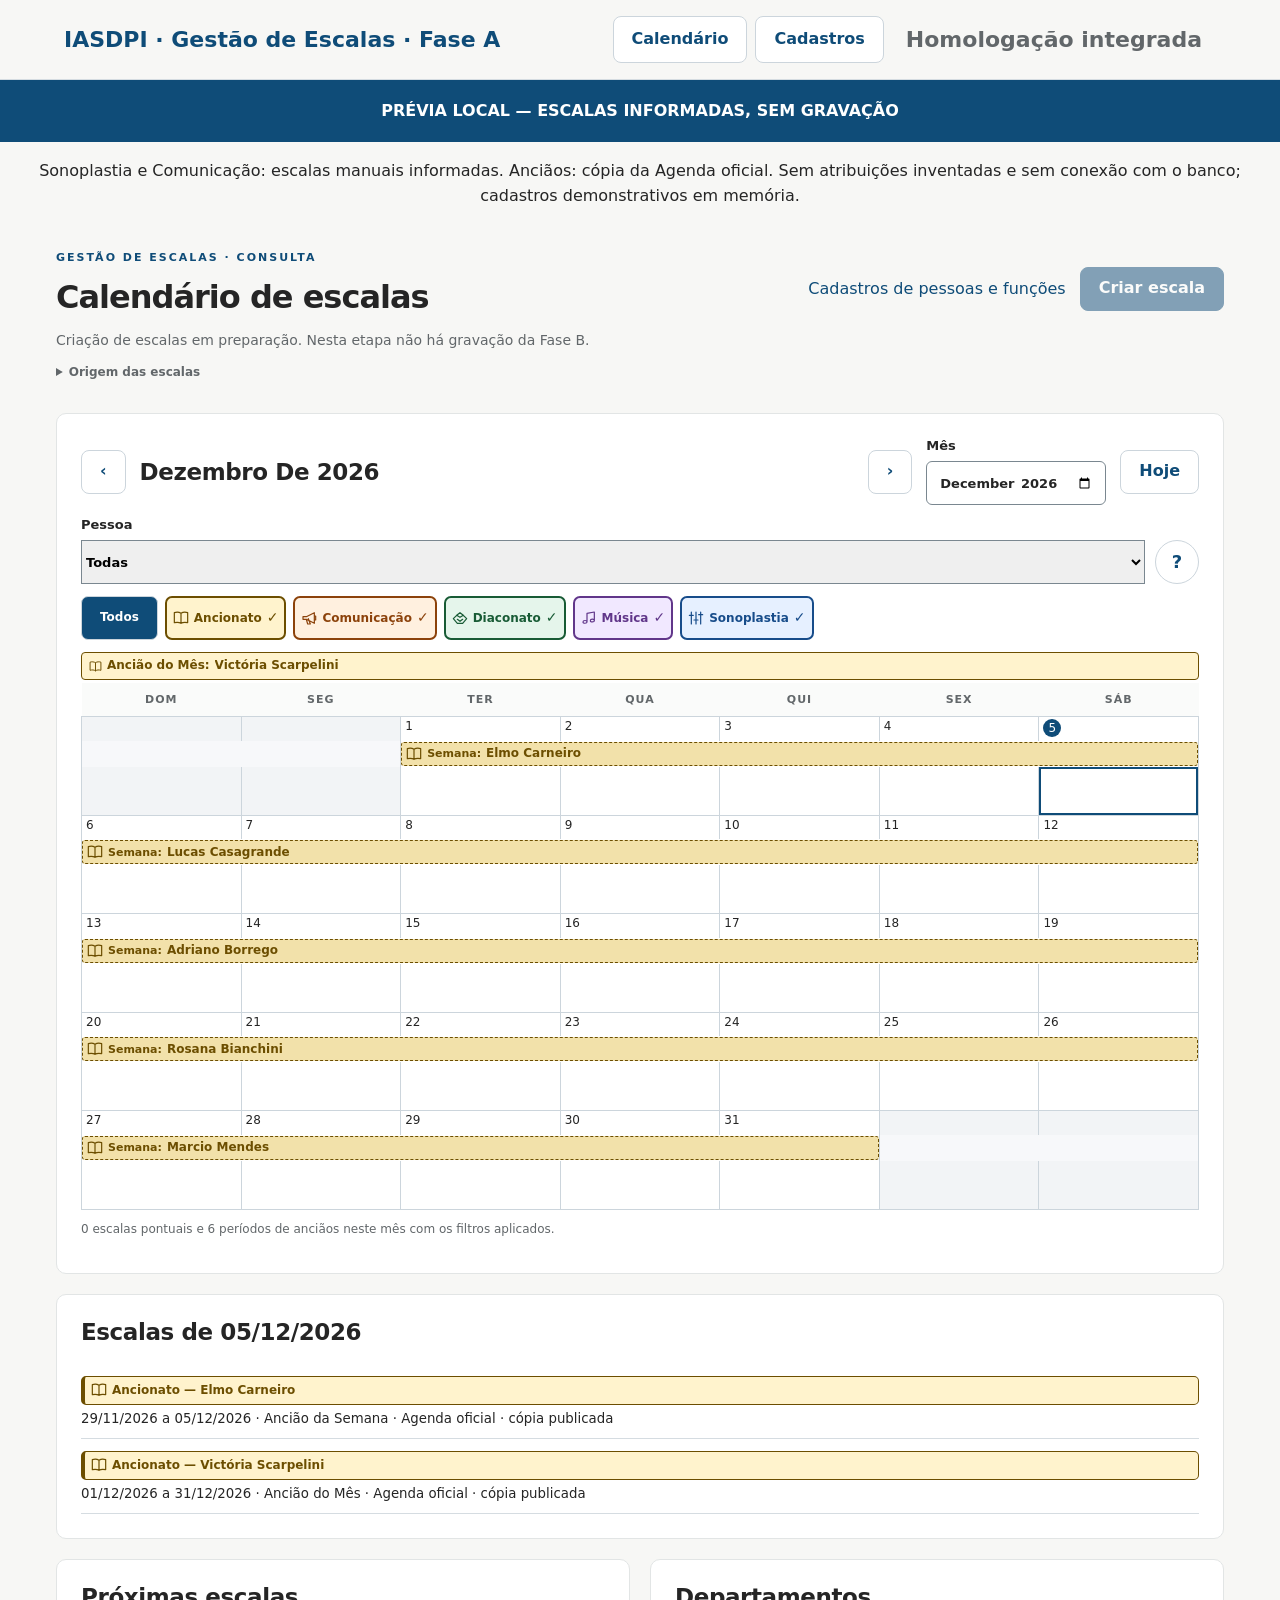
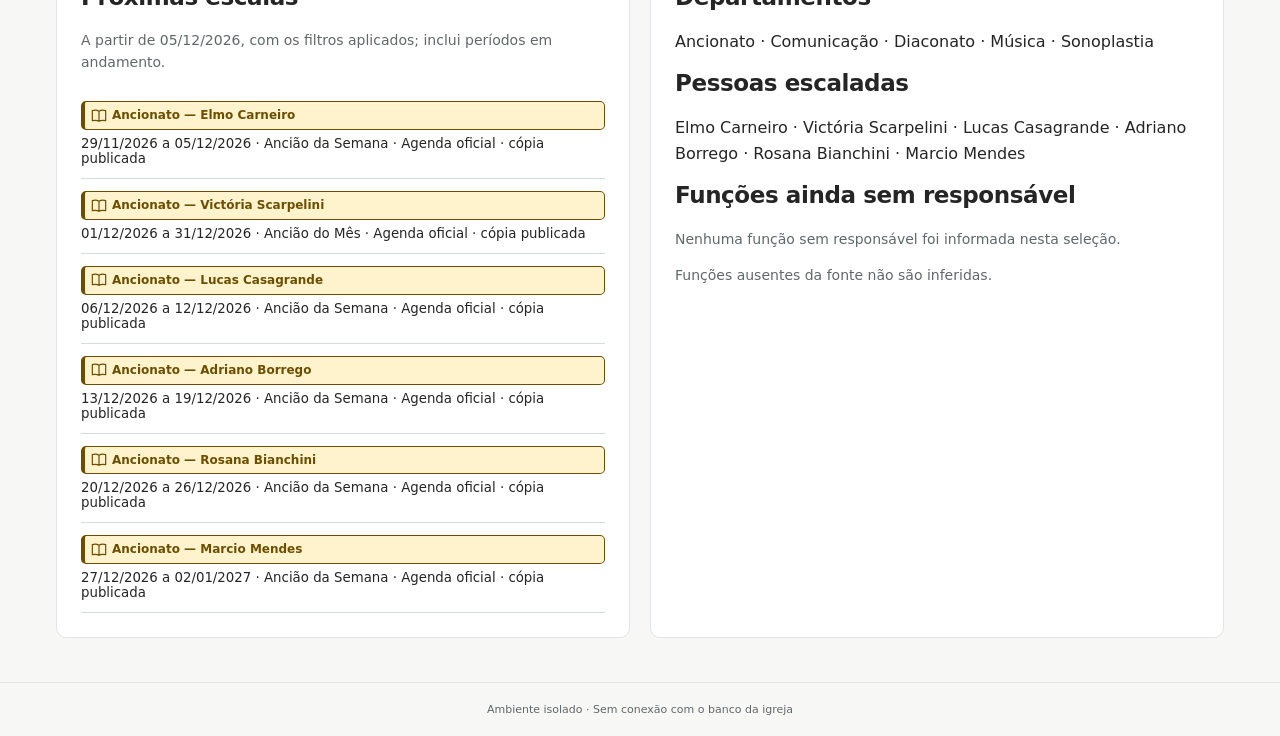
<file: index.html>
<!doctype html><html lang="pt-BR"><head><meta charset="utf-8">
<meta name="viewport" content="width=device-width, initial-scale=1, viewport-fit=cover">
<meta http-equiv="Content-Security-Policy" content="default-src 'none'; script-src 'self'; style-src 'self'; connect-src 'none'; img-src 'self' data:; font-src 'self'; form-action 'none'; base-uri 'none'; object-src 'none'">
<meta name="referrer" content="no-referrer"><meta name="robots" content="noindex,nofollow">
<title>IASDPI — Prévia local do calendário</title>
<link rel="stylesheet" href="styles.css" integrity="sha256-n+slfXc3bkSQtRDfwwR3ecm4Egu7RjaY1uU4jLZ+zUQ=" crossorigin="anonymous">
<script src="demo.js" integrity="sha256-LlwnTg+rwlrePYK+JWWsW1fnuLlRQoYpcb8u89pxV2g=" crossorigin="anonymous" defer></script></head><body>
<a class="skip-link" href="#app">Ir para os cadastros</a><header class="demo-header"><a href="#schedule-setup">IASDPI · Gestão de Escalas · Fase A</a><nav aria-label="Módulo de escalas"><button type="button" data-demo-view="schedule-calendar">Calendário</button><button type="button" data-demo-view="schedule-setup">Cadastros</button><a href="integrada/">Homologação integrada</a></nav></header>
<p class="demo-label" role="status">PRÉVIA LOCAL — ESCALAS INFORMADAS, SEM GRAVAÇÃO</p>
<p class="demo-description">Sonoplastia e Comunicação: escalas manuais informadas. Anciãos: cópia da Agenda oficial. Sem atribuições inventadas e sem conexão com o banco; cadastros demonstrativos em memória.</p>
<main id="app" tabindex="-1"><p>Carregando demonstração…</p></main><div id="notice" role="status" hidden></div>
<footer>Ambiente isolado · Sem conexão com o banco da igreja</footer></body></html>
</file>
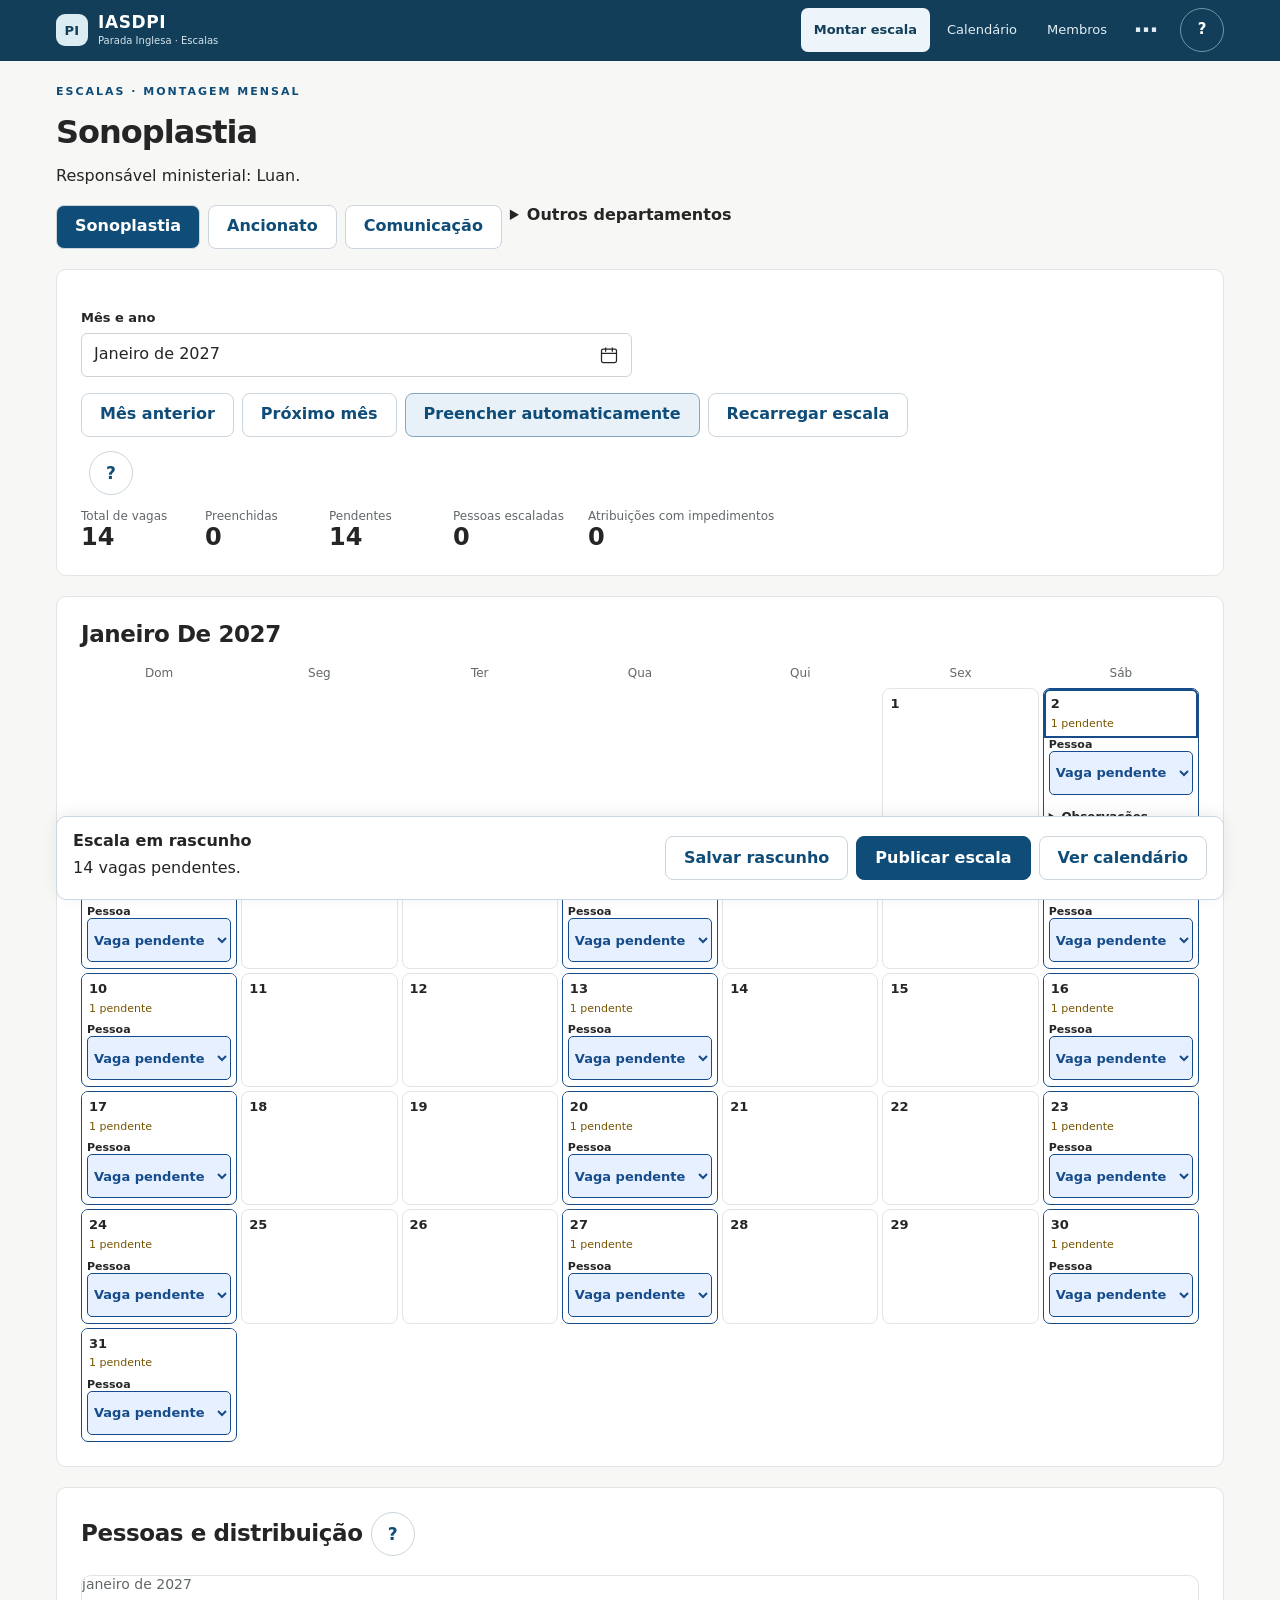
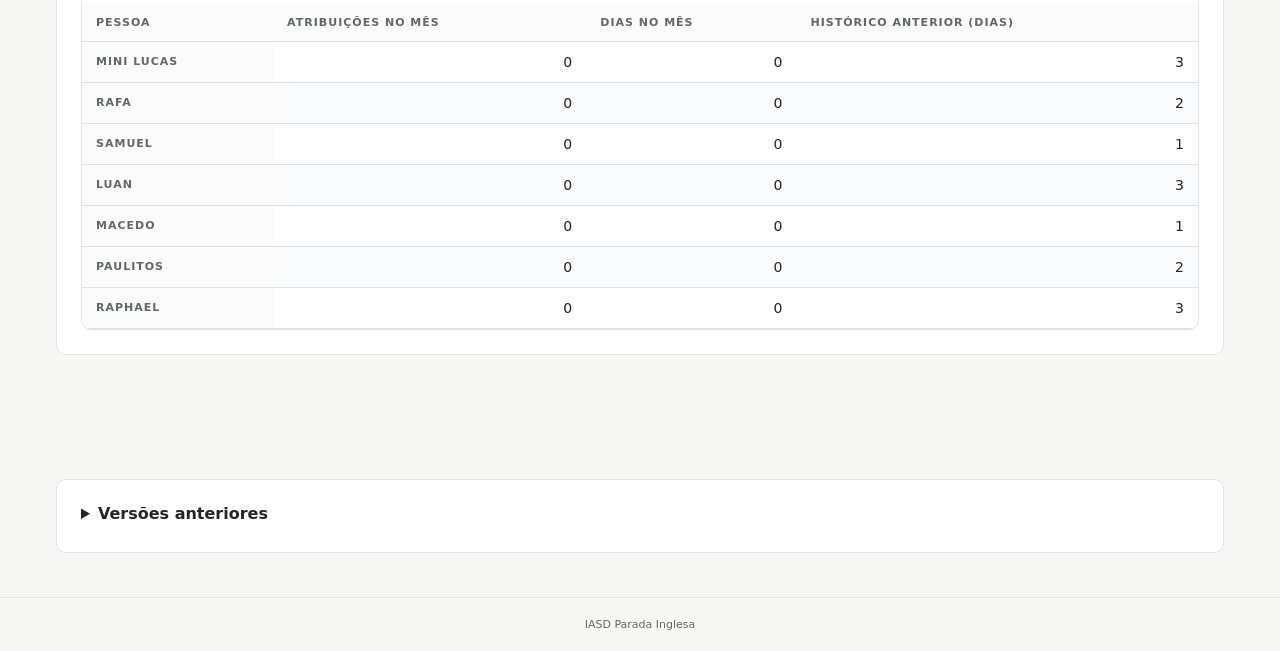
<file: b12/index.html>
<!doctype html><html lang="pt-BR"><head><meta charset="utf-8">
<meta name="viewport" content="width=device-width, initial-scale=1, viewport-fit=cover">
<meta http-equiv="Content-Security-Policy" content="default-src 'none'; script-src 'sha256-ZTXLLQ2fzNePTCBH1y95BYrR03YkthX5OjQyRcPsqdQ='; style-src 'sha256-UwYA6RG7FRqSgz30gFbEpywn8l23WUKaDiLlQJc/5N8='; connect-src 'none'; img-src 'self' data:; font-src 'self'; form-action 'none'; base-uri 'none'; object-src 'none'">
<meta name="referrer" content="no-referrer"><meta name="robots" content="noindex,nofollow">
<title>IASDPI · Gestão de escalas</title>
<style>:root{--bg:#f7f7f5;--ink:#252525;--blue:#0f4c78;--green:#4f7a5a;--yellow:#d0a343;--red:#a94442;--muted:#62676a;--line:#e2e5e5;--white:#fff;font-family:system-ui,-apple-system,BlinkMacSystemFont,"Segoe UI",sans-serif;color:var(--ink);background:var(--bg);font-size:16px;font-synthesis:none}*{box-sizing:border-box}body{margin:0}button,input,textarea{font:inherit}button,a,input,textarea,summary{-webkit-tap-highlight-color:transparent}a{color:var(--blue);text-decoration:none}button{min-height:44px;border:1px solid #ccd5dc;border-radius:8px;background:white;color:var(--blue);padding:10px 18px;cursor:pointer;font-weight:600;line-height:1.3}button:hover{background:#eef3f6}button:disabled{opacity:.5;cursor:default}.primary{background:var(--blue);color:white;border-color:var(--blue)}.primary:hover{background:#0b3c61}.danger-text{color:var(--red)}:focus-visible{outline:3px solid #d0a343;outline-offset:3px}.header{max-width:1240px;padding:24px 40px;margin:auto;display:flex;align-items:center;justify-content:space-between;gap:30px;border-bottom:1px solid var(--line)}.brand{display:flex;align-items:center;gap:12px;font-size:21px;letter-spacing:1px;font-weight:750}.brand-mark{display:grid;place-items:center;border:1px solid #b5c8d5;background:#eaf0f4;border-radius:10px;width:42px;height:46px;font-family:Georgia,serif;font-size:30px}.brand small{display:block;font-size:11px;letter-spacing:.4px;font-weight:450;color:var(--muted);margin-top:2px}nav{display:flex;gap:8px}nav a{padding:11px 14px;border-radius:7px;color:var(--muted);font-size:14px;font-weight:600}nav a.selected{color:var(--blue);background:#e8eef2}main{max-width:1160px;margin:auto;padding:42px 32px 70px}h1,h2,h3,p{margin-top:0}h1{font-size:32px;letter-spacing:-1px;font-weight:650;line-height:1.2;margin-bottom:12px}h2{font-size:23px;letter-spacing:-.4px;font-weight:650}h3{font-size:21px;margin-bottom:6px}p{line-height:1.6}.eyebrow{font-size:11px;letter-spacing:2px;color:var(--blue);font-weight:750;margin-bottom:12px}.muted{color:var(--muted);font-size:14px}.page-heading{display:flex;align-items:center;justify-content:space-between;gap:20px;margin-bottom:30px}.page-heading p:last-child{margin-bottom:0}.featured{display:flex;justify-content:space-between;gap:30px;border:1px solid var(--line);border-radius:14px;background:white;padding:36px 40px;box-shadow:0 4px 20px #1e384604}.featured h2{font-size:32px;margin-bottom:8px}.date{text-transform:capitalize;color:var(--muted)}.large-time{font-size:34px;font-variant-numeric:tabular-nums;letter-spacing:-1px;margin-bottom:24px}.large-time span{color:#a3acb2;padding:0 12px}.featured-aside{min-width:210px;display:flex;flex-direction:column;align-items:center;justify-content:center;border-left:1px solid var(--line);gap:12px;color:var(--muted);font-size:14px}.featured-aside strong{font-size:56px;font-weight:500;color:var(--blue)}.featured-aside .eyebrow{margin:0}.section{margin-top:36px}.section-heading{display:flex;justify-content:space-between;align-items:center;gap:20px;margin:24px 0 14px}.section-heading h2{margin:0}.actions{display:flex;gap:12px;align-items:center;flex-wrap:wrap}.badge{display:inline-block;padding:6px 10px;border-radius:5px;font-size:12px;font-weight:600;white-space:nowrap}.badge.good{background:#edf3ed;color:#385b40}.badge.warning{background:#fbf2d9;color:#79580c}.badge.critical{background:#faeae8;color:#923b39}.badge.neutral{background:#eef0f0;color:#5c6468}.table-scroll{overflow:auto;background:white;border:1px solid var(--line);border-radius:10px}table{width:100%;border-collapse:collapse;text-align:left;font-size:14px}th{font-size:11px;text-transform:uppercase;letter-spacing:1px;color:var(--muted);padding:17px 20px;background:#fafbfa;white-space:nowrap}td{padding:18px 20px;border-top:1px solid var(--line)}td strong{font-weight:600}td small{display:block;margin-top:6px;color:var(--muted);font-size:12px;white-space:nowrap}.row-actions{white-space:nowrap}.row-actions button{margin:3px;font-size:12px;padding:8px 12px;min-height:40px}.empty{padding:54px 24px;border:1px dashed #c7d3da;text-align:center;border-radius:12px;color:var(--muted);background:#fcfcfa}.empty h2{color:var(--ink)}.empty button{margin:5px}.panel{background:white;border:1px solid var(--line);padding:24px;border-radius:10px;margin-bottom:20px}.form-grid{display:grid;grid-template-columns:2fr 1.4fr 1fr 1fr;gap:20px}.form-grid p{margin:0;grid-column:1/-1}label{display:flex;flex-direction:column;gap:8px;font-size:13px;font-weight:600}input,textarea{width:100%;padding:11px 12px;min-height:44px;border:1px solid #cdd3d6;border-radius:6px;background:white;color:var(--ink);font-size:16px}textarea{resize:vertical}summary{cursor:pointer;font-weight:600;min-height:24px}.team{grid-template-columns:repeat(4,1fr);margin-top:24px}.team-read{display:grid;grid-template-columns:repeat(4,1fr);gap:24px}dt{font-size:12px;color:var(--muted)}dd{margin:6px 0 0}.item-editor{border:1px solid var(--line);border-radius:10px;padding:20px;background:white;margin:18px 0}.item-editor legend{font-size:12px;font-weight:700;color:var(--blue);padding:0 8px}.item-fields{display:grid;grid-template-columns:1fr 2fr 1.5fr 1fr 1fr;gap:16px}.item-fields label:last-child{grid-column:1/-1}.item-controls{display:flex;gap:8px;margin-top:16px}.item-controls button{font-size:12px;min-height:38px}.item-controls .danger-text{margin-left:auto}.form-footer{margin:28px 0}.checkbox{flex-direction:row;align-items:center}.checkbox input{width:18px;min-height:18px;accent-color:var(--blue)}.planned-bar{display:flex;justify-content:space-between;align-items:center;margin-bottom:24px;font-size:14px;color:var(--muted)}.planned-bar strong{color:var(--ink);margin-left:8px;font-variant-numeric:tabular-nums}.metrics{display:grid;grid-template-columns:repeat(3,1fr);padding:24px 0;border-top:1px solid var(--line);border-bottom:1px solid var(--line)}.metrics>div{display:flex;flex-direction:column;padding-left:24px;border-left:1px solid var(--line);gap:5px}.metrics>div:first-child{border:0;padding-left:0}.metrics span{font-size:11px;letter-spacing:1.2px;color:var(--muted)}.metrics strong{font-size:36px;font-weight:650;letter-spacing:-1px;font-variant-numeric:tabular-nums}.metrics small{color:var(--muted);font-size:12px}.good{color:var(--green)}.warning{color:#906809}.critical{color:var(--red)}.context-line{font-size:13px;color:var(--muted);padding:12px 0;margin-bottom:12px}.current-activity{padding:32px;background:white;border:1px solid #d8e2e9;border-left:4px solid var(--blue);border-radius:10px}.current-activity h2{font-size:42px;line-height:1.15;letter-spacing:-1px;margin-bottom:12px;font-weight:650}.responsible{font-size:20px;color:var(--muted);margin-bottom:24px}.current-details{display:flex;gap:50px;margin-bottom:22px}.current-details>div{display:flex;flex-direction:column;gap:6px}.current-details span{font-size:12px;color:var(--muted)}.current-details strong{font-size:18px;font-weight:600;font-variant-numeric:tabular-nums}.current-activity>p:last-child{margin-bottom:0}.next-activity{display:flex;align-items:center;gap:26px;padding:24px 0;border-bottom:1px solid var(--line)}.next-activity>.eyebrow{margin:0;min-width:90px}.next-activity div{flex:1}.next-activity p{margin:0;color:var(--muted);font-size:14px}.next-activity>strong{font-size:22px;font-weight:550}.execution-actions{display:flex;gap:12px;margin-top:24px;flex-wrap:wrap}.execution-actions .big{flex:1;min-height:60px;font-size:18px}.pause-note{background:#fbf2d9;padding:14px;border-radius:8px;font-size:14px;margin-top:16px}.timeline{list-style:none;margin:0;padding:0}.block-label{font-size:11px;letter-spacing:1px;color:var(--blue);font-weight:750;text-transform:uppercase;padding:18px 0 12px}.timeline-row{display:flex;align-items:center;gap:18px;border-top:1px solid var(--line);padding:18px 10px}.timeline-row.active{background:#ebf1f5;border-radius:8px;border-color:transparent}.timeline-symbol{color:var(--green);width:20px}.timeline-time{font-size:16px;font-variant-numeric:tabular-nums;color:var(--ink);width:48px}.timeline-time small{display:block;color:var(--muted);font-size:12px;margin-top:6px}.timeline-content{display:flex;flex:1;flex-direction:column;gap:5px;min-width:0}.timeline-content strong{font-weight:600;font-size:16px}.timeline-content span,.timeline-content small{font-size:12px;color:var(--muted)}.notes-grid{display:grid;grid-template-columns:1fr 1fr;gap:20px;margin-bottom:16px}.summary-grid{display:grid;grid-template-columns:repeat(4,1fr);gap:0;border:1px solid var(--line);border-radius:10px;background:white;padding:8px 20px}.summary-grid>div{display:flex;flex-direction:column;gap:8px;padding:20px 10px}.summary-grid span{font-size:12px;color:var(--muted)}.summary-grid strong{font-size:24px;font-weight:600}footer{text-align:center;font-size:12px;color:#737b7f;padding:20px;border-top:1px solid var(--line)}#notice{position:fixed;bottom:24px;left:50%;transform:translateX(-50%);padding:16px 24px;max-width:90vw;background:var(--blue);color:white;border-radius:8px;box-shadow:0 4px 24px #0002;z-index:100;font-size:14px}#notice.error{background:var(--red)}dialog{border:1px solid var(--line);border-radius:12px;padding:30px;max-width:480px;width:calc(100% - 32px)}dialog::backdrop{background:#14283655}dialog .actions{margin-top:24px}dialog p{font-size:14px;color:var(--muted)}
@media(min-width:1200px){main{padding-left:0;padding-right:0}}
@media(max-width:900px){.header{padding:20px 24px;flex-direction:column;gap:20px;align-items:flex-start}nav{width:100%;justify-content:space-between}nav a{font-size:13px;padding:10px}.featured{padding:28px}.form-grid,.team{grid-template-columns:repeat(2,1fr)}.item-fields{grid-template-columns:repeat(2,1fr)}.item-fields label:nth-child(2){grid-column:2}.item-fields label:last-child{grid-column:1/-1}.team-read{grid-template-columns:repeat(2,1fr)}.summary-grid{grid-template-columns:repeat(2,1fr)}.current-activity h2{font-size:36px}}
@media(max-width:600px){.header{padding:16px 18px;gap:16px}.brand{font-size:19px}.brand-mark{height:38px;width:36px}nav{gap:0}nav a{font-size:11px;padding:10px 7px;min-height:38px}main{padding:28px 18px 50px}h1{font-size:27px}.page-heading{align-items:flex-start;flex-direction:column;margin-bottom:24px;gap:16px}.page-heading>button{align-self:stretch}.page-heading .muted{font-size:13px}.featured{padding:24px;display:block}.featured h2{font-size:27px}.featured-aside{display:none}.large-time{font-size:30px}.actions button{flex:1}.section-heading{align-items:flex-start;flex-direction:column;gap:10px}.section-heading .muted{font-size:12px}.form-grid{grid-template-columns:1fr 1fr;padding:18px;gap:16px}.form-grid>label:first-child{grid-column:1/-1}.team{padding:0;grid-template-columns:1fr 1fr}.team>label:first-child{grid-column:auto}.panel{padding:18px}.item-editor{padding:16px}.item-fields{gap:12px}.item-fields label:first-child,.item-fields label:nth-child(2),.item-fields label:nth-child(3){grid-column:1/-1}.item-controls{gap:6px}.item-controls button{padding:8px;min-height:42px}.checkbox{font-size:12px}.planned-bar{font-size:12px}.metrics{padding:20px 0}.metrics>div{padding-left:12px}.metrics span{font-size:9px;letter-spacing:.5px;min-height:24px;line-height:1.5}.metrics strong{font-size:27px;letter-spacing:-.8px}.metrics small{font-size:10px}.current-activity{padding:24px 20px}.current-activity h2{font-size:34px;overflow-wrap:anywhere}.responsible{font-size:18px}.current-details{gap:22px;flex-wrap:wrap}.current-details strong{font-size:16px}.current-details span{font-size:11px}.next-activity{gap:14px}.next-activity>.eyebrow{min-width:55px;font-size:9px;letter-spacing:1px}.next-activity h3{font-size:18px}.next-activity>strong{font-size:20px}.execution-actions .big{flex-basis:100%;min-height:64px}.execution-actions>button:not(.big){flex:1}.timeline-row{gap:12px;padding:16px 6px;flex-wrap:wrap}.timeline-content{flex-basis:calc(100% - 105px)}.timeline-row>.badge{margin-left:80px}.timeline-content strong{font-size:15px}.timeline-time{font-size:14px}.notes-grid{grid-template-columns:1fr}.summary-grid{padding:4px 10px}.summary-grid>div{padding:16px 10px}.summary-grid strong{font-size:22px}th,td{padding:14px}footer{font-size:11px}.context-line{font-size:12px}}
@media(prefers-reduced-motion:reduce){*{scroll-behavior:auto!important}}

.notes-grid label{margin-bottom:8px}
@media(max-width:600px){.execution-actions .big{position:fixed;bottom:14px;left:18px;right:18px;width:calc(100% - 36px);z-index:10;box-shadow:0 4px 20px #17354b30}body:has(.execution-actions){padding-bottom:92px}.execution-actions>button:not(.big){margin-top:0}}

.demo-banner{max-width:1160px;margin:16px auto 0;padding:12px 20px;background:#eaf0f4;border-radius:8px;color:#0f4c78;font-size:12px;text-align:center}@media(max-width:1200px){.demo-banner{margin:16px 18px 0}}
.form-note{padding:16px 20px;background:#fbf2d9;border-radius:8px;font-size:13px;color:#79580c}.actual-row{display:grid;grid-template-columns:1.3fr 1fr;gap:24px;border:1px solid var(--line);border-radius:10px;padding:22px 24px;margin:18px 0;background:white}.actual-row legend{padding:0 8px;font-size:12px;color:var(--blue);font-weight:600}.actual-description h3{font-size:18px;font-weight:400;line-height:1.4;margin-bottom:6px}.actual-description p{font-size:13px;color:var(--muted);margin-bottom:8px}.actual-description .badge{display:block;width:fit-content;margin-top:10px}.actual-inputs{display:grid;grid-template-columns:1fr 1fr;gap:14px;align-content:center}.actual-difference{grid-column:1/-1;font-size:12px}.manual-actions{margin:28px 0}.manual-actions button{min-height:52px}@media(max-width:600px){.actual-row{grid-template-columns:1fr;padding:18px;gap:18px}.actual-description h3{font-size:17px}.manual-actions button{flex-basis:100%}}
.adherence-section .table-scroll{margin-top:20px}.adherence-section .metrics strong{font-size:30px}.adherence-section>p:last-child{font-size:12px;margin-top:12px}@media(max-width:600px){.adherence-section .metrics strong{font-size:25px}}

.actual-time-field{min-width:0}.actual-time-field button{margin-top:8px;font-size:12px;padding:6px 12px}.actual-time-field input{min-width:0}

.activity-details{display:grid;grid-template-columns:1.2fr 1fr;gap:12px;margin-top:12px}.activity-details label{font-size:12px;gap:5px}.activity-details input,.activity-details select{font:inherit;font-size:13px;min-height:36px;padding:7px 9px;width:100%;border:1px solid #cdd3d6;border-radius:6px;background:white;color:var(--ink)}.activity-details input[name="responsible-name"]{margin-top:6px}.activity-details [hidden]{display:none}@media(max-width:420px){.activity-details{grid-template-columns:1fr 1fr;gap:8px}}
@media(max-width:600px){nav{flex-wrap:wrap;justify-content:flex-start}.activity-details{grid-template-columns:minmax(0,1.2fr) minmax(0,1fr)}.activity-details>div,.activity-details label{min-width:0}.actual-inputs{grid-template-columns:minmax(0,1fr) minmax(0,1fr)}}
/* Melhorias incrementais de navegação e formulários. */
.sr-only{position:absolute;width:1px;height:1px;padding:0;margin:-1px;overflow:hidden;clip:rect(0,0,0,0);white-space:nowrap;border:0}.skip-link{position:absolute;top:8px;left:16px;transform:translateY(-160%);padding:12px 18px;background:var(--blue);color:white;border-radius:6px;z-index:200}.skip-link:focus{transform:none}.page-heading>.actions{justify-content:flex-end;max-width:440px}.badge.complete{background:#e8eef2;color:var(--blue)}.featured-meta{display:flex;gap:12px;align-items:center;flex-wrap:wrap;margin-bottom:14px}.featured-meta .date{margin:0}.required-marker{color:var(--blue);margin-left:3px}.field-label{line-height:1.4}.ready-help{flex-basis:100%;margin:0;font-size:12px}.field-error{font-size:12px;color:var(--red);font-weight:400;line-height:1.5}[aria-invalid="true"]{border-color:var(--red);background:#fffafa}.form-error{padding:12px 16px;background:#faeae8;color:#923b39;border-radius:6px;font-size:13px}.item-editor{padding:16px 20px;margin:12px 0;min-width:0}.item-details summary{display:flex;align-items:center;gap:12px;list-style:none;min-height:48px}.item-details summary::-webkit-details-marker{display:none}.item-details summary::before{content:'›';font-size:24px;line-height:1;color:var(--blue);transition:transform .12s}.item-details[open] summary::before{transform:rotate(90deg)}.item-overview{flex:1;min-width:0;display:flex;flex-direction:column;gap:5px}.item-overview-title{font-weight:600;font-size:15px;overflow-wrap:anywhere}.item-overview-responsible{font-size:12px;color:var(--muted);font-weight:400}.item-edit-label{font-size:12px;color:var(--blue)}.item-details .item-fields{padding-top:18px}.item-controls{margin-top:12px}.item-controls button{min-height:44px}.item-fields>label,.form-grid>label{min-width:0}select{font:inherit}:focus-visible{outline-offset:2px}main:focus{outline:none}.row-actions{white-space:normal;min-width:240px}.row-actions button{min-height:44px}.activity-details input,.activity-details select{min-height:40px}footer{color:var(--muted);font-size:11px}
@media(max-width:900px){.page-heading{align-items:flex-start}.page-heading>.actions{max-width:360px}.featured-aside{min-width:160px}.featured{gap:20px}.item-overview-title{font-size:14px}.table-scroll{max-width:100%}}
@media(max-width:600px){nav{display:grid;grid-template-columns:repeat(3,minmax(0,1fr));gap:4px}nav a{display:flex;align-items:center;justify-content:center;text-align:center;min-height:44px;font-size:12px;padding:8px 6px;line-height:1.3}.header{gap:14px}.page-heading>.actions{width:100%;max-width:none}.page-heading>.actions button{flex:1 1 145px}.item-editor{padding:12px 14px}.item-controls{flex-wrap:wrap}.item-controls button{font-size:12px;padding:8px 10px}.item-controls .danger-text{margin-left:0}.item-fields{grid-template-columns:minmax(0,1fr) minmax(0,1fr)}.item-fields label:first-child,.item-fields label:nth-child(2),.item-fields label:nth-child(3){grid-column:1/-1}.item-details summary{gap:9px}.form-grid{grid-template-columns:minmax(0,1fr) minmax(0,1fr)}.ready-help{line-height:1.5}.form-footer>.primary{width:100%}.team-read{gap:16px}.team-read dd{overflow-wrap:anywhere}.actual-row{gap:16px}.large-time{font-size:28px}.row-actions{min-width:200px}.featured-meta .date{font-size:14px}}
@media(prefers-reduced-motion:reduce){.item-details summary::before{transition:none}}

.manual-actions{justify-content:flex-end;gap:12px}.manual-actions button{min-height:52px}.manual-actions .primary{padding-inline:24px}@media(max-width:600px){.manual-actions{flex-direction:column;align-items:stretch}.manual-actions button{width:100%;flex-basis:auto;min-height:54px}.manual-actions [name="finalize"]{order:-1}.actual-time-field button{min-height:44px;width:100%}.actual-time-field input{font-size:16px;min-height:48px}.activity-details input,.activity-details select{font-size:16px;min-height:44px}.actual-row{padding:16px;gap:16px}}@media(max-width:360px){.actual-inputs,.activity-details{grid-template-columns:minmax(0,1fr)}.actual-description h3{font-size:16px}}

.actual-row-actions{grid-column:1/-1;display:flex;gap:10px;flex-wrap:wrap;padding-top:8px;border-top:1px solid var(--line)}.actual-row-actions button{font-size:12px;min-height:40px;padding:8px 12px}.actual-description>[for],.actual-description>label{margin-bottom:8px}.actual-row[data-extra]{border-left:3px solid var(--blue)}@media(max-width:600px){.actual-row-actions button{width:100%;min-height:44px}.actual-row[data-extra] .actual-description>label input{font-size:16px}}

.agenda-filters{display:flex;align-items:flex-end;gap:24px;flex-wrap:wrap}.agenda-filters>label:first-child{min-width:220px}.agenda-filters select{font:inherit;border:1px solid #cdd3d6;border-radius:6px;background:white;color:var(--ink);padding:10px 12px;min-height:44px}.agenda-filters .checkbox{min-height:44px}.agenda-filters>.badge{margin-left:auto;margin-bottom:7px}.agenda-calendar{background:white;border:1px solid var(--line);border-radius:12px;padding:20px}.agenda-month{display:flex;align-items:center;justify-content:space-between;gap:12px;margin-bottom:20px}.agenda-month h2{margin:0;text-transform:capitalize;font-size:23px;text-align:center}.agenda-month button{font-size:24px;min-width:44px;padding:4px 14px}.calendar-weekdays,.calendar-days{display:grid;grid-template-columns:repeat(7,minmax(0,1fr));gap:6px}.calendar-weekdays{margin-bottom:8px;color:var(--muted);font-size:12px;text-align:center}.calendar-day{min-height:100px;min-width:0;text-align:left;display:flex;flex-direction:column;gap:7px;justify-content:flex-start;padding:10px;border-color:var(--line);color:var(--ink);font-weight:400}.calendar-number{font-weight:600;font-size:14px}.calendar-person{font-size:12px;line-height:1.4;overflow-wrap:anywhere;color:var(--blue)}.calendar-day.scheduled{background:#eef3f6;border-color:#c6d7e3}.calendar-day.selected-day{outline:2px solid var(--blue);outline-offset:-2px}.calendar-day[aria-current="date"] .calendar-number{text-decoration:underline;text-underline-offset:4px}.agenda-selected{margin-top:18px;margin-bottom:0}.agenda-selected .eyebrow{display:block;margin-bottom:10px}.agenda-selected h2{font-size:19px;text-transform:capitalize;margin-bottom:10px}.agenda-selected p{margin-bottom:0}.agenda-list{list-style:none;padding:0;margin:0;border:1px solid var(--line);border-radius:10px;background:white;overflow:hidden}.agenda-list li+li{border-top:1px solid var(--line)}.agenda-list button{width:100%;border:0;border-radius:0;text-align:left;display:flex;justify-content:space-between;align-items:center;gap:20px;padding:18px 20px;font-size:14px;font-weight:400;color:var(--ink)}.agenda-list button span{text-transform:capitalize}.agenda-list strong{font-weight:600;color:var(--blue)}@media(max-width:900px){.header nav{flex-wrap:wrap;justify-content:flex-start;gap:4px}.calendar-day{min-height:94px;padding:8px}}@media(max-width:600px){.header nav{display:grid;grid-template-columns:repeat(3,minmax(0,1fr))}.agenda-filters{gap:12px;padding:16px}.agenda-filters>label:first-child{width:100%;min-width:0}.agenda-filters>.badge{margin-left:0}.agenda-calendar{padding:12px 8px}.agenda-month h2{font-size:19px}.calendar-weekdays,.calendar-days{gap:3px}.calendar-weekdays{font-size:10px}.calendar-day{padding:6px 4px;min-height:90px}.calendar-person{font-size:10px;display:-webkit-box;-webkit-line-clamp:3;-webkit-box-orient:vertical;overflow:hidden}.calendar-number{font-size:13px}.agenda-list button{flex-direction:column;align-items:flex-start;gap:7px;padding:14px 16px}.agenda-selected{padding:16px}.agenda-selected h2{font-size:17px}}
.agenda-source{line-height:1.7}.agenda-toolbar{padding:20px}.agenda-toolbar .agenda-month{margin-bottom:16px}.agenda-controls{display:flex;align-items:flex-end;gap:12px;flex-wrap:wrap}.agenda-controls label{width:190px}.agenda-controls button{min-height:46px}.agenda-view{display:flex;gap:4px;margin-left:auto}.agenda-view [aria-pressed="true"]{background:var(--blue);color:white;border-color:var(--blue)}.agenda-responsibles{display:grid;grid-template-columns:1fr 1fr;gap:16px}.agenda-responsibles .panel{margin-bottom:16px}.agenda-responsibles h2{font-size:23px;margin-bottom:10px;overflow-wrap:anywhere}.agenda-responsibles p:last-child{margin-bottom:0}.agenda-weeks ul{list-style:none;padding:0;margin:16px 0 0}.agenda-weeks li{display:flex;justify-content:space-between;gap:20px;padding:12px 0;border-top:1px solid var(--line);font-size:14px}.agenda-weeks li span{color:var(--muted)}.calendar-event-title{font-size:11px;line-height:1.4;overflow-wrap:anywhere;color:var(--muted)}.church-events{list-style:none;padding:0;margin:0;border:1px solid var(--line);border-radius:10px;overflow:hidden;background:white}.church-events>li{display:grid;grid-template-columns:240px 1fr;gap:20px;padding:20px}.church-events>li+li{border-top:1px solid var(--line)}.church-event-date{display:flex;flex-direction:column;gap:9px;font-size:13px;color:var(--muted)}.church-event-date strong{color:var(--blue);font-size:15px}.church-event-body{min-width:0}.church-event-body h3{font-size:19px;font-weight:600;margin-bottom:8px;overflow-wrap:anywhere}.church-event-body p{font-size:13px;color:var(--muted);margin-bottom:8px;overflow-wrap:anywhere}.agenda-flags{display:flex;flex-wrap:wrap;gap:6px;margin-top:8px}.agenda-flags .badge{white-space:normal}.agenda-filters select{max-width:100%}.agenda-filters>label{max-width:100%}@media(max-width:900px){.church-events>li{grid-template-columns:190px 1fr}.agenda-weeks li{flex-direction:column;gap:6px}.agenda-responsibles h2{font-size:20px}}@media(max-width:600px){.agenda-controls>label{width:100%}.agenda-controls{gap:10px}.agenda-controls>button{flex:1}.agenda-view{width:100%;margin-left:0}.agenda-view button{flex:1}.agenda-toolbar{padding:16px}.agenda-responsibles{grid-template-columns:1fr;gap:0}.agenda-responsibles .panel{padding:18px}.church-events>li{grid-template-columns:minmax(0,1fr);gap:12px;padding:16px}.church-event-date{gap:6px}.calendar-event-title{display:none}.agenda-filters>label{width:100%;min-width:0}.agenda-source{font-size:12px}.agenda-month h2{font-size:18px}.agenda-weeks li span{overflow-wrap:anywhere}.agenda-weeks li{font-size:13px}.agenda-controls input{font-size:16px}}

#backup-restore-form{display:grid;gap:16px}#backup-restore-form input[type="file"]{max-width:100%;font-size:13px}#cloud-login-form input{min-width:0}@media(max-width:600px){#backup-export-form button,#backup-restore-form button,#cloud-login-form button{width:100%}}

/* Hierarquia: pastor acima dos anciãos, com departamentos em cada grupo. */
.organization{max-width:1100px;margin:0 auto}.organization-pastor{position:relative;max-width:360px;margin:0 auto;padding:24px;text-align:center;border:1px solid var(--blue);border-radius:12px;background:var(--blue);color:white}.organization-pastor .eyebrow{color:inherit;opacity:.85}.organization-pastor h2{color:inherit;font-size:28px;margin:8px 0}.organization-pastor p{font-size:13px;margin:0;line-height:1.5}.organization-level{position:relative;margin:0;padding:40px 0 22px;text-align:center;font-size:14px;color:var(--muted)}.organization-level::before{content:"";position:absolute;top:0;left:50%;height:28px;border-left:2px solid var(--line)}.organization-elders{list-style:none;padding:0;margin:0;display:grid;grid-template-columns:repeat(3,minmax(0,1fr));gap:20px}.organization-elder{min-width:0;background:white;border:1px solid var(--line);border-top:3px solid var(--blue);border-radius:10px;overflow:hidden}.organization-elder-heading{padding:20px 20px 14px}.organization-elder-heading .eyebrow{font-size:10px;margin-bottom:6px;display:block}.organization-elder h2{font-size:22px;margin:0;overflow-wrap:anywhere}.organization-departments{list-style:none;padding:0 20px 12px;margin:0}.organization-departments li{border-top:1px solid var(--line);padding:12px 0;font-size:14px;line-height:1.5;overflow-wrap:anywhere}@media(max-width:900px){.organization-elders{grid-template-columns:repeat(2,minmax(0,1fr));gap:16px}}@media(max-width:600px){.organization-elders{grid-template-columns:minmax(0,1fr)}.organization-pastor{max-width:100%;padding:20px}.organization-level{padding-bottom:18px}.organization-elder-heading{padding:18px 18px 12px}.organization-departments{padding:0 18px 8px}}

[hidden]{display:none!important}.auth-panel{max-width:480px;margin:0 auto}.auth-panel form{display:grid;gap:18px}.auth-panel details{font-size:13px}.auth-panel button{min-height:48px}#auth-logout{align-self:center;min-height:44px}@media(max-width:600px){.auth-panel{padding:20px}.auth-panel input{font-size:16px}}

.users-inline{display:flex;gap:16px;align-items:end;flex-wrap:wrap}.users-inline label{flex:1;min-width:200px}.users-result{padding-top:16px}.users-list{list-style:none;padding:0;margin:0;border:1px solid var(--line);border-radius:10px;background:white}.users-list>li{padding:18px;border-bottom:1px solid var(--line)}.users-list>li:last-child{border-bottom:0}.users-list small{display:block;color:var(--muted);margin-top:6px}.user-access-form{display:grid;grid-template-columns:minmax(180px,1fr) 170px auto auto;align-items:end;gap:16px}.user-access-form strong,.users-inline strong{overflow-wrap:anywhere}.user-access-form select{width:100%;padding:10px;border:1px solid var(--line);border-radius:6px;background:white;min-height:44px}.auth-panel hr{margin:28px 0;border:0;border-top:1px solid var(--line)}#users-invite-link{margin-top:12px}@media(max-width:900px){.user-access-form{grid-template-columns:1fr 1fr}.user-access-form>div{grid-column:1/-1}}@media(max-width:600px){.users-inline{align-items:stretch;flex-direction:column}.users-inline label{min-width:0;width:100%}.user-access-form{grid-template-columns:1fr}.user-access-form button,.users-inline button{width:100%}.user-access-form input,.user-access-form select{font-size:16px}}
.date-correction-json{white-space:pre-wrap;overflow-wrap:anywhere;max-height:20rem;overflow:auto}
#correct-date-dialog{width:min(60rem,95vw);max-height:90vh;overflow:auto}
.activity-status,.subactivities{grid-column:1/-1;min-width:0}.activity-status select{max-width:22rem}
.subactivities:empty{display:none}.subactivity{min-width:0;margin:12px 0 0 18px;padding:14px;border:1px solid #cbd8e1;border-left:4px solid var(--blue);border-radius:8px;background:#f7fafc}.subactivity legend{font-size:13px;color:var(--blue)}.subactivity>label{display:block;margin:10px 0}.subactivities-summary{padding-left:20px;margin:10px 0;font-size:13px;border-left:2px solid #cbd8e1}.subactivities-summary li{margin:8px 0}.subactivities-summary small{display:block}
@media(max-width:600px){.subactivity{margin-left:6px;padding:12px}.subactivity .notes-grid{grid-template-columns:minmax(0,1fr)}.subactivity input{width:100%;min-width:0;font-size:16px}}
.activity-details textarea{font-size:16px;min-height:44px;width:100%;resize:vertical}

/* Lote 1: recuperação local de edição, sem alterar a navegação existente. */
.drafts-notice{max-width:1096px;margin:16px auto;padding:16px 20px;background:#eaf0f4;border:1px solid var(--line);border-radius:8px}.drafts-notice p{font-size:13px;margin:12px 0}.drafts-notice button{margin:4px;max-width:100%;overflow-wrap:anywhere}.draft-feedback,.draft-offer{margin:12px 0}.draft-offer button{margin:4px}.draft-preview{white-space:pre-wrap;overflow-wrap:anywhere;max-height:320px;overflow:auto}@media(max-width:600px){.drafts-notice{margin:12px 18px;padding:14px}.drafts-notice button,.draft-offer button{width:100%;margin:4px 0}}

/* Lote 3: contenção pelo layout, sem esconder overflow do documento. */
.header{flex-wrap:wrap;gap:18px 24px}.header .brand{flex:0 1 auto;min-width:0}.brand-mark{flex-shrink:0}.header nav{flex:1 1 680px;min-width:0;max-width:100%;flex-wrap:wrap;justify-content:flex-end;align-items:center}.header nav a{min-width:0;min-height:44px;display:flex;align-items:center;overflow-wrap:anywhere}.header nav button{flex-shrink:0}
main,.page-heading>*,.section-heading>*,.featured>*,.planned-bar>*,.metrics>div,.summary-grid>div,.notes-grid>*,.actual-description,.actual-inputs,.activity-details>*,.user-access-form>*{min-width:0}
main :is(h1,h2,h3,p,dt,dd,legend,small,strong,.badge,.responsible,.timeline-content){overflow-wrap:anywhere}
button{max-width:100%;white-space:normal;overflow-wrap:anywhere}input,select,textarea{max-width:100%;min-width:0}select{min-height:44px}.badge{white-space:normal}fieldset{min-inline-size:0;max-width:100%}
.form-grid{grid-template-columns:minmax(0,2fr) minmax(0,1.4fr) repeat(2,minmax(0,1fr))}.team,.team-read{grid-template-columns:repeat(4,minmax(0,1fr))}.notes-grid{grid-template-columns:repeat(2,minmax(0,1fr))}.metrics{grid-template-columns:repeat(3,minmax(0,1fr))}.summary-grid{grid-template-columns:repeat(4,minmax(0,1fr))}.actual-row{min-width:0;grid-template-columns:minmax(0,1.3fr) minmax(0,1fr)}.actual-inputs{grid-template-columns:repeat(2,minmax(0,1fr))}.activity-details{grid-template-columns:minmax(0,1.2fr) minmax(0,1fr)}.actual-row-actions button,.activity-details :is(input,select){min-height:44px}
.table-scroll{min-width:0;max-width:100%;overflow-x:auto;overscroll-behavior-x:contain;-webkit-overflow-scrolling:touch}.table-scroll td small{white-space:normal}.table-scroll:focus-visible{outline:3px solid var(--yellow);outline-offset:3px}.table-scroll table{min-width:100%}.timeline-symbol,.timeline-time{flex-shrink:0}.timeline-row>.badge{max-width:100%}.user-access-form{grid-template-columns:minmax(0,1fr) minmax(140px,170px) auto auto}.users-inline label{min-width:min(200px,100%)}
html{scroll-padding-block-end:calc(var(--registration-bar-height,0px) + var(--registration-viewport-inset,0px) + 20px)}
#actuals-form{padding-bottom:calc(var(--registration-bar-height,100px) + var(--registration-viewport-inset,0px) + 24px)}#actuals-form :is(input,select,textarea,button){scroll-margin-block:16px calc(var(--registration-bar-height,0px) + var(--registration-viewport-inset,0px) + 20px)}
.registration-savebar{position:fixed;inset-inline:0;bottom:var(--registration-viewport-inset,0px);z-index:30;display:flex;align-items:center;justify-content:space-between;gap:16px;width:min(100%,1160px);margin-inline:auto;padding:12px 24px calc(12px + env(safe-area-inset-bottom,0px));padding-left:max(24px,env(safe-area-inset-left,0px));padding-right:max(24px,env(safe-area-inset-right,0px));background:var(--white);border:1px solid var(--line);border-bottom:0;border-radius:10px 10px 0 0;box-shadow:0 -3px 16px #17354b12}.registration-savebar p{margin:0;min-width:0;font-size:13px;line-height:1.45;color:var(--muted)}.registration-savebar button{flex:0 0 auto;min-height:48px;max-width:45%}.registration-savebar[data-state="dirty"] p{color:#79580c}.registration-savebar[data-state="error"]{border-top:3px solid var(--red)}.registration-savebar[data-state="error"] p{color:var(--red)}.registration-savebar[data-state="saved"] p{color:#385b40}.registration-savebar[data-state="saving"]{border-top:3px solid var(--blue)}body:has(#actuals-form) #notice{bottom:calc(var(--registration-bar-height,100px) + var(--registration-viewport-inset,0px) + 12px)}
@media(max-width:1100px){.header{align-items:flex-start}.header nav{flex-basis:100%;justify-content:flex-start}}
@media(max-width:900px){.header nav{flex:none;width:100%}.form-grid,.team,.team-read,.summary-grid,.user-access-form{grid-template-columns:repeat(2,minmax(0,1fr))}.user-access-form>div{grid-column:1/-1}.current-activity h2{overflow-wrap:anywhere}}
@media(max-width:600px){.header nav{display:grid;grid-template-columns:repeat(3,minmax(0,1fr))}.header nav a{justify-content:center}.form-grid{grid-template-columns:repeat(2,minmax(0,1fr))}.notes-grid,.actual-row,.user-access-form{grid-template-columns:minmax(0,1fr)}.metrics{grid-template-columns:minmax(0,1fr);gap:16px}.metrics>div,.metrics>div:first-child{border:0;padding:0}.metrics>div+div{border-top:1px solid var(--line);padding-top:16px}.metrics span{min-height:0}.metrics strong,.adherence-section .metrics strong{font-size:28px}.metrics small{font-size:12px}.actual-inputs{grid-template-columns:repeat(2,minmax(0,1fr))}.actual-description h3{font-size:17px}.current-activity h2{font-size:30px}.activity-details{grid-template-columns:minmax(0,1fr)}.actual-time-field input{font-variant-numeric:tabular-nums;padding-inline:8px}.timeline-row>.badge{margin-left:0}.planned-bar{flex-wrap:wrap;gap:10px}.execution-actions .big{min-height:56px;bottom:calc(12px + env(safe-area-inset-bottom,0px))}.registration-savebar{gap:12px;padding:10px 16px calc(10px + env(safe-area-inset-bottom,0px));padding-left:max(16px,env(safe-area-inset-left,0px));padding-right:max(16px,env(safe-area-inset-right,0px))}.registration-savebar p{font-size:12px}.registration-savebar button{flex-basis:138px;padding:10px 12px}.manual-actions [name="finalize"]{order:0}.manual-actions{gap:16px}.notes-grid label{gap:8px}.subactivity .notes-grid{grid-template-columns:minmax(0,1fr)}}
@media(max-width:600px){input,select,textarea{font-size:16px}.execution-actions .big{bottom:calc(12px + env(safe-area-inset-bottom,0px) + var(--registration-viewport-inset,0px))}body:has(.execution-actions){padding-bottom:calc(var(--registration-bar-height,64px) + var(--registration-viewport-inset,0px) + env(safe-area-inset-bottom,0px) + 40px)}body:has(.execution-actions) #notice{bottom:calc(var(--registration-bar-height,64px) + var(--registration-viewport-inset,0px) + env(safe-area-inset-bottom,0px) + 24px)}}

/* Lote 4: controles e foco com contraste, mantendo os componentes existentes. */
select[name="template-id"],select[name="record-id"],select[name="program-id"]{display:block;width:100%;min-height:48px;padding:11px 12px;font-family:inherit;font-size:16px;line-height:1.4;color:var(--ink);background:var(--white);border:1px solid #7a8790;border-radius:6px}
input,select,textarea{border-color:#7a8790}input::placeholder,textarea::placeholder{color:var(--muted);opacity:1}:focus-visible,.table-scroll:focus-visible{outline:3px solid var(--blue);outline-offset:3px}main p a{text-decoration:underline;text-underline-offset:.18em}
.conflict-dialog{width:min(1100px,calc(100% - 24px));max-width:1100px;max-height:calc(100dvh - 24px);overflow:auto;padding:24px}.conflict-dialog p{overflow-wrap:anywhere}.conflict-dialog .table-scroll{max-height:50dvh}.conflict-dialog table{min-width:720px}.conflict-dialog th[scope="row"]{white-space:normal;text-transform:none;letter-spacing:normal;min-width:180px;color:var(--ink);font-size:13px}.conflict-dialog th small{display:block;color:var(--muted);font-weight:400;margin-top:8px}.conflict-dialog pre{white-space:pre-wrap;overflow-wrap:anywhere;max-width:22rem;font:inherit;margin:0}.conflict-choice{min-width:44px;min-height:44px;justify-content:center;align-items:center}.conflict-choice input{width:22px;min-height:22px;accent-color:var(--blue)}.conflict-actions{position:sticky;bottom:-24px;padding:16px 0 calc(16px + env(safe-area-inset-bottom,0px));background:white;border-top:1px solid var(--line)}.conflict-feedback{margin:12px 0}.conflict-dialog::backdrop{background:#14283680}@media(max-width:600px){.conflict-dialog{padding:16px}.conflict-actions{bottom:-16px;gap:8px}.conflict-actions button{flex:1 1 140px}.conflict-dialog .table-scroll{max-height:40dvh}}

/* Lote 5: filtros sem reduzir os alvos de toque. */
.history-filters-grid{display:grid;grid-template-columns:minmax(0,2fr) repeat(2,minmax(0,1fr));gap:16px}#history-filters .actions{margin-top:16px}#history-filters .muted{margin:12px 0 0}.history-context{overflow-wrap:anywhere}@media(max-width:600px){.history-filters-grid{grid-template-columns:minmax(0,1fr)}#history-filters .actions button{flex:1 1 140px}}

.agenda-source p{margin:8px 0}.auth-panel a{text-decoration:underline;text-underline-offset:.18em}

/* Ministérios e escalas públicas: mesmo organograma, com liderança identificada. */
.organization-search{display:grid;grid-template-columns:minmax(0,1fr) auto;gap:16px;align-items:end}.organization-search label{margin:0;min-width:0}.organization-search input{font-size:16px;min-height:44px}.organization-search p{grid-column:1/-1;margin:0;font-size:13px}.organization-ancionato{margin-top:20px;padding:16px 20px;background:white;border:1px solid var(--line);border-radius:10px}.organization-ministry-name{font-size:14px;line-height:1.5;font-weight:600;margin:0 0 6px;overflow-wrap:anywhere}.organization-responsible{font-size:13px;line-height:1.6;margin:0;overflow-wrap:anywhere}.organization-responsible strong{font-weight:600}.organization-ancionato .organization-ministry-name{font-size:17px}
.agenda-list .ministry-shift{display:grid;grid-template-columns:150px minmax(110px,.6fr) minmax(0,1fr);gap:12px 20px;min-height:72px}.ministry-shift-date time,.ministry-shift-date small{display:block;line-height:1.6}.ministry-shift-date time{font-weight:600}.ministry-shift-date small,.ministry-shift-department{color:var(--muted);font-size:13px}.ministry-shift strong,.ministry-shift-department{overflow-wrap:anywhere}.schedule-instruction{font-weight:500}
@media(max-width:600px){.organization-search{grid-template-columns:minmax(0,1fr);gap:12px}.organization-search button{justify-self:start}.organization-search p{grid-column:1}.agenda-list .ministry-shift{grid-template-columns:110px minmax(0,1fr);gap:4px 12px;align-items:center}.ministry-shift-date{grid-column:1;grid-row:1/3}.ministry-shift-department{grid-column:2;grid-row:1}.ministry-shift strong{grid-column:2;grid-row:2}}

/* Escalas — cadastros, usando as mesmas cores e controles da aplicação. */
.schedule-toolbar {display:flex;align-items:center;justify-content:space-between;flex-wrap:wrap;gap:.75rem;}
.schedule-toolbar p {margin:.4rem 0;}
.schedule-tabs {display:flex;flex-wrap:wrap;gap:.5rem;margin:1rem 0;}
.schedule-tabs [aria-current="page"] {background:var(--primary,#0f4c78);color:#fff;}
.schedule-grid {display:grid;grid-template-columns:repeat(2,minmax(0,1fr));gap:1rem;align-items:start;margin:1rem 0;}
.schedule-grid > * {min-width:0;}
.schedule-grid > p,.schedule-grid > h2,.schedule-grid > fieldset,.schedule-grid > .actions {grid-column:1/-1;}
.schedule-grid label {display:flex;flex-direction:column;gap:.35rem;overflow-wrap:anywhere;}
.schedule-grid input,.schedule-grid select,.schedule-grid textarea {width:100%;min-width:0;min-height:44px;font:inherit;box-sizing:border-box;}
.schedule-grid .checkbox {flex-direction:row;align-items:center;min-height:44px;}
.schedule-grid .checkbox input {width:20px;min-height:20px;flex-shrink:0;}
.schedule-grid fieldset {min-width:0;display:flex;flex-wrap:wrap;gap:.8rem;padding:1rem;}
.schedule-grid .actions {flex-wrap:wrap;}
.schedule-list {padding:0;list-style:none;}
.schedule-list li {display:flex;align-items:center;justify-content:space-between;gap:1rem;padding:1rem 0;border-bottom:1px solid #d5dce1;}
.schedule-list li > div {min-width:0;overflow-wrap:anywhere;}
.schedule-list small {display:block;margin-top:.35rem;color:#526371;}
.schedule-list button {flex-shrink:0;}
.schedule-editor-panel {border:2px solid #0f4c78;scroll-margin-top:1rem;}
.schedule-error {color:#9f2424;white-space:pre-wrap;}
@media(max-width:600px){
 .schedule-grid {grid-template-columns:minmax(0,1fr);}
 .schedule-grid .actions button {flex:1;}
 .schedule-tabs button {flex:1 1 42%;min-height:44px;}
 .schedule-list li {align-items:flex-start;}
}

/* Calendário mensal de escalas: rótulos explícitos, sem depender somente de cor. */
.scale-heading,.scale-heading>div:last-child,.scale-month-actions,.scale-filters{display:flex;gap:14px;align-items:center;flex-wrap:wrap;min-width:0}.scale-heading{justify-content:space-between}.scale-heading h1{margin-top:8px}.scale-filters{align-items:end;margin-bottom:18px}.scale-filters label{flex:1;min-width:160px}.scale-filters select,.scale-month-actions input{min-height:44px;font:inherit;max-width:100%}.scale-month-actions h2{margin:0;flex:1;text-transform:capitalize}.scale-month-actions label{max-width:180px}.scale-legend{list-style:none;display:flex;gap:8px;flex-wrap:wrap;padding:0;margin:20px 0}.scale-tag{display:block;border:1px solid #798994;border-left-width:4px;border-radius:5px;padding:5px 6px;font-size:12px;line-height:1.4;overflow-wrap:anywhere;text-align:left;font-weight:600}.scale-tag small{display:block;font-weight:400;font-size:11px}.scale-calendar{table-layout:fixed;width:100%;border-collapse:collapse}.scale-calendar th{padding:10px 1px;text-align:center}.scale-calendar td{padding:0;border:1px solid #ccd5dc;vertical-align:top;min-width:0}.scale-calendar abbr{text-decoration:none}.scale-day{display:block;width:100%;min-height:105px;padding:6px;border:0;border-radius:0;color:inherit;background:white;text-align:left;font-weight:400}.scale-day .scale-tag{margin-top:5px}.scale-day[aria-pressed=true]{box-shadow:inset 0 0 0 2px #0f4c78}.scale-day[aria-current=date] .scale-day-number{background:#0f4c78;color:#fff;border-radius:50%;padding:4px 7px;font-weight:700}.scale-outside{background:#f2f4f6}.scale-details{list-style:none;padding:0;margin-bottom:0}.scale-details li{padding:12px 0;border-bottom:1px solid #d5dce1}.scale-details small{display:block;margin-top:6px;overflow-wrap:anywhere}.scale-overview{display:grid;grid-template-columns:1fr 1fr;gap:20px}.scale-overview>*{min-width:0}.scale-overview p{overflow-wrap:anywhere}.scale-month-panel{min-width:0}.scale-calendar td button:focus-visible{outline:3px solid #0f4c78;outline-offset:-3px}.scale-month-panel .checkbox{min-height:44px}
@media(max-width:600px){.scale-heading>div:last-child{width:100%;justify-content:space-between}.scale-month-panel{padding:12px 6px}.scale-month-actions{gap:8px}.scale-month-actions h2{font-size:19px}.scale-filters label{min-width:0;flex-basis:100%}.scale-overview{grid-template-columns:minmax(0,1fr);gap:0}.scale-day{padding:4px 2px;min-height:70px}.scale-day .scale-tag{font-size:10px;line-height:1.3;padding:3px 2px;border-left-width:2px}.scale-day .scale-tag small{font-size:9px}.scale-calendar th{font-size:11px}.scale-day-number{font-size:12px}.scale-legend{gap:5px}.scale-legend .scale-tag{font-size:11px}}
.scale-calendar td,.scale-day,.scale-day .scale-tag,.scale-day .scale-tag small{white-space:normal;min-width:0;overflow-wrap:anywhere}
@media(max-width:600px){.scale-month-actions{display:grid;grid-template-columns:44px minmax(0,1fr) 44px}.scale-month-actions h2{text-align:center;font-size:18px;overflow-wrap:normal;word-break:normal}.scale-month-actions label{grid-column:1/3;width:100%;max-width:none;min-width:0}.scale-month-actions input{width:100%;min-width:0}.scale-month-actions>button:last-child{grid-column:3;width:100%;padding:8px 2px;font-size:12px}.scale-month-actions>button:nth-child(3){grid-column:3}.scale-month-actions>button{min-width:0}}

/* Consulta compacta: nomes, ícones e faixas reais da Agenda. */
.scale-icon{width:16px;height:16px;flex:0 0 16px;display:inline-block;vertical-align:middle}.scale-tag{display:flex;align-items:center;gap:5px}.scale-chip{padding:3px 4px;border-left-width:3px;font-size:12px;line-height:1.3;min-height:24px}.scale-chip .scale-person-name,.scale-band .scale-person-name{display:block;min-width:0;overflow:hidden;text-overflow:ellipsis;white-space:nowrap;word-break:normal;overflow-wrap:normal}.scale-day{min-height:72px;padding:5px;white-space:normal}.scale-day .scale-tag{margin-top:4px}.scale-days-row td{vertical-align:top}.scale-band-row td{padding:1px 0;border-top:0;border-bottom:0}.scale-band-gap{background:#f7f8fa}.scale-band-cell{height:30px;min-width:0}.scale-band{display:flex;align-items:center;gap:5px;min-width:0;max-width:100%;width:100%;height:28px;padding:3px 7px;border:1px solid #6c4e00;border-radius:3px;font-size:12px;line-height:1.2;font-weight:600;text-align:left;overflow:hidden;white-space:nowrap}.scale-band-label{font-size:11px;flex-shrink:0}.scale-weekly{border-style:dashed}.scale-monthly{border-bottom-width:3px}.scale-band:focus-visible{outline:3px solid #0f4c78;outline-offset:-3px}.scale-calendar tr.scale-band-row:last-child td{padding-bottom:5px}.scale-filter-bar{display:flex;flex-wrap:wrap;gap:7px;margin:18px 0 12px}.scale-filter-bar button{min-height:44px;justify-content:center;font-size:12px;border-radius:7px}.scale-filter[aria-pressed=true]{border-width:2px}.scale-filter[aria-pressed=false]{border-style:dashed}.scale-filter-state{font-size:14px;flex-shrink:0}.scale-all-filter[aria-pressed=true]{background:#0f4c78;color:white}.scale-filter-bar+.scale-filters{margin-bottom:10px}.scale-help,.scale-result{font-size:12px;color:var(--muted);margin:10px 0}.scale-provenance{font-size:12px;margin:0 0 16px;color:var(--muted)}.scale-provenance summary{cursor:pointer;min-height:32px}.scale-details .scale-tag{white-space:normal;overflow-wrap:break-word}.scale-details .scale-person-name{min-width:0;overflow-wrap:break-word}.scale-month-panel .scale-calendar{margin-top:8px}
@media(max-width:600px){.scale-day{min-height:58px;padding:3px 2px}.scale-chip,.scale-day .scale-tag{font-size:11px;padding:3px 2px;gap:3px;min-height:23px}.scale-chip .scale-icon{width:11px;height:11px;flex-basis:11px}.scale-band{height:28px;padding:3px 4px;gap:4px;font-size:12px}.scale-band .scale-icon{width:13px;height:13px;flex-basis:13px}.scale-band-label{font-size:10px}.scale-filter-bar{gap:5px}.scale-filter-bar button{padding:7px 8px;font-size:12px}.scale-filter-bar .scale-icon{width:14px;height:14px;flex-basis:14px}.scale-filter-bar button:last-child{flex-grow:0}.scale-help,.scale-result{font-size:11px}.scale-heading h1{font-size:28px}}
@media(max-width:600px){.scale-day{padding:3px 0}.scale-day .scale-chip{gap:1px;padding:3px 1px;border-left-width:2px}.scale-day .scale-chip .scale-icon{width:9px;height:9px;flex-basis:9px}}
.scale-month-responsibles{display:grid;gap:4px;margin-top:8px}.scale-month-responsibles .scale-monthly{display:flex;align-items:center;gap:5px;width:100%;min-width:0;min-height:28px;padding:3px 7px;border-width:1px;border-radius:4px;font-size:12px;line-height:1.3;text-align:left}.scale-month-responsibles .scale-icon{width:13px;height:13px;flex-basis:13px}.scale-month-responsibles .scale-person-name{min-width:0;overflow:hidden;text-overflow:ellipsis;white-space:nowrap}.scale-month-role{flex-shrink:0}.scale-month-responsibles+.scale-calendar{margin-top:3px}
.scale-band.scale-weekly{height:24px;min-height:24px;padding:2px 4px;font-size:12px}.scale-band-row[data-band-kind=weekly] .scale-band-cell{height:26px}
.scale-week-with-periods .scale-days-row td{border-top:0}.scale-week-group .scale-band-row td{padding:1px 0 0}.scale-week-group .scale-band-row:first-child td{border-top:1px solid #ccd5dc}.scale-week-group .scale-band-cell{background:white}
.scale-number-row td{height:24px;padding:2px 4px;border-bottom:0;background:white;font-size:12px;text-align:left}.scale-number-row td.scale-outside{background:#f2f4f6}.scale-number-row .scale-today-number{display:inline-block;background:#0f4c78;color:white;border-radius:50%;padding:2px 5px}.scale-week-with-periods .scale-day{min-height:48px}.scale-week-with-periods .scale-band-row td{border-top:0}
@media(max-width:600px){.scale-band.scale-weekly{font-size:11px}}

.scale-person-filters{flex-wrap:nowrap;gap:10px;margin:12px 0 0}.scale-person-filters label{flex:1 1 0;min-width:0}.scale-person-filters select{width:100%}.scale-person-filters+.scale-filter-bar{margin-top:12px}.scale-help-control{position:relative;flex:0 0 44px;align-self:flex-end}.scale-help-button{width:44px;height:44px;padding:0;border-radius:50%;font-size:18px}.scale-help-control [role=tooltip]{position:absolute;z-index:10;right:0;top:100%;width:min(300px,calc(100vw - 48px));padding:12px;background:#24313b;color:white;border-radius:7px;box-shadow:0 3px 12px #0003;font-size:12px;line-height:1.5;text-align:left;white-space:normal}.scale-help-control [role=tooltip][hidden]{display:none}
.b1-controls{border:0;padding:0;margin:0;min-width:0}.b1-controls fieldset,.b1-requirement{min-width:0}.b1-requirement{border:1px solid var(--line);border-radius:8px;padding:14px;margin:18px 0}.b1-requirement legend{font-weight:600;font-size:14px;max-width:100%;overflow-wrap:anywhere}.b1-requirement small{display:block;margin-top:10px;color:var(--muted)}.b1-event-list{display:grid;gap:6px;margin-bottom:18px}.b1-event-list .checkbox{padding:8px;border-bottom:1px solid var(--line);overflow-wrap:anywhere}.b1-save{position:sticky;bottom:0;z-index:3;box-shadow:0 -3px 10px #0001;padding-bottom:max(16px,env(safe-area-inset-bottom));display:flex;gap:10px;flex-wrap:wrap}.b1-save p{flex-basis:100%;margin-bottom:0}.b1-status [role=alert]{color:var(--red)}.b1-controls input,.b1-controls select{max-width:100%;min-width:0}.scale-heading a.button{display:inline-flex;align-items:center;min-height:44px;padding:10px 18px;border-radius:8px}#b1-scope select{width:100%}@media(max-width:600px){.b1-requirement{padding:10px}.b1-save{position:static}.b1-save button{flex:1 1 150px}.b1-event-list .checkbox{align-items:start}}
.daily-member-scroll{max-width:100%;overflow-x:auto}.daily-member-table{min-width:1800px}.daily-member-table td{vertical-align:top;min-width:110px}.daily-member-table td:first-child{min-width:200px}.daily-member-table input:not([type=checkbox]),.daily-member-table textarea{width:100%;min-height:44px}.daily-member-table .checkbox{min-height:36px;white-space:nowrap}.daily-member-table small{display:block;color:var(--muted);margin:6px 0}#daily-settings select{min-height:44px;font:inherit}#daily-settings textarea{width:100%;font:inherit}#daily-settings fieldset{display:flex;gap:12px;flex-wrap:wrap}#daily-settings .checkbox{min-height:44px}
/* B1.2: mesma paleta do calendário público; montagem mensal privada. */
.monthly-departments,.monthly-toolbar{display:flex;flex-wrap:wrap;gap:8px;margin:14px 0}.monthly-departments [aria-pressed=true]{background:var(--blue);color:white}.monthly-calendar{--monthly-bg:#e6f0ff;--monthly-ink:#174c8a}.monthly-diaconato{--monthly-bg:#e5f5eb;--monthly-ink:#185b35}.monthly-musica{--monthly-bg:#f1e8ff;--monthly-ink:#61368a}.monthly-ancionato{--monthly-bg:#fff3cd;--monthly-ink:#6c4e00}.monthly-comunicacao{--monthly-bg:#fff0df;--monthly-ink:#8c420b}.monthly-other{--monthly-bg:#e2f4f3;--monthly-ink:#185b57}.monthly-days{display:grid;grid-template-columns:repeat(7,minmax(0,1fr));gap:4px}.monthly-day{display:flex;flex-direction:column;align-items:stretch;text-align:left;justify-content:flex-start;min-width:0;min-height:108px;padding:7px;gap:4px;border-color:var(--line);color:var(--ink);font-weight:400}.monthly-day.has-events{border-color:var(--monthly-ink)}.monthly-day[aria-pressed=true]{outline:2px solid var(--monthly-ink);outline-offset:-2px}.monthly-number{font-size:13px;font-weight:600}.monthly-name{background:var(--monthly-bg);color:var(--monthly-ink);border:1px solid var(--monthly-ink);border-radius:4px;font-size:12px;padding:2px 4px;white-space:nowrap;overflow:hidden;text-overflow:ellipsis}.monthly-pending{font-size:11px;color:#765400}.monthly-metrics{display:flex;flex-wrap:wrap;gap:14px 24px;margin:14px 0}.monthly-metrics div{min-width:100px}.monthly-metrics dt{font-size:12px;color:var(--muted)}.monthly-metrics dd{font-size:24px;margin:0;font-weight:600}#monthly-day-details{scroll-margin-top:20px}#monthly-day-details:focus-visible{outline:3px solid var(--blue)}.monthly-calendar h2{text-transform:capitalize}.monthly-toolbar button,.monthly-departments button{min-height:44px}.monthly-calendar .calendar-weekdays{gap:4px}
@media(max-width:600px){.monthly-calendar{padding:10px 6px}.monthly-days{gap:2px}.monthly-day{padding:5px 2px;min-height:78px;gap:3px}.monthly-name{font-size:10px;padding:1px 2px}.monthly-day small{font-size:10px;overflow-wrap:normal}.monthly-toolbar button{flex:1 1 135px}.monthly-departments button{flex:1 1 120px}.monthly-metrics{gap:10px}.monthly-metrics div{min-width:88px;flex:1}.monthly-metrics dt{font-size:11px}}
/* Seleção por vaga dentro da data, sem controles interativos dentro de botões. */
.monthly-cell{min-width:0;display:flex;flex-direction:column}.monthly-cell>.monthly-day{width:100%;height:100%}.monthly-cell.has-selectors{border:1px solid var(--monthly-ink);border-radius:7px;background:white;overflow:visible}.monthly-cell.has-selectors>.monthly-day{border:0;border-radius:6px 6px 0 0;min-height:36px;height:auto}.monthly-inline-selectors{padding:0 5px 6px;min-width:0;display:grid;gap:5px}.monthly-inline-selectors [data-requirement]{min-width:0}.monthly-inline-selectors label{font-size:11px;display:block;margin:0;min-width:0}.monthly-inline-selectors select{font:inherit;font-size:13px;width:100%;min-width:0;max-width:100%;min-height:44px;border:1px solid var(--monthly-ink);border-radius:5px;background:var(--monthly-bg);color:var(--monthly-ink);padding:4px 2px}.monthly-inline-selectors select:focus-visible{outline:3px solid #154f76;outline-offset:2px}.monthly-slot-role{display:block;white-space:nowrap;text-overflow:ellipsis;overflow:hidden;font-size:11px}.monthly-inline-selectors label+label{margin-top:4px}@media(max-width:600px){.monthly-inline-selectors{padding:0 2px 4px}.monthly-inline-selectors label{font-size:9px}.monthly-inline-selectors select{font-size:16px;min-height:44px;padding:2px 0}.monthly-cell.has-selectors>.monthly-day{min-height:32px}.monthly-slot-role{font-size:10px}}

/* Restrições por pessoa, usando os mesmos formulários e RPCs da planilha. */
.daily-person-picker select{width:100%;min-height:44px;font:inherit}.daily-person-days{scroll-margin-top:16px}.daily-person-days fieldset{min-width:0}.daily-week-grid{display:grid;grid-template-columns:repeat(auto-fit,minmax(160px,1fr));gap:10px}.daily-week-grid fieldset{margin:0;padding:10px}.daily-week-grid .checkbox,.daily-person-days>.checkbox{min-height:44px;display:flex;align-items:center;gap:8px}.daily-person-days textarea,.daily-person-days input:not([type=checkbox]){width:100%;min-height:44px;font:inherit}.daily-person-days button{min-height:44px}@media(max-width:600px){.daily-week-grid{grid-template-columns:repeat(2,minmax(0,1fr))}.daily-week-grid fieldset{padding:6px}.daily-week-grid legend{font-size:14px}.daily-person-picker select{font-size:16px}.daily-person-days .checkbox{font-size:14px}}

/* Montagem direta: nomes legíveis no celular; calendário público permanece igual. */
.monthly-weekday{display:none}@media(max-width:600px){.simple-daily-calendar .calendar-weekdays{display:none}.simple-daily-calendar .monthly-days{grid-template-columns:minmax(0,1fr);gap:8px}.simple-daily-calendar .monthly-days>span,.simple-daily-calendar .monthly-cell:not(.has-events){display:none}.simple-daily-calendar .monthly-cell.has-events{display:grid;grid-template-columns:64px minmax(0,1fr);align-items:center}.simple-daily-calendar .monthly-cell>.monthly-day{height:100%;min-height:64px;border-radius:6px 0 0 6px;align-items:center;justify-content:center}.simple-daily-calendar .monthly-number{font-size:18px}.simple-daily-calendar .monthly-weekday{display:block;font-size:12px;text-transform:capitalize}.simple-daily-calendar .monthly-pending{display:none}.simple-daily-calendar .monthly-inline-selectors{padding:6px 10px}.simple-daily-calendar .monthly-inline-selectors label{font-size:13px}.simple-daily-calendar .monthly-inline-selectors select{padding:8px;font-size:16px}.monthly-toolbar button[data-b1-action=prefill]{flex-basis:100%;overflow-wrap:normal;word-break:normal}}
/* Ancionato: períodos completos em duas áreas independentes. */
.elder-tabs{display:flex;gap:10px;flex-wrap:wrap;margin:16px 0}.elder-tabs button{min-height:44px}.elder-tabs [aria-pressed=true]{background:#725100;color:#fff;border-color:#725100}.elder-periods{display:grid;grid-template-columns:repeat(auto-fit,minmax(min(100%,300px),1fr));gap:14px}.elder-period{min-width:0;border:1px solid #ac863b;background:#fffaf0;border-radius:8px;padding:16px}.elder-period h3{margin:0 0 8px;font-size:18px;overflow-wrap:normal}.elder-period select{width:100%;min-width:0;min-height:44px;font:inherit}.elder-period p,.elder-period small{overflow-wrap:anywhere}.elder-period small{display:block;margin-top:8px}.members-core{min-width:780px}.elder-period select:focus-visible{outline:3px solid #154f76;outline-offset:3px}@media(max-width:600px){.elder-tabs button{flex:1 1 145px}.elder-periods{grid-template-columns:minmax(0,1fr)}.elder-period{padding:12px}.elder-period select{font-size:16px}}
@media(max-width:600px){.monthly-toolbar button[data-elder-action=prefill]{flex-basis:100%;word-break:normal;overflow-wrap:normal}}
/* Uma área para montar e uma consulta para as publicações confirmadas. */
.schedule-distribution{width:100%;border-collapse:collapse;min-width:480px}.schedule-distribution caption{text-align:left;margin-bottom:12px;color:var(--muted)}.schedule-distribution th,.schedule-distribution td{padding:12px 14px;border-bottom:1px solid #dce2e6}.schedule-distribution thead{background:#eef3f6}.schedule-distribution th{text-align:left}.schedule-distribution td{text-align:right;font-variant-numeric:tabular-nums}.schedule-distribution tbody tr:nth-child(even){background:#fafbfc}.schedule-distribution-scroll{overflow-x:auto;max-width:100%}.schedule-publishbar{position:sticky;bottom:0;z-index:20;background:#fff;box-shadow:0 -3px 15px #00000012;border:1px solid #cbd6df;padding:14px 16px calc(14px + env(safe-area-inset-bottom));display:flex;align-items:center;justify-content:space-between;gap:14px;flex-wrap:wrap}.schedule-publishbar p{margin:5px 0;max-width:70ch}.schedule-publish-actions{display:flex;gap:8px;flex-wrap:wrap}.schedule-publishbar button,.schedule-publishbar a{min-height:44px}.schedule-publish-actions .primary{font-weight:700}.schedule-publishbar small{display:block;color:var(--muted)}@media(max-width:600px){.schedule-publishbar{padding:10px 12px calc(10px + env(safe-area-inset-bottom));gap:8px}.schedule-publish-actions{width:100%;display:grid;grid-template-columns:repeat(2,minmax(0,1fr))}.schedule-publish-actions a{grid-column:1/-1;text-align:center}.schedule-publishbar p{font-size:13px}.schedule-distribution th,.schedule-distribution td{padding:10px}}

.schedule-table-hint{display:none}@media(max-width:600px){.schedule-table-hint{display:block;margin-top:8px;color:var(--muted)}}

.monthly-note{margin-top:5px;min-width:0}.monthly-note summary{font-size:12px;min-height:44px;padding:10px 0;cursor:pointer}.monthly-note textarea{width:100%;max-width:100%;min-width:0;font:inherit;font-size:14px;min-height:64px;resize:vertical}

/* Mesma escala por períodos, em calendário mensal e anual. */
.elder-week-calendar .calendar-weekdays{gap:0;margin-bottom:4px}.elder-week-calendar .elder-week-row{padding:0;border-color:#ac863b;margin-bottom:8px;overflow:hidden}.elder-week-days{display:grid;grid-template-columns:repeat(7,minmax(0,1fr));background:#fff}.elder-calendar-day{min-width:0;min-height:34px;padding:5px 8px;border-right:1px solid var(--line);font-size:13px;font-weight:600}.elder-calendar-day:last-child{border-right:0}.elder-calendar-day.is-outside{background:#f4f5f6;color:#69727b}.elder-calendar-day[aria-current=date]{box-shadow:inset 0 0 0 2px #154f76}.elder-week-row .elder-period-assignment{padding:6px 10px 8px;border-top:1px solid #d9bf7c;background:#fff5d7}.elder-period-assignment label{display:block;font-size:12px;margin:0}.elder-period-assignment small{font-size:11px;line-height:1.4;margin-top:4px}.elder-period-assignment select{margin-top:3px;border:1px solid #9d792c;border-radius:5px;background:#fffaf0;color:#604400;padding:6px 8px}.elder-year-calendar{display:grid;grid-template-columns:repeat(4,minmax(0,1fr));gap:12px}.elder-month-card h3{text-transform:capitalize;font-size:18px}.elder-month-card .elder-period-assignment{min-width:0}.elder-year-calendar .elder-period{padding:12px}.elder-week-row,.elder-month-card{min-width:0}.elder-year-calendar select{max-width:100%}@media(max-width:1024px){.elder-year-calendar{grid-template-columns:repeat(3,minmax(0,1fr))}}@media(max-width:768px){.elder-year-calendar{grid-template-columns:repeat(2,minmax(0,1fr))}}@media(max-width:600px){.elder-calendar-day{padding:5px;min-height:30px}.elder-week-row .elder-period-assignment{padding:6px 8px}.elder-year-calendar{grid-template-columns:minmax(0,1fr)}.elder-period-assignment select{font-size:16px}.elder-week-calendar .calendar-weekdays{font-size:10px}}

/* Revisão das escalas: instruções sob demanda e ações com hierarquia discreta. */
.schedule-secondary{display:inline-flex;align-items:center;justify-content:center;min-height:44px;border:1px solid #ccd5dc;border-radius:8px;background:white;color:var(--blue);padding:10px 18px;font:inherit;font-weight:600;line-height:1.3;text-decoration:none;white-space:normal;text-align:center}.schedule-secondary:hover{background:#eef3f6}.schedule-secondary:focus-visible{outline:3px solid #d0a343;outline-offset:3px}.schedule-auto-fill{background:#e8f1f8;border-color:#86a6bd;color:#0f4c78}.schedule-auto-fill:hover{background:#dcebf5;border-color:#608baa}.schedule-help-control{display:inline-flex;vertical-align:middle;align-self:center;margin-left:8px;flex:0 0 44px}.schedule-help-control [role=tooltip]{position:fixed;right:auto;top:auto;z-index:500;width:min(320px,calc(100vw - 32px));font-weight:400;max-height:calc(100vh - 32px);overflow:auto}.schedule-help-control .scale-help-button{min-width:44px;min-height:44px;font-size:17px;padding:0}.schedule-review-header{gap:10px}.schedule-review-header>a{font-size:21px}.schedule-review-header>nav{margin-left:auto}.schedule-review-ready .demo-header a{min-height:44px;display:inline-flex;align-items:center}.schedule-review-ready #app{padding-top:28px}.schedule-review-ready .monthly-departments{margin-bottom:20px}.schedule-review-ready .monthly-toolbar{align-items:center}.schedule-review-ready #b1-feedback:empty,.schedule-review-ready #elder-feedback:empty{display:none}.schedule-review-ready .elder-period-meta{display:flex;align-items:center;justify-content:space-between;gap:4px}.schedule-review-ready .elder-period-meta small{margin:0}.schedule-review-ready .elder-period-meta .schedule-help-control{margin:0}.schedule-review-ready .scale-details>li{position:relative;padding-right:48px}.schedule-review-ready .scale-details>li>.schedule-help-control{position:absolute;right:0;top:4px;margin:0}.schedule-review-ready .monthly-metrics{margin-bottom:0}.schedule-review-ready .page-heading:has(.lead:empty) .lead{display:none}@media(max-width:600px){.schedule-review-header>nav{width:100%;order:3;margin:0;display:grid;grid-template-columns:repeat(3,minmax(0,1fr))}.schedule-review-header>nav button{min-width:0;font-size:13px;padding:9px 6px}.schedule-review-header>.schedule-help-control{margin-left:auto}.schedule-review-ready .schedule-publishbar a{width:auto;flex:1 1 140px}.schedule-review-ready .schedule-publish-actions a{width:100%}.schedule-review-ready .elder-period-meta small{font-size:10px}}

/* Seletor de mês em português, independente da região do navegador. */
.schedule-month-picker{position:relative;min-width:0;max-width:100%;display:flex;flex-direction:column;gap:8px}.schedule-picker-label{font-size:13px;font-weight:600}.schedule-month-trigger{display:flex;align-items:center;justify-content:space-between;gap:12px;width:100%;text-align:left;font-weight:400;min-height:44px;background:#fff;color:var(--ink);border:1px solid #cdd3d6;border-radius:6px;padding:10px 12px}.schedule-month-trigger svg{flex:none}.schedule-month-popup{position:absolute;left:0;top:calc(100% + 5px);z-index:100;background:#fff;border:1px solid #c5d2dc;box-shadow:0 5px 20px #18395126;border-radius:10px;padding:10px;width:min(340px,calc(100vw - 48px));max-width:100%;min-width:min(280px,100%)}.schedule-month-popup[hidden]{display:none}.schedule-picker-year{display:grid;grid-template-columns:44px minmax(0,1fr) 44px;align-items:center;gap:8px;margin-bottom:8px;text-align:center}.schedule-picker-year button{padding:5px;font-size:22px}.schedule-picker-months{display:grid;grid-template-columns:repeat(3,minmax(0,1fr));gap:4px}.schedule-picker-months button{min-width:0;padding:8px 4px;font-size:13px;font-weight:500}.schedule-picker-months button[aria-pressed=true]{background:var(--blue);border-color:var(--blue);color:#fff}.schedule-month-popup button:focus-visible{outline:3px solid #d0a343;outline-offset:1px}.scale-month-actions>.schedule-month-picker{width:280px}.schedule-review-ready #elder-year select{min-height:44px;font:inherit;padding:10px 12px;border:1px solid #cdd3d6;border-radius:6px;background:#fff;color:var(--ink)}@media(max-width:600px){.schedule-review-ready #b1-scope:has(.schedule-month-picker),.schedule-review-ready #elder-month:has(.schedule-month-picker){grid-template-columns:minmax(0,1fr)}.scale-month-actions>.schedule-month-picker{grid-column:1/3;width:100%;max-width:none}.schedule-picker-months button{font-size:12px;padding:8px 3px}.schedule-month-popup{width:100%}}

/* Identidade do módulo: faixa compacta e navegação secundária recolhida. */
.schedule-review-ready .schedule-review-header{background:#123e59;color:#f5f9fc;border-bottom:1px solid #123e59;padding:8px max(16px,calc((100vw - 1200px)/2 + 16px));gap:12px;align-items:center;flex-wrap:nowrap}.schedule-review-ready .schedule-review-header .schedule-brand{display:inline-flex;align-items:center;gap:10px;color:#fff;min-height:44px;flex-shrink:0;text-decoration:none}.schedule-brand-mark{display:grid;place-items:center;width:32px;height:32px;border-radius:9px;background:#dcecf3;color:#123e59;font-size:13px;font-weight:800;letter-spacing:.3px}.schedule-brand-copy{display:flex;flex-direction:column;gap:3px}.schedule-brand-copy strong{font-size:17px;line-height:1.1;letter-spacing:.6px}.schedule-brand-copy small{font-size:10px;font-weight:400;line-height:1.2;color:#d4e4ed}.schedule-review-ready .schedule-review-header>.schedule-primary-nav{display:flex;align-items:center;gap:4px;margin-left:auto;width:auto;order:0;flex-wrap:nowrap}.schedule-review-ready .schedule-primary-nav>button,.schedule-review-ready .schedule-nav-more>summary{min-width:0;min-height:44px;padding:9px 12px;border:1px solid transparent;background:transparent;color:#e2edf4;font-size:13px;line-height:1.2;font-weight:500;border-radius:7px;white-space:nowrap}.schedule-review-ready .schedule-primary-nav>button:hover,.schedule-review-ready .schedule-nav-more>summary:hover{background:#ffffff14;color:white}.schedule-review-ready .schedule-primary-nav>button[aria-current=page],.schedule-review-ready .schedule-nav-more>summary[aria-current=page]{background:#edf5fa;color:#123e59;font-weight:650}.schedule-review-header .schedule-nav-more{position:relative;margin:0;flex:none}.schedule-review-header .schedule-nav-more>summary{list-style:none;display:flex;align-items:center;justify-content:center;width:44px;min-height:44px;padding:0;font-size:24px;font-weight:700;cursor:pointer}.schedule-nav-more>summary::-webkit-details-marker{display:none}.schedule-nav-more .schedule-more-items{position:absolute;right:0;top:calc(100% + 8px);z-index:400;min-width:190px;padding:6px;background:white;border:1px solid #cdd9e2;border-radius:9px;box-shadow:0 6px 20px #102f4529}.schedule-review-header .schedule-more-items button{display:block;width:100%;min-width:0;min-height:44px;text-align:left;font-size:13px;background:#fff;border:0;border-radius:5px;color:#174d70;font-weight:500;padding:10px 12px}.schedule-review-header .schedule-more-items button:hover{background:#edf3f7}.schedule-review-header .schedule-more-items button[aria-current=page]{background:#e4f0f8;font-weight:650}.schedule-review-ready .schedule-review-header>.schedule-help-control{margin:0;flex:0 0 44px}.schedule-review-header>.schedule-help-control .scale-help-button{background:transparent;border-color:#7294aa;color:#fff;width:44px;height:44px;font-size:15px}.schedule-review-header>.schedule-help-control .scale-help-button:hover{background:#ffffff14}.schedule-review-header :is(button,summary,a):focus-visible{outline:3px solid #e3bc61;outline-offset:2px}.schedule-review-ready #app{padding-top:22px}@media(max-width:600px){.schedule-review-ready .schedule-review-header{flex-wrap:wrap;row-gap:2px;padding:6px 16px 7px}.schedule-review-ready .schedule-review-header>.schedule-primary-nav{display:flex;order:3;width:100%;margin:0;gap:4px}.schedule-review-ready .schedule-primary-nav>button{flex:1;min-width:0;padding:9px 7px;font-size:12px}.schedule-review-ready .schedule-primary-nav>.schedule-nav-more{margin-left:auto}.schedule-review-ready .schedule-review-header>.schedule-help-control{margin-left:auto}.schedule-brand-copy strong{font-size:16px}.schedule-brand-copy small{font-size:10px}.schedule-review-ready #app{padding-top:20px}}

.demo-label{background:#0f4c78;color:white;padding:18px;text-align:center;font-weight:700}.demo-description{text-align:center;padding:0 16px}.demo-header{padding:16px 5%;border-bottom:1px solid #d5dce1}.demo-header a{font-size:22px;font-weight:700}.demo-header{display:flex;align-items:center;justify-content:space-between;gap:12px;flex-wrap:wrap}.demo-header nav{display:flex;gap:8px;flex-wrap:wrap}.demo-header nav button{min-width:110px;white-space:normal}#app{max-width:1200px;margin:auto;padding:24px 16px}</style>
</head><body class="schedule-review-ready">
<a class="skip-link" href="#app">Ir para o conteúdo</a><header class="demo-header schedule-review-header"><a class="schedule-brand" href="#schedule-build" data-demo-view="schedule-build" aria-label="IASDPI · Escalas da Parada Inglesa"><span class="schedule-brand-mark" aria-hidden="true">PI</span><span class="schedule-brand-copy"><strong>IASDPI</strong><small>Parada Inglesa · Escalas</small></span></a><nav class="schedule-primary-nav" aria-label="Módulo de escalas"><button type="button" data-demo-view="schedule-build">Montar escala</button><button type="button" data-demo-view="schedule-calendar">Calendário</button><button type="button" data-demo-view="schedule-members">Membros</button><details class="schedule-nav-more"><summary aria-label="Mais opções" title="Mais opções"><span aria-hidden="true">⋯</span></summary><div class="schedule-more-items" role="group" aria-label="Outras opções de escalas"><button type="button" data-demo-view="schedule-setup">Cadastros</button><button type="button" data-demo-view="schedule-settings">Configurações</button></div></details></nav><span class="scale-help-control schedule-help-control"><button type="button" class="scale-help-button" aria-label="Ajuda sobre o salvamento" aria-controls="schedule-storage-help" aria-describedby="schedule-storage-help" aria-expanded="false">?</button><span id="schedule-storage-help" role="tooltip" hidden>As alterações ficam somente nesta aba. Recarregar a página reinicia os dados. Salvar guarda o rascunho; publicar o mostra no calendário desta aba. As escalas anteriores são preservadas.</span></span></header>


<main id="app" tabindex="-1"><p>Carregando escalas…</p></main><div id="notice" role="status" hidden></div>
<footer>IASD Parada Inglesa</footer><script>window.IASDPIKnownPreviewSeed={"catalog": {"actor_id": "d7fccaff-af1b-5b46-8b2b-1927e82a6e25", "is_admin": true, "reference_preview": true, "departments": [{"id": "f7e857b0-f924-5381-a08f-98aef547bf3d", "name": "Sonoplastia", "code": "sonoplastia", "active": true, "version": 1, "can_manage": true, "can_roster": true}, {"id": "498980c4-b4d0-54b8-b6d1-625bcdd89916", "name": "Diaconato", "code": "diaconato", "active": true, "version": 1, "can_manage": true, "can_roster": true}, {"id": "4f470803-7c90-5efe-9d57-4f5b6e493b6a", "name": "Música", "code": "musica", "active": true, "version": 1, "can_manage": true, "can_roster": true}, {"id": "1177e3f8-caa7-5edc-9c74-7959137c4558", "name": "Ancionato", "code": "ancionato", "active": true, "version": 1, "can_manage": true, "can_roster": true}, {"id": "7b05b8f7-37c2-5653-bbc3-5cbecbe7d3ca", "name": "Comunicação", "code": "comunicacao", "active": true, "version": 1, "can_manage": true, "can_roster": true}, {"id": "8a9bbf75-47d8-5fe2-8f71-aba71495af67", "name": "Ministério da Criança", "code": "ministerio-da-crianca", "active": false, "version": 1, "can_manage": true, "can_roster": true}, {"id": "72a856e3-20c2-5b00-830e-785b42cd6b03", "name": "Ministério dos Adolescentes", "code": "ministerio-dos-adolescentes", "active": true, "version": 1, "can_manage": true, "can_roster": true}, {"id": "3cc44d40-fb20-591b-b8d6-f0e634a43e08", "name": "Ministério da Família", "code": "ministerio-da-familia", "active": true, "version": 1, "can_manage": true, "can_roster": true}, {"id": "ba23efdd-8eb1-563d-8a07-a469e25bca2e", "name": "Ministério da Saúde", "code": "ministerio-da-saude", "active": true, "version": 1, "can_manage": true, "can_roster": true}, {"id": "27b46394-2cca-5ce4-99e5-f60a2a044485", "name": "Ministério de Publicações", "code": "ministerio-de-publicacoes", "active": true, "version": 1, "can_manage": true, "can_roster": true}, {"id": "e2ee1147-02db-5e59-9e2f-05a0ba130bee", "name": "Escola Sabatina", "code": "escola-sabatina", "active": true, "version": 1, "can_manage": true, "can_roster": true}, {"id": "83da3419-b2fe-5f3c-a037-e55fde0166c6", "name": "Mordomia Cristã", "code": "mordomia-crista", "active": true, "version": 1, "can_manage": true, "can_roster": true}, {"id": "855670d4-a9bf-5168-9430-1abfc3c31cca", "name": "Ministério Pessoal", "code": "ministerio-pessoal", "active": true, "version": 1, "can_manage": true, "can_roster": true}, {"id": "ec04d4ef-3817-5073-a772-b42ddde01b25", "name": "Ação Solidária Adventista (ASA)", "code": "acao-solidaria-adventista-asa", "active": true, "version": 1, "can_manage": true, "can_roster": true}, {"id": "9807aa76-15f5-5531-8d4f-fdcaa336aceb", "name": "Ministério Adventista das Possibilidades", "code": "ministerio-adventista-das-possibilidades", "active": true, "version": 1, "can_manage": true, "can_roster": true}, {"id": "723a296b-a0e3-5f27-8d96-973bb078c569", "name": "Liberdade Religiosa", "code": "liberdade-religiosa", "active": true, "version": 1, "can_manage": true, "can_roster": true}, {"id": "67e52a47-195b-5789-a6fe-5e0b70e2e1c0", "name": "Ministério da Mulher", "code": "ministerio-da-mulher", "active": true, "version": 1, "can_manage": true, "can_roster": true}, {"id": "a29b02d2-c567-587d-94b8-11392a3b0856", "name": "Recepção", "code": "recepcao", "active": true, "version": 1, "can_manage": true, "can_roster": true}, {"id": "0873e702-8191-559c-b3a2-ffa941faa334", "name": "Ministério Jovem", "code": "ministerio-jovem", "active": true, "version": 1, "can_manage": true, "can_roster": true}, {"id": "deb0668e-405a-5edf-bde6-359e1e25ee4f", "name": "Clube de Desbravadores", "code": "clube-de-desbravadores", "active": true, "version": 1, "can_manage": true, "can_roster": true}, {"id": "4d437905-bcc6-5b20-bf82-1f0b28ee9774", "name": "Clube de Aventureiros", "code": "clube-de-aventureiros", "active": true, "version": 1, "can_manage": true, "can_roster": true}, {"id": "0e5653a7-d7de-5bdd-b0dc-cc69ec9c0717", "name": "Terceira Idade", "code": "terceira-idade", "active": true, "version": 1, "can_manage": true, "can_roster": true}, {"id": "fe3e2b92-0795-51df-a477-9231590194c2", "name": "Patrimônio", "code": "patrimonio", "active": true, "version": 1, "can_manage": true, "can_roster": true}, {"id": "3ac7fb09-a907-5872-9ac8-80eee0a96720", "name": "Ministério dos Homens", "code": "ministerio-dos-homens", "active": true, "version": 1, "can_manage": true, "can_roster": true}, {"id": "b7f376c6-d701-5731-8e24-140092ecde34", "name": "Gol da Esperança", "code": "gol-da-esperanca", "active": true, "version": 1, "can_manage": true, "can_roster": true}], "people": [{"id": "5d3a9adc-4dbd-5076-8c11-ecae9c278230", "name": "Henrique", "display_name": "Henrique", "active": true, "version": 1, "max_monthly_count": null}, {"id": "77ebbf73-05ad-5967-a0c5-e178bd45b83c", "name": "Izabelle PI Souza", "display_name": "Izabelle PI Souza", "active": true, "version": 1, "max_monthly_count": null}, {"id": "26bcfbce-728b-51a4-af33-c2b4c0b471d5", "name": "Simone/Profª de Pilates", "display_name": "Simone/Profª de Pilates", "active": true, "version": 1, "max_monthly_count": null}, {"id": "35310b2d-3333-5fe4-9515-75b0040b0407", "name": "macedo Logos", "display_name": "macedo Logos", "active": true, "version": 1, "max_monthly_count": null}, {"id": "473f31ac-38b7-5041-949b-cf5d111d9a72", "name": "Letícia PI", "display_name": "Letícia PI", "active": true, "version": 1, "max_monthly_count": null}, {"id": "8c7fa349-ba17-59ab-9ee0-13b96c202232", "name": "Mini Lucas", "display_name": "Mini Lucas", "active": true, "version": 1, "max_monthly_count": null}, {"id": "7ebbb561-c7d6-5290-90ff-206ea82f7563", "name": "Rafa", "display_name": "Rafa", "active": true, "version": 1, "max_monthly_count": null}, {"id": "8705c995-1540-5b73-af22-7b714566c827", "name": "Samuel", "display_name": "Samuel", "active": true, "version": 1, "max_monthly_count": null}, {"id": "91f2ebf5-1708-59e4-9f26-65eda6107dd4", "name": "Luan", "display_name": "Luan", "active": true, "version": 1, "max_monthly_count": null}, {"id": "4391754e-906d-5bff-a59d-c2c55712f75c", "name": "Macedo", "display_name": "Macedo", "active": true, "version": 1, "max_monthly_count": null}, {"id": "1a4571f3-742f-54d5-bd7e-43aa2d87793f", "name": "Paulitos", "display_name": "Paulitos", "active": true, "version": 1, "max_monthly_count": null}, {"id": "37a594d2-d7d7-5264-8a8a-d080a6993645", "name": "Raphael", "display_name": "Raphael", "active": true, "version": 1, "max_monthly_count": null}, {"id": "1e718fff-c0a1-5285-a9c9-8bd616d5c259", "name": "Rose", "display_name": "Rose", "active": true, "version": 1, "max_monthly_count": null}, {"id": "7368f2ab-6956-542f-b23d-8c070999ac2c", "name": "Marciano", "display_name": "Marciano", "active": true, "version": 1, "max_monthly_count": null}, {"id": "aa00834f-e73a-5267-93c5-1d42637bf411", "name": "Luciana Abdias", "display_name": "Luciana Abdias", "active": true, "version": 1, "max_monthly_count": null}, {"id": "b56d3e7c-3df7-5751-ac72-b9efab538ea7", "name": "Taislane", "display_name": "Taislane", "active": true, "version": 1, "max_monthly_count": null}, {"id": "3a7776e8-40ce-5835-8b70-edb50727bff8", "name": "Luana", "display_name": "Luana", "active": true, "version": 1, "max_monthly_count": null}, {"id": "83db1301-7c7f-5533-b012-459f1f679e76", "name": "Simone Cristina", "display_name": "Simone Cristina", "active": true, "version": 1, "max_monthly_count": null}, {"id": "0e98b37a-aede-5c6f-bc02-be8e069ab17d", "name": "Glaucia", "display_name": "Glaucia", "active": true, "version": 1, "max_monthly_count": null}, {"id": "e951d7aa-c230-5813-98fa-1883ecd27976", "name": "Alexandre", "display_name": "Alexandre", "active": true, "version": 1, "max_monthly_count": null}, {"id": "1957fb1c-2562-527b-abd6-d8166c900731", "name": "Renato", "display_name": "Renato", "active": true, "version": 1, "max_monthly_count": null}, {"id": "25dfdd89-0715-5b43-bd78-6d265e4c68ca", "name": "Rosana", "display_name": "Rosana", "active": true, "version": 1, "max_monthly_count": null}, {"id": "dfd89f61-0a26-504d-be9a-0add73b8ea8e", "name": "João Pedro", "display_name": "João Pedro", "active": true, "version": 1, "max_monthly_count": null}, {"id": "3cbd7617-c6ca-5b77-9308-4a163ac552ac", "name": "Gislaine", "display_name": "Gislaine", "active": true, "version": 1, "max_monthly_count": null}, {"id": "1c7c163a-0ab4-50da-836e-be55b6ad87e8", "name": "Nilce", "display_name": "Nilce", "active": true, "version": 1, "max_monthly_count": null}, {"id": "6db6bb98-bdef-5ce2-ba23-27cbbc3346ec", "name": "Cauê", "display_name": "Cauê", "active": true, "version": 1, "max_monthly_count": null}, {"id": "5973e89a-2a31-5fca-9972-34bc5dbac71e", "name": "Victoria", "display_name": "Victoria", "active": true, "version": 1, "max_monthly_count": null}, {"id": "8ccd82ce-50fd-56d4-851a-7997970dc851", "name": "Valeska", "display_name": "Valeska", "active": true, "version": 1, "max_monthly_count": null}, {"id": "9c1f4139-2cda-5e04-a89d-00025a46b01b", "name": "Sandra", "display_name": "Sandra", "active": true, "version": 1, "max_monthly_count": null}, {"id": "f96261d6-aa05-5ad7-a12c-472152752ac5", "name": "Sérgio", "display_name": "Sérgio", "active": true, "version": 1, "max_monthly_count": null}, {"id": "85abfe55-dad6-5069-8ecf-c4bc45c96aac", "name": "Paulo Scarpelini", "display_name": "Paulo Scarpelini", "active": true, "version": 1, "max_monthly_count": null}, {"id": "773a8eb3-58da-5ba1-b1f3-c55c3b004fe1", "name": "Nelson", "display_name": "Nelson", "active": true, "version": 1, "max_monthly_count": null}, {"id": "b0070a3a-296b-5cb4-9226-023dccff19ab", "name": "Adriano Borrego", "display_name": "Adriano Borrego", "active": true, "version": 1, "max_monthly_count": null}, {"id": "c7e5f93f-9cfe-58ef-91a0-91a903bb1ecd", "name": "David Cavalcanti", "display_name": "David Cavalcanti", "active": true, "version": 1, "max_monthly_count": null}, {"id": "8968d02f-fe39-5176-88c3-cae4b623eeec", "name": "Elmo Carneiro", "display_name": "Elmo Carneiro", "active": true, "version": 1, "max_monthly_count": null}, {"id": "73ae43dd-353a-5b55-86fa-bbfd064ba95c", "name": "Lucas Casagrande", "display_name": "Lucas Casagrande", "active": true, "version": 1, "max_monthly_count": null}, {"id": "a7faca08-ff15-5eb7-96d6-f61e12d2f433", "name": "Marcia Isabel", "display_name": "Marcia Isabel", "active": true, "version": 1, "max_monthly_count": null}, {"id": "e9b9a78e-340a-5b85-a3b7-450c7c39e857", "name": "Marcio Mendes", "display_name": "Marcio Mendes", "active": true, "version": 1, "max_monthly_count": null}, {"id": "8f1ec0fb-b1af-518b-855e-3e080750b367", "name": "Raphael Moreira", "display_name": "Raphael Moreira", "active": true, "version": 1, "max_monthly_count": null}, {"id": "35d882e1-82d4-5ac3-a941-752a88d39fcc", "name": "Rosana Bianchini", "display_name": "Rosana Bianchini", "active": true, "version": 1, "max_monthly_count": null}, {"id": "a47bc1eb-fda2-596b-8e41-7dada35a9267", "name": "Samuel Ferreira", "display_name": "Samuel Ferreira", "active": true, "version": 1, "max_monthly_count": null}, {"id": "4848f811-bc25-54c7-84c5-00010ef742be", "name": "Victória Scarpelini", "display_name": "Victória Scarpelini", "active": true, "version": 1, "max_monthly_count": null}], "memberships": [{"id": "68a4de20-d788-5aa4-8fe0-e397194399b0", "person_id": "5d3a9adc-4dbd-5076-8c11-ecae9c278230", "department_id": "7b05b8f7-37c2-5653-bbc3-5cbecbe7d3ca", "active": true, "version": 1, "is_ministry_head": true, "max_monthly_count": null, "desired_monthly_count": null, "preferences": "Participação em escala manual histórica; habilitação e disponibilidade pendentes de confirmação."}, {"id": "829c971f-d192-5028-9149-374904beff4f", "person_id": "77ebbf73-05ad-5967-a0c5-e178bd45b83c", "department_id": "7b05b8f7-37c2-5653-bbc3-5cbecbe7d3ca", "active": true, "version": 1, "is_ministry_head": false, "max_monthly_count": null, "desired_monthly_count": null, "preferences": "Participação em escala manual histórica; habilitação e disponibilidade pendentes de confirmação."}, {"id": "3e3c4617-38cf-5524-9e5d-93900a25c26a", "person_id": "26bcfbce-728b-51a4-af33-c2b4c0b471d5", "department_id": "7b05b8f7-37c2-5653-bbc3-5cbecbe7d3ca", "active": true, "version": 1, "is_ministry_head": false, "max_monthly_count": null, "desired_monthly_count": null, "preferences": "Participação em escala manual histórica; habilitação e disponibilidade pendentes de confirmação."}, {"id": "847be8c8-9008-5146-b702-532577b080b8", "person_id": "35310b2d-3333-5fe4-9515-75b0040b0407", "department_id": "7b05b8f7-37c2-5653-bbc3-5cbecbe7d3ca", "active": true, "version": 1, "is_ministry_head": false, "max_monthly_count": null, "desired_monthly_count": null, "preferences": "Participação em escala manual histórica; habilitação e disponibilidade pendentes de confirmação."}, {"id": "28ae2e17-6dac-5603-8bba-e7bcc2d5c936", "person_id": "473f31ac-38b7-5041-949b-cf5d111d9a72", "department_id": "7b05b8f7-37c2-5653-bbc3-5cbecbe7d3ca", "active": true, "version": 1, "is_ministry_head": false, "max_monthly_count": null, "desired_monthly_count": null, "preferences": "Participação em escala manual histórica; habilitação e disponibilidade pendentes de confirmação."}, {"id": "0c4a9354-8b2c-503a-b032-59bdc2f7b1e0", "person_id": "8c7fa349-ba17-59ab-9ee0-13b96c202232", "department_id": "f7e857b0-f924-5381-a08f-98aef547bf3d", "active": true, "version": 1, "is_ministry_head": false, "max_monthly_count": null, "desired_monthly_count": null, "preferences": "Participação em escala manual histórica; habilitação e disponibilidade pendentes de confirmação."}, {"id": "df096313-7ca2-5ced-b721-ec6c013f9e9c", "person_id": "7ebbb561-c7d6-5290-90ff-206ea82f7563", "department_id": "f7e857b0-f924-5381-a08f-98aef547bf3d", "active": true, "version": 1, "is_ministry_head": false, "max_monthly_count": null, "desired_monthly_count": null, "preferences": "Participação em escala manual histórica; habilitação e disponibilidade pendentes de confirmação."}, {"id": "7446e34a-bcf8-55b7-827f-aeab8322f854", "person_id": "8705c995-1540-5b73-af22-7b714566c827", "department_id": "f7e857b0-f924-5381-a08f-98aef547bf3d", "active": true, "version": 1, "is_ministry_head": false, "max_monthly_count": null, "desired_monthly_count": null, "preferences": "Participação em escala manual histórica; habilitação e disponibilidade pendentes de confirmação."}, {"id": "e3d3e2fb-547e-5f94-b60f-6f90778f724e", "person_id": "91f2ebf5-1708-59e4-9f26-65eda6107dd4", "department_id": "f7e857b0-f924-5381-a08f-98aef547bf3d", "active": true, "version": 1, "is_ministry_head": true, "max_monthly_count": null, "desired_monthly_count": null, "preferences": "Participação em escala manual histórica; habilitação e disponibilidade pendentes de confirmação."}, {"id": "f83fa75b-0106-5afb-a289-97ab563a0df1", "person_id": "4391754e-906d-5bff-a59d-c2c55712f75c", "department_id": "f7e857b0-f924-5381-a08f-98aef547bf3d", "active": true, "version": 1, "is_ministry_head": false, "max_monthly_count": null, "desired_monthly_count": null, "preferences": "Participação em escala manual histórica; habilitação e disponibilidade pendentes de confirmação."}, {"id": "5e8c8744-8ab3-5315-aa0a-0e990c59abde", "person_id": "1a4571f3-742f-54d5-bd7e-43aa2d87793f", "department_id": "f7e857b0-f924-5381-a08f-98aef547bf3d", "active": true, "version": 1, "is_ministry_head": false, "max_monthly_count": null, "desired_monthly_count": null, "preferences": "Participação em escala manual histórica; habilitação e disponibilidade pendentes de confirmação."}, {"id": "7d7fd0ac-a1e5-5845-8501-44a5061de643", "person_id": "37a594d2-d7d7-5264-8a8a-d080a6993645", "department_id": "f7e857b0-f924-5381-a08f-98aef547bf3d", "active": true, "version": 1, "is_ministry_head": false, "max_monthly_count": null, "desired_monthly_count": null, "preferences": "Participação em escala manual histórica; habilitação e disponibilidade pendentes de confirmação."}, {"id": "89314949-31a5-5426-956b-254a227fabcf", "person_id": "1e718fff-c0a1-5285-a9c9-8bd616d5c259", "department_id": "498980c4-b4d0-54b8-b6d1-625bcdd89916", "active": true, "version": 1, "is_ministry_head": true, "max_monthly_count": null, "desired_monthly_count": null, "preferences": "Responsável ministerial informado no organograma; habilitação e disponibilidade pendentes de confirmação."}, {"id": "85557ff0-7fea-53cc-be42-a117eca8e7bf", "person_id": "7368f2ab-6956-542f-b23d-8c070999ac2c", "department_id": "498980c4-b4d0-54b8-b6d1-625bcdd89916", "active": true, "version": 1, "is_ministry_head": true, "max_monthly_count": null, "desired_monthly_count": null, "preferences": "Responsável ministerial informado no organograma; habilitação e disponibilidade pendentes de confirmação."}, {"id": "bea7ab63-c73d-5328-b1fe-dcc0b0bd7298", "person_id": "aa00834f-e73a-5267-93c5-1d42637bf411", "department_id": "8a9bbf75-47d8-5fe2-8f71-aba71495af67", "active": true, "version": 1, "is_ministry_head": true, "max_monthly_count": null, "desired_monthly_count": null, "preferences": "Responsável ministerial informado no organograma; habilitação e disponibilidade pendentes de confirmação."}, {"id": "e346dc1b-2ff0-56b5-8685-30651c268504", "person_id": "b56d3e7c-3df7-5751-ac72-b9efab538ea7", "department_id": "72a856e3-20c2-5b00-830e-785b42cd6b03", "active": true, "version": 1, "is_ministry_head": true, "max_monthly_count": null, "desired_monthly_count": null, "preferences": "Responsável ministerial informado no organograma; habilitação e disponibilidade pendentes de confirmação."}, {"id": "ff74571f-d290-5ded-a5b2-80dbf63c206f", "person_id": "3a7776e8-40ce-5835-8b70-edb50727bff8", "department_id": "3cc44d40-fb20-591b-b8d6-f0e634a43e08", "active": true, "version": 1, "is_ministry_head": true, "max_monthly_count": null, "desired_monthly_count": null, "preferences": "Responsável ministerial informado no organograma; habilitação e disponibilidade pendentes de confirmação."}, {"id": "55759282-2080-59ae-99d0-c5db5ae8f062", "person_id": "37a594d2-d7d7-5264-8a8a-d080a6993645", "department_id": "3cc44d40-fb20-591b-b8d6-f0e634a43e08", "active": true, "version": 1, "is_ministry_head": true, "max_monthly_count": null, "desired_monthly_count": null, "preferences": "Responsável ministerial informado no organograma; habilitação e disponibilidade pendentes de confirmação."}, {"id": "21c29815-d3f5-5200-9748-46ee5bb9c5d0", "person_id": "83db1301-7c7f-5533-b012-459f1f679e76", "department_id": "ba23efdd-8eb1-563d-8a07-a469e25bca2e", "active": true, "version": 1, "is_ministry_head": true, "max_monthly_count": null, "desired_monthly_count": null, "preferences": "Responsável ministerial informado no organograma; habilitação e disponibilidade pendentes de confirmação."}, {"id": "430cbf43-7671-5452-b19b-301c01949366", "person_id": "0e98b37a-aede-5c6f-bc02-be8e069ab17d", "department_id": "27b46394-2cca-5ce4-99e5-f60a2a044485", "active": true, "version": 1, "is_ministry_head": true, "max_monthly_count": null, "desired_monthly_count": null, "preferences": "Responsável ministerial informado no organograma; habilitação e disponibilidade pendentes de confirmação."}, {"id": "b2994355-589c-57e6-80d3-dedfd587647a", "person_id": "e951d7aa-c230-5813-98fa-1883ecd27976", "department_id": "4f470803-7c90-5efe-9d57-4f5b6e493b6a", "active": true, "version": 1, "is_ministry_head": true, "max_monthly_count": null, "desired_monthly_count": null, "preferences": "Responsável ministerial informado no organograma; habilitação e disponibilidade pendentes de confirmação."}, {"id": "c1b2be7c-1622-5f05-b30c-74f00a9338a6", "person_id": "1957fb1c-2562-527b-abd6-d8166c900731", "department_id": "e2ee1147-02db-5e59-9e2f-05a0ba130bee", "active": true, "version": 1, "is_ministry_head": true, "max_monthly_count": null, "desired_monthly_count": null, "preferences": "Responsável ministerial informado no organograma; habilitação e disponibilidade pendentes de confirmação."}, {"id": "2abdf7d5-d7fa-525d-a293-0ebd8b597973", "person_id": "8705c995-1540-5b73-af22-7b714566c827", "department_id": "83da3419-b2fe-5f3c-a037-e55fde0166c6", "active": true, "version": 1, "is_ministry_head": true, "max_monthly_count": null, "desired_monthly_count": null, "preferences": "Responsável ministerial informado no organograma; habilitação e disponibilidade pendentes de confirmação."}, {"id": "4f194ac2-bd37-5db1-abb4-e4a424e46ae1", "person_id": "25dfdd89-0715-5b43-bd78-6d265e4c68ca", "department_id": "855670d4-a9bf-5168-9430-1abfc3c31cca", "active": true, "version": 1, "is_ministry_head": true, "max_monthly_count": null, "desired_monthly_count": null, "preferences": "Responsável ministerial informado no organograma; habilitação e disponibilidade pendentes de confirmação."}, {"id": "92995d1e-8963-5a54-8137-a5e750eb365e", "person_id": "dfd89f61-0a26-504d-be9a-0add73b8ea8e", "department_id": "ec04d4ef-3817-5073-a772-b42ddde01b25", "active": true, "version": 1, "is_ministry_head": true, "max_monthly_count": null, "desired_monthly_count": null, "preferences": "Responsável ministerial informado no organograma; habilitação e disponibilidade pendentes de confirmação."}, {"id": "f8bc69ba-0e0f-5766-b50f-d8926ceb09cc", "person_id": "dfd89f61-0a26-504d-be9a-0add73b8ea8e", "department_id": "9807aa76-15f5-5531-8d4f-fdcaa336aceb", "active": true, "version": 1, "is_ministry_head": true, "max_monthly_count": null, "desired_monthly_count": null, "preferences": "Responsável ministerial informado no organograma; habilitação e disponibilidade pendentes de confirmação."}, {"id": "84d00fed-511c-5adf-a50b-f6d070807513", "person_id": "dfd89f61-0a26-504d-be9a-0add73b8ea8e", "department_id": "723a296b-a0e3-5f27-8d96-973bb078c569", "active": true, "version": 1, "is_ministry_head": true, "max_monthly_count": null, "desired_monthly_count": null, "preferences": "Responsável ministerial informado no organograma; habilitação e disponibilidade pendentes de confirmação."}, {"id": "828f26f3-1dfa-507b-8044-a11076dabd15", "person_id": "3cbd7617-c6ca-5b77-9308-4a163ac552ac", "department_id": "67e52a47-195b-5789-a6fe-5e0b70e2e1c0", "active": true, "version": 1, "is_ministry_head": true, "max_monthly_count": null, "desired_monthly_count": null, "preferences": "Responsável ministerial informado no organograma; habilitação e disponibilidade pendentes de confirmação."}, {"id": "1cfd9fdb-c77a-588f-b735-42b1958422c8", "person_id": "1c7c163a-0ab4-50da-836e-be55b6ad87e8", "department_id": "a29b02d2-c567-587d-94b8-11392a3b0856", "active": true, "version": 1, "is_ministry_head": true, "max_monthly_count": null, "desired_monthly_count": null, "preferences": "Responsável ministerial informado no organograma; habilitação e disponibilidade pendentes de confirmação."}, {"id": "733a1675-f4ec-5ce0-830e-a8f9fe5c06ba", "person_id": "6db6bb98-bdef-5ce2-ba23-27cbbc3346ec", "department_id": "0873e702-8191-559c-b3a2-ffa941faa334", "active": true, "version": 1, "is_ministry_head": true, "max_monthly_count": null, "desired_monthly_count": null, "preferences": "Responsável ministerial informado no organograma; habilitação e disponibilidade pendentes de confirmação."}, {"id": "7e3e5561-4571-5813-b54e-aada4be8c5ce", "person_id": "5973e89a-2a31-5fca-9972-34bc5dbac71e", "department_id": "deb0668e-405a-5edf-bde6-359e1e25ee4f", "active": true, "version": 1, "is_ministry_head": true, "max_monthly_count": null, "desired_monthly_count": null, "preferences": "Responsável ministerial informado no organograma; habilitação e disponibilidade pendentes de confirmação."}, {"id": "4603d6cd-d2f8-55aa-a8f3-6920aee80669", "person_id": "8ccd82ce-50fd-56d4-851a-7997970dc851", "department_id": "4d437905-bcc6-5b20-bf82-1f0b28ee9774", "active": true, "version": 1, "is_ministry_head": true, "max_monthly_count": null, "desired_monthly_count": null, "preferences": "Responsável ministerial informado no organograma; habilitação e disponibilidade pendentes de confirmação."}, {"id": "754812c1-0788-5d8b-a7d2-9a412321dc3f", "person_id": "9c1f4139-2cda-5e04-a89d-00025a46b01b", "department_id": "0e5653a7-d7de-5bdd-b0dc-cc69ec9c0717", "active": true, "version": 1, "is_ministry_head": true, "max_monthly_count": null, "desired_monthly_count": null, "preferences": "Responsável ministerial informado no organograma; habilitação e disponibilidade pendentes de confirmação."}, {"id": "38bded36-0607-5c08-a1a7-2aa50450df44", "person_id": "f96261d6-aa05-5ad7-a12c-472152752ac5", "department_id": "fe3e2b92-0795-51df-a477-9231590194c2", "active": true, "version": 1, "is_ministry_head": true, "max_monthly_count": null, "desired_monthly_count": null, "preferences": "Responsável ministerial informado no organograma; habilitação e disponibilidade pendentes de confirmação."}, {"id": "5d1731dd-86a6-5804-a200-ed603b09ffdc", "person_id": "85abfe55-dad6-5069-8ecf-c4bc45c96aac", "department_id": "3ac7fb09-a907-5872-9ac8-80eee0a96720", "active": true, "version": 1, "is_ministry_head": true, "max_monthly_count": null, "desired_monthly_count": null, "preferences": "Responsável ministerial informado no organograma; habilitação e disponibilidade pendentes de confirmação."}, {"id": "b707ff4b-4daa-505e-9eb5-7064ed8d75c2", "person_id": "773a8eb3-58da-5ba1-b1f3-c55c3b004fe1", "department_id": "b7f376c6-d701-5731-8e24-140092ecde34", "active": true, "version": 1, "is_ministry_head": true, "max_monthly_count": null, "desired_monthly_count": null, "preferences": "Responsável ministerial informado no organograma; habilitação e disponibilidade pendentes de confirmação."}, {"id": "148ec818-e3d3-5d07-9786-1cf4c923d892", "person_id": "b0070a3a-296b-5cb4-9226-023dccff19ab", "department_id": "1177e3f8-caa7-5edc-9c74-7959137c4558", "active": true, "version": 1, "is_ministry_head": false, "max_monthly_count": null, "desired_monthly_count": null, "preferences": "Ancião da semana/mês informado na Agenda; habilitação e disponibilidade não confirmadas; habilitação e disponibilidade pendentes de confirmação."}, {"id": "35a40874-5a24-5cf2-b15c-c9f83b908a1e", "person_id": "c7e5f93f-9cfe-58ef-91a0-91a903bb1ecd", "department_id": "1177e3f8-caa7-5edc-9c74-7959137c4558", "active": true, "version": 1, "is_ministry_head": false, "max_monthly_count": null, "desired_monthly_count": null, "preferences": "Ancião da semana/mês informado na Agenda; habilitação e disponibilidade não confirmadas; habilitação e disponibilidade pendentes de confirmação."}, {"id": "36263a6d-cfb5-5050-adb4-ac138cee35fe", "person_id": "8968d02f-fe39-5176-88c3-cae4b623eeec", "department_id": "1177e3f8-caa7-5edc-9c74-7959137c4558", "active": true, "version": 1, "is_ministry_head": false, "max_monthly_count": null, "desired_monthly_count": null, "preferences": "Ancião da semana/mês informado na Agenda; habilitação e disponibilidade não confirmadas; habilitação e disponibilidade pendentes de confirmação."}, {"id": "b8e57a86-1d75-5181-81b3-de5fd08edb63", "person_id": "73ae43dd-353a-5b55-86fa-bbfd064ba95c", "department_id": "1177e3f8-caa7-5edc-9c74-7959137c4558", "active": true, "version": 1, "is_ministry_head": false, "max_monthly_count": null, "desired_monthly_count": null, "preferences": "Ancião da semana/mês informado na Agenda; habilitação e disponibilidade não confirmadas; habilitação e disponibilidade pendentes de confirmação."}, {"id": "f0c34f34-44a7-5bc8-ac67-1970a4812214", "person_id": "a7faca08-ff15-5eb7-96d6-f61e12d2f433", "department_id": "1177e3f8-caa7-5edc-9c74-7959137c4558", "active": true, "version": 1, "is_ministry_head": false, "max_monthly_count": null, "desired_monthly_count": null, "preferences": "Ancião da semana/mês informado na Agenda; habilitação e disponibilidade não confirmadas; habilitação e disponibilidade pendentes de confirmação."}, {"id": "916dc913-6d04-52b4-9ff5-d673c9d92797", "person_id": "e9b9a78e-340a-5b85-a3b7-450c7c39e857", "department_id": "1177e3f8-caa7-5edc-9c74-7959137c4558", "active": true, "version": 1, "is_ministry_head": false, "max_monthly_count": null, "desired_monthly_count": null, "preferences": "Ancião da semana/mês informado na Agenda; habilitação e disponibilidade não confirmadas; habilitação e disponibilidade pendentes de confirmação."}, {"id": "515dfbf0-4b50-5565-9e78-5e8b621d694c", "person_id": "8f1ec0fb-b1af-518b-855e-3e080750b367", "department_id": "1177e3f8-caa7-5edc-9c74-7959137c4558", "active": true, "version": 1, "is_ministry_head": false, "max_monthly_count": null, "desired_monthly_count": null, "preferences": "Ancião da semana/mês informado na Agenda; habilitação e disponibilidade não confirmadas; habilitação e disponibilidade pendentes de confirmação."}, {"id": "fc292799-5311-593c-a51c-c1c3fdf87882", "person_id": "35d882e1-82d4-5ac3-a941-752a88d39fcc", "department_id": "1177e3f8-caa7-5edc-9c74-7959137c4558", "active": true, "version": 1, "is_ministry_head": false, "max_monthly_count": null, "desired_monthly_count": null, "preferences": "Ancião da semana/mês informado na Agenda; habilitação e disponibilidade não confirmadas; habilitação e disponibilidade pendentes de confirmação."}, {"id": "4b4ed2b7-0014-590f-b2a0-bfca963b8c5d", "person_id": "a47bc1eb-fda2-596b-8e41-7dada35a9267", "department_id": "1177e3f8-caa7-5edc-9c74-7959137c4558", "active": true, "version": 1, "is_ministry_head": false, "max_monthly_count": null, "desired_monthly_count": null, "preferences": "Ancião da semana/mês informado na Agenda; habilitação e disponibilidade não confirmadas; habilitação e disponibilidade pendentes de confirmação."}, {"id": "f8adbc40-ba89-5500-97c9-7d12285b357a", "person_id": "4848f811-bc25-54c7-84c5-00010ef742be", "department_id": "1177e3f8-caa7-5edc-9c74-7959137c4558", "active": true, "version": 1, "is_ministry_head": false, "max_monthly_count": null, "desired_monthly_count": null, "preferences": "Ancião da semana/mês informado na Agenda; habilitação e disponibilidade não confirmadas; habilitação e disponibilidade pendentes de confirmação."}], "roles": [{"id": "743444a8-f969-568b-83fd-feb0d4a9357a", "department_id": "f7e857b0-f924-5381-a08f-98aef547bf3d", "name": "Participação no departamento", "general_assignment": true, "active": true, "version": 1}, {"id": "a0ee389e-b338-502e-8646-b64d292f1966", "department_id": "498980c4-b4d0-54b8-b6d1-625bcdd89916", "name": "Participação no departamento", "general_assignment": true, "active": true, "version": 1}, {"id": "831526d6-8675-5c39-8e56-a2e5f9d42906", "department_id": "4f470803-7c90-5efe-9d57-4f5b6e493b6a", "name": "Participação no departamento", "general_assignment": true, "active": true, "version": 1}, {"id": "1d156e6a-dfec-5e80-af29-d3ebcf00eee4", "department_id": "1177e3f8-caa7-5edc-9c74-7959137c4558", "name": "Participação no departamento", "general_assignment": true, "active": true, "version": 1}, {"id": "524fadcf-9fb0-50f0-b89e-dc73042e5aa1", "department_id": "7b05b8f7-37c2-5653-bbc3-5cbecbe7d3ca", "name": "Participação no departamento", "general_assignment": true, "active": true, "version": 1}, {"id": "0b08cb90-e355-52f7-95de-62ae6ff9bdb6", "department_id": "8a9bbf75-47d8-5fe2-8f71-aba71495af67", "name": "Participação no departamento", "general_assignment": true, "active": true, "version": 1}, {"id": "1c2ffa91-ea64-5e65-bf32-4e63eb57f035", "department_id": "72a856e3-20c2-5b00-830e-785b42cd6b03", "name": "Participação no departamento", "general_assignment": true, "active": true, "version": 1}, {"id": "54eadadf-f2fd-59a0-96fd-b9f8549eeef5", "department_id": "3cc44d40-fb20-591b-b8d6-f0e634a43e08", "name": "Participação no departamento", "general_assignment": true, "active": true, "version": 1}, {"id": "c5af4b96-283a-5fd1-98b9-c9d7209cae88", "department_id": "ba23efdd-8eb1-563d-8a07-a469e25bca2e", "name": "Participação no departamento", "general_assignment": true, "active": true, "version": 1}, {"id": "c704605a-bd72-552d-a846-bd634d1e36d8", "department_id": "27b46394-2cca-5ce4-99e5-f60a2a044485", "name": "Participação no departamento", "general_assignment": true, "active": true, "version": 1}, {"id": "d2c5be9b-fc05-5ef6-bb7c-349c12f57067", "department_id": "e2ee1147-02db-5e59-9e2f-05a0ba130bee", "name": "Participação no departamento", "general_assignment": true, "active": true, "version": 1}, {"id": "b705a4f0-bc3f-5beb-b10c-dfe8ec5fd39c", "department_id": "83da3419-b2fe-5f3c-a037-e55fde0166c6", "name": "Participação no departamento", "general_assignment": true, "active": true, "version": 1}, {"id": "6ca12bbb-f773-593f-8b97-33473a5f8384", "department_id": "855670d4-a9bf-5168-9430-1abfc3c31cca", "name": "Participação no departamento", "general_assignment": true, "active": true, "version": 1}, {"id": "4e08b533-e670-55cd-aa43-df028933e544", "department_id": "ec04d4ef-3817-5073-a772-b42ddde01b25", "name": "Participação no departamento", "general_assignment": true, "active": true, "version": 1}, {"id": "37ba5e69-0446-5203-a6b2-96d985c149e1", "department_id": "9807aa76-15f5-5531-8d4f-fdcaa336aceb", "name": "Participação no departamento", "general_assignment": true, "active": true, "version": 1}, {"id": "ff016575-1b8b-5cfb-bdde-4278ded4f82d", "department_id": "723a296b-a0e3-5f27-8d96-973bb078c569", "name": "Participação no departamento", "general_assignment": true, "active": true, "version": 1}, {"id": "5507c0fe-c59f-52d4-b585-ffa98822d6ce", "department_id": "67e52a47-195b-5789-a6fe-5e0b70e2e1c0", "name": "Participação no departamento", "general_assignment": true, "active": true, "version": 1}, {"id": "c7459310-de25-5a4d-9ff1-2ae26b4025e6", "department_id": "a29b02d2-c567-587d-94b8-11392a3b0856", "name": "Participação no departamento", "general_assignment": true, "active": true, "version": 1}, {"id": "c9fd58c2-36f7-5e19-98e1-aa1a8b026d3d", "department_id": "0873e702-8191-559c-b3a2-ffa941faa334", "name": "Participação no departamento", "general_assignment": true, "active": true, "version": 1}, {"id": "dac70c87-8402-5687-af3e-2bfd3faf1e30", "department_id": "deb0668e-405a-5edf-bde6-359e1e25ee4f", "name": "Participação no departamento", "general_assignment": true, "active": true, "version": 1}, {"id": "f965fc45-3d53-5310-af9b-3e5d933475ee", "department_id": "4d437905-bcc6-5b20-bf82-1f0b28ee9774", "name": "Participação no departamento", "general_assignment": true, "active": true, "version": 1}, {"id": "cf6c3338-7a13-50f9-bfba-8452c1a94f91", "department_id": "0e5653a7-d7de-5bdd-b0dc-cc69ec9c0717", "name": "Participação no departamento", "general_assignment": true, "active": true, "version": 1}, {"id": "8eea704e-c1cc-5f8f-8080-02b472362235", "department_id": "fe3e2b92-0795-51df-a477-9231590194c2", "name": "Participação no departamento", "general_assignment": true, "active": true, "version": 1}, {"id": "34a9ac8a-3fb6-59ea-9466-b97d285014c0", "department_id": "3ac7fb09-a907-5872-9ac8-80eee0a96720", "name": "Participação no departamento", "general_assignment": true, "active": true, "version": 1}, {"id": "df0e2ec3-d3cc-55c2-b2d7-3820cd6347e6", "department_id": "b7f376c6-d701-5731-8e24-140092ecde34", "name": "Participação no departamento", "general_assignment": true, "active": true, "version": 1}], "qualifications": [], "availability": [], "access": [], "availability_enabled": false}, "legacy": [{"source_key": "legacy:Comunicação:2026-10-03:Henrique", "person_id": "5d3a9adc-4dbd-5076-8c11-ecae9c278230", "department_id": "7b05b8f7-37c2-5653-bbc3-5cbecbe7d3ca", "date": "2026-10-03", "original_name": "Henrique"}, {"source_key": "legacy:Comunicação:2026-10-10:Izabelle PI Souza", "person_id": "77ebbf73-05ad-5967-a0c5-e178bd45b83c", "department_id": "7b05b8f7-37c2-5653-bbc3-5cbecbe7d3ca", "date": "2026-10-10", "original_name": "Izabelle PI Souza"}, {"source_key": "legacy:Comunicação:2026-10-17:Simone/Profªde Pilates 🧘", "person_id": "26bcfbce-728b-51a4-af33-c2b4c0b471d5", "department_id": "7b05b8f7-37c2-5653-bbc3-5cbecbe7d3ca", "date": "2026-10-17", "original_name": "Simone/Profªde Pilates 🧘"}, {"source_key": "legacy:Comunicação:2026-10-24:macedo Logos", "person_id": "35310b2d-3333-5fe4-9515-75b0040b0407", "department_id": "7b05b8f7-37c2-5653-bbc3-5cbecbe7d3ca", "date": "2026-10-24", "original_name": "macedo Logos"}, {"source_key": "legacy:Comunicação:2026-10-31:Letícia PI", "person_id": "473f31ac-38b7-5041-949b-cf5d111d9a72", "department_id": "7b05b8f7-37c2-5653-bbc3-5cbecbe7d3ca", "date": "2026-10-31", "original_name": "Letícia PI"}, {"source_key": "legacy:Sonoplastia:2026-10-03:Mini Lucas", "person_id": "8c7fa349-ba17-59ab-9ee0-13b96c202232", "department_id": "f7e857b0-f924-5381-a08f-98aef547bf3d", "date": "2026-10-03", "original_name": "Mini Lucas"}, {"source_key": "legacy:Sonoplastia:2026-10-04:Rafa", "person_id": "7ebbb561-c7d6-5290-90ff-206ea82f7563", "department_id": "f7e857b0-f924-5381-a08f-98aef547bf3d", "date": "2026-10-04", "original_name": "Rafa"}, {"source_key": "legacy:Sonoplastia:2026-10-07:Samuel", "person_id": "8705c995-1540-5b73-af22-7b714566c827", "department_id": "f7e857b0-f924-5381-a08f-98aef547bf3d", "date": "2026-10-07", "original_name": "Samuel"}, {"source_key": "legacy:Sonoplastia:2026-10-10:Luan", "person_id": "91f2ebf5-1708-59e4-9f26-65eda6107dd4", "department_id": "f7e857b0-f924-5381-a08f-98aef547bf3d", "date": "2026-10-10", "original_name": "Luan"}, {"source_key": "legacy:Sonoplastia:2026-10-11:Macedo", "person_id": "4391754e-906d-5bff-a59d-c2c55712f75c", "department_id": "f7e857b0-f924-5381-a08f-98aef547bf3d", "date": "2026-10-11", "original_name": "Macedo"}, {"source_key": "legacy:Sonoplastia:2026-10-14:Paulitos", "person_id": "1a4571f3-742f-54d5-bd7e-43aa2d87793f", "department_id": "f7e857b0-f924-5381-a08f-98aef547bf3d", "date": "2026-10-14", "original_name": "Paulitos"}, {"source_key": "legacy:Sonoplastia:2026-10-17:Mini Lucas", "person_id": "8c7fa349-ba17-59ab-9ee0-13b96c202232", "department_id": "f7e857b0-f924-5381-a08f-98aef547bf3d", "date": "2026-10-17", "original_name": "Mini Lucas"}, {"source_key": "legacy:Sonoplastia:2026-10-18:Raphael", "person_id": "37a594d2-d7d7-5264-8a8a-d080a6993645", "department_id": "f7e857b0-f924-5381-a08f-98aef547bf3d", "date": "2026-10-18", "original_name": "Raphael"}, {"source_key": "legacy:Sonoplastia:2026-10-21:Luan", "person_id": "91f2ebf5-1708-59e4-9f26-65eda6107dd4", "department_id": "f7e857b0-f924-5381-a08f-98aef547bf3d", "date": "2026-10-21", "original_name": "Luan"}, {"source_key": "legacy:Sonoplastia:2026-10-24:Mini Lucas", "person_id": "8c7fa349-ba17-59ab-9ee0-13b96c202232", "department_id": "f7e857b0-f924-5381-a08f-98aef547bf3d", "date": "2026-10-24", "original_name": "Mini Lucas"}, {"source_key": "legacy:Sonoplastia:2026-10-25:Rafa", "person_id": "7ebbb561-c7d6-5290-90ff-206ea82f7563", "department_id": "f7e857b0-f924-5381-a08f-98aef547bf3d", "date": "2026-10-25", "original_name": "Rafa"}, {"source_key": "legacy:Sonoplastia:2026-10-28:Luan", "person_id": "91f2ebf5-1708-59e4-9f26-65eda6107dd4", "department_id": "f7e857b0-f924-5381-a08f-98aef547bf3d", "date": "2026-10-28", "original_name": "Luan"}, {"source_key": "legacy:Sonoplastia:2026-10-31:Raphael", "person_id": "37a594d2-d7d7-5264-8a8a-d080a6993645", "department_id": "f7e857b0-f924-5381-a08f-98aef547bf3d", "date": "2026-10-31", "original_name": "Raphael"}, {"source_key": "legacy:Sonoplastia:2026-11-01:Raphael", "person_id": "37a594d2-d7d7-5264-8a8a-d080a6993645", "department_id": "f7e857b0-f924-5381-a08f-98aef547bf3d", "date": "2026-11-01", "original_name": "Raphael"}, {"source_key": "legacy:Sonoplastia:2026-11-04:Paulitos", "person_id": "1a4571f3-742f-54d5-bd7e-43aa2d87793f", "department_id": "f7e857b0-f924-5381-a08f-98aef547bf3d", "date": "2026-11-04", "original_name": "Paulitos"}], "rows": [{"date": "2026-10-03", "person": "Henrique", "department": "Comunicação", "id": "legacy:Comunicação:2026-10-03:Henrique", "role": null, "origin": "Escala manual informada pela liderança"}, {"date": "2026-10-10", "person": "Izabelle PI Souza", "department": "Comunicação", "id": "legacy:Comunicação:2026-10-10:Izabelle PI Souza", "role": null, "origin": "Escala manual informada pela liderança"}, {"date": "2026-10-17", "person": "Simone/Profªde Pilates 🧘", "department": "Comunicação", "id": "legacy:Comunicação:2026-10-17:Simone/Profªde Pilates 🧘", "role": null, "origin": "Escala manual informada pela liderança"}, {"date": "2026-10-24", "person": "macedo Logos", "department": "Comunicação", "id": "legacy:Comunicação:2026-10-24:macedo Logos", "role": null, "origin": "Escala manual informada pela liderança"}, {"date": "2026-10-31", "person": "Letícia PI", "department": "Comunicação", "id": "legacy:Comunicação:2026-10-31:Letícia PI", "role": null, "origin": "Escala manual informada pela liderança"}, {"date": "2026-10-03", "person": "Mini Lucas", "department": "Sonoplastia", "id": "legacy:Sonoplastia:2026-10-03:Mini Lucas", "role": null, "origin": "Escala manual informada pela liderança"}, {"date": "2026-10-04", "person": "Rafa", "department": "Sonoplastia", "id": "legacy:Sonoplastia:2026-10-04:Rafa", "role": null, "origin": "Escala manual informada pela liderança"}, {"date": "2026-10-07", "person": "Samuel", "department": "Sonoplastia", "id": "legacy:Sonoplastia:2026-10-07:Samuel", "role": null, "origin": "Escala manual informada pela liderança"}, {"date": "2026-10-10", "person": "Luan", "department": "Sonoplastia", "id": "legacy:Sonoplastia:2026-10-10:Luan", "role": null, "origin": "Escala manual informada pela liderança"}, {"date": "2026-10-11", "person": "Macedo", "department": "Sonoplastia", "id": "legacy:Sonoplastia:2026-10-11:Macedo", "role": null, "origin": "Escala manual informada pela liderança"}, {"date": "2026-10-14", "person": "Paulitos", "department": "Sonoplastia", "id": "legacy:Sonoplastia:2026-10-14:Paulitos", "role": null, "origin": "Escala manual informada pela liderança"}, {"date": "2026-10-17", "person": "Mini Lucas", "department": "Sonoplastia", "id": "legacy:Sonoplastia:2026-10-17:Mini Lucas", "role": null, "origin": "Escala manual informada pela liderança"}, {"date": "2026-10-18", "person": "Raphael", "department": "Sonoplastia", "id": "legacy:Sonoplastia:2026-10-18:Raphael", "role": null, "origin": "Escala manual informada pela liderança"}, {"date": "2026-10-21", "person": "Luan", "department": "Sonoplastia", "id": "legacy:Sonoplastia:2026-10-21:Luan", "role": null, "origin": "Escala manual informada pela liderança"}, {"date": "2026-10-24", "person": "Mini Lucas", "department": "Sonoplastia", "id": "legacy:Sonoplastia:2026-10-24:Mini Lucas", "role": null, "origin": "Escala manual informada pela liderança"}, {"date": "2026-10-25", "person": "Rafa", "department": "Sonoplastia", "id": "legacy:Sonoplastia:2026-10-25:Rafa", "role": null, "origin": "Escala manual informada pela liderança"}, {"date": "2026-10-28", "person": "Luan", "department": "Sonoplastia", "id": "legacy:Sonoplastia:2026-10-28:Luan", "role": null, "origin": "Escala manual informada pela liderança"}, {"date": "2026-10-31", "person": "Raphael", "department": "Sonoplastia", "id": "legacy:Sonoplastia:2026-10-31:Raphael", "role": null, "origin": "Escala manual informada pela liderança"}, {"date": "2026-11-01", "person": "Raphael", "department": "Sonoplastia", "id": "legacy:Sonoplastia:2026-11-01:Raphael", "role": null, "origin": "Escala manual informada pela liderança"}, {"date": "2026-11-04", "person": "Paulitos", "department": "Sonoplastia", "id": "legacy:Sonoplastia:2026-11-04:Paulitos", "role": null, "origin": "Escala manual informada pela liderança"}], "simplified_daily": true, "elder_periods": true, "review_ready": true};
'use strict';
// Host exclusivo de demonstração. Nenhum cliente, chave ou conexão Supabase.
const state={page:'schedule-build'};
const esc=v=>String(v??'').replace(/[&<>"']/g,c=>({'&':'&amp;','<':'&lt;','>':'&gt;','"':'&quot;',"'":'&#39;'}[c]));
const heading=(tag,title,description)=>`<p class="eyebrow">${esc(tag)}</p><h1>${esc(title)}</h1><p class="lead">${esc(description)}</p>`;
const displayDate=v=>/^\d{4}-\d{2}-\d{2}$/.test(v||'')?v.split('-').reverse().join('/'):v||'';
function tryReadDate(v){const m=/^(\d{2})\/(\d{2})\/(\d{4})$/.exec(v||'');if(!m)return null;const iso=`${m[3]}-${m[2]}-${m[1]}`,d=new Date(iso+'T12:00:00Z');return !isNaN(d)&&d.toISOString().slice(0,10)===iso?iso:null;}
function render(){document.querySelector('#app').innerHTML=['schedule-members','schedule-settings'].includes(state.page)?IASDPIScheduleDailyAdmin.page(state.page):state.page==='schedule-build'?IASDPIScheduleManagement.page():state.page==='schedule-calendar'?IASDPIScheduleCalendar.page():IASDPISchedules.page();window.IASDPIScheduleCalendar?.mount();}
function toast(text){document.querySelector('#notice').textContent=text;document.querySelector('#notice').hidden=false;}
const deny=()=>{throw Error('Conexões externas bloqueadas nesta demonstração.');};
window.fetch=async()=>deny();window.XMLHttpRequest=class{open(){deny();}};window.WebSocket=class{constructor(){deny();}};window.EventSource=class{constructor(){deny();}};
Object.defineProperty(navigator,'sendBeacon',{value:()=>false});
window.IASDPIAuth={logout:async()=>true,allowed:()=>false,requireIdentity:async()=>deny(),jsonRequest:async()=>deny()};
window.IASDPISchedulePreview=(()=>{
 const c=IASDPIKnownPreviewSeed.catalog;
 const details={},receipts=new Map();
 return {async request(name,b={}){
  if(name==='iasdpi_schedule_catalog')return structuredClone(c);
  if(name==='iasdpi_schedule_person_details')return structuredClone(details[b.p_id]||{contact:'',notes:'',auth_user_id:null});
  if(name==='iasdpi_find_account')throw Error('Consulta a contas reais indisponível nesta prévia.');
  if(name!=='iasdpi_schedule_save')throw Error('Operação fora desta demonstração.');
  const signature=JSON.stringify(b);
  if(receipts.has(b.p_request_id)){const old=receipts.get(b.p_request_id);if(old.signature!==signature)throw Error('Solicitação reutilizada com outros dados.');return structuredClone(old.row);}
  const key={person:'people',department:'departments',membership:'memberships',role:'roles',availability:'availability',access:'access'}[b.p_entity];
  if(!key)throw Error('Cadastro desconhecido.');
  const old=c[key].find(r=>r.id===b.p_id);
  if((old?.version||0)!==b.p_expected_version)throw Error('Versão mudou nesta demonstração. Atualize os cadastros.');
  const row={active:true,enabled:true,...old,...b.p_data,id:b.p_id,version:(old?.version||0)+1};
  if(key==='people'){
   details[row.id]={auth_user_id:row.auth_user_id||null,contact:row.contact||'',notes:row.notes||''};
   if(!old&&row.department_id)c.memberships.push({id:crypto.randomUUID(),person_id:row.id,department_id:row.department_id,active:true,version:1});
   for(const k of ['department_id','auth_user_id','contact','notes','confirm_homonym','reason'])delete row[k];
  }
  if(key==='memberships'&&row.role_ids){c.qualifications=c.qualifications.filter(q=>q.membership_id!==row.id);for(const role_id of row.role_ids)c.qualifications.push({membership_id:row.id,role_id,department_id:row.department_id});delete row.role_ids;}
  if(key==='departments'){row.can_manage=true;row.can_roster=true;}
  if(old)Object.assign(old,row);else c[key].push(row);
  receipts.set(b.p_request_id,{signature,row:structuredClone(row)});return structuredClone(row);
 }};
})();

window.IASDPICalendarOfficialSource=()=>({"status": "synced", "syncedAt": "2026-10-25T13:13:36.207487-03:00", "fromMonth": "2026-02", "toMonth": "2029-12", "events": [{"id": "66cf34a5736343e175cfb63aaf6d65be", "kind": "weekly", "person": "Victória Scarpelini", "startDate": "2026-02-22", "endDate": "2026-02-28"}, {"id": "ceb935b8536c8b22efecdf0705c49be8", "kind": "weekly", "person": "Samuel Ferreira", "startDate": "2026-03-01", "endDate": "2026-03-07"}, {"id": "1d5a2b588f56e30c97c638792629554e", "kind": "monthly", "person": "Marcio Mendes", "startDate": "2026-03-01", "endDate": "2026-03-31"}, {"id": "62695331d4c78993b50eef8094621f17", "kind": "weekly", "person": "Raphael Moreira", "startDate": "2026-03-08", "endDate": "2026-03-14"}, {"id": "fafc9e19f7092a4f238871d5fdb23d50", "kind": "weekly", "person": "Marcia Isabel", "startDate": "2026-03-15", "endDate": "2026-03-21"}, {"id": "fba3c889b4a72ad77421e16764cf9fa0", "kind": "weekly", "person": "Elmo Carneiro", "startDate": "2026-03-22", "endDate": "2026-03-28"}, {"id": "0ce5083ceb1b5163052101d15d242ab2", "kind": "weekly", "person": "David Cavalcanti", "startDate": "2026-03-29", "endDate": "2026-04-04"}, {"id": "528470f2fea4d06869de40b1d4385046", "kind": "monthly", "person": "Victória Scarpelini", "startDate": "2026-04-01", "endDate": "2026-04-30"}, {"id": "3a904433e5d1e0fadd8f159dedc581f8", "kind": "weekly", "person": "Adriano Borrego", "startDate": "2026-04-05", "endDate": "2026-04-11"}, {"id": "7db04a7408648ff06a5db0b31a6602ce", "kind": "weekly", "person": "Rosana Bianchini", "startDate": "2026-04-12", "endDate": "2026-04-18"}, {"id": "bfc8404e96cfb2c44f55ad4926d97f16", "kind": "weekly", "person": "Marcio Mendes", "startDate": "2026-04-19", "endDate": "2026-04-25"}, {"id": "2b9ee070a1556ce5169a9e04630076ac", "kind": "weekly", "person": "Victória Scarpelini", "startDate": "2026-04-26", "endDate": "2026-05-02"}, {"id": "04c920643a28ef33634ef9a8247417b0", "kind": "monthly", "person": "David Cavalcanti", "startDate": "2026-05-01", "endDate": "2026-05-31"}, {"id": "4ab1bda07e2c0f4341532eb8a6257f15", "kind": "weekly", "person": "Samuel Ferreira", "startDate": "2026-05-03", "endDate": "2026-05-09"}, {"id": "c52aef1fc84bd2e950c239cad8b2ec55", "kind": "weekly", "person": "Raphael Moreira", "startDate": "2026-05-10", "endDate": "2026-05-16"}, {"id": "f488a5bdcd7346db82092348ecdb0084", "kind": "weekly", "person": "Marcia Isabel", "startDate": "2026-05-17", "endDate": "2026-05-23"}, {"id": "5f1f217dbead0e8442f4b052ab1c5e3b", "kind": "weekly", "person": "Elmo Carneiro", "startDate": "2026-05-24", "endDate": "2026-05-30"}, {"id": "631036df32e142bcc134c47e4ff07369", "kind": "weekly", "person": "David Cavalcanti", "startDate": "2026-05-31", "endDate": "2026-06-06"}, {"id": "16ffeb951b444c64b9d52c576ce0fd70", "kind": "monthly", "person": "Marcia Isabel", "startDate": "2026-06-01", "endDate": "2026-06-30"}, {"id": "84f86a786dbde3326523f93017b08dc0", "kind": "weekly", "person": "Adriano Borrego", "startDate": "2026-06-07", "endDate": "2026-06-13"}, {"id": "6a6ccad8c7e38e6ae2961bf432b7ee4e", "kind": "weekly", "person": "Rosana Bianchini", "startDate": "2026-06-14", "endDate": "2026-06-20"}, {"id": "eb3d8d39c50a53da66736f9f6e11b5da", "kind": "weekly", "person": "Marcio Mendes", "startDate": "2026-06-21", "endDate": "2026-06-27"}, {"id": "bfea62dd1d066c1f8dca59e8a15531ab", "kind": "weekly", "person": "Victória Scarpelini", "startDate": "2026-06-28", "endDate": "2026-07-04"}, {"id": "2179bd406b5ff24a22a4824fcd274e9b", "kind": "monthly", "person": "Adriano Borrego", "startDate": "2026-07-01", "endDate": "2026-07-31"}, {"id": "f6a2fd576fb967821e4b04f13af39110", "kind": "weekly", "person": "Samuel Ferreira", "startDate": "2026-07-05", "endDate": "2026-07-11"}, {"id": "eb6be8bade65de6fb3b6b0a369463eb8", "kind": "weekly", "person": "Raphael Moreira", "startDate": "2026-07-12", "endDate": "2026-07-18"}, {"id": "505e521c29c30988c1e9818a067541d5", "kind": "weekly", "person": "Marcia Isabel", "startDate": "2026-07-19", "endDate": "2026-07-25"}, {"id": "f93f872547e309171d0655f2dd93e48e", "kind": "weekly", "person": "Elmo Carneiro", "startDate": "2026-07-26", "endDate": "2026-08-01"}, {"id": "a6e6a4e369f7cd74fb6e5ebceae58d0e", "kind": "monthly", "person": "Samuel Ferreira", "startDate": "2026-08-01", "endDate": "2026-08-31"}, {"id": "5fe23dfa25b21c63fc083e1dfb4e4bf0", "kind": "weekly", "person": "David Cavalcanti", "startDate": "2026-08-02", "endDate": "2026-08-08"}, {"id": "87691259f45b47e2fa445219c54b1588", "kind": "weekly", "person": "Adriano Borrego", "startDate": "2026-08-09", "endDate": "2026-08-15"}, {"id": "c3633a46ef4af537a35e326873208ba5", "kind": "weekly", "person": "Rosana Bianchini", "startDate": "2026-08-16", "endDate": "2026-08-22"}, {"id": "db604d71d5331e789c4ccd3b6f516b93", "kind": "weekly", "person": "Marcio Mendes", "startDate": "2026-08-23", "endDate": "2026-08-29"}, {"id": "e8b4f8c307840a169fd712c27db1de6c", "kind": "weekly", "person": "Victória Scarpelini", "startDate": "2026-08-30", "endDate": "2026-09-05"}, {"id": "c62211a0914d2d86471b2ea2f3e4657b", "kind": "monthly", "person": "Rosana Bianchini", "startDate": "2026-09-01", "endDate": "2026-09-30"}, {"id": "dfb0c372abbd16cf60115d4d03be152d", "kind": "weekly", "person": "Samuel Ferreira", "startDate": "2026-09-06", "endDate": "2026-09-12"}, {"id": "a1796a5769a6e1c90e7a78965cd72f8c", "kind": "weekly", "person": "Raphael Moreira", "startDate": "2026-09-13", "endDate": "2026-09-19"}, {"id": "acdf936bbba02c6750f1b03ceef24abf", "kind": "weekly", "person": "Marcia Isabel", "startDate": "2026-09-20", "endDate": "2026-09-26"}, {"id": "f5f90f1381a3cd88ba7252df9dadaa97", "kind": "weekly", "person": "Elmo Carneiro", "startDate": "2026-09-27", "endDate": "2026-10-03"}, {"id": "731123e72d455097ae6a704528cd36ed", "kind": "monthly", "person": "Adriano Borrego", "startDate": "2026-10-01", "endDate": "2026-10-31"}, {"id": "2a4b6221efda128690675a8a64c8a627", "kind": "weekly", "person": "Lucas Casagrande", "startDate": "2026-10-04", "endDate": "2026-10-10"}, {"id": "30c22174abea69139fe5529cb2ecee0b", "kind": "weekly", "person": "Adriano Borrego", "startDate": "2026-10-11", "endDate": "2026-10-17"}, {"id": "530f3b5a1697dc66025c7777c71dcc38", "kind": "weekly", "person": "Rosana Bianchini", "startDate": "2026-10-18", "endDate": "2026-10-24"}, {"id": "93b80b7bcc02e5a1ac0cdb4fb10046db", "kind": "weekly", "person": "Marcio Mendes", "startDate": "2026-10-25", "endDate": "2026-10-31"}, {"id": "ec6037096c128ce4191b6d97aa43f5cd", "kind": "weekly", "person": "Victória Scarpelini", "startDate": "2026-11-01", "endDate": "2026-11-07"}, {"id": "dcbf5af55e10e1cbcad098c1ba312fcb", "kind": "monthly", "person": "Elmo Carneiro", "startDate": "2026-11-01", "endDate": "2026-11-30"}, {"id": "c6bbffa97780f4d8b295130c8e1d215e", "kind": "weekly", "person": "Samuel Ferreira", "startDate": "2026-11-08", "endDate": "2026-11-14"}, {"id": "1a9df04eedd81cb802b46c1e63e0d99e", "kind": "weekly", "person": "Raphael Moreira", "startDate": "2026-11-15", "endDate": "2026-11-21"}, {"id": "0341d95f6b8bc7ed23e7a103491ae3a7", "kind": "weekly", "person": "Marcia Isabel", "startDate": "2026-11-22", "endDate": "2026-11-28"}, {"id": "9f4105cc42082fc6354dd002ace24cc5", "kind": "weekly", "person": "Elmo Carneiro", "startDate": "2026-11-29", "endDate": "2026-12-05"}, {"id": "c69ea210663fa469d05e449528ccc90d", "kind": "monthly", "person": "Victória Scarpelini", "startDate": "2026-12-01", "endDate": "2026-12-31"}, {"id": "50375f6e93ef57c5964e4e28f51f528b", "kind": "weekly", "person": "Lucas Casagrande", "startDate": "2026-12-06", "endDate": "2026-12-12"}, {"id": "bc60f222fb2689c6268459bfa4b56eb0", "kind": "weekly", "person": "Adriano Borrego", "startDate": "2026-12-13", "endDate": "2026-12-19"}, {"id": "80cf8de0ade94d59eb271a77f352d957", "kind": "weekly", "person": "Rosana Bianchini", "startDate": "2026-12-20", "endDate": "2026-12-26"}, {"id": "3af447c072e3af0e104182fca24082df", "kind": "weekly", "person": "Marcio Mendes", "startDate": "2026-12-27", "endDate": "2027-01-02"}]});
// Calendário de consulta: sem escrita ou inferência de atribuições.
window.IASDPIScheduleCalendar=(()=>{
 const zone='America/Sao_Paulo';
 const dayNow=()=>new Intl.DateTimeFormat('sv-SE',{timeZone:zone}).format(new Date());
 const ui={month:dayNow().slice(0,7),day:dayNow(),departments:null,person:'all'};
 const colors=Object.assign(Object.create(null),{'Sonoplastia':['#e6f0ff','#174c8a'],'Diaconato':['#e5f5eb','#185b35'],'Música':['#f1e8ff','#61368a'],'Ancionato':['#fff3cd','#6c4e00'],'Comunicação':['#fff0df','#8c420b']});
 const escape=v=>String(v??'').replace(/[&<>"']/g,c=>({'&':'&amp;','<':'&lt;','>':'&gt;','"':'&quot;',"'":'&#39;'}[c]));
 const dateText=d=>d.split('-').reverse().join('/');
 const addDays=(d,n)=>new Date(new Date(d+'T12:00:00Z').getTime()+n*86400000).toISOString().slice(0,10);
 const validDay=d=>typeof d==='string'&&/^\d{4}-\d{2}-\d{2}$/.test(d)&&!isNaN(new Date(d+'T12:00:00Z'))&&new Date(d+'T12:00:00Z').toISOString().slice(0,10)===d;
 function icon(department){
  const paths={Sonoplastia:'M5 3v18M12 3v18M19 3v18M2 8h6M9 15h6M16 7h6',Música:'M9 18V5l11-2v13M9 5l11-2M9 18c0 2-6 3-6 0s6-3 6 0M20 16c0 2-6 3-6 0s6-3 6 0',Diaconato:'M2 13l5-5 5 3 5-3 5 5-6 7H8zM7 8l5-4 5 4M8 14l4 3 4-3',Ancionato:'M12 5c-3-2-7-2-10-1v15c4-1 7-1 10 1 3-2 6-2 10-1V4c-3-1-7-1-10 1v15',Comunicação:'M3 10h5l12-6v16L8 14H3zM8 14l2 7h4l-3-8M20 9h2v6h-2'};
  return `<svg class="scale-icon" viewBox="0 0 24 24" aria-hidden="true" focusable="false"><path d="${(Object.hasOwn(paths,department)?paths[department]:null)||'M12 3a9 9 0 1 0 0 18 9 9 0 0 0 0-18M8 12h8M12 8v8'}" fill="none" stroke="currentColor" stroke-width="1.8" stroke-linecap="round" stroke-linejoin="round"/></svg>`;
 }
 function legacy(){
  if(window.IASDPICalendarSource)return window.IASDPICalendarSource().map(r=>({...r}));
  return Object.entries(ministrySchedules).flatMap(([department,rows])=>rows.map(r=>({id:'legacy:'+department+':'+r.date+':'+r.person,date:r.date,department,person:r.person,role:null,origin:'Escala manual informada'})));
 }
 function officialSource(){return window.IASDPICalendarOfficialSource?window.IASDPICalendarOfficialSource():window.IASDPIAgendaData||{events:[]};}
 function periods(){
  const seen=new Set();
  const valid=e=>['monthly','weekly'].includes(e.kind)&&validDay(e.startDate)&&validDay(e.endDate)&&e.endDate>=e.startDate;
  const managed=(window.IASDPICalendarManagedPeriodsSource?.()||[]).filter(valid),key=e=>e.kind+':'+e.startDate+':'+e.endDate,managedKeys=new Set(managed.map(key));
  const official=(officialSource().events||[]).filter(valid).filter(e=>!managedKeys.has(key(e)));
  return [...official.map(e=>({...e,calendarId:'official:'+(e.id||[e.kind,e.startDate,e.endDate,e.person||''].join(':')),calendarOrigin:'Agenda oficial · cópia publicada'})),...managed.map(e=>({...e,calendarId:'managed:'+e.id,calendarOrigin:e.origin||'Escala publicada no sistema'}))].map(e=>({id:e.calendarId,date:e.startDate,startDate:e.startDate,endDate:e.endDate,kind:e.kind,department:'Ancionato',person:e.person||null,role:e.kind==='monthly'?'Ancião do Mês':'Ancião da Semana',origin:e.calendarOrigin})).filter(e=>{if(seen.has(e.id))return false;seen.add(e.id);return true;});
 }
 function data(){return [...legacy(),...periods()];}
 const departments=()=>[...new Set([...Object.keys(colors),...data().map(r=>r.department)])].sort((a,b)=>a.localeCompare(b,'pt-BR'));
 const active=d=>ui.departments===null||ui.departments.has(d);
 const matches=r=>active(r.department)&&(ui.person==='all'||(r.person||'__unassigned__')===ui.person);
 const overlaps=(r,start,end)=>r.startDate?r.startDate<=end&&r.endDate>=start:r.date>=start&&r.date<=end;
 const sort=rows=>rows.slice().sort((a,b)=>a.date.localeCompare(b.date)||a.department.localeCompare(b.department,'pt-BR')||(a.person||'').localeCompare(b.person||'','pt-BR'));
 function monthDays(month){if(!/^\d{4}-(0[1-9]|1[0-2])$/.test(month)||Number(month.slice(0,4))<1000)throw Error('Selecione um mês válido.');return new Date(Date.UTC(Number(month.slice(0,4)),Number(month.slice(5)),0,12)).getUTCDate();}
 function changeMonth(value){monthDays(value);ui.month=value;ui.day=value===dayNow().slice(0,7)?dayNow():value+'-01';}
 function shift(n){const d=new Date(ui.month+'-01T12:00:00Z');d.setUTCMonth(d.getUTCMonth()+n);changeMonth(d.toISOString().slice(0,7));}
 const personText=r=>r.person||(r.role?'A definir':'Responsável não informado');
 const label=r=>`${r.department} — ${personText(r)} · ${r.role||'Função não informada'}`;
 function tag(r,compact=false){return `<span class="scale-tag ${compact?'scale-chip':''}" data-scale-color="${escape(r.department)}" title="${escape(label(r))}">${icon(r.department)}<span class="scale-person-name">${escape(compact?personText(r):r.department+' — '+personText(r))}</span>${compact?`<span class="sr-only">${escape(r.department+' · '+(r.role||'Função não informada'))}</span>`:''}</span>`;}
 let detailHelpId=0;
 function list(rows,emptyText){return rows.length?`<ul class="scale-details">${rows.map(r=>`<li>${tag(r)}<small>${r.startDate?dateText(r.startDate)+' a '+dateText(r.endDate):dateText(r.date)}${window.IASDPIScheduleUI?.isReview()?(r.role?' · '+escape(r.role):''):' · '+escape(r.role||'Função não informada')+' · '+escape(r.origin)}</small>${window.IASDPIScheduleUI?.isReview()?IASDPIScheduleUI.help('calendar-details-'+(++detailHelpId),'Origem: '+String(r.origin||'Não informada').replace(/SIMULAÇÃO LOCAL · não publicada no site oficial|Escala publicada nesta demonstração · memória da aba/,'Publicação nesta aba')+'.','Detalhes de '+label(r)):''}</li>`).join('')}</ul>`:`<p class="muted">${escape(emptyText)}</p>`;}

 // Cada intervalo é recortado por semana. Faixas sobrepostas recebem linhas próprias.
 function segments(rows,weekStart,monthStart,monthEnd){
  const start=weekStart<monthStart?monthStart:weekStart,end=addDays(weekStart,6)>monthEnd?monthEnd:addDays(weekStart,6);
  return rows.filter(r=>r.startDate&&overlaps(r,start,end)).map(r=>{const from=r.startDate>start?r.startDate:start,to=r.endDate<end?r.endDate:end;return {record:r,from,to,column:Math.round((new Date(from+'T12:00:00Z')-new Date(weekStart+'T12:00:00Z'))/86400000),span:Math.round((new Date(to+'T12:00:00Z')-new Date(from+'T12:00:00Z'))/86400000)+1};}).sort((a,b)=>a.record.kind.localeCompare(b.record.kind)||a.column-b.column||a.record.id.localeCompare(b.record.id));
 }
 function bandRows(rows,weekStart,monthStart,monthEnd){
  const parts=segments(rows,weekStart,monthStart,monthEnd),output=[];
  for(const kind of ['weekly']){
   const lanes=[];
   for(const part of parts.filter(p=>p.record.kind===kind)){let lane=lanes.find(l=>l.at(-1).column+l.at(-1).span<=part.column);if(!lane){lane=[];lanes.push(lane);}lane.push(part);}
   for(const lane of lanes){let cursor=0,cells='';for(const part of lane){const r=part.record;if(part.column>cursor)cells+=`<td colspan="${part.column-cursor}" class="scale-band-gap"></td>`;
    cells+=`<td colspan="${part.span}" class="scale-band-cell"><button type="button" class="scale-band scale-${kind}" data-scale-action="period" data-start-date="${part.from}" data-scale-id="${escape(r.id)}" data-scale-kind="${kind}" data-scale-color="Ancionato" data-from="${part.from}" data-to="${part.to}" aria-label="${escape(label(r)+' · '+dateText(r.startDate)+' a '+dateText(r.endDate))}" title="${escape(label(r)+' · '+dateText(r.startDate)+' a '+dateText(r.endDate))}">${icon('Ancionato')}<span class="scale-band-label">${kind==='monthly'?'Mês':'Semana'}:</span><span class="scale-person-name">${escape(personText(r))}</span></button></td>`;cursor=part.column+part.span;}
    if(cursor<7)cells+=`<td colspan="${7-cursor}" class="scale-band-gap"></td>`;
    output.push(`<tr class="scale-band-row" data-band-kind="${kind}">${cells}</tr>`);
   }
  }
  return output.join('');
 }
 function page(){
  const rows=data(),filtered=sort(rows.filter(matches)),monthStart=ui.month+'-01',days=monthDays(ui.month),monthEnd=ui.month+'-'+days;
  const monthly=filtered.filter(r=>overlaps(r,monthStart,monthEnd)),selected=filtered.filter(r=>overlaps(r,ui.day,ui.day));
  const people=[...new Set(rows.map(r=>r.person).filter(Boolean))].sort((a,b)=>a.localeCompare(b,'pt-BR'));
  const title=new Intl.DateTimeFormat('pt-BR',{month:'long',year:'numeric',timeZone:'UTC'}).format(new Date(monthStart+'T12:00:00Z'));
  const offset=new Date(monthStart+'T12:00:00Z').getUTCDay(),first=addDays(monthStart,-offset),weekCount=Math.ceil((offset+days)/7);
  const weeks=Array.from({length:weekCount},(_,week)=>{
   const weekStart=addDays(first,week*7);
   const bands=bandRows(monthly,weekStart,monthStart,monthEnd);
   const numbers=bands?`<tr class="scale-number-row">${Array.from({length:7},(_,col)=>{const day=addDays(weekStart,col);return day.startsWith(ui.month)?`<td><span class="scale-day-number ${day===dayNow()?'scale-today-number':''}" aria-hidden="true">${Number(day.slice(-2))}</span></td>`:'<td class="scale-outside" aria-hidden="true"></td>';}).join('')}</tr>`:'';
   const cells=Array.from({length:7},(_,col)=>{const day=addDays(weekStart,col);if(!day.startsWith(ui.month))return '<td class="scale-outside" aria-hidden="true"></td>';
    const items=monthly.filter(r=>!r.startDate&&r.date===day),all=monthly.filter(r=>overlaps(r,day,day));
    return `<td data-scale-day="${day}"><button type="button" class="scale-day" data-scale-action="day" data-date="${day}" aria-label="${escape(dateText(day)+' · '+all.length+' entradas'+(all.length?': '+all.map(label).join('; '):''))}" aria-pressed="${day===ui.day}" ${day===dayNow()?'aria-current="date"':''}>${bands?'':`<span class="scale-day-number">${Number(day.slice(-2))}</span>`}${items.map(r=>tag(r,true)).join('')}</button></td>`;
   }).join('');
   return `<tbody class="scale-week-group ${bands?'scale-week-with-periods':''}">${numbers}${bands}<tr class="scale-days-row" data-week-start="${weekStart}">${cells}</tr></tbody>`;
  }).join('');
  const missing=monthly.filter(r=>!r.person&&r.role),pointCount=monthly.filter(r=>!r.startDate).length,source=officialSource();
  return `<div class="scale-heading"><div><p class="eyebrow">GESTÃO DE ESCALAS · CONSULTA</p><h1>Calendário de escalas</h1></div><div><a href="#schedule-setup" data-calendar-nav>Cadastros de pessoas e funções</a>${window.IASDPIScheduleManagement?'<a href="#schedule-build" class="button primary" data-calendar-nav>Criar escala</a>':'<button type="button" class="primary" disabled aria-describedby="scale-create-note">Criar escala</button>'}</div></div>
   ${window.IASDPIScheduleUI?.isReview()?'':`<p id="scale-create-note" class="muted">${window.IASDPIScheduleManagement?'Montagem manual disponível para administradores e gestores ministeriais autorizados.':'Criação de escalas em preparação. Nesta etapa não há gravação da Fase B.'}</p>`}
   ${window.IASDPIScheduleUI?.isReview()?'':`<details class="scale-provenance"><summary>Origem das escalas</summary><p>Sonoplastia: 15 registros manuais de outubro/início de novembro de 2026. Comunicação: cinco registros manuais de outubro. Grafias preservadas; sem sincronização automática dessas listas.</p><p>Anciãos: cópia da Agenda oficial${source.syncedAt?' atualizada em '+escape(dateText(source.syncedAt.slice(0,10))):'; atualização não informada'}. Datas finais inclusivas conforme a fonte. Nenhum ancião é inferido nos períodos sem escala.</p><p>Horários não informados; esta consulta não valida conflitos de horário.</p></details>`}
   ${!window.IASDPIScheduleUI?.isReview()&&window.IASDPICalendarManagedPeriodsSource?'<p class="muted">Somente publicações confirmadas aparecem aqui. Uma nova revisão em rascunho mantém a última publicação no calendário. Nesta demonstração, as alterações ficam apenas na aba.</p>':''}<section class="panel scale-month-panel"><div class="scale-month-actions"><button type="button" data-scale-action="previous" aria-label="Mês anterior">‹</button><h2 id="scale-month-title">${escape(title)}</h2><button type="button" data-scale-action="next" aria-label="Próximo mês">›</button>${window.IASDPIScheduleUI?.isReview()?IASDPIScheduleUI.monthPicker('scale-month',ui.month):`<label>Mês<input type="month" id="scale-month" value="${ui.month}"></label>`}<button type="button" data-scale-action="today">Hoje</button></div>
   <div class="scale-filters scale-person-filters"><label>Pessoa<select id="scale-person"><option value="all">Todas</option>${people.map(p=>`<option value="${escape(p)}" ${ui.person===p?'selected':''}>${escape(p)}</option>`).join('')}${rows.some(r=>!r.person&&r.role)?`<option value="__unassigned__" ${ui.person==='__unassigned__'?'selected':''}>A definir</option>`:''}</select></label><div class="scale-help-control"><button type="button" class="scale-help-button" aria-label="Ajuda sobre os filtros" aria-controls="scale-help-tip" aria-describedby="scale-help-tip" aria-expanded="false">?</button><span id="scale-help-tip" role="tooltip" hidden>Toque nos departamentos para mostrar ou ocultar. Selecione um dia ou faixa para ver os detalhes completos.${window.IASDPIScheduleUI?.isReview()?' Sonoplastia e Comunicação usam escalas manuais; Ancionato também mantém referências da Agenda. Só as escalas publicadas nesta aba aparecem no calendário; rascunhos não aparecem.':''}</span></div></div>
   <div class="scale-filter-bar" role="group" aria-label="Filtrar departamentos"><button type="button" class="scale-all-filter" data-scale-action="all" aria-pressed="${departments().every(active)}">Todos</button>${departments().map(d=>`<button type="button" class="scale-filter scale-tag" data-scale-action="department" data-department="${escape(d)}" data-scale-color="${escape(d)}" aria-pressed="${active(d)}">${icon(d)}<span>${escape(d)}</span><span class="scale-filter-state" aria-hidden="true">${active(d)?'✓':'—'}</span></button>`).join('')}</div>
   ${monthly.some(r=>r.kind==='monthly')?`<div class="scale-month-responsibles" role="group" aria-label="Responsáveis do mês">${monthly.filter(r=>r.kind==='monthly').map(r=>`<button type="button" class="scale-monthly" data-scale-action="period" data-start-date="${r.startDate>monthStart?r.startDate:monthStart}" data-scale-id="${escape(r.id)}" data-scale-kind="monthly" data-scale-color="${escape(r.department)}" data-from="${r.startDate>monthStart?r.startDate:monthStart}" data-to="${r.endDate<monthEnd?r.endDate:monthEnd}" aria-label="${escape(label(r)+' · '+dateText(r.startDate)+' a '+dateText(r.endDate))}" title="${escape(label(r)+' · '+dateText(r.startDate)+' a '+dateText(r.endDate))}">${icon(r.department)}<span class="scale-month-role">${escape(r.role)}:</span><span class="scale-person-name">${escape(personText(r))}</span></button>`).join('')}</div>`:''}
   <table class="scale-calendar"><caption class="sr-only">${escape(title)} — semanas de domingo a sábado, com faixas de anciãos da semana</caption><thead><tr>${['Domingo','Segunda-feira','Terça-feira','Quarta-feira','Quinta-feira','Sexta-feira','Sábado'].map(d=>`<th scope="col"><abbr title="${d}">${d.slice(0,3)}</abbr></th>`).join('')}</tr></thead>${weeks}</table>
   <p class="scale-result" role="status" aria-live="polite">${pointCount} escalas pontuais e ${monthly.length-pointCount} períodos de anciãos neste mês com os filtros aplicados.</p></section>
   <section class="panel" id="scale-selected" tabindex="-1" aria-labelledby="scale-selected-title"><h2 id="scale-selected-title">Escalas de ${dateText(ui.day)}</h2>${list(selected,'Nenhuma escala corresponde aos filtros nesta data.')}</section>
   <div class="scale-overview"><section class="panel"><h2>Próximas escalas</h2><p class="muted">A partir de ${dateText(dayNow())}${window.IASDPIScheduleUI?.isReview()?'':', com os filtros aplicados; inclui períodos em andamento.'}</p>${list(filtered.filter(r=>(r.endDate||r.date)>=dayNow()).slice(0,6),'Não há próximas escalas informadas com estes filtros.')}</section>
   <section class="panel"><h2>Departamentos</h2><p>${escape(departments().filter(active).join(' · ')||'Nenhum selecionado')}</p><h2>Pessoas escaladas</h2><p>${escape([...new Set(monthly.map(r=>r.person).filter(Boolean))].join(' · ')||'Nenhuma na escala informada neste filtro')}</p><h2>Funções ainda sem responsável</h2>${list(missing,'Nenhuma função sem responsável foi informada nesta seleção.')}${window.IASDPIScheduleUI?.isReview()?'':'<p class="muted">Funções ausentes da fonte não são inferidas.</p>'}</section></div>`;
 }
 function mount(){
  window.IASDPIScheduleUI?.mount();
  const extras=departments().filter(d=>!Object.hasOwn(colors,d));
  document.querySelectorAll('[data-scale-color]').forEach(el=>{const d=el.dataset.scaleColor,[bg,fg]=colors[d]||[`hsl(${(extras.indexOf(d)*137.508+24)%360} 65% 91%)`,'#24313b'];el.style.backgroundColor=el.matches('.scale-filter[aria-pressed="false"]')?'#fff':el.dataset.scaleKind==='weekly'?'#f2e1aa':bg;el.style.color=fg;el.style.borderColor=fg;});
  document.querySelectorAll('.scale-help-control').forEach(help=>{
   const button=help.querySelector('button'),tip=help.querySelector('[role=tooltip]');let pinned=false;
   const show=open=>{tip.hidden=!open;button.setAttribute('aria-expanded',String(open));if(open&&help.classList.contains('schedule-help-control')){const rect=button.getBoundingClientRect(),width=Math.min(320,innerWidth-32),height=tip.getBoundingClientRect().height;tip.style.left=Math.max(16,Math.min(rect.left,innerWidth-width-16))+'px';tip.style.top=Math.max(8,rect.bottom+height+12<innerHeight?rect.bottom+6:rect.top-height-6)+'px';}};
   help.onmouseenter=()=>show(true);
   help.onmouseleave=()=>{if(!pinned&&!button.matches(':focus-visible'))show(false);};
   button.onfocus=()=>{if(button.matches(':focus-visible'))show(true);};
   button.onblur=()=>{pinned=false;show(false);};
   button.onclick=()=>{pinned=!pinned;show(pinned);};
   button.onkeydown=e=>{if(e.key==='Escape'){pinned=false;show(false);e.preventDefault();e.stopPropagation();}};
  });
 }
 function redraw(focus){if(state.page!=='schedule-calendar')return;render();mount();if(focus)document.getElementById(focus)?.focus({preventScroll:true});}
 document.addEventListener('click',e=>{
  const b=e.target.closest('[data-scale-action]');if(!b)return;e.preventDefault();
  try{const a=b.dataset.scaleAction;
   if(a==='previous')shift(-1);if(a==='next')shift(1);if(a==='today'){changeMonth(dayNow().slice(0,7));ui.day=dayNow();}
   if(a==='day'||a==='period')ui.day=a==='period'?b.dataset.startDate:b.dataset.date;
   if(a==='all')ui.departments=departments().every(active)?new Set():null;
   if(a==='department'){if(ui.departments===null)ui.departments=new Set(departments());const d=b.dataset.department;if(ui.departments.has(d))ui.departments.delete(d);else ui.departments.add(d);}
   redraw(a==='day'||a==='period'?'scale-selected':null);
   if(a==='day'||a==='period')document.getElementById('scale-selected')?.scrollIntoView({block:'nearest'});
   else [...document.querySelectorAll('[data-scale-action]')].find(el=>el.dataset.scaleAction===a&&(a!=='department'||el.dataset.department===b.dataset.department))?.focus({preventScroll:true});
  }catch(error){toast(error.message,true);}
 });
 document.addEventListener('change',e=>{if(!['scale-month','scale-person'].includes(e.target.id))return;try{if(e.target.id==='scale-month')changeMonth(e.target.value);else ui.person=e.target.value;redraw(e.target.id);}catch(error){toast(error.message,true);}});
 function show({month,department}){changeMonth(month);ui.departments=department?new Set([department]):null;ui.person='all';}
 return {page,mount,legacy,data,periods,segments,monthDays,dayNow,show};
})();

'use strict';
// Fase A: cadastros. Escalas legadas e calendário oficial mantêm fontes próprias.
window.IASDPISchedules=(()=>{
  const model={status:'idle',catalog:null,error:'',tab:'people',query:'',department:'',editor:null,dirty:false,saving:false,feedback:'',generation:0};
  const tables={department:'departments',person:'people',role:'roles',membership:'memberships',availability:'availability',access:'access'};
  const titles={department:'Departamento',person:'Pessoa',role:'Função',membership:'Vínculo e habilitações',availability:'Disponibilidade',access:'Permissão ministerial'};
  const weekdays=['Domingo','Segunda-feira','Terça-feira','Quarta-feira','Quinta-feira','Sexta-feira','Sábado'];
  const suggestions={sonoplastia:['Operador de áudio','Projeção/multimídia','Apoio técnico'],diaconato:['Diácono','Diaconisa','Recepção ou apoio'],musica:['Direção musical','Instrumentista','Vocalista','Equipe de louvor'],ancionato:['Ancião responsável pelo culto','Ancião da semana','Ancião do mês']};
  const references={};
  const h=value=>esc(value),find=(entity,id)=>model.catalog?.[tables[entity]]?.find(r=>r.id===id);
  function button(label,action,id='',extra=''){return `<button type="button" data-schedule-action="${action}" data-id="${h(id)}" ${extra}>${h(label)}</button>`;}
  async function rpc(name,body={}){
    if(window.IASDPISchedulePreview)return IASDPISchedulePreview.request(name,body);
    const {token}=await IASDPIAuth.requireIdentity();
    const result=await IASDPIAuth.jsonRequest('/rest/v1/rpc/'+name,{method:'POST',headers:{Authorization:'Bearer '+token,'Content-Type':'application/json'},body:JSON.stringify(body)});
    if(!IASDPIAuth.identityCurrent(token))throw Error('Sessão alterada. Recarregue antes de continuar.');
    return result;
  }
  function redraw(){if(state.page==='schedule-setup')render();lockRelations();}
  function lockRelations(){if(!model.editor?.version)return;for(const name of ['department_id','person_id','user_id']){const field=document.querySelector('#schedule-editor [name="'+name+'"]');if(field&&model.editor.entity!=='person')field.disabled=true;}}
  async function load(){
    const ticket=++model.generation;model.status='loading';model.error='';redraw();
    try{
      const data=await rpc('iasdpi_schedule_catalog');
      if(ticket!==model.generation)return;
      if(!data||!data.actor_id||typeof data.is_admin!=='boolean'||Object.values(tables).some(k=>!Array.isArray(data[k])))throw Error('Resposta de cadastros inválida.');
      model.catalog=data;model.status='ready';if(!window.IASDPISchedulePreview&&!IASDPIAuth.allowed())IASDPIAuth.scopeValidated();redraw();
    }catch(e){if(ticket!==model.generation)return;model.status='error';model.error=e.message;model.catalog=null;redraw();}
  }
  function canLeave(){
    if(model.saving){window.alert('Aguarde a confirmação do salvamento.');return false;}
    if(!model.dirty)return true;
    if(!window.confirm('Descartar somente as alterações ainda não salvas deste cadastro?'))return false;
    model.editor=null;model.dirty=false;return true;
  }
  function deptOptions(selected,managed=false,blank=false){return (blank?'<option value="">Todos / geral</option>':'')+(model.catalog?.departments||[]).filter(d=>!managed||d.can_manage).map(d=>`<option value="${h(d.id)}" ${d.id===selected?'selected':''}>${h(d.name)}${d.active?'':' (inativo)'}</option>`).join('');}
  function personName(id){return model.catalog?.people.find(p=>p.id===id)?.display_name||'Pessoa indisponível';}
  function deptName(id){return model.catalog?.departments.find(d=>d.id===id)?.name||'Geral';}
  const check=(label,name,value)=>`<label class="checkbox"><input type="checkbox" name="${name}" ${value?'checked':''}> ${h(label)}</label>`;
  function input(label,name,value='',type='text',attrs=''){return `<label>${h(label)}<input name="${name}" type="${type}" value="${h(value??'')}" ${attrs}></label>`;}
  function select(label,name,options){return `<label>${h(label)}<select name="${name}">${options}</select></label>`;}
  const text=(label,name,value='')=>`<label>${h(label)}<textarea name="${name}" rows="2">${h(value)}</textarea></label>`;
  const formatDay=day=>day?displayDate(day):'Sem limite';
  function page(){
    const title=heading('ESCALAS · FUNDAÇÃO','Cadastros de escalas',model.catalog?.availability_enabled===false?'Organize pessoas, departamentos e vínculos. Disponibilidade temporariamente desativada.':'Organize pessoas, departamentos, funções e disponibilidades. Pessoas e funções são reutilizadas na montagem manual das escalas.');
    if(model.status==='idle'){queueMicrotask(load);return title+'<p role="status">Recuperando acesso aos cadastros…</p>';}
    const preview=!window.IASDPIScheduleUI?.isReview()&&window.IASDPISchedulePreview?'<p class="demo-banner">Prévia com dados fictícios. Alterações apenas em memória; não grava no Supabase e reinicia ao recarregar.</p>':'';
    if(model.status==='loading')return title+preview+'<p role="status">Carregando cadastros e permissões…</p>';
    if(model.status==='error')return title+preview+`<section class="panel"><p role="alert" class="form-error">${h(model.error)}</p><p>Se a migração 005 ainda não foi instalada, solicite sua revisão e ativação. Não há substituição por dados locais.</p>${button('Tentar novamente','refresh')}<form id="schedule-login" class="schedule-grid"><h2>Entrar nos cadastros</h2>${input('E-mail','email','','email','required autocomplete="username"')}${input('Senha','password','','password','required autocomplete="current-password"')}<button class="primary" type="submit">Entrar</button><p class="schedule-feedback" role="status"></p></form><p><a href="#forgot-password">Esqueci minha senha</a></p></section>`;
    const c=model.catalog,manage=c.is_admin||c.departments.some(d=>d.can_manage);
    if(c.availability_enabled===false&&model.tab==='availability')model.tab='people';
    const tabs=[['people','Pessoas'],['departments','Departamentos'],['roles','Funções'],['memberships','Vínculos'],['availability','Disponibilidade'],...(c.is_admin?[['access','Permissões']]:[]),['sources','Fontes das escalas']].filter(([key])=>key!=='availability'||c.availability_enabled!==false);
    return title+preview+`<div class="schedule-toolbar"><p>${c.is_admin?'Administrador':manage?'Gestão ministerial autorizada':'Consulta autorizada'} · ${button('Atualizar','refresh')}${button('Sair','logout')}</p><p role="status" class="schedule-feedback">${h(model.feedback)}</p></div>
    <nav class="schedule-tabs" aria-label="Cadastros de escalas">${tabs.map(([key,label])=>button(label,'tab',key,model.tab===key?'aria-current="page"':'')).join('')}</nav>
    ${model.editor?editor():''}
    ${model.tab==='sources'?sources():`<section class="panel"><div class="schedule-toolbar"><h2>${h(tabs.find(t=>t[0]===model.tab)?.[1]||'Pessoas')}</h2>${canCreate(model.tab)?button('Cadastrar '+({people:'pessoa',departments:'departamento',roles:'função',memberships:'vínculo',availability:'disponibilidade',access:'permissão'}[model.tab]),'create',Object.keys(tables).find(k=>tables[k]===model.tab),'class="primary"'):''}</div>
    <form id="schedule-search" class="schedule-grid">${input('Pesquisar nome, pessoa ou departamento','query',model.query,'search')}${select('Departamento','filter',deptOptions(model.department,false,true))}<button type="submit">Pesquisar</button>${button('Limpar filtros','clear')}</form>
    ${list()}</section>`}`;
  }
  function canCreate(tab){if(tab==='availability'&&model.catalog.availability_enabled===false)return false;return model.catalog.is_admin||(['people','roles','memberships','availability'].includes(tab)&&model.catalog.departments.some(d=>d.can_manage));}
  function rowCanEdit(entity,r){if(entity==='availability'&&model.catalog.availability_enabled===false)return false;return model.catalog.is_admin||(entity!=='person'&&entity!=='department'&&entity!=='access'&&model.catalog.departments.some(d=>d.id===r.department_id&&d.can_manage));}
  function list(){
    const entity=Object.keys(tables).find(k=>tables[k]===model.tab),q=model.query.toLocaleLowerCase('pt-BR');
    const rows=model.catalog[model.tab].filter(r=>{
      const deps=r.department_id?[r.department_id]:model.tab==='departments'?[r.id]:model.catalog.memberships.filter(m=>m.person_id===r.id).map(m=>m.department_id);
      return (!model.department||deps.includes(model.department))&&[r.name,r.display_name,r.person_id?personName(r.person_id):'',...deps.map(deptName)].join(' ').toLocaleLowerCase('pt-BR').includes(q);
    });
    if(!rows.length)return '<p class="empty">Nenhum cadastro encontrado com estes filtros.</p>';
    return `<ul class="schedule-list">${rows.map(r=>{
      const label=entity==='availability'?`${personName(r.person_id)} · ${r.kind==='available'?'Disponível':'Indisponível'}`:entity==='membership'?personName(r.person_id):entity==='access'?`${r.user_id} · ${r.access_level==='manager'?'Gestor':'Visualizador'}`:r.display_name||r.name;
      let detail=deptName(r.department_id);
      if(entity==='department'){const heads=model.catalog.memberships.filter(m=>m.department_id===r.id&&m.active&&m.is_ministry_head).map(m=>personName(m.person_id));detail=heads.length?'Responsáveis cadastrados: '+heads.join(', '):references[r.code]?'Referência no organograma: '+references[r.code]+' · Vínculos ministeriais a confirmar.':'Sem responsável ministerial cadastrado.';}
      if(entity==='person')detail=model.catalog.memberships.filter(m=>m.person_id===r.id).map(m=>deptName(m.department_id)+(m.is_ministry_head?' · Responsável ministerial':'')+(m.active?'':' (vínculo inativo)')).join(' · ')||'Sem departamento';
      if(entity==='membership')detail+=' · '+(model.catalog.qualifications.filter(q=>q.membership_id===r.id).map(q=>model.catalog.roles.find(role=>role.id===q.role_id)?.name).filter(Boolean).join(', ')||'Funções a confirmar');
      if(entity==='availability')detail+=` · ${r.pattern==='weekly'?(r.weekdays||[]).map(d=>weekdays[d]).join(', '):formatDay(r.starts_on)+' a '+formatDay(r.ends_on)} · ${r.start_time?r.start_time.slice(0,5)+'–'+r.end_time.slice(0,5):'Dia inteiro'}${r.pattern==='weekly'?' · Vigência: '+formatDay(r.valid_from)+' a '+formatDay(r.valid_until):''}`;
      return `<li><div><strong>${h(label)}</strong><small>${h(detail)}</small><small>${r.active===false||r.enabled===false?'Inativo':'Ativo'} · versão ${r.version}</small></div>${rowCanEdit(entity,r)?button('Editar','edit',entity+':'+r.id,'aria-label="Editar '+h(label)+'"'):''}</li>`;
    }).join('')}</ul>`;
  }
  function sources(){return '<section class="panel"><h2>Escalas manuais preservadas</h2><p>15 registros de Sonoplastia e 5 de Comunicação, com os nomes históricos originais. Nenhum compromisso é apagado ao editar cadastros.</p><a href="#schedule-calendar" data-b1-nav="schedule-calendar">Consultar calendário histórico</a></section>';}
  async function openEditor(entity,id){
    if(!canLeave())return;
    const row=id?find(entity,id):null,c=model.catalog;
    if(id&&(!row||!rowCanEdit(entity,row)))throw Error('Sem permissão para editar este cadastro.');
    const initial=structuredClone(row||{active:true,enabled:true,department_id:c.departments.find(d=>d.can_manage)?.id||'',kind:'unavailable',pattern:'period',access_level:'viewer'});
    if(entity==='person'&&id&&c.is_admin)Object.assign(initial,await rpc('iasdpi_schedule_person_details',{p_id:id}));
    if(entity==='membership')initial.role_ids=c.qualifications.filter(q=>q.membership_id===id).map(q=>q.role_id);
    model.editor={entity,id:id||crypto.randomUUID(),version:row?.version||0,values:initial,request:crypto.randomUUID()};model.dirty=false;model.feedback='';redraw();document.querySelector('#schedule-editor input, #schedule-editor select')?.focus();
  }
  function editor(){
    const e=model.editor,v=e.values,a=model.catalog.is_admin,selected=(value,key)=>value===key?'selected':'';
    const dep=select('Departamento','department_id',deptOptions(v.department_id,true,e.entity==='availability'&&a));
    const person=select('Pessoa','person_id',model.catalog.people.map(p=>`<option value="${h(p.id)}" ${selected(p.id,v.person_id)}>${h(p.display_name)}${p.active?'':' (inativa)'}</option>`).join(''));
    const accountLookup=a?`<div class="schedule-account-lookup">${input('Buscar conta pelo e-mail exato (opcional)','lookup_email','','email')}${button('Buscar conta existente','lookup-account')}<p class="schedule-lookup-result" role="status"></p></div>`:'';
    let fields='';
    if(e.entity==='department')fields=input('Nome do departamento','name',v.name,'text','required maxlength="120"')+input('Código único (ex.: sonoplastia)','code',v.code,'text','required pattern="[a-z][a-z0-9-]{1,59}"');
    if(e.entity==='person')fields=input('Nome completo','name',v.name,'text','required maxlength="160"')+input('Nome de exibição','display_name',v.display_name,'text','required maxlength="160"')+(!e.version?dep:'')+(a?`${accountLookup}${input('Conta Supabase opcional (UUID)','auth_user_id',v.auth_user_id,'text','pattern="[0-9a-fA-F-]{36}"')}${input('Contato privado — somente admin','contact',v.contact,'text','maxlength="1000"')}${text('Observações privadas — somente admin','notes',v.notes)}${check('Confirmo que é outra pessoa com o mesmo nome','confirm_homonym',v.confirm_homonym)}${input('Justificativa do homônimo (se confirmado)','reason',v.reason,'text','maxlength="1000"')}`:'<p>A identidade compartilhada será administrada centralmente. Pessoas não precisam ter login.</p>');
    if(e.entity==='role'){
      const code=model.catalog.departments.find(d=>d.id===v.department_id)?.code;
      fields=dep+input('Nome da função','name',v.name,'text','required maxlength="120" list="schedule-role-examples"')+`<datalist id="schedule-role-examples">${(suggestions[code]||[]).map(n=>`<option value="${h(n)}"></option>`).join('')}</datalist><p>Exemplos opcionais; confirme as práticas locais antes de cadastrar.</p>`+text('Descrição','description',v.description)+input('Quantidade de referência (opcional)','default_required_count',v.default_required_count,'number','min="0" max="100"');
    }
    if(e.entity==='membership')fields=person+dep+check('Responsável ministerial — não concede acesso ao site','is_ministry_head',v.is_ministry_head)+`<fieldset><legend>Funções que esta pessoa pode exercer</legend>${model.catalog.roles.filter(r=>r.department_id===v.department_id).map(r=>check(r.name,'role:'+r.id,(v.role_ids||[]).includes(r.id))).join('')||'<p>Cadastre as funções confirmadas deste departamento primeiro.</p>'}</fieldset>`+input('Participações mensais desejadas (opcional)','desired_monthly_count',v.desired_monthly_count,'number','min="0" max="100"')+input('Limite mensal (opcional)','max_monthly_count',v.max_monthly_count,'number','min="0" max="100"')+input('Limite de participações consecutivas (opcional)','max_consecutive',v.max_consecutive,'number','min="1" max="100"')+text('Preferências de participação','preferences',v.preferences);
    if(e.entity==='availability')fields=person+dep+select('Tipo','kind',`<option value="unavailable" ${selected(v.kind,'unavailable')}>Indisponível</option><option value="available" ${selected(v.kind,'available')}>Disponível / preferência</option>`)+select('Repetição','pattern',`<option value="period" ${selected(v.pattern,'period')}>Data ou período</option><option value="weekly" ${selected(v.pattern,'weekly')}>Semanal</option>`)+(v.pattern==='weekly'?`<fieldset><legend>Dias da semana</legend>${weekdays.map((d,i)=>check(d,'weekday:'+i,(v.weekdays||[]).includes(i))).join('')}</fieldset>${input('Válida a partir de (opcional)','valid_from',v.valid_from?displayDate(v.valid_from):'')}${input('Válida até (opcional)','valid_until',v.valid_until?displayDate(v.valid_until):'')}`:input('Data inicial','starts_on',v.starts_on?displayDate(v.starts_on):'')+input('Data final','ends_on',v.ends_on?displayDate(v.ends_on):''))+input('Hora inicial — HH:mm (opcional)','start_time',v.start_time?.slice(0,5),'text','inputmode="numeric" placeholder="09:30" pattern="([01][0-9]|2[0-3]):[0-5][0-9]"')+input('Hora final — HH:mm (opcional)','end_time',v.end_time?.slice(0,5),'text','inputmode="numeric" placeholder="11:30" pattern="([01][0-9]|2[0-3]):[0-5][0-9]"')+'<p>Datas: dd/mm/aaaa. Horas locais de America/Sao_Paulo. Deixe ambas as horas vazias para dia inteiro. Disponibilidade cadastrada ainda não é uma escala.</p>';
    if(e.entity==='access')fields=accountLookup+dep+input('UUID da conta existente e confirmada','user_id',v.user_id,'text','required pattern="[0-9a-fA-F-]{36}"')+select('Permissão no departamento','access_level',`<option value="viewer" ${selected(v.access_level,'viewer')}>Visualizador</option><option value="manager" ${selected(v.access_level,'manager')}>Gestor ministerial</option>`)+check('Acesso ministerial ativo','enabled',v.enabled)+'<p>Consulte o UUID em Administração → Usuários ou Supabase Auth. Isso não concede o perfil global leader/admin. Não existe cadastro ou promoção automática.</p>';
    return `<section class="panel schedule-editor-panel" aria-labelledby="schedule-editor-title"><h2 id="schedule-editor-title">${e.version?'Editar':'Cadastrar'} ${h(titles[e.entity])}</h2><form id="schedule-editor" class="schedule-grid">${fields}${e.version&&['role','membership','availability','access'].includes(e.entity)?'<p>O vínculo não pode ser transferido. Para outra pessoa ou departamento, inative este cadastro e crie outro.</p>':''}<p class="schedule-similar" role="status"></p>${e.entity!=='access'?check('Cadastro ativo','active',v.active):''}<div class="actions"><button type="submit" class="primary" ${model.saving?'disabled':''}>${model.saving?'Salvando…':'Salvar cadastro'}</button>${button('Cancelar','cancel','',''+(model.saving?'disabled':''))}</div><p class="schedule-feedback" role="status" aria-live="polite">${model.saving?'Aguardando confirmação do Supabase…':model.dirty?'Alterações pendentes, ainda não salvas.':''}</p><p class="schedule-error" role="alert">${h(e.error||'')}</p></form></section>`;
  }
  function capture(form){
    const v=model.editor.values;
    for(const el of form.elements){if(!el.name||el.name==='lookup_email')continue;if(el.name.startsWith('role:')||el.name.startsWith('weekday:'))continue;v[el.name]=el.type==='checkbox'?el.checked:el.value;}
    v.role_ids=Array.from(form.querySelectorAll('[name^="role:"]:checked')).map(el=>el.name.slice(5));
    v.weekdays=Array.from(form.querySelectorAll('[name^="weekday:"]:checked')).map(el=>Number(el.name.slice(8)));
  }
  function payload(){
    const e=model.editor,v=e.values,p={};
    const sets={department:['name','code','active'],person:['name','display_name','active'],role:['department_id','name','description','default_required_count','active'],membership:['person_id','department_id','active','is_ministry_head','desired_monthly_count','max_monthly_count','max_consecutive','preferences','role_ids'],availability:['person_id','department_id','kind','pattern','active','start_time','end_time'],access:['department_id','user_id','access_level','enabled']};
    for(const k of sets[e.entity])if(v[k]!==undefined)p[k]=v[k];
    for(const k of ['default_required_count','desired_monthly_count','max_monthly_count','max_consecutive'])if(k in p)p[k]=p[k]===''||p[k]===null?null:Number(p[k]);
    if(e.entity==='person'){
      if(!e.version)p.department_id=v.department_id||null;
      if(model.catalog.is_admin){p.auth_user_id=v.auth_user_id||null;p.contact=v.contact||'';p.notes=v.notes||'';if(v.confirm_homonym){p.confirm_homonym=true;p.reason=v.reason||'';}}
    }
    if(e.entity==='availability'){
      p.department_id=p.department_id||null;p.start_time=p.start_time||null;p.end_time=p.end_time||null;
      if(Boolean(p.start_time)!==Boolean(p.end_time))throw Error('Informe as duas horas ou deixe ambas vazias.');
      for(const k of ['starts_on','ends_on','valid_from','valid_until'])p[k]=null;p.weekdays=null;
      const date=key=>{const raw=v[key];if(!raw)return null;const iso=/^\d{4}-\d{2}-\d{2}$/.test(raw)?raw:tryReadDate(raw);if(!iso)throw Error('Revise a data: use dd/mm/aaaa.');return iso;};
      if(p.pattern==='weekly'){p.weekdays=v.weekdays;p.valid_from=date('valid_from');p.valid_until=date('valid_until');if(!p.weekdays.length)throw Error('Selecione ao menos um dia da semana.');}
      else{p.starts_on=date('starts_on');p.ends_on=date('ends_on');if(!p.starts_on||!p.ends_on)throw Error('Informe as datas inicial e final.');}
    }
    return p;
  }
  async function save(form){
    capture(form);const data=payload(),e=model.editor;model.saving=true;redraw();
    try{
      const row=await rpc('iasdpi_schedule_save',{p_entity:e.entity,p_id:e.id,p_expected_version:e.version,p_data:data,p_request_id:e.request});
      if(!row||row.id!==e.id||!Number.isInteger(row.version))throw Error('Confirmação inválida. Consulte o cadastro antes de tentar novamente.');
      model.editor=null;model.dirty=false;model.feedback=window.IASDPIScheduleUI?.isReview()?'Cadastro salvo nesta aba.':window.IASDPISchedulePreview?'Cadastro atualizado apenas nesta prévia fictícia.':'Cadastro confirmado pelo Supabase.';
      await load();
    }catch(err){
      model.feedback='';e.error=err.message+(err.code==='40001'?' Seus campos continuam no formulário. Cancele e atualize a lista para comparar antes de reaplicar.':'');
    }finally{model.saving=false;redraw();}
  }
  document.addEventListener('submit',event=>{
    const form=event.target;if(!['schedule-login','schedule-editor','schedule-search'].includes(form.id))return;
    event.preventDefault();event.stopImmediatePropagation();
    if(form.id==='schedule-search'){model.query=form.elements.query.value;model.department=form.elements.filter.value;redraw();return;}
    if(form.id==='schedule-editor'){if(!model.saving)void save(form).catch(e=>{form.querySelector('.schedule-error').textContent=e.message;});return;}
    const feedback=form.querySelector('.schedule-feedback'),submit=form.querySelector('button');submit.disabled=true;feedback.textContent='Confirmando identidade…';
    const email=form.elements.email.value,password=form.elements.password.value;form.elements.password.value='';
    void IASDPIAuth.loginIdentity(email,password).then(load).catch(e=>{feedback.textContent=e.message;}).finally(()=>{submit.disabled=false;});
  },true);
  document.addEventListener('input',event=>{const form=event.target.closest('#schedule-editor');if(!form||model.saving)return;capture(form);model.dirty=true;model.editor.request=crypto.randomUUID();form.querySelector('.schedule-feedback').textContent='Alterações pendentes, ainda não salvas.';
    if(event.target.name==='name'&&model.editor.entity==='person'){const norm=v=>v.normalize('NFD').replace(/[\u0300-\u036f]/g,'').toLocaleLowerCase('pt-BR').trim();const name=norm(event.target.value);const matches=name.length>1?model.catalog.people.filter(p=>p.id!==model.editor.id&&(norm(p.name).includes(name)||name.includes(norm(p.name)))):[];form.querySelector('.schedule-similar').textContent=matches.length?'Confira os cadastros semelhantes antes de criar: '+matches.map(p=>p.name).join(', ')+'. Nenhuma fusão automática.':'';}});
  document.addEventListener('change',event=>{
    const form=event.target.closest('#schedule-editor');if(!form)return;capture(form);model.dirty=true;
    if(event.target.name==='pattern'||(event.target.name==='department_id'&&['membership','role'].includes(model.editor.entity))){if(model.editor.entity==='membership')model.editor.values.role_ids=[];redraw();}
  });
  document.addEventListener('click',event=>{
    const b=event.target.closest('[data-schedule-action]');if(!b)return;
    event.preventDefault();const action=b.dataset.scheduleAction,id=b.dataset.id;
    void(async()=>{
      if(action==='refresh'){if(canLeave())await load();}
      if(action==='tab'){if(canLeave()){model.tab=id;model.query='';model.department='';redraw();}}
      if(action==='create')await openEditor(id);
      if(action==='edit'){const [entity,key]=id.split(':');await openEditor(entity,key);}
      if(action==='lookup-account'){const form=document.querySelector('#schedule-editor'),target=form.querySelector('.schedule-lookup-result');capture(form);const email=form.elements.lookup_email.value.trim();if(!email)throw Error('Informe o e-mail exato da conta.');const rows=await rpc('iasdpi_find_account',{p_email:email});const account=rows?.[0];if(account?.confirmed){const field=form.elements[model.editor.entity==='person'?'auth_user_id':'user_id'];field.value=account.user_id;capture(form);model.dirty=true;model.editor.request=crypto.randomUUID();target.textContent='Conta confirmada identificada. Revise e salve para vincular; nenhum acesso foi concedido ainda.';}else target.textContent='Conta confirmada não encontrada. Solicite cadastro e confirmação antes de vincular.';}
      if(action==='cancel'){if(canLeave()){model.editor=null;redraw();}}
      if(action==='clear'){model.query='';model.department='';redraw();}
      if(action==='logout'&&canLeave()){await IASDPIAuth.logout();reset();redraw();}
    })().catch(e=>toast(e.message,true));
  });
  function reset(){model.generation++;model.catalog=null;model.status='idle';model.editor=null;model.dirty=false;model.feedback='';}
  window.addEventListener('iasdpi-identity-ended',()=>{reset();redraw();});
  window.addEventListener('beforeunload',event=>{if(model.dirty||model.saving){event.preventDefault();event.returnValue='';}});
  return {page,canLeave,load,request:rpc};
})();

'use strict';
// Prévia local com nomes informados. Cadastro único via API da Fase A; sem rede.
(()=>{
 const base=IASDPISchedulePreview.request,seed=IASDPIKnownPreviewSeed;
 const store={events:[],plans:new Map(),versions:new Map(),receipts:new Map(),legacy:seed.legacy.map(row=>Object.freeze({...row})),failNext:false};
 window.IASDPIKnownPreview=store;
 const config={daily:true,can_edit:true,version:1,planning_months:2,weekdays:[0,3,6],extra_dates:[],...(seed.simplified_daily?{simplified_daily:true,department_weekdays:Object.fromEntries(seed.catalog.departments.filter(d=>d.code==='comunicacao').map(d=>[d.id,[6]])),availability_advisory:true,availability_default:'available'}:{})};
 const clone=v=>structuredClone(v),today=()=>{const p=Object.fromEntries(new Intl.DateTimeFormat('en-CA',{timeZone:'America/Sao_Paulo',year:'numeric',month:'2-digit',day:'2-digit'}).formatToParts(new Date()).map(p=>[p.type,p.value]));return `${p.year}-${p.month}-${p.day}`;};
 function settings(){return {...clone(config),today:today(),future_months:Array.from({length:config.planning_months},(_,i)=>{const d=new Date(today().slice(0,7)+'-01T12:00:00Z');d.setUTCMonth(d.getUTCMonth()+i+1);return d.toISOString().slice(0,10);})};}
 function availability(c,person,department,day){const dow=new Date(day+'T12:00:00Z').getUTCDay(),rules=c.availability.filter(v=>v.person_id===person&&v.active&&(!v.department_id||v.department_id===department)&&((v.pattern==='weekly'&&(v.weekdays||[]).includes(dow)&&(!v.valid_from||day>=v.valid_from)&&(!v.valid_until||day<=v.valid_until))||(v.pattern==='period'&&day>=v.starts_on&&day<=v.ends_on)));return rules.some(v=>v.kind==='unavailable')?'unavailable':rules.some(v=>v.kind==='available'&&!v.start_time&&!v.end_time)?'available':seed.simplified_daily?'available':'unknown';}
 const publishedPlans=()=>[...store.plans.values()].map(p=>p.status==='published'?p:[...(store.versions.get(p.id)||[])].reverse().find(v=>v.status==='published')).filter(Boolean);
 const occupied=()=>[...store.legacy.map(r=>({person_id:r.person_id,department_id:r.department_id,date:r.date,status:'published',plan_id:null})),...[...publishedPlans(),...[...store.plans.values()].filter(p=>p.status!=='published')].flatMap(p=>p.requirements.flatMap(r=>r.assignments.map(a=>({person_id:a.person_id,department_id:p.department_id,date:store.events.find(e=>e.id===r.event_id).scheduled_on,status:p.status,plan_id:p.id}))))];
 store.publishedPlans=publishedPlans;store.scheduleCommitments=occupied;
 function context(c,department,month){
  const plan=store.plans.get(department+':'+month),days=IASDPIScheduleManagement.dates(month.slice(0,7),[0,1,2,3,4,5,6]),all=occupied();
  return {department_id:department,month,basis_version:plan?.version||0,drafts_are_warnings:true,...(seed.simplified_daily?{availability_advisory:true,availability_default:'available'}:{}),history_scope:'published-and-manual-references',heads:c.memberships.filter(m=>m.department_id===department&&m.active&&m.is_ministry_head).map(m=>c.people.find(p=>p.id===m.person_id)?.display_name).filter(Boolean),people:c.people.filter(p=>c.memberships.some(m=>m.person_id===p.id&&m.department_id===department)).map(p=>{
   const rows=all.filter(a=>a.person_id===p.id&&a.plan_id!==plan?.id),history=rows.filter(a=>a.department_id===department&&a.date<month&&a.status==='published'),confirmed=rows.filter(a=>a.status==='published'&&a.date.slice(0,7)===month.slice(0,7));
   return {person_id:p.id,history_count:new Set(history.map(a=>a.date)).size,last_day:history.map(a=>a.date).sort().at(-1)||null,global_days:[...new Set(confirmed.map(a=>a.date))],department_days:[...new Set(confirmed.filter(a=>a.department_id===department).map(a=>a.date))],days:days.map(date=>({date,state:availability(c,p.id,department,date),conflict:confirmed.some(a=>a.date===date&&a.department_id!==department),draft_dispute:rows.some(a=>a.date===date&&a.department_id!==department&&a.status==='draft')}))};
  })};
 }
 const rpcSave=(entity,id,version,data)=>base('iasdpi_schedule_save',{p_entity:entity,p_id:id,p_expected_version:version,p_data:data,p_request_id:crypto.randomUUID()});
 IASDPISchedulePreview.request=async function localRequest(name,b={}){
  const c=await base('iasdpi_schedule_catalog'),admin=()=>{if(!c.is_admin)throw Error('Somente administrador.');},scope=department=>{if(!c.departments.some(d=>d.id===department&&d.active&&d.can_manage))throw Error('Sem gestão deste departamento.');};
  if(name==='iasdpi_schedule_save'&&b.p_entity==='person'&&b.p_data.name){const duplicate=c.people.find(p=>p.id!==b.p_id&&p.name.trim().toLocaleLowerCase('pt-BR')===b.p_data.name.trim().toLocaleLowerCase('pt-BR'));if(duplicate&&!(c.is_admin&&b.p_data.confirm_homonym&&b.p_data.reason?.trim().length>=10))throw Error('Nome já cadastrado. Reutilize a pessoa existente ou confirme administrativamente um homônimo.');}
  if(name==='iasdpi_schedule_settings_get')return settings();
  if(name==='iasdpi_schedule_daily_role'){scope(b.p_department);const role=c.roles.find(r=>r.department_id===b.p_department&&r.general_assignment&&r.active);if(!role)throw Error('Participação diária não preparada.');return clone(role);}
  if(name==='iasdpi_schedule_settings_save'){admin();if(config.version!==b.p_expected_version)throw Error('Configuração mudou.');Object.assign(config,clone(b.p_data),{version:config.version+1});return settings();}
  if(name==='iasdpi_schedule_members'){
   admin();return {catalog:c,members:c.people.map(p=>({...p,weekdays:Object.fromEntries(Array.from({length:7},(_,day)=>[day,c.availability.some(v=>v.person_id===p.id&&v.origin==='daily-profile'&&v.pattern==='weekly'&&v.active&&v.kind==='unavailable'&&v.weekdays.includes(day))?'unavailable':c.availability.some(v=>v.person_id===p.id&&v.origin==='daily-profile'&&v.pattern==='weekly'&&v.active&&v.kind==='available'&&v.weekdays.includes(day))?'available':'unknown'])),unavailable_dates:c.availability.filter(v=>v.person_id===p.id&&v.origin==='daily-profile'&&v.pattern==='period'&&v.active).map(v=>v.starts_on),manual_rules:c.availability.filter(v=>v.person_id===p.id&&v.origin!=='daily-profile'&&v.active).length}))};
  }
  if(name==='iasdpi_schedule_member_save'){
   admin();const d=b.p_data,result=await rpcSave('person',b.p_id,b.p_expected_version,{name:d.name,display_name:d.display_name,active:d.active,max_monthly_count:d.max_monthly_count});
   for(const old of c.availability.filter(v=>v.person_id===b.p_id&&v.origin==='daily-profile'&&v.active&&((d.weekdays&&v.pattern==='weekly')||(d.unavailable_dates&&v.pattern==='period'))))await rpcSave('availability',old.id,old.version,{active:false});
   for(const kind of ['available','unavailable']){const days=Object.entries(d.weekdays||{}).filter(([_,s])=>s===kind).map(([day])=>+day);if(days.length)await rpcSave('availability',crypto.randomUUID(),0,{person_id:b.p_id,department_id:null,kind,pattern:'weekly',weekdays:days,origin:'daily-profile',active:true});}
   for(const day of d.unavailable_dates||[])await rpcSave('availability',crypto.randomUUID(),0,{person_id:b.p_id,department_id:null,kind:'unavailable',pattern:'period',starts_on:day,ends_on:day,origin:'daily-profile',active:true});return result;
  }
  if(name==='iasdpi_schedule_event_create'){
   scope(b.p_data.department_id);let event=store.events.find(e=>e.title===b.p_data.title&&e.scheduled_on===b.p_data.date);if(!event){event={id:b.p_id,title:b.p_data.title,scheduled_on:b.p_data.date,timing_mode:'day',starts_at:null,ends_at:null};store.events.push(event);}return clone(event);
  }
  if(name==='iasdpi_schedule_generate_days'){
   scope(b.p_department);const events=[];for(const month of settings().future_months)for(const day of IASDPIScheduleManagement.dates(month.slice(0,7),config.weekdays)){const e=await localRequest('iasdpi_schedule_event_create',{p_id:crypto.randomUUID(),p_data:{department_id:b.p_department,date:day,title:b.p_title}});events.push(e);}return {events,months:settings().future_months};
  }
  if(name==='iasdpi_schedule_rotation_context'){scope(b.p_department);return context(c,b.p_department,b.p_month);}
  if(name==='iasdpi_schedule_workspace'){
   scope(b.p_department);const ctx=context(c,b.p_department,b.p_month),plan=store.plans.get(b.p_department+':'+b.p_month);return clone({monthly:true,rotation_context:ctx,settings:settings(),events:store.events.filter(e=>e.scheduled_on.slice(0,7)===b.p_month.slice(0,7)),plan:plan||null,versions:plan?(store.versions.get(plan.id)||[]).map(p=>({version:p.version})):[],availability:ctx.people.flatMap(p=>p.days.map(d=>({person_id:p.person_id,date:d.date,state:d.state})))});
  }
  if(name==='iasdpi_schedule_plan_save'){
   scope(b.p_data.department_id);const key=b.p_data.department_id+':'+b.p_data.month,old=store.plans.get(key);if((old?.version||0)!==b.p_expected_version||(old&&old.id!==b.p_id))throw Error('Esta escala mudou em outro dispositivo.');
   const data={...clone(b.p_data),id:b.p_id,version:b.p_expected_version+1};
   const source={catalog:c,context:context(c,data.department_id,data.month),events:store.events,department:data.department_id,plan:data};
   for(const r of data.requirements)for(const a of r.assignments){const reasons=IASDPIScheduleRotation.manualReasons(source,r,a.person_id,a.id);if(reasons.length)throw Error(reasons.join('; '));}
   if(data.status==='published'&&(!data.requirements.length||data.requirements.some(r=>r.assignments.length<r.required_count)))throw Error('Publicação bloqueada: vagas pendentes.');
   store.plans.set(key,clone(data));if(!store.versions.has(data.id))store.versions.set(data.id,[]);store.versions.get(data.id).push(clone(data));return clone(data);
  }
  if(name==='iasdpi_schedule_plan_version')return clone(store.versions.get(b.p_id)?.find(p=>p.version===b.p_version)||null);
  if(name==='iasdpi_schedule_person_history'){
   admin();return {current:occupied().filter(a=>a.person_id===b.p_person).map(a=>({assigned_on:a.date,department:c.departments.find(d=>d.id===a.department_id).name,role:a.plan_id?'Função confirmada na escala':'Função histórica: Pendente de confirmação',status:a.plan_id?a.status:'Histórico manual — original preservado'})),versions:[]};
  }
  if(name==='iasdpi_schedule_exceptions'){admin();return [];}
  if(name==='iasdpi_schedule_exception_save')throw Error('Autorizações de exceção não são simuladas com estes nomes. Use o cenário de teste separado.');
  return base(name,b);
 };
 IASDPICalendarSource=()=>{const managed=publishedPlans().flatMap(p=>p.requirements.flatMap(r=>r.assignments.map(a=>({id:'local:'+a.id,date:store.events.find(e=>e.id===r.event_id).scheduled_on,department:seed.catalog.departments.find(d=>d.id===p.department_id)?.name,person:seed.catalog.people.find(person=>person.id===a.person_id)?.display_name||'Nome alterado nesta prévia',role:'Escala por dia',origin:'SIMULAÇÃO LOCAL · não publicada no site oficial'}))));const keys=new Set(managed.map(row=>row.department+':'+row.date));return [...seed.rows.filter(row=>!keys.has(row.department+':'+row.date)),...managed];};
 const draw=render;render=function(){draw();const heading=document.querySelector('.b1-demo-help');if(heading)heading.remove();};
})();

'use strict';
// Demonstração isolada: datas e vagas vazias prontas, nunca atribuições publicadas.
(()=>{
 const request=IASDPISchedulePreview.request,store=IASDPIKnownPreview;
 const ready=(async()=>{
  const c=await request('iasdpi_schedule_catalog'),config=await request('iasdpi_schedule_settings_get');
  const generated=await request('iasdpi_schedule_generate_days',{p_department:c.departments[0].id,p_title:'Culto'});
  for(const department of c.departments.filter(d=>d.active))for(const month of config.future_months){
   const role=c.roles.find(r=>r.department_id===department.id&&r.general_assignment),plan={id:crypto.randomUUID(),department_id:department.id,month,title:'Escala mensal — '+department.name,status:'draft',version:0,requirements:generated.events.filter(e=>e.scheduled_on.slice(0,7)===month.slice(0,7)&&(!config.department_weekdays?.[department.id]||config.department_weekdays[department.id].includes(new Date(e.scheduled_on+'T12:00:00Z').getUTCDay()))).map(e=>({id:crypto.randomUUID(),event_id:e.id,role_id:role.id,required_count:1,notes:'',assignments:[]}))};
   store.plans.set(department.id+':'+month,structuredClone(plan));
  }
 })();
 IASDPISchedulePreview.request=async(name,args={})=>{await ready;return request(name,args);};
})();

'use strict';
// Adaptador exclusivo da prévia: períodos canônicos, versões e confirmações na aba.
(()=>{
 const request=IASDPISchedulePreview.request,store=IASDPIKnownPreview,clone=v=>structuredClone(v),engine=()=>IASDPIElderPeriods;
 const periods=new Map(),identities=new Map(),receipts=new Map(),versions=[];store.elderPeriods=periods;store.elderPeriodVersions=versions;
 const key=(d,r)=>d+':'+engine().key(r),source=()=>IASDPICalendarOfficialSource().events||[];
 function publishedPeriods(){const found=new Map();for(const row of versions)if(row.status==='published')found.set(key(row.department_id,row),row);return [...found.values()];}
 window.IASDPICalendarManagedPeriodsSource=()=>publishedPeriods().map(row=>({id:row.id,kind:row.kind,startDate:row.starts_on,endDate:row.ends_on,person:IASDPIKnownPreviewSeed.catalog.people.find(p=>p.id===row.person_id)?.display_name||'',origin:'Escala publicada nesta demonstração · memória da aba'}));
 function period(c,d,r){const identity=key(d,r),old=periods.get(identity);if(old)return clone(old);if(!identities.has(identity))identities.set(identity,crypto.randomUUID());const ref=source().find(e=>e.kind===r.kind&&e.startDate===r.starts_on&&e.endDate===r.ends_on),person=c.people.find(p=>p.display_name===ref?.person&&c.memberships.some(m=>m.person_id===p.id&&m.department_id===d));return {id:identities.get(identity),department_id:d,...r,person_id:person?.id||null,status:'draft',version:0,source_name:ref?.person||null};}
 function occupied(){return [...store.scheduleCommitments(),...[...publishedPeriods(),...[...periods.values()].filter(p=>p.status!=='published')].filter(p=>p.person_id&&engine().conflictsEnabled(p)).flatMap(p=>engine().range(p.starts_on,p.ends_on).map(date=>({person_id:p.person_id,department_id:p.department_id,date,status:p.status})))];}
 function context(result,department){const commitments=occupied();result.availability_enabled=false;for(const p of result.people)for(const day of p.days)if(commitments.some(a=>a.person_id===p.person_id&&a.department_id!==department&&a.status==='published'&&a.date===day.date))day.conflict=true;return result;}
 function history(c,department,month){const result=new Map();for(const ref of source()){if(!['weekly','monthly'].includes(ref.kind)||ref.startDate>=month)continue;const person=c.people.find(p=>p.display_name===ref.person&&c.memberships.some(m=>m.person_id===p.id&&m.department_id===department));if(person){const row={kind:ref.kind,starts_on:ref.startDate,ends_on:ref.endDate,person_id:person.id,status:'reference'};result.set(engine().key(row),row);}}for(const r of publishedPeriods())if(r.department_id===department&&r.starts_on<month)result.set(engine().key(r),clone(r));return [...result.values()];}
 IASDPISchedulePreview.request=async function(name,args={}){
  if(name==='iasdpi_schedule_settings_get'){const s=await request(name,args);return {...s,elder_periods:true,availability_enabled:false};}
  if(name==='iasdpi_schedule_workspace'){const s=await request(name,args);s.settings={...s.settings,elder_periods:true,availability_enabled:false};s.rotation_context=context(s.rotation_context,args.p_department);return s;}
  if(name==='iasdpi_schedule_rotation_context')return context(await request(name,args),args.p_department);
  if(name==='iasdpi_schedule_save'&&args.p_entity==='availability')throw Error('Disponibilidade temporariamente desativada; regras anteriores preservadas.');
  if(name==='iasdpi_schedule_member_save'&&(Object.hasOwn(args.p_data,'weekdays')||Object.hasOwn(args.p_data,'unavailable_dates')))throw Error('Disponibilidade temporariamente desativada; não alterada.');
  if(name==='iasdpi_schedule_plan_save'){
   const previous=[...store.plans.values()].find(p=>p.id===args.p_id),d=previous?.department_id||args.p_data.department_id,requirements=args.p_data.requirements||previous?.requirements||[];
   for(const r of requirements)for(const a of r.assignments)if(publishedPeriods().some(p=>engine().conflictsEnabled(p)&&p.person_id===a.person_id&&p.department_id!==d&&engine().range(p.starts_on,p.ends_on).includes(store.events.find(e=>e.id===r.event_id)?.scheduled_on)))throw Error('Conflito com escala de ancião publicada neste período.');
  }
  if(name==='iasdpi_schedule_elder_workspace'||name==='iasdpi_schedule_elder_save'){
   const c=await request('iasdpi_schedule_catalog'),d=c.departments.find(d=>d.id===args.p_department&&d.active&&d.code==='ancionato');
   if(!d||!(c.is_admin||d.can_roster||d.can_manage))throw Error('Sem consulta autorizada ao Ancionato.');
   if(name==='iasdpi_schedule_elder_workspace')return {periods:(args.p_year?[...engine().periods(args.p_month.slice(0,7)).filter(r=>r.kind==='weekly'),...engine().year(args.p_year)]:engine().periods(args.p_month.slice(0,7))).map(r=>period(c,d.id,r)),commitments:occupied(),history:history(c,d.id,args.p_month),availability_enabled:false};
   if(!(c.is_admin||d.can_manage))throw Error('Sem gestão do Ancionato.');
   if(!args.p_request_id||!['draft','published'].includes(args.p_status)||!Array.isArray(args.p_rows)||!args.p_rows.length||args.p_rows.length>12)throw Error('Gravação de períodos inválida.');
   const signature=JSON.stringify(args);if(receipts.has(args.p_request_id)){const receipt=receipts.get(args.p_request_id);if(receipt.signature!==signature)throw Error('Solicitação reutilizada.');return clone(receipt.result);}
   const seen=new Set(),next=[];
   for(const row of args.p_rows){
    const definition=engine().periods(row.starts_on.slice(0,7)).find(r=>engine().key(r)===engine().key(row));if(!definition||row.ends_on!==definition.ends_on||seen.has(engine().key(row)))throw Error('Período deve ser único: domingo a sábado, ou mês completo.');seen.add(engine().key(row));
    const old=period(c,d.id,definition);if(row.id!==old.id||row.expected_version!==old.version)throw Error('Esta escala mudou em outra edição. Atualize antes de salvar.');
    if(args.p_status==='published'&&!row.person_id)throw Error('Publicação bloqueada: há períodos sem ancião.');
    if(row.person_id){const reasons=engine().reasons(c,d.id,row,row.person_id,occupied());if(reasons.length)throw Error(reasons.join('; '));}
    next.push({...old,person_id:row.person_id||null,status:args.p_status,version:old.version+1});
   }
   // Só altera o estado após validar todo o lote. Nenhuma gravação parcial.
   for(const row of next){periods.set(key(d.id,row),clone(row));versions.push({...clone(row),actor_id:c.actor_id});}
   const result={periods:clone(next)};receipts.set(args.p_request_id,{signature,result});return result;
  }
  return request(name,args);
 };
})();

'use strict';
// Apresentação compacta opcional; os contratos de dados e autorização são os mesmos.
window.IASDPIScheduleUI=(()=>{
 const isReview=()=>Boolean(window.IASDPIKnownPreviewSeed?.review_ready);
 function help(id,text,label='Ajuda sobre a escala'){return `<span class="scale-help-control schedule-help-control"><button type="button" class="scale-help-button" aria-label="${esc(label)}" aria-controls="${esc(id)}" aria-describedby="${esc(id)}" aria-expanded="false">?</button><span id="${esc(id)}" role="tooltip" hidden>${esc(text)}</span></span>`;}
 function feedback(text){if(!isReview())return text;return String(text||'').replace(/Alterações confirmadas (?:apenas na memória desta demonstração|somente na memória desta demonstração)\./g,'Alterações salvas nesta aba.').replace('Abra Ver no calendário.','').replace(/Proposta editável: (\d+) vagas sugeridas; (\d+) pendentes\. Atribuições existentes preservadas\. Revise antes de salvar ou publicar\./,'$1 vagas sugeridas · $2 pendentes.').replace(/Proposta editável: (\d+) períodos sugeridos\. Revise antes de salvar\./,'$1 períodos sugeridos.').trim();}
 function departments(catalog){const rows=catalog.departments.filter(d=>d.active&&(d.can_manage||d.can_roster));if(!isReview())return rows;const main=['sonoplastia','ancionato','comunicacao'];return [...main.map(code=>rows.find(d=>d.code===code)).filter(Boolean),...rows.filter(d=>!main.includes(d.code))];}
 const months=['Janeiro','Fevereiro','Março','Abril','Maio','Junho','Julho','Agosto','Setembro','Outubro','Novembro','Dezembro'];
 let pendingFocus='';
 const monthLabel=value=>months[Number(value.slice(5))-1]+' de '+value.slice(0,4);
 function monthPicker(id,value,disabled=false){
  if(!/^\d{4}-(0[1-9]|1[0-2])$/.test(value)||Number(value.slice(0,4))<1000||Number(value.slice(0,4))>9998)throw Error('Mês inválido.');
  return `<div class="schedule-month-picker" data-month-picker="${esc(id)}" data-picker-year="${value.slice(0,4)}"><span class="schedule-picker-label" id="${esc(id)}-label">Mês e ano</span><input type="hidden" id="${esc(id)}" name="month" value="${esc(value)}" ${disabled?'disabled':''}><button type="button" class="schedule-month-trigger" data-month-open aria-labelledby="${esc(id)}-label ${esc(id)}-value" aria-haspopup="dialog" aria-controls="${esc(id)}-popup" aria-expanded="false" ${disabled?'disabled':''}><span id="${esc(id)}-value" data-month-label>${esc(monthLabel(value))}</span><svg viewBox="0 0 24 24" width="20" height="20" aria-hidden="true" focusable="false"><rect x="3" y="5" width="18" height="16" rx="2" fill="none" stroke="currentColor" stroke-width="1.5"/><path d="M3 10h18M8 3v5M16 3v5" fill="none" stroke="currentColor" stroke-width="1.5"/></svg></button><div class="schedule-month-popup" id="${esc(id)}-popup" role="dialog" aria-label="Escolher mês e ano" hidden><div class="schedule-picker-year"><button type="button" data-month-year="-1" aria-label="Ano anterior">‹</button><strong data-picker-year-label>${value.slice(0,4)}</strong><button type="button" data-month-year="1" aria-label="Próximo ano">›</button></div><div class="schedule-picker-months">${months.map((name,index)=>`<button type="button" data-month-option="${String(index+1).padStart(2,'0')}" aria-pressed="${index+1===Number(value.slice(5))}">${name}</button>`).join('')}</div></div></div>`;
 }
 function yearSelect(id,value,disabled=false){const year=Number(value);return `<label>Ano<select id="${esc(id)}" name="year" data-auto-year ${disabled?'disabled':''}>${Array.from({length:11},(_,i)=>year-5+i).filter(y=>y>=1000&&y<=9998).map(y=>`<option value="${y}" ${y===year?'selected':''}>${y}</option>`).join('')}</select></label>`;}
 function updatePicker(host,value){
  const input=host.querySelector('input');if(value){input.value=value;host.dataset.pickerYear=value.slice(0,4);host.querySelector('[data-month-label]').textContent=monthLabel(value);}
  const year=Number(host.dataset.pickerYear);host.querySelector('[data-picker-year-label]').textContent=year;
  host.querySelectorAll('[data-month-option]').forEach(button=>button.setAttribute('aria-pressed',String(year+'-'+button.dataset.monthOption===input.value)));
  host.querySelector('[data-month-year="-1"]').disabled=year<=1000;host.querySelector('[data-month-year="1"]').disabled=year>=9998;
 }
 function closePicker(host,focus=false){host.querySelector('[role=dialog]').hidden=true;host.querySelector('[data-month-open]').setAttribute('aria-expanded','false');if(focus)host.querySelector('[data-month-open]').focus({preventScroll:true});}
 function restoreMonth(form,value){const host=form.querySelector('[data-month-picker]');if(host){updatePicker(host,value);closePicker(host,true);pendingFocus='';}}
 function mount(){if(!pendingFocus)return;const year=document.getElementById(pendingFocus);if(year?.matches('[data-auto-year]')){pendingFocus='';year.focus({preventScroll:true});return;}const host=document.querySelector('[data-month-picker="'+pendingFocus+'"]');if(host){pendingFocus='';host.querySelector('[data-month-open]').focus({preventScroll:true});}}
 document.addEventListener('click',e=>{
  const host=e.target.closest('[data-month-picker]');document.querySelectorAll('[data-month-picker]').forEach(other=>{if(other!==host)closePicker(other);});if(!host||host.querySelector('input').disabled)return;
  const button=e.target.closest('button');if(!button||button.disabled)return;
  if(button.hasAttribute('data-month-open')){const popup=host.querySelector('[role=dialog]'),open=popup.hidden;if(open){updatePicker(host,host.querySelector('input').value);popup.hidden=false;button.setAttribute('aria-expanded','true');host.querySelector('[data-month-option][aria-pressed=true]')?.focus();}else closePicker(host);return;}
  if(button.hasAttribute('data-month-year')){const year=Number(host.dataset.pickerYear)+Number(button.dataset.monthYear);if(year>=1000&&year<=9998){host.dataset.pickerYear=year;updatePicker(host);}return;}
  if(button.hasAttribute('data-month-option')){const input=host.querySelector('input'),value=host.dataset.pickerYear+'-'+button.dataset.monthOption;if(value===input.value){closePicker(host,true);return;}pendingFocus=host.dataset.monthPicker;input.value=value;closePicker(host);host.querySelector('[data-month-label]').textContent=monthLabel(value);input.dispatchEvent(new Event('change',{bubbles:true}));mount();}
 });
 document.addEventListener('change',e=>{if(!e.target.matches('[data-month-picker] input,[data-auto-year]'))return;const form=e.target.closest('form');if(form?.matches('#b1-scope,#elder-month,#elder-year')){if(e.target.matches('[data-auto-year]'))pendingFocus=e.target.id;form.requestSubmit();mount();}});
 document.addEventListener('keydown',e=>{
  const host=e.target.closest('[data-month-picker]');if(!host||host.querySelector('[role=dialog]').hidden)return;
  if(e.key==='Escape'){e.preventDefault();e.stopPropagation();closePicker(host,true);return;}
  if(e.target.hasAttribute('data-month-option')){const buttons=[...host.querySelectorAll('[data-month-option]')],index=buttons.indexOf(e.target),delta={ArrowRight:1,ArrowLeft:-1,ArrowDown:3,ArrowUp:-3}[e.key];if(delta||e.key==='Home'||e.key==='End'){e.preventDefault();buttons[e.key==='Home'?0:e.key==='End'?11:(index+delta+12)%12].focus();}}
 });
 document.addEventListener('focusout',e=>{const host=e.target.closest('[data-month-picker]');if(host&&e.relatedTarget&&!host.contains(e.relatedTarget))closePicker(host);});
 return {isReview,help,feedback,departments,monthPicker,yearSelect,restoreMonth,mount};
})();
// B1.2: motor puro de proposta. A confirmação transacional continua no PostgreSQL.
window.IASDPIScheduleRotation=(()=>{
 const event=(s,r)=>s.events.find(e=>e.id===r.event_id);
 function days(s,r,a){
  if(a?.timing_mode==='timed'&&a.starts_at&&a.ends_at){
   const local=value=>{const p=Object.fromEntries(new Intl.DateTimeFormat('en-CA',{timeZone:'America/Sao_Paulo',year:'numeric',month:'2-digit',day:'2-digit'}).formatToParts(new Date(value)).map(x=>[x.type,x.value]));return p.year+'-'+p.month+'-'+p.day;};
   // Date.parse corta microssegundos; só recua se não houver fração residual.
   const residual=/\.(\d+)/.exec(a.ends_at)?.[1]?.slice(3)||'',first=local(a.starts_at),last=local(new Date(Date.parse(a.ends_at)-(/[1-9]/.test(residual)?0:1))),out=[];
   for(let d=new Date(first+'T12:00:00Z');d.toISOString().slice(0,10)<=last;d.setUTCDate(d.getUTCDate()+1))out.push(d.toISOString().slice(0,10));return out;
  }
  return event(s,r)?[event(s,r).scheduled_on]:[];
 }
 function usage(s,person,skip){const month=s.context?.month?.slice(0,7)||s.events[0]?.scheduled_on.slice(0,7);return new Set(s.plan.requirements.flatMap(r=>r.assignments.filter(a=>a.person_id===person&&a.id!==skip).flatMap(a=>days(s,r,a))).filter(day=>day.slice(0,7)===month));}
 function reasons(s,r,person,skip,manual=false){
  const p=s.catalog.people.find(p=>p.id===person),member=s.catalog.memberships.find(m=>m.person_id===person&&m.department_id===s.department),role=s.catalog.roles.find(role=>role.id===r.role_id),context=s.context?.people.find(p=>p.person_id===person),date=event(s,r)?.scheduled_on,out=[];
  if(!p?.active)out.push('Pessoa inativa');
  if(!member?.active)out.push('Sem vínculo ativo');
  if(!role?.active||role.department_id!==s.department||(!role.general_assignment&&!s.catalog.qualifications.some(q=>q.membership_id===member?.id&&q.role_id===r.role_id)))out.push('Sem habilitação para a função — Pendente de confirmação');
  if(!date)out.push('Evento não encontrado');
  const detail=context?.days.find(d=>d.date===date);
  const advisory=manual&&s.context?.availability_advisory,defaultAvailable=s.context?.availability_default==='available';
  if(s.context?.availability_enabled!==false&&!advisory&&detail?.state!=='available'&&!(defaultAvailable&&(!detail?.state||detail.state==='unknown')))out.push(detail?.state==='unavailable'?'Indisponível nesta data':'Disponibilidade desconhecida — Pendente de confirmação');
  if(detail?.conflict)out.push('Conflito com outro departamento nesta data');
  if((s.batchAssignments||[]).some(a=>a.person_id===person&&a.date===date&&a.department_id!==s.department))out.push('Conflito com proposta deste lote em outro departamento');
  if(r.assignments.some(a=>a.person_id===person&&a.id!==skip))out.push('Já ocupa esta função no evento');
  const used=usage(s,person,skip);if(date)used.add(date);
  const global=new Set([...(context?.global_days||[]),...used]),department=new Set([...(context?.department_days||[]),...used]);
  if(!advisory&&p?.max_monthly_count!=null&&global.size>p.max_monthly_count)out.push('Limite mensal da pessoa atingido');
  if(!advisory&&member?.max_monthly_count!=null&&department.size>member.max_monthly_count)out.push('Limite mensal do departamento atingido');
  return out;
 }
 function candidates(s,r,skip){return s.catalog.people.filter(p=>s.catalog.memberships.some(m=>m.person_id===p.id&&m.department_id===s.department)).map(p=>({person:p,reasons:reasons(s,r,p.id,skip)}));}
 function warnings(s,r,person){const date=event(s,r)?.scheduled_on,detail=s.context?.people.find(p=>p.person_id===person)?.days.find(d=>d.date===date);return detail?.draft_dispute?['Possível disputa com outro rascunho; não é compromisso confirmado. Revalidar ao publicar.']:[];}
 function propose(source){
  if(!source.context||source.context.basis_version!==source.plan.version)throw Error('Atualize os dados do rodízio antes de sugerir.');
  const plan=structuredClone(source.plan),s={...source,plan},round=new Set(),order=s.context.people.map(p=>p.person_id).sort();let added=0;
  const latest=[...s.context.people].filter(p=>p.last_day).sort((a,b)=>b.last_day.localeCompare(a.last_day)||a.person_id.localeCompare(b.person_id))[0];
  let cursor=latest?(order.indexOf(latest.person_id)+1)%order.length:0;
  const rows=[...plan.requirements].sort((a,b)=>(event(s,a)?.scheduled_on||'').localeCompare(event(s,b)?.scheduled_on||'')||a.role_id.localeCompare(b.role_id)||a.id.localeCompare(b.id));
  for(const r of rows)while(r.assignments.length<r.required_count){
   let eligible=candidates(s,r).filter(c=>!c.reasons.length);if(!eligible.length)break;
   if(eligible.every(c=>round.has(c.person.id)))round.clear();
   const rank=p=>{const c=s.context.people.find(c=>c.person_id===p.id),count=new Set([...(c.department_days||[]),...usage(s,p.id)]).size;return [warnings(s,r,p.id).length,count,round.has(p.id)?1:0,c.history_count||0,(order.indexOf(p.id)-cursor+order.length)%order.length,p.id];};
   eligible.sort((a,b)=>{const x=rank(a.person),y=rank(b.person);for(let i=0;i<x.length;i++){if(x[i]!==y[i])return x[i]<y[i]?-1:1;}return 0;});
   const p=eligible[0].person;r.assignments.push({id:crypto.randomUUID(),person_id:p.id,timing_mode:'day',starts_at:null,ends_at:null});round.add(p.id);cursor=(order.indexOf(p.id)+1)%order.length;added++;
  }
  return {plan,added};
 }
 function proposeBatch(sources){
  const commitments=sources.flatMap(s=>s.plan.requirements.flatMap(r=>r.assignments.flatMap(a=>days(s,r,a).map(date=>({person_id:a.person_id,department_id:s.department,date}))))),result=[];
  for(const source of sources){const proposal=propose({...source,batchAssignments:[...(source.batchAssignments||[]),...commitments]});result.push(proposal);for(const r of proposal.plan.requirements)for(const a of r.assignments)for(const date of days(source,r,a))commitments.push({person_id:a.person_id,department_id:source.department,date});}
  return result;
 }
 const manualReasons=(s,r,p,skip)=>reasons(s,r,p,skip,true);
 const preferences=(s,r,p,skip)=>reasons(s,r,p,skip).filter(reason=>!manualReasons(s,r,p,skip).includes(reason));
 function metrics(s){const rows=s.plan.requirements,total=rows.reduce((n,r)=>n+r.required_count,0),filled=rows.reduce((n,r)=>n+r.assignments.length,0),people=new Map();let conflicts=0,advisories=0;
  for(const r of rows)for(const a of r.assignments){people.set(a.person_id,(people.get(a.person_id)||0)+1);if(manualReasons(s,r,a.person_id,a.id).length)conflicts++;if(preferences(s,r,a.person_id,a.id).length)advisories++;}
  return {total,filled,pending:Math.max(0,total-filled),people:[...people].map(([id,count])=>({id,count})),conflicts,advisories};
 }
 return {propose,proposeBatch,candidates,reasons,manualReasons,preferences,warnings,metrics};
})();
// B1 — montagem manual. Cadastros e autorização reutilizam a Fase A.
window.IASDPIScheduleManagement=(()=>{
 const m={monthly:false,context:null,day:'',layout:'monthly',settings:null,availability:[],periodInitialized:false,status:'idle',catalog:null,department:'',month:currentMonth(),events:[],plan:null,versions:[],dirty:false,saving:false,error:'',feedback:'',generation:0,selected:[],remote:null,history:null,request:crypto.randomUUID(),owner:null,
  form:{title:'Culto',start:'',end:'',days:[3,6,0],extraTitle:'',extraDate:'',extraEndDate:'',extraStart:'',extraEnd:'',role:'',count:'1'}};
 const h=value=>esc(value),rpc=(name,args={})=>IASDPISchedules.request(name,args);
 function currentMonth(){const parts=new Intl.DateTimeFormat('en-CA',{timeZone:'America/Sao_Paulo',year:'numeric',month:'2-digit'}).formatToParts(new Date());return parts.find(p=>p.type==='year').value+'-'+parts.find(p=>p.type==='month').value;}
 function dates(month,weekdays){
  if(!/^\d{4}-(0[1-9]|1[0-2])$/.test(month)||Number(month.slice(0,4))<1000||!Array.isArray(weekdays)||weekdays.some(d=>!Number.isInteger(d)||d<0||d>6))throw Error('Mês ou dias da semana inválidos.');
  const first=new Date(month+'-01T12:00:00Z'),rows=[];
  for(let d=new Date(first);d.toISOString().slice(0,7)===month;d.setUTCDate(d.getUTCDate()+1))if(weekdays.includes(d.getUTCDay()))rows.push(d.toISOString().slice(0,10));
  return rows;
 }
 const hour=value=>{const d=new Date(value);return value&&!isNaN(d)?new Intl.DateTimeFormat('pt-BR',{timeZone:'America/Sao_Paulo',hour:'2-digit',minute:'2-digit',hourCycle:'h23'}).format(d):'Horário inválido';};
 const eventName=e=>e?`${displayDate(e.scheduled_on)} · ${e.title}${e.timing_mode==='day'?'':` · ${hour(e.starts_at)}–${hour(e.ends_at)}${m.settings?' (horário histórico)':''}`}`:'Evento indisponível';
 const lookup=(list,id)=>m.catalog?.[list]?.find(r=>r.id===id);
 const available=(person,event)=>m.availability.find(a=>a.person_id===person&&a.date===event?.scheduled_on)?.state||'unknown';
 const editable=()=>m.catalog?.departments.some(d=>d.id===m.department&&d.can_manage&&d.active);
 const simple=()=>Boolean(m.settings?.simplified_daily);
 const clean=IASDPIScheduleUI.isReview;
 const b=(text,action,extra='')=>`<button type="button" data-b1-action="${action}" ${clean()&&action==='prefill'?'class="schedule-auto-fill"':''} ${extra}>${h(text)}</button>`;
 const input=(label,name,value='',extra='')=>`<label>${h(label)}<input name="${name}" value="${h(value)}" ${extra}></label>`;
 const time=(label,name,value)=>input(label+' — HH:mm',name,value,'type="text" inputmode="numeric" placeholder="09:30" pattern="([01][0-9]|2[0-3]):[0-5][0-9]" required');
 const select=(label,name,options)=>`<label>${h(label)}<select name="${name}">${options}</select></label>`;
 const opt=(value,label,chosen)=>`<option value="${h(value)}" ${value===chosen?'selected':''}>${h(label)}</option>`;
 function redraw(){if(state.page==='schedule-build')render();}
 function draft(row){return {id:row?.id||crypto.randomUUID(),department_id:m.department,month:m.month+'-01',title:row?.title||'Escala mensal',status:row?.status||'draft',version:row?.version||0,requirements:(row?.requirements||[]).map(r=>({id:r.id,event_id:r.event_id,role_id:r.role_id,required_count:r.required_count,notes:r.notes||'',assignments:(r.assignments||[]).map(a=>({id:a.id,person_id:a.person_id,starts_at:a.starts_at,ends_at:a.ends_at,...(a.timing_mode?{timing_mode:a.timing_mode}:{})}))}))};}
 function adopt(workspace){
  if(!workspace||!Array.isArray(workspace.events)||!Array.isArray(workspace.versions)||(workspace.plan&&!Array.isArray(workspace.plan.requirements)))throw Error('Resposta de escala inválida.');
  m.monthly=Boolean(workspace.monthly);m.context=workspace.rotation_context||null;m.settings=workspace.settings||null;m.availability=workspace.availability||[];m.events=workspace.events;m.versions=workspace.versions;m.plan=draft(workspace.plan);m.dirty=false;m.selected=[];m.remote=null;m.history=null;m.request=crypto.randomUUID();
 }
 async function load(){
  const ticket=++m.generation;m.status='loading';m.error='';redraw();
  try{
   const catalog=await rpc('iasdpi_schedule_catalog');
   if(ticket!==m.generation)return;
   if(!catalog?.actor_id||['departments','roles','people','memberships','qualifications'].some(key=>!Array.isArray(catalog[key])))throw Error('Resposta de permissões inválida.');
   if(m.owner&&m.owner!==catalog.actor_id){m.plan=null;m.dirty=false;m.events=[];m.department='';m.selected=[];m.remote=null;m.history=null;}
   m.owner=catalog.actor_id;m.catalog=catalog;
   const departments=catalog.departments.filter(d=>d.active&&(d.can_manage||d.can_roster));
   if(!departments.some(d=>d.id===m.department))m.department=departments[0]?.id||'';
   if(!m.department)throw Error('Solicite ao administrador acesso de gestão ou consulta a um departamento.');
   let workspace=await rpc('iasdpi_schedule_workspace',{p_department:m.department,p_month:m.month+'-01'});
   if(workspace.settings&&!m.periodInitialized){m.month=workspace.settings.future_months[0].slice(0,7);m.periodInitialized=true;workspace=await rpc('iasdpi_schedule_workspace',{p_department:m.department,p_month:m.month+'-01'});}
   if(ticket!==m.generation)return;
   if(workspace.settings?.simplified_daily&&editable()&&!m.catalog.roles.some(r=>r.department_id===m.department&&r.general_assignment&&r.active)){
    const role=await rpc('iasdpi_schedule_daily_role',{p_department:m.department});if(ticket!==m.generation)return;m.catalog.roles.push(role);
   }
   if(!m.dirty)adopt(workspace);else{m.events=workspace.events;m.versions=workspace.versions;m.settings=workspace.settings||null;m.availability=workspace.availability||[];m.context=workspace.rotation_context||null;}
   ensureDailySlots();
   m.status='ready';redraw();
  }catch(e){if(ticket!==m.generation)return;m.status='error';m.error=e.message;redraw();}
 }
 function canLeave(){
  if(window.IASDPIScheduleElders&&!IASDPIScheduleElders.canLeave())return false;
  if(window.IASDPIScheduleDailyAdmin&&!IASDPIScheduleDailyAdmin.canLeave())return false;
  if(m.saving){alert('Aguarde a confirmação do salvamento da escala.');return false;}
  if(m.dirty&&!confirm('Descartar somente as alterações ainda não salvas desta escala?'))return false;
  if(m.dirty){m.dirty=false;m.plan=null;m.status='idle';}return true;
 }
 function dirty(){m.dirty=true;m.request=crypto.randomUUID();m.feedback='Alterações pendentes, ainda não salvas.';m.remote=null;}
 function vacancies(plan=m.plan){return (plan?.requirements||[]).reduce((sum,r)=>sum+Math.max(0,r.required_count-r.assignments.length),0);}
 function eligible(role){const general=lookup('roles',role)?.general_assignment;return (m.catalog?.people||[]).filter(p=>p.active&&m.catalog.memberships.some(member=>member.person_id===p.id&&member.department_id===m.department&&member.active&&(general||m.catalog.qualifications.some(q=>q.membership_id===member.id&&q.role_id===role))));}
 function departmentDay(event){const weekdays=m.settings?.department_weekdays?.[m.department];return !weekdays||weekdays.includes(new Date(event.scheduled_on+'T12:00:00Z').getUTCDay());}
 function ensureDailySlots(){
  if(!simple()||!editable()||!m.plan||m.plan.status==='published')return;
  const role=m.catalog.roles.find(r=>r.department_id===m.department&&r.active&&r.general_assignment);if(!role)return;
  let added=0;for(const e of m.events.filter(e=>e.scheduled_on.slice(0,7)===m.month&&e.timing_mode==='day'&&departmentDay(e)))if(!m.plan.requirements.some(r=>r.event_id===e.id)){m.plan.requirements.push({id:crypto.randomUUID(),event_id:e.id,role_id:role.id,required_count:1,notes:'',assignments:[]});added++;}
  if(added)dirty();
 }
 function rotationSource(){return {catalog:m.catalog,context:m.context,department:m.department,events:m.events,plan:m.plan};}
 function volunteerField(r,slot,prefix,compact=false){
  const event=m.events.find(e=>e.id===r.event_id),people=eligible(r.role_id),a=r.assignments[slot],current=lookup('people',a?.person_id),choices=m.monthly?m.catalog.people.filter(p=>m.catalog.memberships.some(member=>member.person_id===p.id&&member.department_id===m.department)):[...people];
  if(current&&!choices.some(p=>p.id===current.id))choices.push(current);
  const options=opt('','Vaga pendente',a?.person_id||'')+choices.map(p=>{
   const status=available(p.id,event),reasons=m.monthly?IASDPIScheduleRotation.manualReasons(rotationSource(),r,p.id,a?.id):[],preferences=m.monthly?IASDPIScheduleRotation.preferences(rotationSource(),r,p.id,a?.id):[];
   const message=m.monthly?(reasons.join('; ')||(preferences.length?'Aviso (manual permitido): '+preferences.join('; '):'')||IASDPIScheduleRotation.warnings(rotationSource(),r,p.id).join('; ')):m.settings&&status!=='available'?({unavailable:'Indisponível',unknown:'Disponibilidade desconhecida'}[status]||''):'';
   return opt(p.id,p.display_name+(people.includes(p)?'':' (revisar habilitação)')+(message?' · '+message:''),a?.person_id).replace('<option ',(m.monthly?reasons.length:m.settings&&status!=='available')&&p.id!==a?.person_id?'<option disabled ':'<option ');
  }).join('');
  return select(compact?'Pessoa'+(r.required_count>1?' '+(slot+1):''):'Voluntário '+(slot+1),'volunteer',options).replace('<select ','<select '+(compact?'data-calendar-volunteer ':'')+'aria-label="'+h((compact?'Calendário · ':'')+'Voluntário '+(slot+1)+' · '+prefix)+'" data-slot="'+slot+'" '+(m.saving?'disabled ':''));
 }
 function requirements(plan=m.plan,readOnly=false,onlyDay=''){
  if(!plan?.requirements.length)return '<p class="empty">Nenhuma função incluída. Selecione eventos e adicione uma função.</p>';
  return plan.requirements.filter(r=>!onlyDay||m.events.find(e=>e.id===r.event_id)?.scheduled_on===onlyDay).map(r=>{
   const role=lookup('roles',r.role_id),event=m.events.find(e=>e.id===r.event_id),people=eligible(r.role_id);
   const prefix=eventName(event)+(role?.general_assignment?'':' · '+(role?.name||'Função indisponível'));
   return `<fieldset class="b1-requirement" data-requirement="${h(r.id)}"><legend>${h(prefix)}</legend><p>${r.assignments.length}/${r.required_count} vagas preenchidas</p>${readOnly?`<ul>${r.assignments.map(a=>`<li>${h(lookup('people',a.person_id)?.display_name||'Pessoa indisponível')}${a.timing_mode==='day'?' · Por dia':' · '+hour(a.starts_at||event?.starts_at)+'–'+hour(a.ends_at||event?.ends_at)}</li>`).join('')}</ul><p>${h(r.notes)}</p>`:
    `<div class="schedule-grid">${Array.from({length:r.required_count},(_,slot)=>volunteerField(r,slot,prefix)).join('')}</div>${m.monthly?`<details><summary>Sugestões e impedimentos</summary><ul>${IASDPIScheduleRotation.candidates(rotationSource(),r).map(c=>{const message=c.reasons.join('; ')||IASDPIScheduleRotation.warnings(rotationSource(),r,c.person.id).join('; ');return `<li>${h(c.person.display_name)}${message?': '+h(message):''}</li>`;}).join('')}</ul></details>`:''}${input('Observações','notes',r.notes,'maxlength="2000" aria-label="'+h('Observações · '+prefix)+'"')}${simple()&&role?.general_assignment?'':b('Remover função','remove','data-id="'+h(r.id)+'"')}${simple()?'':`<small>${m.settings?'Nova atribuição por dia, sem horário. Valores históricos são preservados.':'O horário integral do evento é usado para novas atribuições; intervalos existentes são preservados.'} ${simple()?'Preferências orientam o automático; a escolha manual fora delas é permitida com aviso. Conflitos e permissões são revalidados no banco.':'Habilitação, disponibilidade e conflitos são revalidados no banco.'}</small>`}`}</fieldset>`;
  }).join('');
 }
 function page(){if(m.status==='ready'&&window.IASDPISchedulePreview&&m.settings?.elder_periods&&lookup('departments',m.department)?.code==='ancionato')return IASDPIScheduleElders.page(m.catalog,m.settings,m.department,m.month,month=>{m.month=month;m.periodInitialized=true;redraw();});return m.status==='ready'&&m.monthly&&m.layout==='monthly'?monthlyPage():manualPage();}
 function distributionTable(stats){
  const people=m.catalog.people.filter(p=>m.catalog.memberships.some(member=>member.person_id===p.id&&member.department_id===m.department));
  const monthLabel=new Intl.DateTimeFormat('pt-BR',{month:'long',year:'numeric',timeZone:'America/Sao_Paulo'}).format(new Date(m.month+'-01T12:00:00Z'));
  return `<section class="panel"><h2>Pessoas e distribuição${clean()?IASDPIScheduleUI.help('distribution-help','Atribuições contam vagas; dias contam datas distintas no mês. O histórico considera os dias publicados antes do mês selecionado.','Ajuda sobre a distribuição'):''}</h2><div class="table-scroll schedule-distribution-scroll" tabindex="0" aria-label="Distribuição de escalas por pessoa"><table class="schedule-distribution"><caption>${h(monthLabel)}${clean()?'':' · histórico publicado antes de '+h(displayDate(m.month+'-01'))}</caption><thead><tr><th scope="col">Pessoa</th><th scope="col">Atribuições no mês</th><th scope="col">Dias no mês</th><th scope="col">Histórico anterior (dias)</th></tr></thead><tbody>${people.map(p=>{const count=stats.people.find(row=>row.id===p.id)?.count||0,days=new Set(m.plan.requirements.filter(r=>r.assignments.some(a=>a.person_id===p.id)).map(r=>m.events.find(e=>e.id===r.event_id)?.scheduled_on).filter(Boolean)).size,history=m.context?.people.find(row=>row.person_id===p.id)?.history_count;return `<tr><th scope="row">${h(p.display_name)}</th><td>${count}</td><td>${days}</td><td>${history==null?'—':h(history)}</td></tr>`;}).join('')||'<tr><td colspan="4">Nenhuma pessoa cadastrada neste departamento.</td></tr>'}</tbody></table></div><small class="schedule-table-hint">Deslize a tabela para ver todas as colunas.</small></section>`;
 }
 function publishBar(){
  return `<section class="panel schedule-publishbar" aria-label="Salvar e publicar escala"><div><strong>${m.dirty?'Escala em edição':m.plan.status==='published'?'Escala publicada':'Escala em rascunho'}</strong><p role="status">${h(m.error||(m.saving?'Aguardando confirmação…':vacancies()?vacancies()+' vagas pendentes.':m.dirty?'Alterações pendentes. Pronta para publicar.':m.plan.status==='published'?'Publicação confirmada.':'Rascunho salvo. Publique para exibir no calendário.'))}</p>${clean()?'':`<small>${window.IASDPISchedulePreview?'Demonstração: publicação visível no calendário desta aba.':'Rascunhos não são públicos.'}</small>`}</div><div class="schedule-publish-actions">${editable()?b('Salvar rascunho','save',m.saving?'disabled':'')+b(m.saving?'Aguardando confirmação…':'Publicar escala','publish','class="primary" '+(m.saving?'disabled':'')):''}<a class="button schedule-secondary" href="#schedule-calendar" data-b1-nav="schedule-calendar" data-schedule-month="${h(m.month)}" data-schedule-department="${h(lookup('departments',m.department)?.name||'')}">${clean()?'Ver calendário':'Ver no calendário'}</a></div></section>`;
 }
 function monthlyPage(){
  const dept=lookup('departments',m.department),roles=m.catalog.roles.filter(r=>r.active&&r.department_id===m.department),days=dates(m.month,[0,1,2,3,4,5,6]),monthLabel=new Intl.DateTimeFormat('pt-BR',{month:'long',year:'numeric',timeZone:'America/Sao_Paulo'}).format(new Date(m.month+'-01T12:00:00Z'));
  if(!days.includes(m.day))m.day=m.events[0]?.scheduled_on||days[0];
  const dayEvents=m.events.filter(e=>e.scheduled_on===m.day),stats=IASDPIScheduleRotation.metrics(rotationSource()),heads=m.context?.heads||[];
  const reference=typeof churchMinistries==='undefined'?[]:churchMinistries.filter(x=>x.name===dept.name||(dept.code==='musica'&&x.name==='Ministério da Música')||(dept.code==='diaconato'&&x.name.startsWith('Diaconato —'))).flatMap(x=>x.responsibles);
  const responsibles=heads.length?heads:reference;
  const color=['sonoplastia','diaconato','musica','ancionato','comunicacao'].includes(dept.code)?dept.code:'other';
  const calendar=days.map(day=>{
   const events=m.events.filter(e=>e.scheduled_on===day&&(!simple()||departmentDay(e)||m.plan.requirements.some(r=>r.event_id===e.id))),rows=m.plan.requirements.filter(r=>events.some(e=>e.id===r.event_id)),names=rows.flatMap(r=>r.assignments.map(a=>lookup('people',a.person_id)?.display_name||'Pessoa não encontrada')),pending=rows.reduce((n,r)=>n+r.required_count-r.assignments.length,0);
   const label=displayDate(day)+(events.length?' · '+events.map(e=>e.title).join(', '):' · Sem evento')+(names.length?' · '+names.join(', '):'')+(pending?' · '+pending+' vagas pendentes':'');
   const inline=editable()&&rows.length;
   const selectors=inline?'<div class="monthly-inline-selectors">'+rows.map(r=>{const role=lookup('roles',r.role_id),event=events.find(e=>e.id===r.event_id),prefix=(dept?.name||'')+' · '+eventName(event)+' · '+(role?.general_assignment?'Pessoa escalada':role?.name||'Função indisponível');return `<div data-requirement="${h(r.id)}">${rows.length>1?`<span class="monthly-slot-role" title="${h((event?.title||'')+' · '+(role?.name||''))}">${h(role?.general_assignment?'Pessoa escalada':role?.name||'Função')}</span>`:''}${Array.from({length:r.required_count},(_,slot)=>volunteerField(r,slot,prefix,true)).join('')}${simple()&&event?.scheduled_on===m.day?`<details class="monthly-note"><summary>Observações${r.notes?' •':''}</summary><label><span class="sr-only">${h('Observações · '+prefix)}</span><textarea name="notes" rows="2" aria-label="${h('Observações · '+prefix)}">${h(r.notes)}</textarea></label></details>`:''}</div>`;}).join('')+'</div>':'';
   return `<div class="monthly-cell ${events.length?'has-events':''} ${inline?'has-selectors':''}"><button type="button" class="monthly-day ${events.length?'has-events':''}" data-b1-action="day" data-day="${day}" aria-label="${h(label)}" aria-pressed="${day===m.day}"><span class="monthly-number">${Number(day.slice(8))}</span><span class="monthly-weekday">${h(new Intl.DateTimeFormat('pt-BR',{weekday:'short',timeZone:'America/Sao_Paulo'}).format(new Date(day+'T12:00:00Z')))}</span>${names.slice(0,3).map(name=>`<span class="monthly-name ${inline?'sr-only':''}">${h(name)}</span>`).join('')}${names.length>3?`<small>+${names.length-3}</small>`:''}${pending?`<small class="monthly-pending">${pending} pendente${pending>1?'s':''}</small>`:!rows.length&&events.length?'<small>Definir funções</small>':''}</button>${selectors}</div>`;
  }).join('');
  return heading('ESCALAS · MONTAGEM MENSAL',dept.name,'Responsável ministerial: '+(responsibles.join(' · ')||'Não informado no cadastro')+'.')+
   (!clean()&&window.IASDPISchedulePreview?`<p class="demo-banner">${window.IASDPIKnownPreviewSeed?.catalog.reference_preview?(window.IASDPIKnownPreviewSeed?.elder_periods?'DEMONSTRAÇÃO — NOMES INFORMADOS; disponibilidade temporariamente desativada.':window.IASDPIKnownPreviewSeed?.simplified_daily?'DEMONSTRAÇÃO — NOMES INFORMADOS; disponibilidade padrão para o automático.':'DEMONSTRAÇÃO — NOMES INFORMADOS; disponibilidades pendentes de confirmação.'):'PRÉVIA LOCAL — NOMES INFORMADOS.'} Salvamento em memória; reinicia ao recarregar.</p>`:'')+
   `<nav class="monthly-departments" aria-label="Departamentos das escalas">${IASDPIScheduleUI.departments(m.catalog).slice(0,clean()?3:6).map(d=>b(d.name,'department','data-department="'+h(d.id)+'" aria-pressed="'+(d.id===m.department)+'"')).join('')}${IASDPIScheduleUI.departments(m.catalog).length>(clean()?3:6)?'<details><summary>Outros departamentos</summary>'+IASDPIScheduleUI.departments(m.catalog).slice(clean()?3:6).map(d=>b(d.name,'department','data-department="'+h(d.id)+'" aria-pressed="'+(d.id===m.department)+'"')).join('')+'</details>':''}</nav>
   <section class="panel"><form id="b1-scope" class="schedule-grid"><input type="hidden" name="department" value="${h(m.department)}">${clean()?IASDPIScheduleUI.monthPicker('schedule-month',m.month,m.saving):input('Mês e ano','month',m.month,'type="month" required')+'<button type="submit">Abrir mês</button>'}</form><div class="monthly-toolbar">${b('Mês anterior','month','data-direction="-1"')}${b('Próximo mês','month','data-direction="1"')}${editable()?b(simple()?'Preencher automaticamente':'Pré-preencher por rodízio','prefill','aria-describedby="rotation-requirements-help" '+(m.saving||(!m.plan.requirements.length&&(!simple()||!m.settings.future_months.includes(m.month+'-01')))?'disabled':''))+(simple()?'':b('Salvar rascunho','save',m.saving?'disabled':'')+b('Publicar escala','publish',m.saving?'disabled':'')):''}${b(clean()?'Recarregar escala':window.IASDPISchedulePreview?'Atualizar escala':'Atualizar do banco','reload',m.saving?'disabled':'')}</div>
   ${clean()?IASDPIScheduleUI.help('rotation-requirements-help','O preenchimento automático propõe nomes para as vagas vazias. Revise as escolhas antes de salvar. Salvar mantém um rascunho; publicar o exibe no calendário. Recarregar escala recupera a última versão salva nesta aba e pede confirmação se houver alterações pendentes.','Ajuda sobre a montagem da escala'):`${m.catalog.is_admin?'<p><a href="#schedule-members" data-b1-nav="schedule-members">'+(m.settings.availability_enabled===false?'Membros — disponibilidade desativada':'Dias e restrições por voluntário')+'</a></p>':''}<p id="rotation-requirements-help">${!m.plan.requirements.length?(simple()?'Comece a escala deste mês para escolher as pessoas, ou use Preencher automaticamente para receber uma proposta.':'Para habilitar o rodízio, gere ou cadastre os eventos e adicione as funções e vagas nas datas. Abra “Preparar eventos e informações da escala” abaixo.'):'O rodízio preenche apenas as vagas vazias. Revise a proposta antes de salvar.'}</p><p role="status" id="b1-feedback">${h(m.feedback||(m.dirty?'Alterações pendentes.':'Nenhuma alteração pendente.'))}</p>${m.error?`<p role="alert">${h(m.error)}</p>`:''}<p>${m.plan.status==='published'?'Publicada':'Rascunho'} · versão ${m.plan.version}. Pré-preencher somente propõe; salvar não publica. ${!window.IASDPISchedulePreview?'Integração de novas escalas com o calendário público aguarda autorização.':''}</p>`}
   ${clean()?`<p role="status" id="b1-feedback">${h(IASDPIScheduleUI.feedback(m.feedback)||(m.dirty?'Alterações pendentes.':''))}</p>${m.error?`<p role="alert">${h(m.error)}</p>`:''}`:''}
   <dl class="monthly-metrics"><div><dt>Total de vagas</dt><dd>${stats.total}</dd></div><div><dt>Preenchidas</dt><dd>${stats.filled}</dd></div><div><dt>Pendentes</dt><dd>${stats.pending}</dd></div><div><dt>Pessoas escaladas</dt><dd>${stats.people.length}</dd></div><div><dt>Atribuições com impedimentos</dt><dd>${m.context?stats.conflicts:'Não verificado'}</dd></div>${simple()&&(!clean()||m.settings.availability_enabled!==false)?`<div><dt>Escolhas fora das preferências</dt><dd>${stats.advisories}</dd></div>`:''}</dl></section>
   ${simple()&&!m.plan.requirements.length&&editable()&&m.settings.future_months.includes(m.month+'-01')?b('Começar escala','start',m.saving?'disabled':''):''}<section class="panel monthly-calendar ${simple()?'simple-daily-calendar':''} monthly-${color}" aria-label="Calendário mensal de ${h(dept.name)}"><h2>${h(monthLabel)}</h2><div class="calendar-weekdays">${['Dom','Seg','Ter','Qua','Qui','Sex','Sáb'].map(d=>`<span>${d}</span>`).join('')}</div><div class="monthly-days">${'<span aria-hidden="true"></span>'.repeat(new Date(m.month+'-01T12:00:00Z').getUTCDay())}${calendar}</div></section>
   ${simple()?'':`<section class="panel" id="monthly-day-details" tabindex="-1"><h2>${displayDate(m.day)} — detalhes</h2>${dayEvents.length?'':'<p>Nenhuma escala prevista nesta data.</p>'}${requirements(m.plan,!editable(),m.day)||'<p>Nenhuma função definida nesta data.</p>'}
   ${editable()&&!simple()?`<fieldset ${m.saving?'disabled':''}><legend>Adicionar função no dia</legend><div class="b1-event-list">${dayEvents.map(e=>`<label class="checkbox"><input type="checkbox" name="event" value="${h(e.id)}" ${m.selected.includes(e.id)?'checked':''}>${h(e.title)}</label>`).join('')}</div><form id="b1-add" class="schedule-grid">${select('Função necessária','role',roles.map(r=>opt(r.id,r.name,m.form.role)).join(''))}${input('Vagas por evento','count',m.form.count,'type="number" min="1" max="100" required')}<button type="submit" ${dayEvents.length&&roles.length?'':'disabled'}>Adicionar função aos eventos selecionados</button></form></fieldset>`:''}</section>`}
   ${distributionTable(stats)}
   ${editable()&&!simple()?`<details class="panel"><summary>Preparar eventos e informações da escala</summary><p>Período futuro: ${m.settings.future_months.map(displayDate).join(' · ')}. Não há distribuição automática ao gerar datas.</p><form id="b1-recurring" class="schedule-grid">${input('Nome dos cultos','title',m.form.title,'required maxlength="160"')}<button type="submit" ${m.saving||!m.settings.future_months.includes(m.month+'-01')?'disabled':''}>Gerar dias do período</button></form><form id="b1-extra" class="schedule-grid">${input('Nome do evento','extraTitle',m.form.extraTitle,'required maxlength="160"')}${input('Data — dd/mm/aaaa','extraDate',m.form.extraDate,'required placeholder="10/11/2026"')}<button type="submit" ${m.saving?'disabled':''}>Adicionar evento extraordinário</button></form>${input('Título da escala','planTitle',m.plan.title,'required maxlength="160"')}</details>`:''}
   ${simple()?'':`<p><a href="#schedule-setup" data-b1-nav="schedule-setup">Cadastros e habilitações</a> · <a href="#schedule-calendar" data-b1-nav="schedule-calendar">Calendário público preservado</a>${m.catalog.is_admin?' · <a href="#schedule-members" data-b1-nav="schedule-members">Membros</a> · <a href="#schedule-settings" data-b1-nav="schedule-settings">Configurações</a>':''}</p>`}${simple()?publishBar()+`<details class="panel"><summary>Versões anteriores</summary>${m.versions.length?m.versions.map(v=>b('Consultar versão '+v.version,'version','data-version="'+v.version+'"')).join(''):'<p>Nenhuma versão salva.</p>'}${m.history?requirements(m.history,true):''}</details>`:b('Montagem em lista e versões anteriores','layout')}`;
 }
 function manualPage(){
  const title=heading('ESCALAS · MONTAGEM MANUAL','Montar escala',m.settings?'Escolha o departamento e o mês; preencha as vagas por dia, com disponibilidade confirmada.':'Escolha o departamento e o mês, confirme os horários e preencha as vagas.');
  if(m.status==='idle'){queueMicrotask(load);return title+'<p role="status">Recuperando acesso às escalas…</p>';}
  const preview=!clean()&&window.IASDPISchedulePreview?'<p class="demo-banner">PRÉVIA LOCAL — NOMES INFORMADOS. Alterações somente na memória desta aba; reiniciam ao recarregar. Não há conexão com Supabase.</p>':'';
  const links='<p><a href="#schedule-calendar" data-b1-nav="schedule-calendar">Calendário</a> · <a href="#schedule-setup" data-b1-nav="schedule-setup">Pessoas, funções e disponibilidades</a></p>';
  if(m.status==='loading')return title+preview+links+'<p role="status">Carregando escala e permissões…</p>';
  if(m.status==='error')return title+preview+links+`<section class="panel"><p role="alert">${h(m.error)}</p><p>As migrações 005 e 006 precisam estar instaladas em ambiente autorizado. Seus campos pendentes permanecem em memória para a mesma conta.</p>${b('Tentar novamente','retry')}<form id="b1-login" class="schedule-grid">${input('E-mail','email','','type="email" required autocomplete="username"')}${input('Senha','password','','type="password" required autocomplete="current-password"')}<button type="submit">Entrar</button><p role="status"></p></form><a href="#forgot-password">Esqueci minha senha</a></section>`;
  const adminLinks=m.settings&&m.catalog.is_admin?'<p><a href="#schedule-settings" data-b1-nav="schedule-settings">Configurar período e dias</a> · <a href="#schedule-members" data-b1-nav="schedule-members">Planilha de membros</a></p>':'';
  const roles=m.catalog.roles.filter(r=>r.active&&r.department_id===m.department),f=m.form;
  return title+preview+links+adminLinks+(m.monthly?b('Voltar à visão mensal','layout'):'')+`<section class="panel"><form id="b1-scope" class="schedule-grid">${select('Departamento','department',m.catalog.departments.filter(d=>d.active&&(d.can_manage||d.can_roster)).map(d=>opt(d.id,d.name,m.department)).join(''))}${input('Mês e ano','month',m.month,'type="month" required')}<button type="submit" ${m.saving?'disabled':''}>Abrir escala</button></form></section>
  <section class="panel b1-status"><h2>${h(m.plan.title)}</h2><p>${m.plan.status==='published'?'Publicada':'Rascunho'} · versão ${m.plan.version} · <strong>${vacancies()} vagas pendentes</strong></p><p role="status" id="b1-feedback">${h(m.feedback||(m.dirty?'Alterações pendentes.':'Nenhuma alteração pendente.'))}</p>${m.error?`<p role="alert">${h(m.error)}</p>`:''}</section>
  ${editable()?`<fieldset class="b1-controls" ${m.saving?'disabled':''}><legend class="sr-only">Montagem manual da escala</legend><section class="panel"><h2>1. Cultos e eventos</h2><form id="b1-recurring" class="schedule-grid">${input('Nome dos cultos','title',f.title,'required maxlength="160"')}${m.settings?'':time('Início','start',f.start)+time('Término','end',f.end)}<fieldset><legend>Gerar datas neste mês</legend>${(m.settings?(m.settings.weekdays||[]).map(day=>[day,['Domingo','Segunda-feira','Terça-feira','Quarta-feira','Quinta-feira','Sexta-feira','Sábado'][day]]):[[3,'Quartas-feiras'],[6,'Sábados'],[0,'Domingos']]).map(([day,label])=>`<label class="checkbox"><input type="checkbox" name="weekday" value="${day}" ${m.settings?'checked disabled':f.days.includes(day)?'checked':''}> ${label}</label>`).join('')}</fieldset><button type="submit" ${m.settings&&!m.settings.future_months.includes(m.month+'-01')?'disabled':''}>${m.settings?'Gerar dias do período':'Gerar datas'}</button></form><p>${m.settings?'Período de geração (sempre a partir do próximo mês): '+m.settings.future_months.map(displayDate).join(' · ')+'. Dias definidos pelo administrador. Escalas existentes não serão apagadas.':'Horários de America/Sao_Paulo, informados por você. Gere grupos separados para cultos com horários diferentes. Eventos iguais já cadastrados são reutilizados.'}</p>
  <details><summary>Adicionar evento extraordinário</summary><form id="b1-extra" class="schedule-grid">${input('Nome do evento','extraTitle',f.extraTitle,'required maxlength="160"')}${input('Data — dd/mm/aaaa','extraDate',f.extraDate,'required placeholder="10/10/2026"')}${m.settings?'':time('Início do evento','extraStart',f.extraStart)+time('Término do evento','extraEnd',f.extraEnd)+input('Data final — opcional, dd/mm/aaaa','extraEndDate',f.extraEndDate,'placeholder="11/10/2026"')}<button type="submit">Adicionar evento</button></form></details></section>
  <section class="panel"><h2>${simple()?'2. Pessoas escaladas':'2. Funções e voluntários'}</h2><div class="b1-event-list">${m.events.map(e=>`<label class="checkbox"><input type="checkbox" name="event" value="${h(e.id)}" ${m.selected.includes(e.id)?'checked':''}> ${h(eventName(e))}</label>`).join('')||'<p>Nenhum evento cadastrado neste mês. Gere datas ou adicione um evento acima.</p>'}</div>${simple()?'':`<form id="b1-add" class="schedule-grid">${select('Função necessária','role',roles.map(r=>opt(r.id,r.name,f.role)).join(''))}${input('Vagas por evento','count',f.count,'type="number" min="1" max="100" required')}<button type="submit" ${roles.length?'':'disabled'}>Adicionar função aos eventos selecionados</button></form>`}${!roles.length?'<p>Cadastre as funções confirmadas deste departamento em Cadastros antes de continuar.</p>':''}${input('Título da escala','planTitle',m.plan.title,'required maxlength="160"')}<div id="b1-requirements">${requirements()}</div></section></fieldset>`:`<section class="panel"><p>Consulta autorizada. Somente administradores e gestores do departamento podem alterar esta escala.</p>${requirements(m.plan,true)}</section>`}
  <section class="panel b1-save"><p>Salvar rascunho não publica. Publicar exige cobertura completa e confirmação.</p>${editable()?b(m.saving?'Aguardando confirmação…':'Salvar rascunho','save','class="primary" '+(m.saving?'disabled':''))+b('Publicar escala','publish',m.saving?'disabled':''):''}${b('Atualizar do banco','reload',m.saving?'disabled':'')}${b('Comparar versão salva','compare',m.saving?'disabled':'')}</section>
  ${m.remote?`<section class="panel"><h2>Versão salva no banco — ${m.remote.version}</h2><p>Seu formulário não foi substituído. Atualize do banco somente após revisar as diferenças.</p>${requirements(m.remote,true)}</section>`:''}
  <section class="panel"><h2>Histórico de versões</h2>${m.versions.length?m.versions.map(v=>b('Consultar versão '+v.version,'version','data-version="'+v.version+'"')).join(''):'<p>A primeira versão será criada após confirmar o salvamento.</p>'}${m.history?`<h3>Versão ${m.history.version} · ${h(m.history.title)}</h3>${requirements(m.history,true)}`:''}</section>`;
 }
 function capture(form){const data=new FormData(form);for(const key of Object.keys(m.form))if(key!=='days'&&data.has(key))m.form[key]=String(data.get(key));if(form.id==='b1-recurring')m.form.days=data.getAll('weekday').map(Number);}
 async function createEvents(extra=false){
  if(m.settings)return createDays(extra);
  const f=m.form,parse=v=>/^\d{4}-\d{2}-\d{2}$/.test(v)?v:tryReadDate(v);
  const date=extra?parse(f.extraDate):null,endDate=extra&&f.extraEndDate?parse(f.extraEndDate):null;
  if(extra&&(!date||(f.extraEndDate&&!endDate)||date.slice(0,7)!==m.month))throw Error('Revise a data do evento: deve pertencer ao mês selecionado.');
  const days=extra?[date]:dates(m.month,f.days);if(!days.length)throw Error('Selecione pelo menos um dia da semana.');
  const start=extra?f.extraStart:f.start,end=extra?f.extraEnd:f.end;
  if(!/^(?:[01]\d|2[0-3]):[0-5]\d$/.test(start)||!/^(?:[01]\d|2[0-3]):[0-5]\d$/.test(end)||(!endDate&&end<=start))throw Error('Informe início e término válidos em HH:mm. Para atravessar a meia-noite, use um evento extraordinário com data final.');
  m.saving=true;m.error='';m.feedback='Confirmando eventos…';redraw();let count=0;
  try{for(const day of days){
   const event=await rpc('iasdpi_schedule_event_create',{p_id:crypto.randomUUID(),p_data:{department_id:m.department,title:extra?f.extraTitle:f.title,date:day,start_time:start,end_time:end,...(endDate?{end_date:endDate}:{})},p_request_id:crypto.randomUUID()});
   if(!event?.id||!event.starts_at||!event.ends_at)throw Error('Resposta de evento inválida. Consulte a lista antes de repetir.');
   if(!m.events.some(e=>e.id===event.id))m.events.push(event);count++;
  }m.events.sort((a,b)=>a.starts_at.localeCompare(b.starts_at));m.feedback=count+' eventos confirmados'+(window.IASDPISchedulePreview?' nesta demonstração.':' pelo Supabase.');
  }catch(e){m.error=e.message+' '+count+' eventos já confirmados; os restantes não foram confirmados. Repetir reutiliza eventos existentes.';}finally{m.saving=false;redraw();}
 }
 async function createDays(extra){
  const f=m.form,date=/^\d{4}-\d{2}-\d{2}$/.test(f.extraDate)?f.extraDate:tryReadDate(f.extraDate);
  if(extra&&(!date||date.slice(0,7)!==m.month))throw Error('Informe uma data válida do mês selecionado.');
  m.saving=true;m.error='';m.feedback='Confirmando dias…';redraw();
  try{
   const result=extra?await rpc('iasdpi_schedule_event_create',{p_id:crypto.randomUUID(),p_data:{department_id:m.department,title:f.extraTitle,date},p_request_id:crypto.randomUUID()}):await rpc('iasdpi_schedule_generate_days',{p_department:m.department,p_title:f.title,p_request_id:crypto.randomUUID()});
   const events=extra?[result]:result.events;if(!Array.isArray(events))throw Error('Resposta de geração inválida.');
   m.events=[...new Map([...m.events,...events.filter(e=>e.scheduled_on.slice(0,7)===m.month)].map(e=>[e.id,e])).values()];
   m.feedback=events.length+' dias confirmados'+(window.IASDPISchedulePreview?' somente na demonstração.':' pelo Supabase.');
   const workspace=await rpc('iasdpi_schedule_workspace',{p_department:m.department,p_month:m.month+'-01'});m.events=workspace.events;m.settings=workspace.settings;m.availability=workspace.availability||[];m.context=workspace.rotation_context||null;ensureDailySlots();
  }catch(e){m.error=e.message+' Confira a lista antes de repetir a operação.';}finally{m.saving=false;redraw();}
 }
 function addRequirements(){
  const chosen=lookup('roles',m.form.role),role=chosen?.department_id===m.department&&chosen.active?chosen:m.catalog.roles.find(r=>r.department_id===m.department&&r.active),count=Number(m.form.count);
  if(!m.selected.length||!role||role.department_id!==m.department||!Number.isInteger(count)||count<1||count>100)throw Error('Selecione eventos, uma função e de 1 a 100 vagas.');
  let added=0;for(const event_id of m.selected)if(!m.plan.requirements.some(r=>r.event_id===event_id&&r.role_id===role.id)){m.plan.requirements.push({id:crypto.randomUUID(),event_id,role_id:role.id,required_count:count,notes:'',assignments:[]});added++;}
  if(added)dirty();else m.feedback='As funções selecionadas já estão neste plano; nenhum item foi duplicado.';redraw();
 }
 async function save(status){
  if(!editable()||m.saving)return;
  if(!m.plan.title.trim())throw Error('Informe o título da escala.');
  if(status==='published'&&!confirm('Publicar esta escala após validar todas as vagas e conflitos?'))return;
  if(status==='draft'&&m.plan.status==='published'&&!confirm(window.IASDPISchedulePreview?'Salvar esta revisão como rascunho? A publicação anterior continua no calendário e no histórico até publicar novamente.':'Salvar como rascunho muda o estado atual desta escala publicada. A versão anterior continuará no histórico. Continuar?'))return;
  const id=m.plan.id,expected=m.plan.version;
  const data={department_id:m.department,month:m.month+'-01',title:m.plan.title,status,requirements:structuredClone(m.plan.requirements)};
  const signature=JSON.stringify(data);if(m.signature&&m.signature!==signature)m.request=crypto.randomUUID();m.signature=signature;const request=m.request;
  m.saving=true;m.error='';m.feedback='Aguardando confirmação do salvamento…';redraw();
  try{
   const row=await rpc('iasdpi_schedule_plan_save',{p_id:id,p_expected_version:expected,p_data:data,p_request_id:request});
   if(row?.id!==id||!Number.isInteger(row.version)||row.version!==expected+1||!Array.isArray(row.requirements))throw Error('Confirmação inválida. Consulte a versão salva antes de repetir.');
   m.plan=draft(row);m.dirty=false;m.request=crypto.randomUUID();m.remote=null;
   m.versions.unshift({version:row.version});m.feedback=window.IASDPISchedulePreview?'Alterações confirmadas apenas na memória desta demonstração.'+(status==='published'?' Escala publicada. Abra Ver no calendário.':' Rascunho salvo; ainda não publicado.'):(status==='published'?'Publicação':'Rascunho')+' confirmada pelo Supabase.';
   if(m.monthly){m.context=null;try{m.context=await rpc('iasdpi_schedule_rotation_context',{p_department:m.department,p_month:m.month+'-01'});}catch(_){m.feedback+=' O rodízio precisa atualizar seus dados antes de uma nova sugestão.';}}
  }catch(e){m.error=e.message+' Seus campos continuam no formulário; nenhuma confirmação de gravação foi recebida.';m.feedback='';}
  finally{m.saving=false;redraw();}
 }
 document.addEventListener('submit',e=>{
  const form=e.target;if(!['b1-scope','b1-recurring','b1-extra','b1-add','b1-login'].includes(form.id))return;e.preventDefault();e.stopImmediatePropagation();
  if(m.saving)return;
  void(async()=>{
   if(form.id==='b1-scope'){const data=new FormData(form),month=String(data.get('month'));dates(month,[]);if(clean()&&month===m.month&&String(data.get('department'))===m.department)return;if(!canLeave()){IASDPIScheduleUI.restoreMonth(form,m.month);return;}m.department=String(data.get('department'));m.month=month;m.periodInitialized=true;m.plan=null;m.dirty=false;m.feedback='';await load();return;}
   if(form.id==='b1-login'){const email=form.elements.email.value,password=form.elements.password.value;form.elements.password.value='';await IASDPIAuth.loginIdentity(email,password);await load();return;}
   if(!editable())throw Error('Sem gestão deste departamento.');capture(form);
   if(form.id==='b1-recurring')await createEvents();if(form.id==='b1-extra')await createEvents(true);if(form.id==='b1-add')addRequirements();
  })().catch(error=>{m.error=error.message;redraw();});
 },true);
 document.addEventListener('input',e=>{
  if(state.page!=='schedule-build'||m.saving)return;const field=e.target,form=field.closest('form');if(form)capture(form);
  if(field.name==='planTitle'){m.plan.title=field.value;dirty();}
  if(field.name==='notes'){const r=m.plan.requirements.find(r=>r.id===field.closest('[data-requirement]')?.dataset.requirement);if(r){r.notes=field.value;dirty();}}
  const feedback=document.getElementById('b1-feedback');if(feedback&&m.dirty)feedback.textContent=m.feedback;
 });
 document.addEventListener('change',e=>{
  if(state.page!=='schedule-build'||m.saving)return;const field=e.target,form=field.closest('form');if(form)capture(form);
  if(field.name==='event')m.selected=[...document.querySelectorAll('.b1-event-list input:checked')].map(el=>el.value);
  if(field.name==='volunteer'){
   const r=m.plan.requirements.find(r=>r.id===field.closest('[data-requirement]')?.dataset.requirement),slot=Number(field.dataset.slot);if(!r)return;
   const scope=field.closest('.monthly-inline-selectors')?'.monthly-inline-selectors':field.closest('#monthly-day-details')?'#monthly-day-details':'#b1-requirements';
   if(scope==='.monthly-inline-selectors'){m.day=m.events.find(e=>e.id===r.event_id)?.scheduled_on||m.day;m.selected=m.events.filter(e=>e.scheduled_on===m.day).map(e=>e.id);}
   if(field.value){const existing=r.assignments[slot];r.assignments[slot]=existing?.person_id===field.value?existing:{id:crypto.randomUUID(),person_id:field.value,...(m.settings?{timing_mode:'day'}:{})};}
   else r.assignments.splice(slot,1);
   r.assignments=r.assignments.filter(Boolean);dirty();redraw();document.querySelector(scope+' [data-requirement="'+r.id+'"] select[data-slot="'+Math.min(slot,r.required_count-1)+'"]')?.focus({preventScroll:true});
  }
 });
 document.addEventListener('click',e=>{
  const link=e.target.closest('[data-b1-nav]');if(link&&window.IASDPINavigation){e.preventDefault();if(link.dataset.scheduleMonth)IASDPIScheduleCalendar.show({month:link.dataset.scheduleMonth,department:link.dataset.scheduleDepartment});void IASDPINavigation.navigate(link.dataset.b1Nav);return;}
  const button=e.target.closest('[data-b1-action]');if(!button||m.saving)return;e.preventDefault();
  void(async()=>{
   const action=button.dataset.b1Action;
   if(action==='start'&&editable())await createDays(false);
   if(action==='layout'){m.layout=m.layout==='monthly'?'list':'monthly';redraw();}
   if(action==='day'){m.day=button.dataset.day;m.selected=m.events.filter(e=>e.scheduled_on===m.day).map(e=>e.id);redraw();if(simple())document.querySelector('[data-b1-action=day][data-day="'+m.day+'"]')?.focus({preventScroll:true});else document.querySelector('#monthly-day-details')?.focus();}
   if(action==='department'||action==='month'){
    if(!canLeave())return;
    if(action==='department')m.department=button.dataset.department;
    else{const date=new Date(m.month+'-01T12:00:00Z');date.setUTCMonth(date.getUTCMonth()+Number(button.dataset.direction));m.month=date.toISOString().slice(0,7);}
    m.periodInitialized=true;m.day='';m.plan=null;m.feedback='';await load();
   }
   if(action==='prefill'&&editable()){
    if(simple()&&!m.plan.requirements.length){await createDays(false);if(m.error)throw Error(m.error);}
    const ticket=m.generation;m.saving=true;m.error='';m.feedback='Consultando disponibilidade, histórico e conflitos…';redraw();
    try{
     const catalog=await rpc('iasdpi_schedule_catalog');if(ticket!==m.generation)return;
     if(catalog.actor_id!==m.owner||!catalog.departments.some(d=>d.id===m.department&&d.can_manage&&d.active))throw Error('Permissão de gestão mudou. Seu formulário foi preservado.');
     const context=await rpc('iasdpi_schedule_rotation_context',{p_department:m.department,p_month:m.month+'-01'});
     if(ticket!==m.generation)return;
     if(context.department_id!==m.department||context.month!==m.month+'-01')throw Error('Contexto do rodízio inválido; seu formulário foi preservado.');
     m.catalog=catalog;m.context=context;const proposal=IASDPIScheduleRotation.propose(rotationSource());m.plan=proposal.plan;
     if(proposal.added)dirty();
     m.feedback=`Proposta editável: ${proposal.added} vagas sugeridas; ${vacancies()} pendentes. Atribuições existentes preservadas. Revise antes de salvar ou publicar.`;
    }catch(error){m.error=error.message;}finally{m.saving=false;redraw();}
   }
   if(action==='retry')await load();
   if(action==='reload'){if(canLeave()){m.plan=null;m.dirty=false;m.feedback='';await load();}}
   if(action==='save'||action==='publish')await save(action==='publish'?'published':'draft');
   if(action==='remove'&&editable()&&confirm('Remover esta função e suas atribuições somente do rascunho em edição?')){m.plan.requirements=m.plan.requirements.filter(r=>r.id!==button.dataset.id);dirty();redraw();}
   if(action==='compare'){const data=await rpc('iasdpi_schedule_workspace',{p_department:m.department,p_month:m.month+'-01'});m.remote=data.plan;m.feedback=data.plan?'Comparação carregada. Seu formulário foi preservado.':'Ainda não existe uma versão salva no banco.';redraw();}
   if(action==='version'){m.history=await rpc('iasdpi_schedule_plan_version',{p_id:m.plan.id,p_version:Number(button.dataset.version)});redraw();}
  })().catch(error=>{m.error=error.message;redraw();});
 });
 window.addEventListener('beforeunload',e=>{if(m.dirty||m.saving){e.preventDefault();e.returnValue='';}});
 window.addEventListener('iasdpi-identity-ended',()=>{m.generation++;m.status='idle';m.catalog=null;m.context=null;m.remote=null;m.history=null;redraw();});
 return {page,load,canLeave,dates};
})();

// B1.1 — projeção administrativa dos cadastros normalizados, sem cadastro paralelo.
window.IASDPIScheduleDailyAdmin=(()=>{
 const m={page:'',status:'idle',data:null,pending:new Map(),saving:false,error:'',feedback:'',generation:0,history:null,person:''};
 const rpc=(name,args={})=>IASDPISchedules.request(name,args),h=v=>esc(v),week=['Domingo','Segunda-feira','Terça-feira','Quarta-feira','Quinta-feira','Sexta-feira','Sábado'];
 const b=(text,action,extra='')=>`<button type="button" data-daily-action="${action}" ${extra}>${h(text)}</button>`;
 const option=(value,label,chosen)=>`<option value="${h(value)}" ${value===chosen?'selected':''}>${h(label)}</option>`;
 const dates=text=>[...new Set(text.split(/[,;\n]+/).map(s=>s.trim()).filter(Boolean).map(value=>{const day=/^\d{4}-\d{2}-\d{2}$/.test(value)?value:tryReadDate(value);if(!day)throw Error('Revise as datas: dd/mm/aaaa, separadas por vírgula.');return day;}))];
 function redraw(){if(['schedule-members','schedule-settings'].includes(state.page))render();}
 async function load(page=m.page){
  const ticket=++m.generation;m.page=page;m.status='loading';m.error='';redraw();
  try{
   const [settings,catalog]=await Promise.all([rpc('iasdpi_schedule_settings_get'),rpc('iasdpi_schedule_catalog')]);
   if(!catalog.is_admin||!settings.can_edit)throw Error('Área restrita aos administradores.');
   const content=await rpc(page==='schedule-members'?'iasdpi_schedule_members':'iasdpi_schedule_exceptions');if(ticket!==m.generation)return;
   m.data={settings,catalog,...(page==='schedule-members'?content:{exceptions:content})};
   if(page==='schedule-members'&&settings.availability_default==='available')m.data.members=m.data.members.map(p=>({...p,weekdays:Object.fromEntries(Array.from({length:7},(_,i)=>[i,p.weekdays?.[i]&&p.weekdays[i]!=='unknown'?p.weekdays[i]:'available']))}));
   m.status='ready';redraw();
  }catch(e){if(ticket!==m.generation)return;m.error=e.message;m.status='error';redraw();}
 }
 function canLeave(){if(m.saving){alert('Aguarde a confirmação administrativa.');return false;}if(m.pending.size&&!confirm('Descartar somente as alterações administrativas ainda não salvas?'))return false;m.pending.clear();return true;}
 function page(which){
  if(m.page!==which||m.status==='idle'){m.page=which;queueMicrotask(()=>load(which));return '<p role="status">Carregando administração das escalas…</p>';}
  const title=heading('ADMINISTRAÇÃO · ESCALAS',which==='schedule-members'?(m.data?.settings.availability_enabled===false?'Membros':'Membros e disponibilidades'):'Período, dias e exceções',IASDPIScheduleUI.isReview()?'':'Cadastros e contas de login são entidades separadas. Somente administradores podem alterar esta página.');
  const nav='<p><a href="#schedule-build" data-b1-nav="schedule-build">Montar escala</a> · <a href="#schedule-members" data-b1-nav="schedule-members">Membros</a> · <a href="#schedule-settings" data-b1-nav="schedule-settings">Configurações</a> · <a href="#schedule-setup" data-b1-nav="schedule-setup">Vínculos e funções</a></p>';
  if(m.status==='loading')return title+nav+'<p role="status">Carregando dados confirmados…</p>';
  if(m.status==='error')return title+nav+`<p role="alert">${h(m.error)}</p><p>Esta área depende da migração 007. Entre com uma conta administradora pela tela de montagem.</p>${b('Tentar novamente','reload')}`;
  const banner=!IASDPIScheduleUI.isReview()&&window.IASDPISchedulePreview?`<p class="demo-banner">${window.IASDPIKnownPreviewSeed?.catalog.reference_preview?(window.IASDPIKnownPreviewSeed?.elder_periods?'DEMONSTRAÇÃO — NOMES INFORMADOS; disponibilidade temporariamente desativada.':window.IASDPIKnownPreviewSeed?.simplified_daily?'DEMONSTRAÇÃO — NOMES INFORMADOS; disponibilidade padrão para o automático.':'DEMONSTRAÇÃO — NOMES INFORMADOS; disponibilidades pendentes de confirmação.'):'PRÉVIA LOCAL — NOMES INFORMADOS.'} Gravação apenas na memória desta aba.</p>`:'';
  return title+banner+nav+`<p role="status">${h(m.feedback)}</p>${m.error?`<p role="alert">${h(m.error)}</p>`:''}`+(which==='schedule-members'?members():settings());
 }
 function members(){
  if(m.data.settings.availability_enabled===false)return membersWithoutAvailability();
  const c=m.data.catalog;
  const selected=m.data.members.find(p=>p.id===m.person);
  return `<section class="panel daily-person-picker"><h2>Dias e restrições por voluntário</h2><label>Voluntário<select id="daily-person" ${m.saving?'disabled':''}>${option('','Todos — visualizar planilha',m.person)}${c.people.map(p=>option(p.id,p.display_name,m.person)).join('')}</select></label><p>${m.data.settings.availability_advisory?'Todos começam disponíveis por padrão. Dias bloqueados e limites orientam somente o preenchimento automático; a escolha manual é permitida com aviso. Datas específicas indisponíveis prevalecem no automático.':'Selecione uma pessoa para editar seus dias sem rolar a planilha. Marque disponível ou indisponível; sem marcação significa <strong>Pendente de confirmação</strong>. Datas específicas indisponíveis prevalecem sobre os dias disponíveis.'}</p></section>${selected?personDays(m.pending.get(selected.id)||selected):''}<p>Uma pessoa mantém um único UUID em vários ministérios. Edite departamentos e funções pelos cadastros existentes. Limite mensal conta dias distintos; vazio significa não informado.</p><p>${m.data.settings.availability_advisory?'Sem restrição cadastrada = disponível por padrão para o automático. Escolhas manuais fora das preferências recebem aviso. Conflitos entre departamentos e permissões continuam sendo validados.':'Nenhuma flag marcada = disponibilidade desconhecida — Pendente de confirmação. Regras manuais/históricas permanecem preservadas e podem prevalecer sobre as flags.'}</p><details class="panel"><summary>Confirmar habilitação de uma pessoa</summary><p>Liderança ministerial e participação histórica não confirmam uma função. Informe somente a função verificada; a disponibilidade é confirmada separadamente nas flags abaixo.</p><form id="daily-qualification-confirm" class="schedule-grid"><label>Pessoa<select name="person_id">${c.people.filter(p=>p.active).map(p=>option(p.id,p.display_name,'')).join('')}</select></label><label>Departamento<select name="department_id">${c.departments.filter(d=>d.active).map(d=>option(d.id,d.name,'')).join('')}</select></label><label>Função confirmada<input name="role_name" required maxlength="120" placeholder="Informe a função verificada" list="daily-confirmed-roles"></label><datalist id="daily-confirmed-roles">${c.roles.filter(r=>r.active).map(r=>`<option value="${h(r.name)}"></option>`).join('')}</datalist><label class="checkbox"><input name="confirmed" type="checkbox" required>Confirmo que esta pessoa está habilitada para a função informada.</label><button type="submit">Confirmar habilitação</button></form></details><p><a href="#schedule-setup" data-b1-nav="schedule-setup">Cadastrar pessoa / editar vínculos e habilitações</a></p>${m.data.members.map(p=>`<form id="member-${h(p.id)}" data-member-form="${h(p.id)}"></form>`).join('')}
  ${selected?'':`<div class="table-scroll daily-member-scroll" tabindex="0" aria-label="Planilha de membros, rolagem horizontal"><table class="daily-member-table"><caption>Membros da igreja — dados dos cadastros de pessoas, vínculos, habilitações e disponibilidade</caption><thead><tr><th scope="col">Nome</th><th scope="col">Departamentos e funções</th>${week.map(d=>`<th scope="col">${d}</th>`).join('')}<th scope="col">Datas indisponíveis</th><th scope="col">Limite mensal</th><th scope="col">Ativo</th><th scope="col">Ações e histórico</th></tr></thead><tbody>${m.data.members.map(original=>{
   const p=m.pending.get(original.id)||original,form='member-'+p.id,attrs=`form="${h(form)}"`,memberships=c.memberships.filter(member=>member.person_id===p.id),links=memberships.map(member=>{const dep=c.departments.find(d=>d.id===member.department_id);const roles=c.qualifications.filter(q=>q.membership_id===member.id).map(q=>c.roles.find(r=>r.id===q.role_id)?.name).filter(Boolean);return (dep?.name||'Departamento indisponível')+' · '+(member.is_ministry_head?'Responsável ministerial; ':'')+(roles.join(', ')||'Habilitação: Pendente de confirmação')+(member.active?'':' (vínculo inativo)');});
   return `<tr data-member="${h(p.id)}"><td><label>Nome<input ${attrs} name="name" aria-label="Nome · ${h(p.name)}" value="${h(p.name)}" required maxlength="160"></label><small>Exibição: ${h(p.display_name)}</small></td><td>${links.map(h).join('<br>')||'Sem vínculos'}<small>${p.manual_rules||0} regras manuais preservadas</small></td>${week.map((day,i)=>`<td><label class="checkbox"><input ${attrs} type="checkbox" name="available_${i}" aria-label="Disponível ${day} · ${h(p.name)}" ${p.weekdays?.[i]==='available'?'checked':''}> Disponível</label><label class="checkbox"><input ${attrs} type="checkbox" name="unavailable_${i}" aria-label="Indisponível ${day} · ${h(p.name)}" ${p.weekdays?.[i]==='unavailable'?'checked':''}> Indisponível</label></td>`).join('')}<td><label>Datas — dd/mm/aaaa<textarea ${attrs} name="dates" aria-label="Datas indisponíveis · ${h(p.name)}" rows="2">${h(p.raw_dates??(p.unavailable_dates||[]).map(displayDate).join(', '))}</textarea></label></td><td><label>Dias distintos<input ${attrs} type="number" name="max_monthly_count" aria-label="Limite mensal · ${h(p.name)}" min="0" max="100" value="${h(p.max_monthly_count??'')}" placeholder="Pendente de confirmação"></label></td><td><input ${attrs} name="active" type="checkbox" aria-label="Ativo · ${h(p.name)}" ${p.active?'checked':''}></td><td><button type="submit" aria-label="Salvar ${h(p.name)}" ${attrs} ${m.saving?'disabled':''}>Salvar linha</button>${b('Histórico','history','data-person="'+h(p.id)+'" aria-label="Histórico de '+h(p.name)+'"')}<p role="status" data-member-status="${h(p.id)}">${m.pending.has(p.id)?'Alterações pendentes':''}</p></td></tr>`;
  }).join('')}</tbody></table></div>`}${m.history?`<section class="panel" id="daily-history" tabindex="-1"><h2>Histórico de escalas</h2><ul>${m.history.current.map(row=>`<li>${h(displayDate(row.assigned_on))} · ${h(row.department)} · ${h(row.role)} · ${h(row.status)}</li>`).join('')||'<li>Sem atribuições atuais.</li>'}</ul><h3>Versões registradas</h3><ul>${m.history.versions.map(row=>`<li>${h(row.title)} · versão ${row.version} · ${h(row.status)}</li>`).join('')||'<li>Sem versões para esta pessoa.</li>'}</ul></section>`:''}`;
 }
 function membersWithoutAvailability(){
  const c=m.data.catalog,selected=m.data.members.find(p=>p.id===m.person),visible=selected?[selected]:m.data.members;
  return `<section class="panel"><h2>Membros</h2>${IASDPIScheduleUI.isReview()?'':'<p id="availability-paused" role="status">Disponibilidade temporariamente desativada. Os dados anteriores estão preservados e não são usados no preenchimento automático.</p>'}<label>Voluntário<select id="daily-person">${option('','Todos — visualizar planilha',m.person)}${c.people.map(p=>option(p.id,p.display_name,m.person)).join('')}</select></label></section>${m.data.members.map(p=>`<form id="member-${h(p.id)}" data-member-form="${h(p.id)}"></form>`).join('')}
  <div class="table-scroll daily-member-scroll" tabindex="0" aria-label="Cadastro de membros"><table class="daily-member-table members-core"><caption>Pessoas, vínculos e limites mensais — disponibilidade desativada</caption><thead><tr><th>Nome</th><th>Departamentos</th><th>Limite mensal</th><th>Ativo</th><th>Salvar</th></tr></thead><tbody>${visible.map(original=>{const p=m.pending.get(original.id)||original,attrs=`form="member-${h(p.id)}"`;return `<tr data-member="${h(p.id)}"><td><label>Nome<input ${attrs} name="name" value="${h(p.name)}" required maxlength="160"></label></td><td>${c.memberships.filter(member=>member.person_id===p.id).map(member=>h(c.departments.find(d=>d.id===member.department_id)?.name||'Departamento indisponível')).join('<br>')}</td><td><label>Dias distintos<input ${attrs} name="max_monthly_count" type="number" min="0" max="100" value="${h(p.max_monthly_count??'')}" placeholder="Não informado"></label></td><td><label><input ${attrs} name="active" type="checkbox" ${p.active?'checked':''}>Ativo</label></td><td><button ${attrs} type="submit" ${m.saving?'disabled':''}>Salvar linha</button><p role="status" data-member-status="${h(p.id)}">${m.pending.has(p.id)?'Alterações pendentes':''}</p></td></tr>`;}).join('')}</tbody></table></div>`;
 }
 function personDays(p){
  const attrs=`form="member-${h(p.id)}"`;
  return `<section class="panel daily-person-days" data-member="${h(p.id)}"><h2>Dias e restrições — ${h(p.display_name)}</h2><input ${attrs} type="hidden" name="name" value="${h(p.name)}"><fieldset><legend>Dias da semana — ${h(p.display_name)}</legend><div class="daily-week-grid">${week.map((day,i)=>`<fieldset><legend>${day}</legend><label class="checkbox"><input ${attrs} type="checkbox" name="available_${i}" aria-label="Disponível ${day} · ${h(p.name)}" ${p.weekdays?.[i]==='available'?'checked':''}>Disponível</label><label class="checkbox"><input ${attrs} type="checkbox" name="unavailable_${i}" aria-label="Indisponível ${day} · ${h(p.name)}" ${p.weekdays?.[i]==='unavailable'?'checked':''}>Indisponível</label></fieldset>`).join('')}</div></fieldset><div class="schedule-grid"><label>Datas indisponíveis — dd/mm/aaaa<textarea ${attrs} name="dates" aria-label="Datas indisponíveis · ${h(p.name)}" rows="3" placeholder="Ex.: 15/11/2026, 22/11/2026">${h(p.raw_dates??(p.unavailable_dates||[]).map(displayDate).join(', '))}</textarea></label><label>Limite mensal — dias distintos<input ${attrs} type="number" name="max_monthly_count" min="0" max="100" value="${h(p.max_monthly_count??'')}" placeholder="Pendente de confirmação"></label></div><label class="checkbox"><input ${attrs} name="active" type="checkbox" ${p.active?'checked':''}>Voluntário ativo</label><p>${p.manual_rules||0} regras manuais preservadas. ${m.data.settings.availability_advisory?'Restrições orientam somente o automático e não bloqueiam a escolha manual.':'Restrições valem para todos os departamentos; habilitações são confirmadas separadamente.'}</p><button type="submit" ${attrs} ${m.saving?'disabled':''}>Salvar restrições</button><p role="status" data-member-status="${h(p.id)}">${m.pending.has(p.id)?'Alterações pendentes':''}</p></section>`;
 }
 function settings(){
  const s=m.data.settings,c=m.data.catalog;
  return `<section class="panel"><form id="daily-settings"><h2>Período de planejamento</h2><label>Quantidade de meses<select name="planning_months">${[1,2,3,6].map(n=>option(n,n+' meses',s.planning_months)).join('')}</select></label><p>Sempre a partir do próximo mês, em America/Sao_Paulo: ${s.future_months.map(displayDate).join(' · ')}. Mudar esta configuração não apaga escalas existentes.</p><fieldset><legend>Dias usados na geração</legend>${week.map((day,i)=>`<label class="checkbox"><input type="checkbox" name="weekday" value="${i}" ${s.weekdays.includes(i)?'checked':''}> ${day}</label>`).join('')}</fieldset><label>Datas extraordinárias — dd/mm/aaaa, separadas por vírgula<textarea name="extra_dates" rows="2">${h(s.extra_dates.map(displayDate).join(', '))}</textarea></label><button type="submit" ${m.saving?'disabled':''}>Salvar configuração</button></form></section>
  <section class="panel"><h2>Autorizar exceção entre departamentos</h2><p>A autorização é por pessoa, data e par de departamentos. Não dispensa habilitação, disponibilidade confirmada ou limite mensal.</p><form id="daily-exception" class="schedule-grid"><label>Pessoa<select name="person_id">${c.people.filter(p=>p.active).map(p=>option(p.id,p.display_name,'')).join('')}</select></label><label>Data — dd/mm/aaaa<input name="day" required placeholder="10/11/2026"></label>${['a','b'].map((key,i)=>`<label>Departamento ${i+1}<select name="department_${key}">${c.departments.filter(d=>d.active).map((d,j)=>option(d.id,d.name,c.departments[i]?.id)).join('')}</select></label>`).join('')}<label>Justificativa<input name="reason" required minlength="10" maxlength="2000"></label><button type="submit" ${m.saving?'disabled':''}>Autorizar exceção</button></form><ul>${m.data.exceptions.map(x=>`<li>${h(displayDate(x.day))} · ${h(c.people.find(p=>p.id===x.person_id)?.display_name||x.person_id)} · ${h(x.reason)} · ${x.enabled?'Ativa':'Revogada'}<small>Autorizada por ${h(x.approved_by)} em ${h(x.approved_at)}</small>${x.enabled?b('Revogar','revoke','data-id="'+h(x.id)+'"'):''}</li>`).join('')||'<li>Nenhuma exceção autorizada.</li>'}</ul></section>`;
 }
 function collect(id,parse=false){const original=m.data.members.find(p=>p.id===id),form=document.getElementById('member-'+id),fd=new FormData(form),flags={};for(let i=0;i<7;i++)flags[i]=fd.has('unavailable_'+i)?'unavailable':fd.has('available_'+i)?'available':'unknown';return {...original,name:String(fd.get('name')),active:fd.has('active'),weekdays:m.data.settings.availability_enabled===false?original.weekdays:flags,raw_dates:m.data.settings.availability_enabled===false?original.raw_dates:String(fd.get('dates')),unavailable_dates:m.data.settings.availability_enabled===false?original.unavailable_dates:parse?dates(String(fd.get('dates'))):original.unavailable_dates,max_monthly_count:fd.get('max_monthly_count')===''?null:Number(fd.get('max_monthly_count'))};}
 document.addEventListener('change',e=>{if(e.target.id==='daily-person'&&!m.saving){m.person=e.target.value;redraw();document.getElementById('daily-person')?.focus();}});
 document.addEventListener('input',e=>{
  const form=e.target.form;if(!form||m.saving)return;
  if(form.dataset.memberForm){const id=form.dataset.memberForm;if(e.target.type==='checkbox'&&/^(un)?available_/.test(e.target.name)&&e.target.checked){const other=e.target.name.startsWith('unavailable_')?e.target.name.replace('unavailable_','available_'):e.target.name.replace('available_','unavailable_');form.elements[other].checked=false;}
   try{m.pending.set(id,collect(id));}catch(_){m.pending.set(id,{...m.data.members.find(p=>p.id===id)});}document.querySelector('[data-member-status="'+id+'"]').textContent='Alterações pendentes';
  }else if(['daily-settings','daily-exception','daily-qualification-confirm'].includes(form.id))m.pending.set(form.id,true);
 });
 document.addEventListener('submit',e=>{
  const form=e.target;if(!form.dataset.memberForm&&!['daily-settings','daily-exception','daily-qualification-confirm'].includes(form.id))return;e.preventDefault();e.stopImmediatePropagation();if(m.saving)return;
  void(async()=>{
   m.saving=true;m.error='';const submit=form.dataset.memberForm?document.querySelector('button[form="'+form.id+'"]'):form.querySelector('button[type=submit]');submit.disabled=true;
   if(form.id==='daily-qualification-confirm'){
    try{
     const data=new FormData(form),department=String(data.get('department_id')),person=String(data.get('person_id')),name=String(data.get('role_name')||'').trim();
     if(!data.has('confirmed')||name.length<2)throw Error('Confirme explicitamente a habilitação e informe a função.');
     let role=m.data.catalog.roles.find(r=>r.department_id===department&&r.name.trim().toLocaleLowerCase('pt-BR')===name.toLocaleLowerCase('pt-BR'));
     if(role&&!role.active)throw Error('A função está inativa. Revise o cadastro antes de confirmar.');
     if(!role)role=await rpc('iasdpi_schedule_save',{p_entity:'role',p_id:crypto.randomUUID(),p_expected_version:0,p_data:{department_id:department,name},p_request_id:crypto.randomUUID()});
     const member=m.data.catalog.memberships.find(x=>x.person_id===person&&x.department_id===department),roles=[...new Set([...m.data.catalog.qualifications.filter(q=>q.membership_id===member?.id).map(q=>q.role_id),role.id])];
     await rpc('iasdpi_schedule_save',{p_entity:'membership',p_id:member?.id||crypto.randomUUID(),p_expected_version:member?.version||0,p_data:{person_id:person,department_id:department,active:true,role_ids:roles},p_request_id:crypto.randomUUID()});
     m.pending.delete(form.id);m.feedback=window.IASDPISchedulePreview?'Habilitação confirmada somente nesta prévia local.':'Habilitação confirmada pelo Supabase.';await load();
    }catch(error){m.error=error.message;let alert=form.querySelector('[role=alert]');if(!alert){alert=document.createElement('p');alert.setAttribute('role','alert');form.append(alert);}alert.textContent=error.message;}
    finally{m.saving=false;submit.disabled=false;if(m.status==='ready'&&!m.error)redraw();}
    return;
   }
   try{
    if(form.dataset.memberForm){const id=form.dataset.memberForm,p=collect(id,true);await rpc('iasdpi_schedule_member_save',{p_id:id,p_expected_version:p.version,p_data:{name:p.name,display_name:p.display_name,active:p.active,max_monthly_count:p.max_monthly_count,...(m.data.settings.availability_enabled===false?{}:{weekdays:p.weekdays,unavailable_dates:p.unavailable_dates})},p_request_id:crypto.randomUUID()});m.pending.delete(id);}
    if(form.id==='daily-settings'){const fd=new FormData(form);await rpc('iasdpi_schedule_settings_save',{p_expected_version:m.data.settings.version,p_data:{planning_months:Number(fd.get('planning_months')),weekdays:fd.getAll('weekday').map(Number),extra_dates:dates(String(fd.get('extra_dates')))}});m.pending.delete(form.id);}
    if(form.id==='daily-exception'){if(!confirm('Autorizar explicitamente esta pessoa nos dois departamentos nesta data?'))return;const fd=new FormData(form);await rpc('iasdpi_schedule_exception_save',{p_id:crypto.randomUUID(),p_expected_version:0,p_data:{person_id:fd.get('person_id'),day:dates(String(fd.get('day')))[0],department_a:fd.get('department_a'),department_b:fd.get('department_b'),reason:fd.get('reason')}});m.pending.delete(form.id);}
    m.feedback=IASDPIScheduleUI.isReview()?'Alterações salvas nesta aba.':window.IASDPISchedulePreview?'Gravação simulada na memória desta aba.':'Alteração confirmada pelo Supabase.';await load();
   }catch(error){m.error=error.message;if(form.dataset.memberForm)document.querySelector('[data-member-status="'+form.dataset.memberForm+'"]').textContent=error.message;else{let alert=form.querySelector('[role=alert]');if(!alert){alert=document.createElement('p');alert.setAttribute('role','alert');form.append(alert);}alert.textContent=error.message;}}
   finally{m.saving=false;submit.disabled=false;if(m.status==='ready'&&!m.error)redraw();}
  })();
 },true);
 document.addEventListener('click',e=>{const el=e.target.closest('[data-daily-action]');if(!el||m.saving)return;e.preventDefault();void(async()=>{
  if(el.dataset.dailyAction==='reload'){if(canLeave())await load();}
  if(el.dataset.dailyAction==='history'){m.history=await rpc('iasdpi_schedule_person_history',{p_person:el.dataset.person});redraw();document.getElementById('daily-history')?.focus();}
  if(el.dataset.dailyAction==='revoke'&&confirm('Revogar esta autorização? Se estiver em uso, o banco impedirá a revogação.')){const x=m.data.exceptions.find(x=>x.id===el.dataset.id);await rpc('iasdpi_schedule_exception_save',{p_id:x.id,p_expected_version:x.version,p_data:{enabled:false}});await load();}
 })().catch(error=>{m.error=error.message;redraw();});});
 window.addEventListener('beforeunload',e=>{if(m.pending.size||m.saving){e.preventDefault();e.returnValue='';}});
 window.addEventListener('iasdpi-identity-ended',()=>{m.generation++;m.status='idle';m.data=null;m.pending.clear();m.history=null;redraw();});
 return {page,canLeave};
})();

'use strict';
// Períodos civis inclusivos. Uma semana conserva a identidade ao atravessar meses.
window.IASDPIElderPeriods=(()=>{
 const day=value=>{if(!/^\d{4}-\d{2}-\d{2}$/.test(value||''))throw Error('Data do período inválida.');const d=new Date(value+'T12:00:00Z');if(isNaN(d)||d.toISOString().slice(0,10)!==value)throw Error('Data do período inválida.');return d;};
 const iso=d=>d.toISOString().slice(0,10),add=(value,n)=>{const d=day(value);d.setUTCDate(d.getUTCDate()+n);return iso(d);};
 function range(start,end){const first=day(start),last=day(end);if(last<first||last-first>32*86400000)throw Error('Intervalo do período inválido.');const out=[];for(let d=new Date(first);d<=last;d.setUTCDate(d.getUTCDate()+1))out.push(iso(d));return out;}
 function periods(month){
  if(!/^\d{4}-(0[1-9]|1[0-2])$/.test(month||'')||Number(month.slice(0,4))<1000||Number(month.slice(0,4))>9998)throw Error('Mês inválido.');
  day(month+'-01');const first=month+'-01',lastDate=day(first);lastDate.setUTCMonth(lastDate.getUTCMonth()+1);lastDate.setUTCDate(0);const last=iso(lastDate),rows=[];
  for(let start=add(first,-day(first).getUTCDay());start<=last;start=add(start,7))rows.push({kind:'weekly',starts_on:start,ends_on:add(start,6)});
  return [...rows,{kind:'monthly',starts_on:first,ends_on:last}];
 }
 const key=row=>row.kind+':'+row.starts_on;
 // Ancião do mês é uma referência de responsabilidade; não reserva os dias do mês.
 const conflictsEnabled=row=>row.kind!=='monthly';
 function reasons(catalog,department,row,person,commitments,automatic=false,pending=[]){
  const p=catalog.people.find(p=>p.id===person),m=catalog.memberships.find(m=>m.person_id===person&&m.department_id===department),out=[],days=range(row.starts_on,row.ends_on);
  if(!p?.active||!m?.active)out.push('Pessoa inativa ou sem vínculo ativo no Ancionato');
  if(conflictsEnabled(row)&&commitments.some(a=>conflictsEnabled(a)&&a.person_id===person&&a.department_id!==department&&a.status==='published'&&days.includes(a.date)))out.push('Conflito com outro departamento em uma data deste período');
  if(automatic)for(const [maximum,onlyDepartment] of [[p?.max_monthly_count,false],[m?.max_monthly_count,true]]){if(maximum==null)continue;const dates=new Set([...commitments.filter(a=>a.person_id===person&&a.status==='published'&&(!onlyDepartment||a.department_id===department)),...pending.filter(a=>a.person_id===person).flatMap(a=>range(a.starts_on,a.ends_on).map(date=>({date})))].map(a=>a.date));for(const date of days)dates.add(date);if([...new Set(days.map(d=>d.slice(0,7)))].some(mon=>[...dates].filter(d=>d.slice(0,7)===mon).length>maximum))out.push('Limite mensal informado: período não sugerido automaticamente');}
  return out;
 }
 function propose(rows,catalog,department,commitments,history=[]){
  const people=catalog.people.filter(p=>p.active&&catalog.memberships.some(m=>m.person_id===p.id&&m.department_id===department&&m.active)),result=structuredClone(rows);let added=0;
  const used=new Map(),round=new Set(result.filter(r=>r.person_id).map(r=>r.person_id));for(const r of [...history,...result])if(r.person_id)used.set(r.person_id,(used.get(r.person_id)||0)+1);
  const ordered=people.map(p=>p.id).sort(),previous=[...history].filter(r=>r.person_id).sort((a,b)=>b.starts_on.localeCompare(a.starts_on))[0];let cursor=previous?(ordered.indexOf(previous.person_id)+1)%ordered.length:0;
  for(const row of result){if(row.person_id)continue;const choices=people.filter(p=>!reasons(catalog,department,row,p.id,commitments,true,result).length);if(choices.length&&choices.every(p=>round.has(p.id)))round.clear();choices.sort((a,b)=>Number(round.has(a.id))-Number(round.has(b.id))||(used.get(a.id)||0)-(used.get(b.id)||0)||((ordered.indexOf(a.id)-cursor+ordered.length)%ordered.length)-((ordered.indexOf(b.id)-cursor+ordered.length)%ordered.length)||a.id.localeCompare(b.id));
   if(choices.length){row.person_id=choices[0].id;round.add(row.person_id);used.set(row.person_id,(used.get(row.person_id)||0)+1);cursor=(ordered.indexOf(row.person_id)+1)%ordered.length;added++;}
  }return {rows:result,added};
 }
 function year(year){if(!/^\d{4}$/.test(String(year))||Number(year)<1000||Number(year)>9998)throw Error('Ano inválido.');return Array.from({length:12},(_,index)=>periods(year+'-'+String(index+1).padStart(2,'0')).find(r=>r.kind==='monthly'));}
 return {periods,year,range,key,reasons,propose,conflictsEnabled};
})();

window.IASDPIScheduleElders=(()=>{
 const m={key:'',generation:0,status:'idle',catalog:null,settings:null,department:'',month:'',kind:'weekly',rows:[],history:[],commitments:[],pending:new Map(),saving:false,error:'',feedback:''};
 const h=v=>esc(v),rpc=(name,args)=>IASDPISchedules.request(name,args),engine=IASDPIElderPeriods,clean=IASDPIScheduleUI.isReview;
 const redraw=()=>{if(state.page==='schedule-build')render();};
 const action=(label,name,extra='')=>`<button type="button" data-elder-action="${name}" ${clean()&&name==='prefill'?'class="schedule-auto-fill"':''} ${m.saving?'disabled':''} ${extra}>${h(label)}</button>`;
 const rows=()=>m.rows.filter(r=>r.kind===m.kind).map(r=>m.pending.get(engine.key(r))||r);
 async function load(){const ticket=++m.generation;m.status='loading';m.error='';redraw();try{
  const result=await rpc('iasdpi_schedule_elder_workspace',{p_department:m.department,p_month:m.month+'-01',p_year:Number(m.month.slice(0,4))});if(ticket!==m.generation)return;
  if(!Array.isArray(result.periods)||!Array.isArray(result.commitments)||!Array.isArray(result.history))throw Error('Resposta de períodos inválida.');
  m.rows=result.periods;m.commitments=result.commitments;m.history=result.history;m.status='ready';redraw();
 }catch(e){if(ticket!==m.generation)return;m.status='error';m.error=e.message;redraw();}}
 function canLeave(){if(m.saving){alert('Aguarde a confirmação da escala de anciãos.');return false;}if(m.pending.size&&!confirm('Descartar somente as alterações de anciãos ainda não salvas?'))return false;m.pending.clear();return true;}
 function periodContents(row,manage,people){
  const label=displayDate(row.starts_on)+' a '+displayDate(row.ends_on),conflicts=row.person_id?engine.reasons(m.catalog,m.department,row,row.person_id,m.commitments):[],weekly=row.kind==='weekly';
  return `<div class="elder-period-assignment"><label>${weekly?'Ancião da semana':'Ancião do mês'}<select data-elder-person aria-label="${h((weekly?'Ancião da semana':'Ancião do mês')+' · '+label)}" ${!manage||m.saving?'disabled':''}><option value="">A definir</option>${people.map(p=>{const reasons=engine.reasons(m.catalog,m.department,row,p.id,m.commitments);return `<option value="${h(p.id)}" ${row.person_id===p.id?'selected':''} ${reasons.length&&row.person_id!==p.id?'disabled':''}>${h(p.display_name+(reasons.length?' · '+reasons.join('; '):''))}</option>`;}).join('')}</select></label>${clean()?`<div class="elder-period-meta"><small>${h(row.starts_on.slice(8)+'/'+row.starts_on.slice(5,7)+' – '+row.ends_on.slice(8)+'/'+row.ends_on.slice(5,7))} · ${row.status==='published'?'Publicado':'Rascunho'}</small>${IASDPIScheduleUI.help('period-help-'+row.id,'Período: '+label+'. Versão '+row.version+'.'+(row.source_name?' Referência da Agenda: '+row.source_name+'.':'')+(weekly?' Uma única escolha cobre toda a semana, inclusive na virada do mês.':' A escolha mensal é independente da semanal.'),'Detalhes do período '+label)}</div>`:`<small>${h(label)} · ${row.status==='published'?'Publicado':'Rascunho'} · versão ${row.version}</small>`}${!clean()&&row.source_name?`<small>Referência da Agenda: ${h(row.source_name)}. A fonte original não é alterada.</small>`:''}${!clean()&&weekly&&row.starts_on.slice(0,7)!==row.ends_on.slice(0,7)?'<small>A mesma semana aparece nos dois meses, com uma única atribuição.</small>':''}${conflicts.length?`<p role="alert">${h(conflicts.join('; '))}</p>`:''}</div>`;
 }
 function calendar(list,manage,people){
  if(m.kind==='monthly')return `<div class="elder-year-calendar" aria-label="Calendário anual de anciãos · ${h(m.month.slice(0,4))}">${list.map(row=>{const monthName=new Intl.DateTimeFormat('pt-BR',{month:'long',timeZone:'America/Sao_Paulo'}).format(new Date(row.starts_on+'T12:00:00Z'));return `<article class="elder-period elder-month-card" data-elder-period="${h(engine.key(row))}"><h3>${h(monthName)}</h3><span class="sr-only">Primeiro ao último dia do mês</span>${periodContents(row,manage,people)}</article>`;}).join('')}</div>`;
  return `<div class="elder-week-calendar monthly-calendar monthly-ancionato" aria-label="Calendário mensal · ancião por semana"><div class="calendar-weekdays" aria-hidden="true">${['DOM','SEG','TER','QUA','QUI','SEX','SÁB'].map(day=>'<span>'+day+'</span>').join('')}</div>${list.map(row=>`<article class="elder-period elder-week-row" data-elder-period="${h(engine.key(row))}"><div class="elder-week-days">${engine.range(row.starts_on,row.ends_on).map(day=>`<div class="elder-calendar-day ${day.slice(0,7)===m.month?'':'is-outside'}" ${day===m.settings.today?'aria-current="date"':''}><time datetime="${day}" aria-label="${h(displayDate(day))}">${Number(day.slice(8))}</time></div>`).join('')}</div>${periodContents(row,manage,people)}</article>`).join('')}</div>`;
 }
 function page(catalog,settings,department,month,openMonth){
  m.openMonth=openMonth;
  const next=catalog.actor_id+':'+department+':'+month;
  if(next!==m.key){m.key=next;m.catalog=catalog;m.settings=settings;m.department=department;m.month=month;m.status='idle';m.rows=[];m.pending.clear();m.feedback='';}
  const manage=catalog.departments.some(d=>d.id===department&&d.active&&d.can_manage),title=heading('ESCALAS · ANCIONATO','Escalas de anciãos',clean()?'':'Calendário mensal por semana e calendário anual para o ancião de cada mês.');
  const nav=`<nav class="monthly-departments" aria-label="Departamentos das escalas">${IASDPIScheduleUI.departments(catalog).slice(0,clean()?3:5).map(d=>`<button type="button" data-b1-action="department" data-department="${h(d.id)}" aria-pressed="${d.id===department}" ${m.saving?'disabled':''}>${h(d.name)}</button>`).join('')}</nav>`;
  if(m.status==='idle'){queueMicrotask(load);return title+nav+'<p role="status">Carregando semanas e escala mensal…</p>';}
  if(m.status==='loading')return title+nav+'<p role="status">Carregando semanas e escala mensal…</p>';
  if(m.status==='error')return title+nav+`<p role="alert">${h(m.error)}</p>${action('Tentar novamente','reload')}`;
  const list=rows(),filled=list.filter(r=>r.person_id).length,people=catalog.people.filter(p=>catalog.memberships.some(member=>member.department_id===department&&member.person_id===p.id&&member.active));
  return title+nav+`${clean()?'':'<p class="demo-banner">PRÉVIA — alterações somente na memória desta aba. Disponibilidade temporariamente desativada; dados anteriores preservados.</p>'}
  <section class="panel"><div class="elder-tabs" role="group" aria-label="Tipo de escala do Ancionato">${action('Ancião da semana','kind','data-kind="weekly" aria-pressed="'+(m.kind==='weekly')+'"')}${action('Ancião do mês — ano','kind','data-kind="monthly" aria-pressed="'+(m.kind==='monthly')+'"')}</div>
  ${m.kind==='weekly'?`<form id="elder-month" class="schedule-grid">${clean()?IASDPIScheduleUI.monthPicker('elder-month-value',month,m.saving):`<label>Mês e ano<input type="month" name="month" value="${h(month)}" required ${m.saving?'disabled':''}></label><button type="submit" ${m.saving?'disabled':''}>Abrir mês</button>`}</form><div class="monthly-toolbar">${action('Mês anterior','month','data-direction="-1"')}${action('Próximo mês','month','data-direction="1"')}</div>`:`<form id="elder-year" class="schedule-grid">${clean()?IASDPIScheduleUI.yearSelect('elder-year-value',month.slice(0,4),m.saving):`<label>Ano<input type="number" name="year" min="1000" max="9998" step="1" value="${h(month.slice(0,4))}" required ${m.saving?'disabled':''}></label><button type="submit" ${m.saving?'disabled':''}>Abrir ano</button>`}</form><div class="monthly-toolbar">${action('Ano anterior','year','data-direction="-1"')}${action('Próximo ano','year','data-direction="1"')}</div>`}
  ${clean()?IASDPIScheduleUI.help('elder-guide',m.kind==='weekly'?'Escolha um ancião para cada semana, de domingo a sábado. A mesma semana mantém uma única escolha na virada do mês. Conflitos com outros departamentos são verificados antes de salvar.':'Escolha um ancião em cada mês. O Ancião do mês não bloqueia a participação em outros departamentos. Salvar e publicar esta aba não altera as semanas.','Ajuda sobre a escala de anciãos'):`<p>${m.kind==='weekly'?'Uma única seleção por semana, de domingo a sábado. Os dias de outros meses aparecem discretamente para completar a semana.':'Uma seleção por mês, de janeiro a dezembro. Conflitos do Ancião do mês desativados: esta responsabilidade não bloqueia a participação em outros departamentos. A proteção semanal permanece ativa.'}</p>`}</section>
  <section class="panel" aria-label="${m.kind==='weekly'?'Escala semanal de anciãos':'Escala anual de anciãos por mês'}"><h2>${h(m.kind==='weekly'?new Intl.DateTimeFormat('pt-BR',{month:'long',year:'numeric',timeZone:'America/Sao_Paulo'}).format(new Date(month+'-01T12:00:00Z')):'Ancião do mês · '+month.slice(0,4))}</h2><p>${filled} de ${list.length} períodos preenchidos.</p>${calendar(list,manage,people)}
  <div class="monthly-toolbar schedule-publishbar" aria-label="Salvar e publicar escala de anciãos">${manage?action('Preencher automaticamente','prefill')+action('Salvar '+(m.kind==='weekly'?'semanas':'ano'),'save')+action('Publicar '+(m.kind==='weekly'?'semanas':'ano'),'publish','class="primary"'):''}${action(clean()?'Recarregar escala':'Atualizar períodos','reload')}<a class="button schedule-secondary" href="#schedule-calendar" data-b1-nav="schedule-calendar" data-schedule-month="${h(m.month)}" data-schedule-department="Ancionato">${clean()?'Ver calendário':'Ver no calendário'}</a></div><p role="status" id="elder-feedback">${h(IASDPIScheduleUI.feedback(m.feedback)||(m.pending.size?'Alterações pendentes.':clean()?'':'Nenhuma alteração pendente.'))}</p>${m.error?`<p role="alert">${h(m.error)}</p>`:''}${clean()?'':'<p>Salvar e publicar nesta prévia são simulações. Cada aba é salva separadamente; recarregar a página reinicia a demonstração.</p>'}</section>`;
 }
 document.addEventListener('change',e=>{if(!e.target.matches('[data-elder-person]')||m.saving)return;const key=e.target.closest('[data-elder-period]').dataset.elderPeriod,row=m.pending.get(key)||m.rows.find(r=>engine.key(r)===key);if(!row)return;m.pending.set(key,{...row,person_id:e.target.value||null});m.error='';m.feedback='Alterações pendentes.';redraw();document.querySelector('[data-elder-period="'+key+'"] select')?.focus({preventScroll:true});});
 async function save(status){
  if(status==='published'&&!confirm(clean()?'Publicar os períodos desta aba?':'Publicar somente esta escala de anciãos na demonstração? A outra aba não será alterada.'))return;
  const changes=rows().filter(r=>status==='published'||m.pending.has(engine.key(r)));if(!changes.length){m.feedback='Nenhuma alteração para salvar nesta aba.';redraw();return;}
  m.saving=true;m.error='';m.feedback='Aguardando confirmação…';redraw();try{
   const result=await rpc('iasdpi_schedule_elder_save',{p_department:m.department,p_status:status,p_rows:changes.map(r=>({id:r.id,kind:r.kind,starts_on:r.starts_on,ends_on:r.ends_on,person_id:r.person_id,expected_version:r.version})),p_request_id:crypto.randomUUID()});
   if(!Array.isArray(result.periods)||result.periods.length!==changes.length)throw Error('Confirmação de gravação inválida.');
   for(const row of result.periods){const key=engine.key(row);m.pending.delete(key);m.rows=m.rows.map(r=>engine.key(r)===key?row:r);}
   m.feedback='Alterações confirmadas somente na memória desta demonstração.'+(status==='published'?' Escala publicada. Abra Ver no calendário.':' Rascunho salvo; ainda não publicado.');
  }catch(e){m.error=e.message+' Suas alterações foram preservadas.';m.feedback='';}finally{m.saving=false;redraw();}
 }
 document.addEventListener('submit',e=>{if(e.target.id!=='elder-month')return;e.preventDefault();e.stopImmediatePropagation();if(m.saving)return;const value=new FormData(e.target).get('month');try{engine.periods(value);if(clean()&&value===m.month)return;if(canLeave())m.openMonth(value);else IASDPIScheduleUI.restoreMonth(e.target,m.month);}catch(error){m.error=error.message;redraw();}},true);
 document.addEventListener('submit',e=>{if(e.target.id!=='elder-year')return;e.preventDefault();e.stopImmediatePropagation();if(m.saving)return;const year=String(new FormData(e.target).get('year'));try{engine.year(year);if(clean()&&year===m.month.slice(0,4))return;if(canLeave())m.openMonth(year+m.month.slice(4));else if(clean())e.target.elements.year.value=m.month.slice(0,4);}catch(error){m.error=error.message;redraw();}},true);
 document.addEventListener('click',e=>{const b=e.target.closest('[data-elder-action]');if(!b||m.saving)return;e.preventDefault();void(async()=>{
  if(b.dataset.elderAction==='kind'){m.kind=b.dataset.kind;m.error='';m.feedback='';redraw();document.querySelector('[data-elder-action=kind][data-kind="'+m.kind+'"]')?.focus();}
  if(b.dataset.elderAction==='month'){if(!canLeave())return;const d=new Date(m.month+'-01T12:00:00Z');d.setUTCMonth(d.getUTCMonth()+Number(b.dataset.direction));m.openMonth(d.toISOString().slice(0,7));}
  if(b.dataset.elderAction==='year'){const year=String(Number(m.month.slice(0,4))+Number(b.dataset.direction));engine.year(year);if(canLeave())m.openMonth(year+m.month.slice(4));}
  if(b.dataset.elderAction==='reload'&&canLeave())await load();
  if(b.dataset.elderAction==='prefill'){const proposal=engine.propose(rows(),m.catalog,m.department,m.commitments,m.history.filter(r=>r.kind===m.kind));for(const row of proposal.rows)if(row.person_id!==(m.pending.get(engine.key(row))||m.rows.find(r=>engine.key(r)===engine.key(row)))?.person_id)m.pending.set(engine.key(row),row);m.feedback=`Proposta editável: ${proposal.added} períodos sugeridos. Revise antes de salvar.`;redraw();}
  if(b.dataset.elderAction==='save'||b.dataset.elderAction==='publish')await save(b.dataset.elderAction==='publish'?'published':'draft');
 })().catch(error=>{m.error=error.message;redraw();});});
 window.addEventListener('beforeunload',e=>{if(m.pending.size||m.saving){e.preventDefault();e.returnValue='';}});
 window.addEventListener('iasdpi-identity-ended',()=>{m.generation++;m.key='';m.rows=[];m.pending.clear();m.catalog=null;m.status='idle';});
 return {page,canLeave};
})();

'use strict';
// Navegação do host estático de demonstração; não substitui a navegação do site.
(()=>{
 const pages=new Set(['schedule-build','schedule-calendar','schedule-setup','schedule-members','schedule-settings']);
 let current={page:pages.has(location.hash.slice(1))?location.hash.slice(1):'schedule-build',position:0},restoring=false;
 const allowed=()=>IASDPISchedules.canLeave()&&IASDPIScheduleManagement.canLeave();
 function syncHeader(){
  document.querySelectorAll('.schedule-primary-nav [data-demo-view]').forEach(button=>{if(button.dataset.demoView===current.page)button.setAttribute('aria-current','page');else button.removeAttribute('aria-current');});
  const more=document.querySelector('.schedule-nav-more');if(more){more.open=false;const summary=more.querySelector('summary');if(['schedule-setup','schedule-settings'].includes(current.page))summary.setAttribute('aria-current','page');else summary.removeAttribute('aria-current');}
 }
 function display(page){state.page=page;if(page==='schedule-build')void IASDPIScheduleManagement.load();else render();syncHeader();document.querySelector('#app').focus();}
 history.replaceState({demoPosition:0},'','#'+current.page);state.page=current.page;syncHeader();
 document.addEventListener('keydown',e=>{const more=document.querySelector('.schedule-nav-more[open]');if(e.key==='Escape'&&more){more.open=false;more.querySelector('summary').focus();e.preventDefault();}});
 document.addEventListener('focusout',e=>{const more=e.target.closest('.schedule-nav-more');if(more&&e.relatedTarget&&!more.contains(e.relatedTarget))more.open=false;});
 document.addEventListener('click',e=>{
  if(!e.target.closest('.schedule-nav-more')){const more=document.querySelector('.schedule-nav-more');if(more)more.open=false;}
  const el=e.target.closest('[data-demo-view], [data-calendar-nav], [data-b1-nav]');if(!el)return;e.preventDefault();
  const page=el.dataset.demoView||el.dataset.b1Nav||el.getAttribute('href')?.slice(1)||'schedule-setup';
  if(!pages.has(page)||page===current.page||!allowed())return;
  if(page==='schedule-calendar'&&el.dataset.scheduleMonth)IASDPIScheduleCalendar.show({month:el.dataset.scheduleMonth,department:el.dataset.scheduleDepartment});
  current={page,position:current.position+1};history.pushState({demoPosition:current.position},'','#'+page);display(page);
 });
 window.addEventListener('popstate',e=>{
  if(restoring){restoring=false;return;}
  const page=location.hash.slice(1),known=Number.isInteger(e.state?.demoPosition),position=known?e.state.demoPosition:current.position+1;
  if(!pages.has(page))return;
  if(!allowed()){restoring=true;history.go(current.position-position);return;}
  if(!known)history.replaceState({demoPosition:position},'','#'+page);
  current={page,position};display(page);
 });
})();

render();
</script></body></html>
</file>
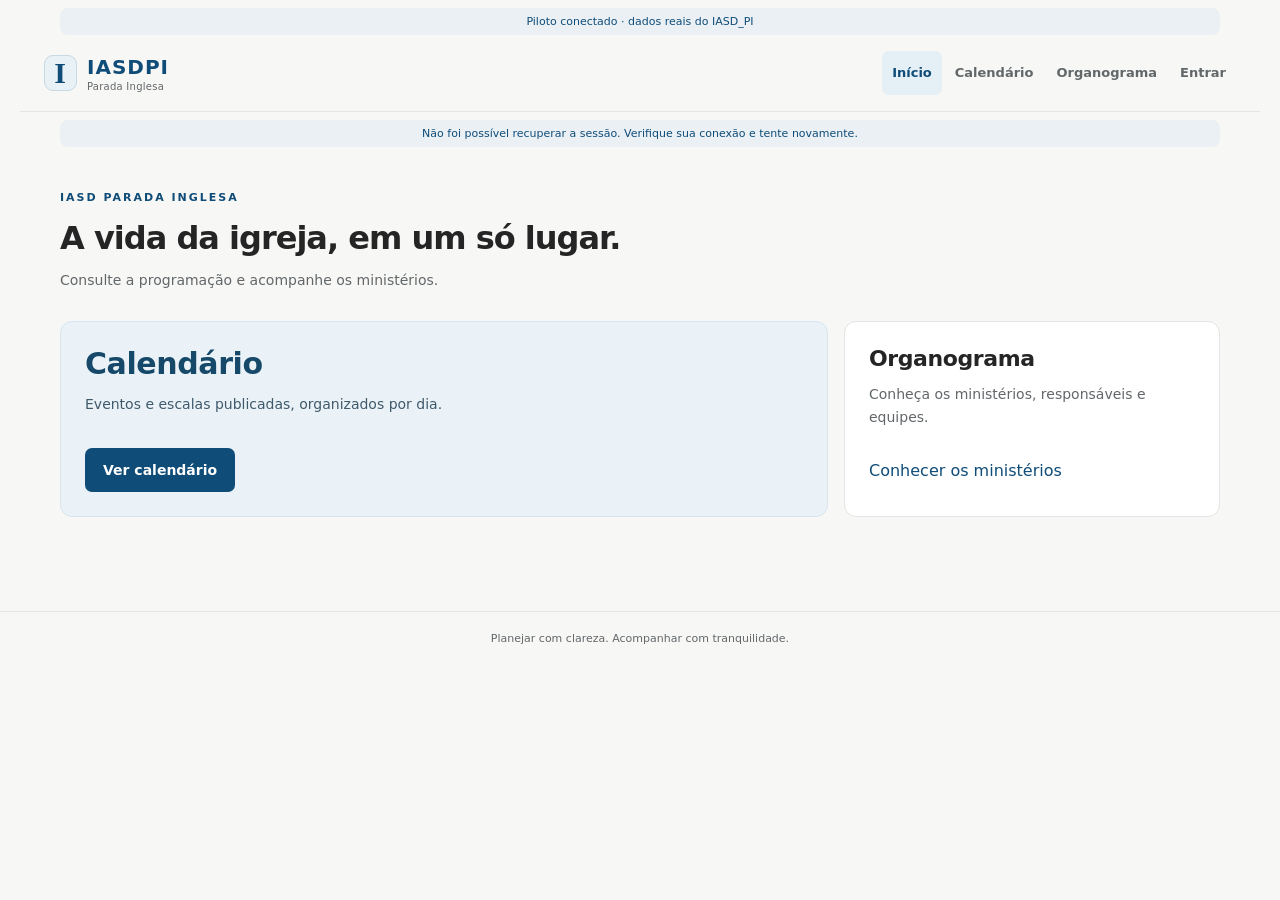
<file: piloto/index.html>
<!doctype html>
<html lang="pt-BR">
<head>
  <meta charset="utf-8">
  <meta http-equiv="Content-Security-Policy" content="default-src 'self'; script-src 'self'; style-src 'self' 'unsafe-inline'; connect-src 'self' https://pwbxksxxmnblqwpvlheu.supabase.co; img-src 'self' data:; object-src 'none'; base-uri 'none'; form-action 'self'">
  <meta name="viewport" content="width=device-width, initial-scale=1, viewport-fit=cover">
  <meta name="theme-color" content="#0F4C78">
  <title>IASDPI · Programação do culto</title>
  <link rel="stylesheet" data-release-style href="assets/styles-d1770435d1805a77e6b936052d76aee6255adbe798ffc02aebf3d8a6798133e6.css?v=d1770435d1805a77" integrity="sha256-0XcENdGAWnfmuTYFLXau5iVa2+eY/8Aq6/PYpnmBM+Y=" crossorigin="anonymous">
<link rel="stylesheet" href="assets/calendar-compact-mobile-dbcc7804601e2db0780307c640424d8ae747aacd54028735c2fe341f73aeeac6.css?v=dbcc7804601e2db0" integrity="sha256-28x4BGAeLbB4AwfGQEJNiudHqs1UAoc1wv40H3Ou6sY=" crossorigin="anonymous">
<script src="agenda-data.js?v=b0a3bdc63cceba6c" defer></script>
  <script src="assets/loader-13db36b66bcf44442f15c2ed93f29af4ec7dca87dfa98f8ec99df700eff468e6.js?v=13db36b66bcf4444" integrity="sha256-E9s2tmvPREQvFcLtk/Ka9Ox9yoffqY+OyZ33AO/0aOY=" crossorigin="anonymous" defer></script>
</head>
<body>
  <aside id="pilot-connected-banner" class="demo-banner">Piloto conectado · dados reais do IASD_PI</aside>
  <a class="skip-link" href="#app">Ir para o conteúdo</a>
  <header class="header">
    <a class="brand" href="#organization"><span class="brand-mark">I</span><span>IASDPI<small>Programação do culto</small></span></a>
    <nav aria-label="Navegação principal">
      <a href="#church-home" data-page="church-home" data-portal-nav hidden>Início</a>
      <a href="#schedule-calendar" data-page="schedule-calendar" data-portal-nav hidden>Escalas publicadas</a>
      <a href="#schedule-build" data-page="schedule-build" data-portal-nav hidden>Montar escala</a>
      <a href="#portal-login" data-page="portal-login" data-portal-nav hidden>Entrar nas escalas</a>
      <a href="#home" data-page="home" hidden>Início</a>
      <a href="#programs" data-page="programs" hidden>Programações</a>
      <a href="#actuals" data-page="actuals" hidden>Registrar culto</a>
      <a href="#tracking" data-page="tracking" hidden>Acompanhar</a>
      <a href="#agendas" data-page="agendas">Escalas e agendas</a>
      <a href="#schedule-setup" data-page="schedule-setup">Cadastros de escalas</a>
      <a href="#schedule-members" data-page="schedule-members">Cadastro Geral</a>
      <a href="#schedule-settings" data-page="schedule-settings">Configurar escalas</a>
      <a href="#organization" data-page="organization">Organograma</a>
      <a href="#archive" data-page="archive" hidden>Arquivo e banco</a>
      <a href="#history" data-page="history" hidden>Histórico</a>
      <a href="#trash" data-page="trash" hidden>Administração · Lixeira</a>
      <a href="#models" data-page="models" hidden>Administração · Modelos</a>
      <a href="#users" data-page="users" hidden>Administração · Usuários</a>
      <a href="#events" data-page="events" data-event-nav hidden>Gestão de Eventos</a>
      <a href="#access-admin" data-page="access-admin" data-governance-nav hidden>Gestão de acessos</a>
      <a href="#access-request" data-page="access-request" data-governance-nav hidden>Solicitar acesso</a>
      <a href="#login" data-page="login">Entrar</a>
      <button type="button" id="auth-logout" hidden>Sair</button>
    </nav>
  </header>
  <section id="release-recovery" class="panel" role="status" aria-live="polite"><h2>Preparando IASDPI</h2><p data-release-message>Carregando a aplicação. Se a conexão falhar, tente recarregar; seus registros e rascunhos serão preservados.</p><button type="button" data-release-retry hidden>Tentar novamente</button> <a data-release-reload href="./?iasdpi-update=1">Recarregar página</a></section>
  <main id="app" tabindex="-1"><p class="empty">Carregando programações…</p></main>
  <div id="notice" role="status" aria-live="polite" hidden></div>
  <dialog id="duplicate-dialog">
    <form id="duplicate-form">
      <h2>Duplicar programação</h2>
      <p>Copiar o planejamento e a equipe, sem registros de execução.</p>
      <label><span class="field-label">Data da nova programação <span class="required-marker" aria-hidden="true">*</span><span class="sr-only"> (obrigatório)</span></span><input type="text" name="date" data-date-input inputmode="numeric" placeholder="dd/mm/aaaa" required></label>
      <div class="actions"><button type="button" data-action="close-dialog">Cancelar</button><button class="primary" type="submit">Duplicar</button></div>
    </form>
  </dialog>
  <dialog id="correct-date-dialog" aria-labelledby="correct-date-title"><div id="correct-date-preview"></div><div class="actions"><button type="button" id="correct-date-cancel">Cancelar</button><button type="button" class="primary" id="correct-date-confirm">Confirmar correção deste registro</button></div></dialog>
  <footer>Planejar com clareza. Acompanhar com tranquilidade.</footer>
</body>
</html>
</file>
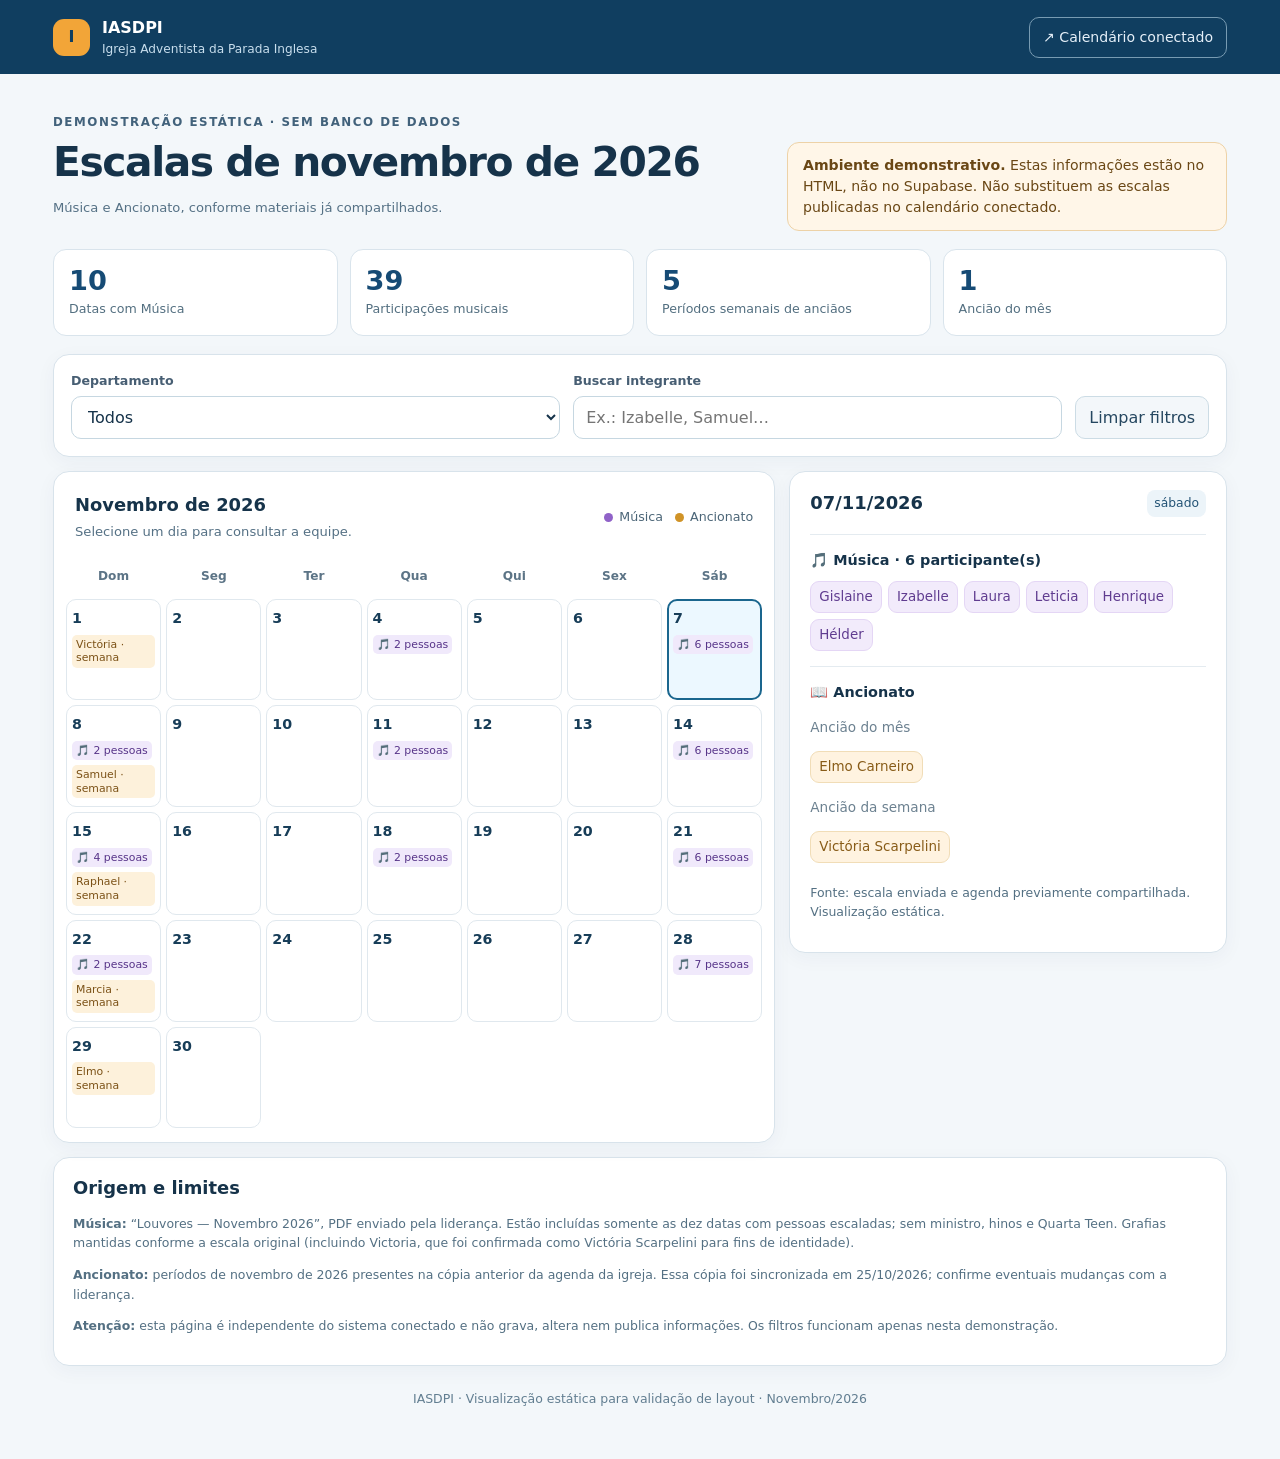
<file: piloto/escalas-demo/index.html>
<!doctype html>
<html lang="pt-BR">
<head>
<meta charset="utf-8">
<meta name="viewport" content="width=device-width,initial-scale=1">
<meta name="theme-color" content="#103e60">
<meta name="description" content="Visualização demonstrativa das escalas de Música e Ancionato da IASD Parada Inglesa, novembro de 2026.">
<title>IASDPI · Escalas em demonstração · Novembro 2026</title>
<style>
:root{font-family:system-ui,-apple-system,BlinkMacSystemFont,"Segoe UI",sans-serif;color:#16334a;background:#f3f7fa;line-height:1.5}
*{box-sizing:border-box}body{margin:0}button,input,select{font:inherit}button{cursor:pointer}a{color:inherit}
.wrap{max-width:1210px;margin:auto;padding:24px 18px 50px}
.top{background:#103e60;color:white}.top .wrap{display:flex;align-items:center;justify-content:space-between;gap:16px;padding-top:16px;padding-bottom:16px}
.brand{display:flex;align-items:center;gap:12px;text-decoration:none;font-weight:750}.mark{height:37px;width:37px;background:#f2a538;border-radius:11px;display:grid;place-items:center;color:#103e60;font-weight:900}.sub{display:block;color:#c8deed;font-size:.76rem;font-weight:500}
.back{font-size:.88rem;color:#e6f0f9;text-decoration:none;border:1px solid #789bb2;border-radius:10px;padding:9px 13px}
.header{display:flex;justify-content:space-between;align-items:flex-end;gap:16px;flex-wrap:wrap;margin:16px 0 17px}
h1{font-size:clamp(1.7rem,3.7vw,2.55rem);line-height:1.13;letter-spacing:-.035em;margin:7px 0}h2{font-size:1.12rem;margin:0}.eyebrow{letter-spacing:.13em;font-size:.74rem;color:#42627b;font-weight:780;text-transform:uppercase}
.note{background:#fff6e8;border:1px solid #edd2a7;border-radius:12px;padding:12px 15px;color:#6a4715;font-size:.88rem;max-width:440px}
.stats{display:grid;grid-template-columns:repeat(4,1fr);gap:12px;margin:18px 0}.stat{background:#fff;border:1px solid #d9e4ec;border-radius:13px;padding:15px}.stat strong{display:block;font-size:1.7rem;color:#164b75;line-height:1.15}.stat span{font-size:.79rem;color:#536f80}
.panel{background:#fff;border:1px solid #d8e3eb;border-radius:16px;box-shadow:0 5px 20px rgba(15,55,83,.045)}.tool{padding:17px;display:flex;align-items:flex-end;gap:13px;flex-wrap:wrap;margin-bottom:14px}.field{display:flex;flex-direction:column;gap:5px;min-width:160px;flex:1}.field label{color:#475e73;font-size:.79rem;font-weight:750}.field select,.field input{height:43px;border:1px solid #c6d7e1;border-radius:10px;padding:0 12px;width:100%;color:#16334a;background:#fff}.tool .clear{height:43px;border-radius:10px;border:1px solid #ccdce5;background:#f3f7fa;padding:0 13px;color:#254760}
.layout{display:grid;grid-template-columns:minmax(0,1.65fr) minmax(290px,1fr);gap:14px;align-items:start}
.cal-head{display:flex;justify-content:space-between;align-items:center;padding:20px 21px 15px}.small{font-size:.82rem;color:#557185}.legend{display:flex;gap:12px;flex-wrap:wrap}.legend span{font-size:.79rem;display:inline-flex;align-items:center;gap:6px;color:#4b6577}.dot{width:9px;height:9px;display:inline-block;border-radius:50%}.music-dot{background:#9062c8}.elder-dot{background:#d09327}
.grid{display:grid;grid-template-columns:repeat(7,minmax(0,1fr));gap:5px;padding:0 12px 14px}.weekday{text-align:center;color:#5c7486;font-weight:750;font-size:.76rem;padding:9px 0}.day{min-height:101px;text-align:left;border:1px solid #e0e8ee;background:#fff;border-radius:10px;padding:8px 5px;display:flex;flex-direction:column;gap:5px;width:100%;color:#173d58}.day:hover{border-color:#719bb5;background:#f5fbff}.day.selected{border:2px solid #1a668e;background:#ecf8ff;padding:7px 4px}.day:focus-visible{outline:3px solid #f2a538;outline-offset:2px}.day .num{font-weight:780;font-size:.89rem}.day .chip{display:block;border-radius:5px;font-size:.68rem;line-height:1.25;padding:3px 4px;overflow-wrap:anywhere}.chip.music{background:#f0e9fb;color:#573489}.chip.elder{background:#fdf1db;color:#7b5116}.other{min-height:101px;background:#f8fbfc;border-radius:10px}
.details{padding:18px 20px}.detail-head{display:flex;justify-content:space-between;align-items:center;gap:9px;margin-bottom:17px}.dayflag{background:#ecf4f9;border-radius:8px;color:#235375;font-size:.77rem;padding:4px 7px}.group{border-top:1px solid #e4ebf0;padding-top:15px;margin-top:15px}.group-title{font-size:.9rem;font-weight:780;margin-bottom:9px}.people{display:flex;gap:6px;flex-wrap:wrap}.person{background:#f2ebfb;color:#603c90;border:1px solid #e4d6f5;border-radius:9px;padding:5px 8px;font-size:.84rem}.elder-person{background:#fff3e0;color:#885c18;border-color:#f1ddb7}.muted{font-size:.85rem;color:#6c8190}.source{font-size:.78rem;color:#547083;line-height:1.55}.sourcebox{margin-top:14px;padding:17px 19px}.footer{color:#627e91;font-size:.78rem;text-align:center;margin-top:24px}
@media(max-width:840px){.layout{grid-template-columns:1fr}.stats{grid-template-columns:repeat(2,1fr)}}@media(max-width:470px){.wrap{padding-left:10px;padding-right:10px}.day{min-height:78px;padding:5px 3px}.day.selected{padding:4px 2px}.day .chip{font-size:.57rem;padding:3px 2px}.grid{gap:3px;padding:0 6px 10px}.other{min-height:78px}.top .wrap{padding-left:13px;padding-right:13px}.stats{gap:7px}.stat{padding:11px}}
</style>
</head>
<body>
<header class="top"><div class="wrap"><a class="brand" href="https://lcs-casagrande.github.io/IASDPI-homologacao/piloto/#schedule-calendar"><span class="mark">I</span><span>IASDPI<span class="sub">Igreja Adventista da Parada Inglesa</span></span></a><a class="back" href="https://lcs-casagrande.github.io/IASDPI-homologacao/piloto/#schedule-calendar">↗ Calendário conectado</a></div></header>
<main class="wrap">
<div class="header"><div><div class="eyebrow">Demonstração estática · sem banco de dados</div><h1>Escalas de novembro de 2026</h1><p class="small">Música e Ancionato, conforme materiais já compartilhados.</p></div><aside class="note"><strong>Ambiente demonstrativo.</strong> Estas informações estão no HTML, não no Supabase. Não substituem as escalas publicadas no calendário conectado.</aside></div>
<section class="stats" aria-label="Resumo da amostra"><div class="stat"><strong>10</strong><span>Datas com Música</span></div><div class="stat"><strong>39</strong><span>Participações musicais</span></div><div class="stat"><strong>5</strong><span>Períodos semanais de anciãos</span></div><div class="stat"><strong>1</strong><span>Ancião do mês</span></div></section>
<div class="panel tool"><div class="field"><label for="dept">Departamento</label><select id="dept"><option value="all">Todos</option><option value="music">Música</option><option value="elders">Ancionato</option></select></div><div class="field"><label for="search">Buscar integrante</label><input id="search" type="search" autocomplete="off" placeholder="Ex.: Izabelle, Samuel…"></div><button class="clear" type="button" id="reset">Limpar filtros</button></div>
<div class="layout">
<section class="panel" aria-labelledby="cal-title"><div class="cal-head"><div><h2 id="cal-title">Novembro de 2026</h2><span class="small">Selecione um dia para consultar a equipe.</span></div><div class="legend"><span><i class="dot music-dot"></i>Música</span><span><i class="dot elder-dot"></i>Ancionato</span></div></div><div class="grid" id="calendar"></div></section>
<aside class="panel details" aria-live="polite" id="details"></aside>
</div>
<section class="panel sourcebox"><h2>Origem e limites</h2><p class="source"><strong>Música:</strong> “Louvores — Novembro 2026”, PDF enviado pela liderança. Estão incluídas somente as dez datas com pessoas escaladas; sem ministro, hinos e Quarta Teen. Grafias mantidas conforme a escala original (incluindo Victoria, que foi confirmada como Victória Scarpelini para fins de identidade).</p><p class="source"><strong>Ancionato:</strong> períodos de novembro de 2026 presentes na cópia anterior da agenda da igreja. Essa cópia foi sincronizada em 25/10/2026; confirme eventuais mudanças com a liderança.</p><p class="source"><strong>Atenção:</strong> esta página é independente do sistema conectado e não grava, altera nem publica informações. Os filtros funcionam apenas nesta demonstração.</p></section>
<div class="footer">IASDPI · Visualização estática para validação de layout · Novembro/2026</div>
</main>
<script>
"use strict";
const music=[
["2026-11-04",["Izabelle","Hélder"]],
["2026-11-07",["Gislaine","Izabelle","Laura","Leticia","Henrique","Hélder"]],
["2026-11-08",["Izabelle","Hélder"]],
["2026-11-11",["Izabelle","Hélder"]],
["2026-11-14",["Ana Julia","Victoria","Luisa","Sol","Alexandre","Weslley"]],
["2026-11-15",["Leticia","Laura","Victoria","Samuel"]],
["2026-11-18",["Victoria","Alexandre"]],
["2026-11-21",["Gislaine","Laura","Leticia","Sol","Alexandre","Henrique"]],
["2026-11-22",["Ana Julia","Luisa"]],
["2026-11-28",["Ana Julia","Izabelle","Victoria","Luisa","Sol","Hélder","Weslley"]]
];
const weekly=[
["2026-11-01","2026-11-07","Victória Scarpelini"],
["2026-11-08","2026-11-14","Samuel Ferreira"],
["2026-11-15","2026-11-21","Raphael Moreira"],
["2026-11-22","2026-11-28","Marcia Isabel"],
["2026-11-29","2026-12-05","Elmo Carneiro"]
];
const monthElder="Elmo Carneiro";
const byDate=new Map(music);
const month="2026-11";
const cal=document.getElementById("calendar"),details=document.getElementById("details"),dept=document.getElementById("dept"),search=document.getElementById("search");
let selected="2026-11-07";
const norm=s=>String(s||"").normalize("NFD").replace(/[\u0300-\u036f]/g,"").toLocaleLowerCase("pt-BR");
const esc=s=>String(s).replace(/[&<>"']/g,c=>({"&":"&amp;","<":"&lt;",">":"&gt;",'"':"&quot;","'":"&#39;"}[c]));
const fmt=d=>d.slice(8,10)+"/"+d.slice(5,7)+"/"+d.slice(0,4);
const elder=d=>weekly.find(([a,b])=>d>=a&&d<=b)?.[2]||null;
const filt=()=>dept.value,q=()=>norm(search.value.trim());
function showMusic(d){return filt()!=="elders"&&byDate.has(d)&&(!q()||byDate.get(d).some(p=>norm(p).includes(q())));}
function showElder(d){return filt()!=="music"&&(!q()||norm(monthElder).includes(q())||norm(elder(d)).includes(q()));}
function render(){
const weekdays=["Dom","Seg","Ter","Qua","Qui","Sex","Sáb"];const first=new Date("2026-11-01T12:00:00Z").getUTCDay();let html=weekdays.map(w=>'<div class="weekday">'+w+'</div>').join("");
for(let i=0;i<first;i++)html+='<div class="other" aria-hidden="true"></div>';
for(let d=1;d<=30;d++){const date=month+"-"+String(d).padStart(2,"0"),m=showMusic(date),w=elder(date),e=showElder(date),names=byDate.get(date)||[];
html+='<button class="day'+(date===selected?' selected':'')+'" type="button" data-date="'+date+'" aria-pressed="'+(date===selected)+'" aria-label="'+fmt(date)+(m?'; Música: '+names.join(", "):"")+(e?'; Ancião da semana: '+w:"")+'"><span class="num">'+d+'</span>'+(m?'<span class="chip music">🎵 '+names.length+' pessoas</span>':'')+(e&&(d===1||d===8||d===15||d===22||d===29)?'<span class="chip elder">'+esc(w.split(" ")[0])+' · semana</span>':'')+'</button>';}
cal.innerHTML=html;
const people=(byDate.get(selected)||[]).filter(p=>!q()||norm(p).includes(q())),eld=elder(selected),showM=filt()!=="elders"&&people.length>0,showE=filt()!=="music"&&(!q()||norm(monthElder).includes(q())||norm(eld).includes(q()));
details.innerHTML='<div class="detail-head"><h2>'+fmt(selected)+'</h2><span class="dayflag">'+new Intl.DateTimeFormat("pt-BR",{weekday:"long",timeZone:"UTC"}).format(new Date(selected+"T12:00:00Z"))+'</span></div>'+(showM?'<section class="group"><div class="group-title">🎵 Música · '+people.length+' participante(s)</div><div class="people">'+people.map(p=>'<span class="person">'+esc(p)+'</span>').join("")+'</div></section>':'')+(showE?'<section class="group"><div class="group-title">📖 Ancionato</div><p class="muted">Ancião do mês</p><div class="people"><span class="person elder-person">'+esc(monthElder)+'</span></div><p class="muted">Ancião da semana</p><div class="people"><span class="person elder-person">'+esc(eld)+'</span></div></section>':'')+(!showM&&!showE?'<p class="muted">Nenhuma escala encontrada para este dia e os filtros selecionados.</p>':'')+'<p class="source" style="margin-top:20px">Fonte: escala enviada e agenda previamente compartilhada. Visualização estática.</p>';
}
cal.addEventListener("click",e=>{const b=e.target.closest("[data-date]");if(b){selected=b.dataset.date;render();}});
dept.addEventListener("change",render);search.addEventListener("input",render);document.getElementById("reset").addEventListener("click",()=>{dept.value="all";search.value="";render();});
render();
</script>
</body></html>
</file>
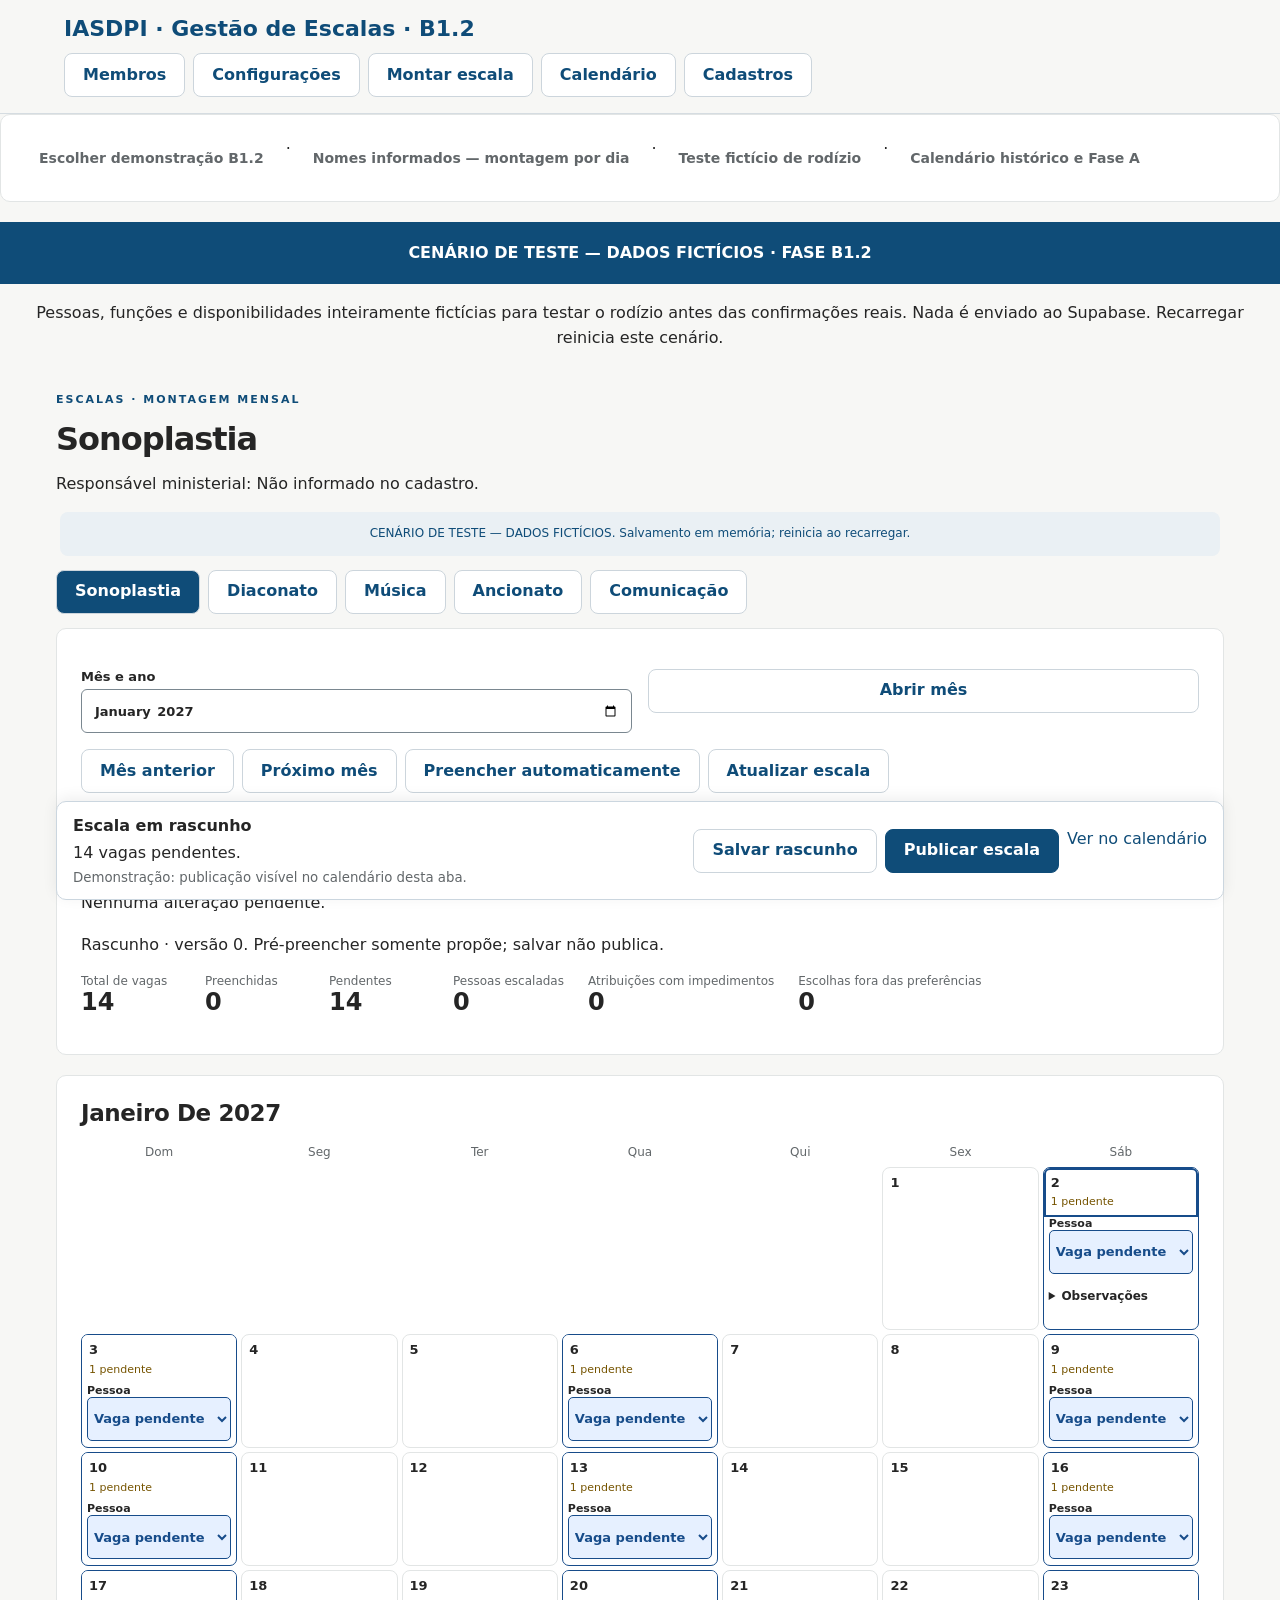
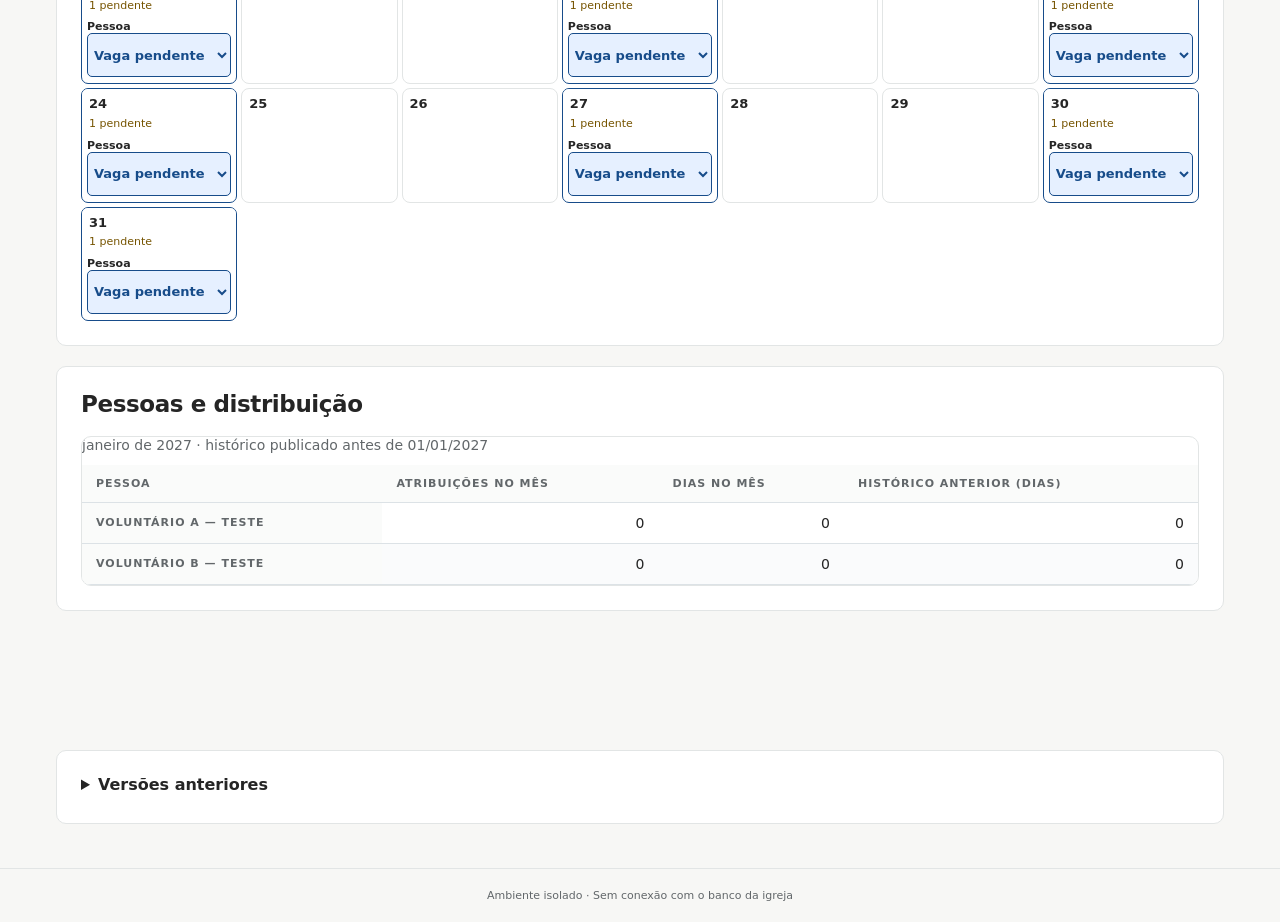
<file: b12/IASDPI-B12-cenario-teste.html>
<!doctype html><html lang="pt-BR"><head><meta charset="utf-8">
<meta name="viewport" content="width=device-width, initial-scale=1, viewport-fit=cover">
<meta http-equiv="Content-Security-Policy" content="default-src 'none'; script-src 'sha256-VagXGK8NxzZx3yhXFI2dRnvkYStozZYZUE5VnZst4Q8='; style-src 'sha256-kqjRq+lw60cK3EVKTYp2rWkSAYdDU3Mu0rGZ/tV2P1s='; connect-src 'none'; img-src 'self' data:; font-src 'self'; form-action 'none'; base-uri 'none'; object-src 'none'">
<meta name="referrer" content="no-referrer"><meta name="robots" content="noindex,nofollow">
<title>IASDPI — Fase B1.2 — Demonstração</title>
<style>:root{--bg:#f7f7f5;--ink:#252525;--blue:#0f4c78;--green:#4f7a5a;--yellow:#d0a343;--red:#a94442;--muted:#62676a;--line:#e2e5e5;--white:#fff;font-family:system-ui,-apple-system,BlinkMacSystemFont,"Segoe UI",sans-serif;color:var(--ink);background:var(--bg);font-size:16px;font-synthesis:none}*{box-sizing:border-box}body{margin:0}button,input,textarea{font:inherit}button,a,input,textarea,summary{-webkit-tap-highlight-color:transparent}a{color:var(--blue);text-decoration:none}button{min-height:44px;border:1px solid #ccd5dc;border-radius:8px;background:white;color:var(--blue);padding:10px 18px;cursor:pointer;font-weight:600;line-height:1.3}button:hover{background:#eef3f6}button:disabled{opacity:.5;cursor:default}.primary{background:var(--blue);color:white;border-color:var(--blue)}.primary:hover{background:#0b3c61}.danger-text{color:var(--red)}:focus-visible{outline:3px solid #d0a343;outline-offset:3px}.header{max-width:1240px;padding:24px 40px;margin:auto;display:flex;align-items:center;justify-content:space-between;gap:30px;border-bottom:1px solid var(--line)}.brand{display:flex;align-items:center;gap:12px;font-size:21px;letter-spacing:1px;font-weight:750}.brand-mark{display:grid;place-items:center;border:1px solid #b5c8d5;background:#eaf0f4;border-radius:10px;width:42px;height:46px;font-family:Georgia,serif;font-size:30px}.brand small{display:block;font-size:11px;letter-spacing:.4px;font-weight:450;color:var(--muted);margin-top:2px}nav{display:flex;gap:8px}nav a{padding:11px 14px;border-radius:7px;color:var(--muted);font-size:14px;font-weight:600}nav a.selected{color:var(--blue);background:#e8eef2}main{max-width:1160px;margin:auto;padding:42px 32px 70px}h1,h2,h3,p{margin-top:0}h1{font-size:32px;letter-spacing:-1px;font-weight:650;line-height:1.2;margin-bottom:12px}h2{font-size:23px;letter-spacing:-.4px;font-weight:650}h3{font-size:21px;margin-bottom:6px}p{line-height:1.6}.eyebrow{font-size:11px;letter-spacing:2px;color:var(--blue);font-weight:750;margin-bottom:12px}.muted{color:var(--muted);font-size:14px}.page-heading{display:flex;align-items:center;justify-content:space-between;gap:20px;margin-bottom:30px}.page-heading p:last-child{margin-bottom:0}.featured{display:flex;justify-content:space-between;gap:30px;border:1px solid var(--line);border-radius:14px;background:white;padding:36px 40px;box-shadow:0 4px 20px #1e384604}.featured h2{font-size:32px;margin-bottom:8px}.date{text-transform:capitalize;color:var(--muted)}.large-time{font-size:34px;font-variant-numeric:tabular-nums;letter-spacing:-1px;margin-bottom:24px}.large-time span{color:#a3acb2;padding:0 12px}.featured-aside{min-width:210px;display:flex;flex-direction:column;align-items:center;justify-content:center;border-left:1px solid var(--line);gap:12px;color:var(--muted);font-size:14px}.featured-aside strong{font-size:56px;font-weight:500;color:var(--blue)}.featured-aside .eyebrow{margin:0}.section{margin-top:36px}.section-heading{display:flex;justify-content:space-between;align-items:center;gap:20px;margin:24px 0 14px}.section-heading h2{margin:0}.actions{display:flex;gap:12px;align-items:center;flex-wrap:wrap}.badge{display:inline-block;padding:6px 10px;border-radius:5px;font-size:12px;font-weight:600;white-space:nowrap}.badge.good{background:#edf3ed;color:#385b40}.badge.warning{background:#fbf2d9;color:#79580c}.badge.critical{background:#faeae8;color:#923b39}.badge.neutral{background:#eef0f0;color:#5c6468}.table-scroll{overflow:auto;background:white;border:1px solid var(--line);border-radius:10px}table{width:100%;border-collapse:collapse;text-align:left;font-size:14px}th{font-size:11px;text-transform:uppercase;letter-spacing:1px;color:var(--muted);padding:17px 20px;background:#fafbfa;white-space:nowrap}td{padding:18px 20px;border-top:1px solid var(--line)}td strong{font-weight:600}td small{display:block;margin-top:6px;color:var(--muted);font-size:12px;white-space:nowrap}.row-actions{white-space:nowrap}.row-actions button{margin:3px;font-size:12px;padding:8px 12px;min-height:40px}.empty{padding:54px 24px;border:1px dashed #c7d3da;text-align:center;border-radius:12px;color:var(--muted);background:#fcfcfa}.empty h2{color:var(--ink)}.empty button{margin:5px}.panel{background:white;border:1px solid var(--line);padding:24px;border-radius:10px;margin-bottom:20px}.form-grid{display:grid;grid-template-columns:2fr 1.4fr 1fr 1fr;gap:20px}.form-grid p{margin:0;grid-column:1/-1}label{display:flex;flex-direction:column;gap:8px;font-size:13px;font-weight:600}input,textarea{width:100%;padding:11px 12px;min-height:44px;border:1px solid #cdd3d6;border-radius:6px;background:white;color:var(--ink);font-size:16px}textarea{resize:vertical}summary{cursor:pointer;font-weight:600;min-height:24px}.team{grid-template-columns:repeat(4,1fr);margin-top:24px}.team-read{display:grid;grid-template-columns:repeat(4,1fr);gap:24px}dt{font-size:12px;color:var(--muted)}dd{margin:6px 0 0}.item-editor{border:1px solid var(--line);border-radius:10px;padding:20px;background:white;margin:18px 0}.item-editor legend{font-size:12px;font-weight:700;color:var(--blue);padding:0 8px}.item-fields{display:grid;grid-template-columns:1fr 2fr 1.5fr 1fr 1fr;gap:16px}.item-fields label:last-child{grid-column:1/-1}.item-controls{display:flex;gap:8px;margin-top:16px}.item-controls button{font-size:12px;min-height:38px}.item-controls .danger-text{margin-left:auto}.form-footer{margin:28px 0}.checkbox{flex-direction:row;align-items:center}.checkbox input{width:18px;min-height:18px;accent-color:var(--blue)}.planned-bar{display:flex;justify-content:space-between;align-items:center;margin-bottom:24px;font-size:14px;color:var(--muted)}.planned-bar strong{color:var(--ink);margin-left:8px;font-variant-numeric:tabular-nums}.metrics{display:grid;grid-template-columns:repeat(3,1fr);padding:24px 0;border-top:1px solid var(--line);border-bottom:1px solid var(--line)}.metrics>div{display:flex;flex-direction:column;padding-left:24px;border-left:1px solid var(--line);gap:5px}.metrics>div:first-child{border:0;padding-left:0}.metrics span{font-size:11px;letter-spacing:1.2px;color:var(--muted)}.metrics strong{font-size:36px;font-weight:650;letter-spacing:-1px;font-variant-numeric:tabular-nums}.metrics small{color:var(--muted);font-size:12px}.good{color:var(--green)}.warning{color:#906809}.critical{color:var(--red)}.context-line{font-size:13px;color:var(--muted);padding:12px 0;margin-bottom:12px}.current-activity{padding:32px;background:white;border:1px solid #d8e2e9;border-left:4px solid var(--blue);border-radius:10px}.current-activity h2{font-size:42px;line-height:1.15;letter-spacing:-1px;margin-bottom:12px;font-weight:650}.responsible{font-size:20px;color:var(--muted);margin-bottom:24px}.current-details{display:flex;gap:50px;margin-bottom:22px}.current-details>div{display:flex;flex-direction:column;gap:6px}.current-details span{font-size:12px;color:var(--muted)}.current-details strong{font-size:18px;font-weight:600;font-variant-numeric:tabular-nums}.current-activity>p:last-child{margin-bottom:0}.next-activity{display:flex;align-items:center;gap:26px;padding:24px 0;border-bottom:1px solid var(--line)}.next-activity>.eyebrow{margin:0;min-width:90px}.next-activity div{flex:1}.next-activity p{margin:0;color:var(--muted);font-size:14px}.next-activity>strong{font-size:22px;font-weight:550}.execution-actions{display:flex;gap:12px;margin-top:24px;flex-wrap:wrap}.execution-actions .big{flex:1;min-height:60px;font-size:18px}.pause-note{background:#fbf2d9;padding:14px;border-radius:8px;font-size:14px;margin-top:16px}.timeline{list-style:none;margin:0;padding:0}.block-label{font-size:11px;letter-spacing:1px;color:var(--blue);font-weight:750;text-transform:uppercase;padding:18px 0 12px}.timeline-row{display:flex;align-items:center;gap:18px;border-top:1px solid var(--line);padding:18px 10px}.timeline-row.active{background:#ebf1f5;border-radius:8px;border-color:transparent}.timeline-symbol{color:var(--green);width:20px}.timeline-time{font-size:16px;font-variant-numeric:tabular-nums;color:var(--ink);width:48px}.timeline-time small{display:block;color:var(--muted);font-size:12px;margin-top:6px}.timeline-content{display:flex;flex:1;flex-direction:column;gap:5px;min-width:0}.timeline-content strong{font-weight:600;font-size:16px}.timeline-content span,.timeline-content small{font-size:12px;color:var(--muted)}.notes-grid{display:grid;grid-template-columns:1fr 1fr;gap:20px;margin-bottom:16px}.summary-grid{display:grid;grid-template-columns:repeat(4,1fr);gap:0;border:1px solid var(--line);border-radius:10px;background:white;padding:8px 20px}.summary-grid>div{display:flex;flex-direction:column;gap:8px;padding:20px 10px}.summary-grid span{font-size:12px;color:var(--muted)}.summary-grid strong{font-size:24px;font-weight:600}footer{text-align:center;font-size:12px;color:#737b7f;padding:20px;border-top:1px solid var(--line)}#notice{position:fixed;bottom:24px;left:50%;transform:translateX(-50%);padding:16px 24px;max-width:90vw;background:var(--blue);color:white;border-radius:8px;box-shadow:0 4px 24px #0002;z-index:100;font-size:14px}#notice.error{background:var(--red)}dialog{border:1px solid var(--line);border-radius:12px;padding:30px;max-width:480px;width:calc(100% - 32px)}dialog::backdrop{background:#14283655}dialog .actions{margin-top:24px}dialog p{font-size:14px;color:var(--muted)}
@media(min-width:1200px){main{padding-left:0;padding-right:0}}
@media(max-width:900px){.header{padding:20px 24px;flex-direction:column;gap:20px;align-items:flex-start}nav{width:100%;justify-content:space-between}nav a{font-size:13px;padding:10px}.featured{padding:28px}.form-grid,.team{grid-template-columns:repeat(2,1fr)}.item-fields{grid-template-columns:repeat(2,1fr)}.item-fields label:nth-child(2){grid-column:2}.item-fields label:last-child{grid-column:1/-1}.team-read{grid-template-columns:repeat(2,1fr)}.summary-grid{grid-template-columns:repeat(2,1fr)}.current-activity h2{font-size:36px}}
@media(max-width:600px){.header{padding:16px 18px;gap:16px}.brand{font-size:19px}.brand-mark{height:38px;width:36px}nav{gap:0}nav a{font-size:11px;padding:10px 7px;min-height:38px}main{padding:28px 18px 50px}h1{font-size:27px}.page-heading{align-items:flex-start;flex-direction:column;margin-bottom:24px;gap:16px}.page-heading>button{align-self:stretch}.page-heading .muted{font-size:13px}.featured{padding:24px;display:block}.featured h2{font-size:27px}.featured-aside{display:none}.large-time{font-size:30px}.actions button{flex:1}.section-heading{align-items:flex-start;flex-direction:column;gap:10px}.section-heading .muted{font-size:12px}.form-grid{grid-template-columns:1fr 1fr;padding:18px;gap:16px}.form-grid>label:first-child{grid-column:1/-1}.team{padding:0;grid-template-columns:1fr 1fr}.team>label:first-child{grid-column:auto}.panel{padding:18px}.item-editor{padding:16px}.item-fields{gap:12px}.item-fields label:first-child,.item-fields label:nth-child(2),.item-fields label:nth-child(3){grid-column:1/-1}.item-controls{gap:6px}.item-controls button{padding:8px;min-height:42px}.checkbox{font-size:12px}.planned-bar{font-size:12px}.metrics{padding:20px 0}.metrics>div{padding-left:12px}.metrics span{font-size:9px;letter-spacing:.5px;min-height:24px;line-height:1.5}.metrics strong{font-size:27px;letter-spacing:-.8px}.metrics small{font-size:10px}.current-activity{padding:24px 20px}.current-activity h2{font-size:34px;overflow-wrap:anywhere}.responsible{font-size:18px}.current-details{gap:22px;flex-wrap:wrap}.current-details strong{font-size:16px}.current-details span{font-size:11px}.next-activity{gap:14px}.next-activity>.eyebrow{min-width:55px;font-size:9px;letter-spacing:1px}.next-activity h3{font-size:18px}.next-activity>strong{font-size:20px}.execution-actions .big{flex-basis:100%;min-height:64px}.execution-actions>button:not(.big){flex:1}.timeline-row{gap:12px;padding:16px 6px;flex-wrap:wrap}.timeline-content{flex-basis:calc(100% - 105px)}.timeline-row>.badge{margin-left:80px}.timeline-content strong{font-size:15px}.timeline-time{font-size:14px}.notes-grid{grid-template-columns:1fr}.summary-grid{padding:4px 10px}.summary-grid>div{padding:16px 10px}.summary-grid strong{font-size:22px}th,td{padding:14px}footer{font-size:11px}.context-line{font-size:12px}}
@media(prefers-reduced-motion:reduce){*{scroll-behavior:auto!important}}

.notes-grid label{margin-bottom:8px}
@media(max-width:600px){.execution-actions .big{position:fixed;bottom:14px;left:18px;right:18px;width:calc(100% - 36px);z-index:10;box-shadow:0 4px 20px #17354b30}body:has(.execution-actions){padding-bottom:92px}.execution-actions>button:not(.big){margin-top:0}}

.demo-banner{max-width:1160px;margin:16px auto 0;padding:12px 20px;background:#eaf0f4;border-radius:8px;color:#0f4c78;font-size:12px;text-align:center}@media(max-width:1200px){.demo-banner{margin:16px 18px 0}}
.form-note{padding:16px 20px;background:#fbf2d9;border-radius:8px;font-size:13px;color:#79580c}.actual-row{display:grid;grid-template-columns:1.3fr 1fr;gap:24px;border:1px solid var(--line);border-radius:10px;padding:22px 24px;margin:18px 0;background:white}.actual-row legend{padding:0 8px;font-size:12px;color:var(--blue);font-weight:600}.actual-description h3{font-size:18px;font-weight:400;line-height:1.4;margin-bottom:6px}.actual-description p{font-size:13px;color:var(--muted);margin-bottom:8px}.actual-description .badge{display:block;width:fit-content;margin-top:10px}.actual-inputs{display:grid;grid-template-columns:1fr 1fr;gap:14px;align-content:center}.actual-difference{grid-column:1/-1;font-size:12px}.manual-actions{margin:28px 0}.manual-actions button{min-height:52px}@media(max-width:600px){.actual-row{grid-template-columns:1fr;padding:18px;gap:18px}.actual-description h3{font-size:17px}.manual-actions button{flex-basis:100%}}
.adherence-section .table-scroll{margin-top:20px}.adherence-section .metrics strong{font-size:30px}.adherence-section>p:last-child{font-size:12px;margin-top:12px}@media(max-width:600px){.adherence-section .metrics strong{font-size:25px}}

.actual-time-field{min-width:0}.actual-time-field button{margin-top:8px;font-size:12px;padding:6px 12px}.actual-time-field input{min-width:0}

.activity-details{display:grid;grid-template-columns:1.2fr 1fr;gap:12px;margin-top:12px}.activity-details label{font-size:12px;gap:5px}.activity-details input,.activity-details select{font:inherit;font-size:13px;min-height:36px;padding:7px 9px;width:100%;border:1px solid #cdd3d6;border-radius:6px;background:white;color:var(--ink)}.activity-details input[name="responsible-name"]{margin-top:6px}.activity-details [hidden]{display:none}@media(max-width:420px){.activity-details{grid-template-columns:1fr 1fr;gap:8px}}
@media(max-width:600px){nav{flex-wrap:wrap;justify-content:flex-start}.activity-details{grid-template-columns:minmax(0,1.2fr) minmax(0,1fr)}.activity-details>div,.activity-details label{min-width:0}.actual-inputs{grid-template-columns:minmax(0,1fr) minmax(0,1fr)}}
/* Melhorias incrementais de navegação e formulários. */
.sr-only{position:absolute;width:1px;height:1px;padding:0;margin:-1px;overflow:hidden;clip:rect(0,0,0,0);white-space:nowrap;border:0}.skip-link{position:absolute;top:8px;left:16px;transform:translateY(-160%);padding:12px 18px;background:var(--blue);color:white;border-radius:6px;z-index:200}.skip-link:focus{transform:none}.page-heading>.actions{justify-content:flex-end;max-width:440px}.badge.complete{background:#e8eef2;color:var(--blue)}.featured-meta{display:flex;gap:12px;align-items:center;flex-wrap:wrap;margin-bottom:14px}.featured-meta .date{margin:0}.required-marker{color:var(--blue);margin-left:3px}.field-label{line-height:1.4}.ready-help{flex-basis:100%;margin:0;font-size:12px}.field-error{font-size:12px;color:var(--red);font-weight:400;line-height:1.5}[aria-invalid="true"]{border-color:var(--red);background:#fffafa}.form-error{padding:12px 16px;background:#faeae8;color:#923b39;border-radius:6px;font-size:13px}.item-editor{padding:16px 20px;margin:12px 0;min-width:0}.item-details summary{display:flex;align-items:center;gap:12px;list-style:none;min-height:48px}.item-details summary::-webkit-details-marker{display:none}.item-details summary::before{content:'›';font-size:24px;line-height:1;color:var(--blue);transition:transform .12s}.item-details[open] summary::before{transform:rotate(90deg)}.item-overview{flex:1;min-width:0;display:flex;flex-direction:column;gap:5px}.item-overview-title{font-weight:600;font-size:15px;overflow-wrap:anywhere}.item-overview-responsible{font-size:12px;color:var(--muted);font-weight:400}.item-edit-label{font-size:12px;color:var(--blue)}.item-details .item-fields{padding-top:18px}.item-controls{margin-top:12px}.item-controls button{min-height:44px}.item-fields>label,.form-grid>label{min-width:0}select{font:inherit}:focus-visible{outline-offset:2px}main:focus{outline:none}.row-actions{white-space:normal;min-width:240px}.row-actions button{min-height:44px}.activity-details input,.activity-details select{min-height:40px}footer{color:var(--muted);font-size:11px}
@media(max-width:900px){.page-heading{align-items:flex-start}.page-heading>.actions{max-width:360px}.featured-aside{min-width:160px}.featured{gap:20px}.item-overview-title{font-size:14px}.table-scroll{max-width:100%}}
@media(max-width:600px){nav{display:grid;grid-template-columns:repeat(3,minmax(0,1fr));gap:4px}nav a{display:flex;align-items:center;justify-content:center;text-align:center;min-height:44px;font-size:12px;padding:8px 6px;line-height:1.3}.header{gap:14px}.page-heading>.actions{width:100%;max-width:none}.page-heading>.actions button{flex:1 1 145px}.item-editor{padding:12px 14px}.item-controls{flex-wrap:wrap}.item-controls button{font-size:12px;padding:8px 10px}.item-controls .danger-text{margin-left:0}.item-fields{grid-template-columns:minmax(0,1fr) minmax(0,1fr)}.item-fields label:first-child,.item-fields label:nth-child(2),.item-fields label:nth-child(3){grid-column:1/-1}.item-details summary{gap:9px}.form-grid{grid-template-columns:minmax(0,1fr) minmax(0,1fr)}.ready-help{line-height:1.5}.form-footer>.primary{width:100%}.team-read{gap:16px}.team-read dd{overflow-wrap:anywhere}.actual-row{gap:16px}.large-time{font-size:28px}.row-actions{min-width:200px}.featured-meta .date{font-size:14px}}
@media(prefers-reduced-motion:reduce){.item-details summary::before{transition:none}}

.manual-actions{justify-content:flex-end;gap:12px}.manual-actions button{min-height:52px}.manual-actions .primary{padding-inline:24px}@media(max-width:600px){.manual-actions{flex-direction:column;align-items:stretch}.manual-actions button{width:100%;flex-basis:auto;min-height:54px}.manual-actions [name="finalize"]{order:-1}.actual-time-field button{min-height:44px;width:100%}.actual-time-field input{font-size:16px;min-height:48px}.activity-details input,.activity-details select{font-size:16px;min-height:44px}.actual-row{padding:16px;gap:16px}}@media(max-width:360px){.actual-inputs,.activity-details{grid-template-columns:minmax(0,1fr)}.actual-description h3{font-size:16px}}

.actual-row-actions{grid-column:1/-1;display:flex;gap:10px;flex-wrap:wrap;padding-top:8px;border-top:1px solid var(--line)}.actual-row-actions button{font-size:12px;min-height:40px;padding:8px 12px}.actual-description>[for],.actual-description>label{margin-bottom:8px}.actual-row[data-extra]{border-left:3px solid var(--blue)}@media(max-width:600px){.actual-row-actions button{width:100%;min-height:44px}.actual-row[data-extra] .actual-description>label input{font-size:16px}}

.agenda-filters{display:flex;align-items:flex-end;gap:24px;flex-wrap:wrap}.agenda-filters>label:first-child{min-width:220px}.agenda-filters select{font:inherit;border:1px solid #cdd3d6;border-radius:6px;background:white;color:var(--ink);padding:10px 12px;min-height:44px}.agenda-filters .checkbox{min-height:44px}.agenda-filters>.badge{margin-left:auto;margin-bottom:7px}.agenda-calendar{background:white;border:1px solid var(--line);border-radius:12px;padding:20px}.agenda-month{display:flex;align-items:center;justify-content:space-between;gap:12px;margin-bottom:20px}.agenda-month h2{margin:0;text-transform:capitalize;font-size:23px;text-align:center}.agenda-month button{font-size:24px;min-width:44px;padding:4px 14px}.calendar-weekdays,.calendar-days{display:grid;grid-template-columns:repeat(7,minmax(0,1fr));gap:6px}.calendar-weekdays{margin-bottom:8px;color:var(--muted);font-size:12px;text-align:center}.calendar-day{min-height:100px;min-width:0;text-align:left;display:flex;flex-direction:column;gap:7px;justify-content:flex-start;padding:10px;border-color:var(--line);color:var(--ink);font-weight:400}.calendar-number{font-weight:600;font-size:14px}.calendar-person{font-size:12px;line-height:1.4;overflow-wrap:anywhere;color:var(--blue)}.calendar-day.scheduled{background:#eef3f6;border-color:#c6d7e3}.calendar-day.selected-day{outline:2px solid var(--blue);outline-offset:-2px}.calendar-day[aria-current="date"] .calendar-number{text-decoration:underline;text-underline-offset:4px}.agenda-selected{margin-top:18px;margin-bottom:0}.agenda-selected .eyebrow{display:block;margin-bottom:10px}.agenda-selected h2{font-size:19px;text-transform:capitalize;margin-bottom:10px}.agenda-selected p{margin-bottom:0}.agenda-list{list-style:none;padding:0;margin:0;border:1px solid var(--line);border-radius:10px;background:white;overflow:hidden}.agenda-list li+li{border-top:1px solid var(--line)}.agenda-list button{width:100%;border:0;border-radius:0;text-align:left;display:flex;justify-content:space-between;align-items:center;gap:20px;padding:18px 20px;font-size:14px;font-weight:400;color:var(--ink)}.agenda-list button span{text-transform:capitalize}.agenda-list strong{font-weight:600;color:var(--blue)}@media(max-width:900px){.header nav{flex-wrap:wrap;justify-content:flex-start;gap:4px}.calendar-day{min-height:94px;padding:8px}}@media(max-width:600px){.header nav{display:grid;grid-template-columns:repeat(3,minmax(0,1fr))}.agenda-filters{gap:12px;padding:16px}.agenda-filters>label:first-child{width:100%;min-width:0}.agenda-filters>.badge{margin-left:0}.agenda-calendar{padding:12px 8px}.agenda-month h2{font-size:19px}.calendar-weekdays,.calendar-days{gap:3px}.calendar-weekdays{font-size:10px}.calendar-day{padding:6px 4px;min-height:90px}.calendar-person{font-size:10px;display:-webkit-box;-webkit-line-clamp:3;-webkit-box-orient:vertical;overflow:hidden}.calendar-number{font-size:13px}.agenda-list button{flex-direction:column;align-items:flex-start;gap:7px;padding:14px 16px}.agenda-selected{padding:16px}.agenda-selected h2{font-size:17px}}
.agenda-source{line-height:1.7}.agenda-toolbar{padding:20px}.agenda-toolbar .agenda-month{margin-bottom:16px}.agenda-controls{display:flex;align-items:flex-end;gap:12px;flex-wrap:wrap}.agenda-controls label{width:190px}.agenda-controls button{min-height:46px}.agenda-view{display:flex;gap:4px;margin-left:auto}.agenda-view [aria-pressed="true"]{background:var(--blue);color:white;border-color:var(--blue)}.agenda-responsibles{display:grid;grid-template-columns:1fr 1fr;gap:16px}.agenda-responsibles .panel{margin-bottom:16px}.agenda-responsibles h2{font-size:23px;margin-bottom:10px;overflow-wrap:anywhere}.agenda-responsibles p:last-child{margin-bottom:0}.agenda-weeks ul{list-style:none;padding:0;margin:16px 0 0}.agenda-weeks li{display:flex;justify-content:space-between;gap:20px;padding:12px 0;border-top:1px solid var(--line);font-size:14px}.agenda-weeks li span{color:var(--muted)}.calendar-event-title{font-size:11px;line-height:1.4;overflow-wrap:anywhere;color:var(--muted)}.church-events{list-style:none;padding:0;margin:0;border:1px solid var(--line);border-radius:10px;overflow:hidden;background:white}.church-events>li{display:grid;grid-template-columns:240px 1fr;gap:20px;padding:20px}.church-events>li+li{border-top:1px solid var(--line)}.church-event-date{display:flex;flex-direction:column;gap:9px;font-size:13px;color:var(--muted)}.church-event-date strong{color:var(--blue);font-size:15px}.church-event-body{min-width:0}.church-event-body h3{font-size:19px;font-weight:600;margin-bottom:8px;overflow-wrap:anywhere}.church-event-body p{font-size:13px;color:var(--muted);margin-bottom:8px;overflow-wrap:anywhere}.agenda-flags{display:flex;flex-wrap:wrap;gap:6px;margin-top:8px}.agenda-flags .badge{white-space:normal}.agenda-filters select{max-width:100%}.agenda-filters>label{max-width:100%}@media(max-width:900px){.church-events>li{grid-template-columns:190px 1fr}.agenda-weeks li{flex-direction:column;gap:6px}.agenda-responsibles h2{font-size:20px}}@media(max-width:600px){.agenda-controls>label{width:100%}.agenda-controls{gap:10px}.agenda-controls>button{flex:1}.agenda-view{width:100%;margin-left:0}.agenda-view button{flex:1}.agenda-toolbar{padding:16px}.agenda-responsibles{grid-template-columns:1fr;gap:0}.agenda-responsibles .panel{padding:18px}.church-events>li{grid-template-columns:minmax(0,1fr);gap:12px;padding:16px}.church-event-date{gap:6px}.calendar-event-title{display:none}.agenda-filters>label{width:100%;min-width:0}.agenda-source{font-size:12px}.agenda-month h2{font-size:18px}.agenda-weeks li span{overflow-wrap:anywhere}.agenda-weeks li{font-size:13px}.agenda-controls input{font-size:16px}}

#backup-restore-form{display:grid;gap:16px}#backup-restore-form input[type="file"]{max-width:100%;font-size:13px}#cloud-login-form input{min-width:0}@media(max-width:600px){#backup-export-form button,#backup-restore-form button,#cloud-login-form button{width:100%}}

/* Hierarquia: pastor acima dos anciãos, com departamentos em cada grupo. */
.organization{max-width:1100px;margin:0 auto}.organization-pastor{position:relative;max-width:360px;margin:0 auto;padding:24px;text-align:center;border:1px solid var(--blue);border-radius:12px;background:var(--blue);color:white}.organization-pastor .eyebrow{color:inherit;opacity:.85}.organization-pastor h2{color:inherit;font-size:28px;margin:8px 0}.organization-pastor p{font-size:13px;margin:0;line-height:1.5}.organization-level{position:relative;margin:0;padding:40px 0 22px;text-align:center;font-size:14px;color:var(--muted)}.organization-level::before{content:"";position:absolute;top:0;left:50%;height:28px;border-left:2px solid var(--line)}.organization-elders{list-style:none;padding:0;margin:0;display:grid;grid-template-columns:repeat(3,minmax(0,1fr));gap:20px}.organization-elder{min-width:0;background:white;border:1px solid var(--line);border-top:3px solid var(--blue);border-radius:10px;overflow:hidden}.organization-elder-heading{padding:20px 20px 14px}.organization-elder-heading .eyebrow{font-size:10px;margin-bottom:6px;display:block}.organization-elder h2{font-size:22px;margin:0;overflow-wrap:anywhere}.organization-departments{list-style:none;padding:0 20px 12px;margin:0}.organization-departments li{border-top:1px solid var(--line);padding:12px 0;font-size:14px;line-height:1.5;overflow-wrap:anywhere}@media(max-width:900px){.organization-elders{grid-template-columns:repeat(2,minmax(0,1fr));gap:16px}}@media(max-width:600px){.organization-elders{grid-template-columns:minmax(0,1fr)}.organization-pastor{max-width:100%;padding:20px}.organization-level{padding-bottom:18px}.organization-elder-heading{padding:18px 18px 12px}.organization-departments{padding:0 18px 8px}}

[hidden]{display:none!important}.auth-panel{max-width:480px;margin:0 auto}.auth-panel form{display:grid;gap:18px}.auth-panel details{font-size:13px}.auth-panel button{min-height:48px}#auth-logout{align-self:center;min-height:44px}@media(max-width:600px){.auth-panel{padding:20px}.auth-panel input{font-size:16px}}

.users-inline{display:flex;gap:16px;align-items:end;flex-wrap:wrap}.users-inline label{flex:1;min-width:200px}.users-result{padding-top:16px}.users-list{list-style:none;padding:0;margin:0;border:1px solid var(--line);border-radius:10px;background:white}.users-list>li{padding:18px;border-bottom:1px solid var(--line)}.users-list>li:last-child{border-bottom:0}.users-list small{display:block;color:var(--muted);margin-top:6px}.user-access-form{display:grid;grid-template-columns:minmax(180px,1fr) 170px auto auto;align-items:end;gap:16px}.user-access-form strong,.users-inline strong{overflow-wrap:anywhere}.user-access-form select{width:100%;padding:10px;border:1px solid var(--line);border-radius:6px;background:white;min-height:44px}.auth-panel hr{margin:28px 0;border:0;border-top:1px solid var(--line)}#users-invite-link{margin-top:12px}@media(max-width:900px){.user-access-form{grid-template-columns:1fr 1fr}.user-access-form>div{grid-column:1/-1}}@media(max-width:600px){.users-inline{align-items:stretch;flex-direction:column}.users-inline label{min-width:0;width:100%}.user-access-form{grid-template-columns:1fr}.user-access-form button,.users-inline button{width:100%}.user-access-form input,.user-access-form select{font-size:16px}}
.date-correction-json{white-space:pre-wrap;overflow-wrap:anywhere;max-height:20rem;overflow:auto}
#correct-date-dialog{width:min(60rem,95vw);max-height:90vh;overflow:auto}
.activity-status,.subactivities{grid-column:1/-1;min-width:0}.activity-status select{max-width:22rem}
.subactivities:empty{display:none}.subactivity{min-width:0;margin:12px 0 0 18px;padding:14px;border:1px solid #cbd8e1;border-left:4px solid var(--blue);border-radius:8px;background:#f7fafc}.subactivity legend{font-size:13px;color:var(--blue)}.subactivity>label{display:block;margin:10px 0}.subactivities-summary{padding-left:20px;margin:10px 0;font-size:13px;border-left:2px solid #cbd8e1}.subactivities-summary li{margin:8px 0}.subactivities-summary small{display:block}
@media(max-width:600px){.subactivity{margin-left:6px;padding:12px}.subactivity .notes-grid{grid-template-columns:minmax(0,1fr)}.subactivity input{width:100%;min-width:0;font-size:16px}}
.activity-details textarea{font-size:16px;min-height:44px;width:100%;resize:vertical}

/* Lote 1: recuperação local de edição, sem alterar a navegação existente. */
.drafts-notice{max-width:1096px;margin:16px auto;padding:16px 20px;background:#eaf0f4;border:1px solid var(--line);border-radius:8px}.drafts-notice p{font-size:13px;margin:12px 0}.drafts-notice button{margin:4px;max-width:100%;overflow-wrap:anywhere}.draft-feedback,.draft-offer{margin:12px 0}.draft-offer button{margin:4px}.draft-preview{white-space:pre-wrap;overflow-wrap:anywhere;max-height:320px;overflow:auto}@media(max-width:600px){.drafts-notice{margin:12px 18px;padding:14px}.drafts-notice button,.draft-offer button{width:100%;margin:4px 0}}

/* Lote 3: contenção pelo layout, sem esconder overflow do documento. */
.header{flex-wrap:wrap;gap:18px 24px}.header .brand{flex:0 1 auto;min-width:0}.brand-mark{flex-shrink:0}.header nav{flex:1 1 680px;min-width:0;max-width:100%;flex-wrap:wrap;justify-content:flex-end;align-items:center}.header nav a{min-width:0;min-height:44px;display:flex;align-items:center;overflow-wrap:anywhere}.header nav button{flex-shrink:0}
main,.page-heading>*,.section-heading>*,.featured>*,.planned-bar>*,.metrics>div,.summary-grid>div,.notes-grid>*,.actual-description,.actual-inputs,.activity-details>*,.user-access-form>*{min-width:0}
main :is(h1,h2,h3,p,dt,dd,legend,small,strong,.badge,.responsible,.timeline-content){overflow-wrap:anywhere}
button{max-width:100%;white-space:normal;overflow-wrap:anywhere}input,select,textarea{max-width:100%;min-width:0}select{min-height:44px}.badge{white-space:normal}fieldset{min-inline-size:0;max-width:100%}
.form-grid{grid-template-columns:minmax(0,2fr) minmax(0,1.4fr) repeat(2,minmax(0,1fr))}.team,.team-read{grid-template-columns:repeat(4,minmax(0,1fr))}.notes-grid{grid-template-columns:repeat(2,minmax(0,1fr))}.metrics{grid-template-columns:repeat(3,minmax(0,1fr))}.summary-grid{grid-template-columns:repeat(4,minmax(0,1fr))}.actual-row{min-width:0;grid-template-columns:minmax(0,1.3fr) minmax(0,1fr)}.actual-inputs{grid-template-columns:repeat(2,minmax(0,1fr))}.activity-details{grid-template-columns:minmax(0,1.2fr) minmax(0,1fr)}.actual-row-actions button,.activity-details :is(input,select){min-height:44px}
.table-scroll{min-width:0;max-width:100%;overflow-x:auto;overscroll-behavior-x:contain;-webkit-overflow-scrolling:touch}.table-scroll td small{white-space:normal}.table-scroll:focus-visible{outline:3px solid var(--yellow);outline-offset:3px}.table-scroll table{min-width:100%}.timeline-symbol,.timeline-time{flex-shrink:0}.timeline-row>.badge{max-width:100%}.user-access-form{grid-template-columns:minmax(0,1fr) minmax(140px,170px) auto auto}.users-inline label{min-width:min(200px,100%)}
html{scroll-padding-block-end:calc(var(--registration-bar-height,0px) + var(--registration-viewport-inset,0px) + 20px)}
#actuals-form{padding-bottom:calc(var(--registration-bar-height,100px) + var(--registration-viewport-inset,0px) + 24px)}#actuals-form :is(input,select,textarea,button){scroll-margin-block:16px calc(var(--registration-bar-height,0px) + var(--registration-viewport-inset,0px) + 20px)}
.registration-savebar{position:fixed;inset-inline:0;bottom:var(--registration-viewport-inset,0px);z-index:30;display:flex;align-items:center;justify-content:space-between;gap:16px;width:min(100%,1160px);margin-inline:auto;padding:12px 24px calc(12px + env(safe-area-inset-bottom,0px));padding-left:max(24px,env(safe-area-inset-left,0px));padding-right:max(24px,env(safe-area-inset-right,0px));background:var(--white);border:1px solid var(--line);border-bottom:0;border-radius:10px 10px 0 0;box-shadow:0 -3px 16px #17354b12}.registration-savebar p{margin:0;min-width:0;font-size:13px;line-height:1.45;color:var(--muted)}.registration-savebar button{flex:0 0 auto;min-height:48px;max-width:45%}.registration-savebar[data-state="dirty"] p{color:#79580c}.registration-savebar[data-state="error"]{border-top:3px solid var(--red)}.registration-savebar[data-state="error"] p{color:var(--red)}.registration-savebar[data-state="saved"] p{color:#385b40}.registration-savebar[data-state="saving"]{border-top:3px solid var(--blue)}body:has(#actuals-form) #notice{bottom:calc(var(--registration-bar-height,100px) + var(--registration-viewport-inset,0px) + 12px)}
@media(max-width:1100px){.header{align-items:flex-start}.header nav{flex-basis:100%;justify-content:flex-start}}
@media(max-width:900px){.header nav{flex:none;width:100%}.form-grid,.team,.team-read,.summary-grid,.user-access-form{grid-template-columns:repeat(2,minmax(0,1fr))}.user-access-form>div{grid-column:1/-1}.current-activity h2{overflow-wrap:anywhere}}
@media(max-width:600px){.header nav{display:grid;grid-template-columns:repeat(3,minmax(0,1fr))}.header nav a{justify-content:center}.form-grid{grid-template-columns:repeat(2,minmax(0,1fr))}.notes-grid,.actual-row,.user-access-form{grid-template-columns:minmax(0,1fr)}.metrics{grid-template-columns:minmax(0,1fr);gap:16px}.metrics>div,.metrics>div:first-child{border:0;padding:0}.metrics>div+div{border-top:1px solid var(--line);padding-top:16px}.metrics span{min-height:0}.metrics strong,.adherence-section .metrics strong{font-size:28px}.metrics small{font-size:12px}.actual-inputs{grid-template-columns:repeat(2,minmax(0,1fr))}.actual-description h3{font-size:17px}.current-activity h2{font-size:30px}.activity-details{grid-template-columns:minmax(0,1fr)}.actual-time-field input{font-variant-numeric:tabular-nums;padding-inline:8px}.timeline-row>.badge{margin-left:0}.planned-bar{flex-wrap:wrap;gap:10px}.execution-actions .big{min-height:56px;bottom:calc(12px + env(safe-area-inset-bottom,0px))}.registration-savebar{gap:12px;padding:10px 16px calc(10px + env(safe-area-inset-bottom,0px));padding-left:max(16px,env(safe-area-inset-left,0px));padding-right:max(16px,env(safe-area-inset-right,0px))}.registration-savebar p{font-size:12px}.registration-savebar button{flex-basis:138px;padding:10px 12px}.manual-actions [name="finalize"]{order:0}.manual-actions{gap:16px}.notes-grid label{gap:8px}.subactivity .notes-grid{grid-template-columns:minmax(0,1fr)}}
@media(max-width:600px){input,select,textarea{font-size:16px}.execution-actions .big{bottom:calc(12px + env(safe-area-inset-bottom,0px) + var(--registration-viewport-inset,0px))}body:has(.execution-actions){padding-bottom:calc(var(--registration-bar-height,64px) + var(--registration-viewport-inset,0px) + env(safe-area-inset-bottom,0px) + 40px)}body:has(.execution-actions) #notice{bottom:calc(var(--registration-bar-height,64px) + var(--registration-viewport-inset,0px) + env(safe-area-inset-bottom,0px) + 24px)}}

/* Lote 4: controles e foco com contraste, mantendo os componentes existentes. */
select[name="template-id"],select[name="record-id"],select[name="program-id"]{display:block;width:100%;min-height:48px;padding:11px 12px;font-family:inherit;font-size:16px;line-height:1.4;color:var(--ink);background:var(--white);border:1px solid #7a8790;border-radius:6px}
input,select,textarea{border-color:#7a8790}input::placeholder,textarea::placeholder{color:var(--muted);opacity:1}:focus-visible,.table-scroll:focus-visible{outline:3px solid var(--blue);outline-offset:3px}main p a{text-decoration:underline;text-underline-offset:.18em}
.conflict-dialog{width:min(1100px,calc(100% - 24px));max-width:1100px;max-height:calc(100dvh - 24px);overflow:auto;padding:24px}.conflict-dialog p{overflow-wrap:anywhere}.conflict-dialog .table-scroll{max-height:50dvh}.conflict-dialog table{min-width:720px}.conflict-dialog th[scope="row"]{white-space:normal;text-transform:none;letter-spacing:normal;min-width:180px;color:var(--ink);font-size:13px}.conflict-dialog th small{display:block;color:var(--muted);font-weight:400;margin-top:8px}.conflict-dialog pre{white-space:pre-wrap;overflow-wrap:anywhere;max-width:22rem;font:inherit;margin:0}.conflict-choice{min-width:44px;min-height:44px;justify-content:center;align-items:center}.conflict-choice input{width:22px;min-height:22px;accent-color:var(--blue)}.conflict-actions{position:sticky;bottom:-24px;padding:16px 0 calc(16px + env(safe-area-inset-bottom,0px));background:white;border-top:1px solid var(--line)}.conflict-feedback{margin:12px 0}.conflict-dialog::backdrop{background:#14283680}@media(max-width:600px){.conflict-dialog{padding:16px}.conflict-actions{bottom:-16px;gap:8px}.conflict-actions button{flex:1 1 140px}.conflict-dialog .table-scroll{max-height:40dvh}}

/* Lote 5: filtros sem reduzir os alvos de toque. */
.history-filters-grid{display:grid;grid-template-columns:minmax(0,2fr) repeat(2,minmax(0,1fr));gap:16px}#history-filters .actions{margin-top:16px}#history-filters .muted{margin:12px 0 0}.history-context{overflow-wrap:anywhere}@media(max-width:600px){.history-filters-grid{grid-template-columns:minmax(0,1fr)}#history-filters .actions button{flex:1 1 140px}}

.agenda-source p{margin:8px 0}.auth-panel a{text-decoration:underline;text-underline-offset:.18em}

/* Ministérios e escalas públicas: mesmo organograma, com liderança identificada. */
.organization-search{display:grid;grid-template-columns:minmax(0,1fr) auto;gap:16px;align-items:end}.organization-search label{margin:0;min-width:0}.organization-search input{font-size:16px;min-height:44px}.organization-search p{grid-column:1/-1;margin:0;font-size:13px}.organization-ancionato{margin-top:20px;padding:16px 20px;background:white;border:1px solid var(--line);border-radius:10px}.organization-ministry-name{font-size:14px;line-height:1.5;font-weight:600;margin:0 0 6px;overflow-wrap:anywhere}.organization-responsible{font-size:13px;line-height:1.6;margin:0;overflow-wrap:anywhere}.organization-responsible strong{font-weight:600}.organization-ancionato .organization-ministry-name{font-size:17px}
.agenda-list .ministry-shift{display:grid;grid-template-columns:150px minmax(110px,.6fr) minmax(0,1fr);gap:12px 20px;min-height:72px}.ministry-shift-date time,.ministry-shift-date small{display:block;line-height:1.6}.ministry-shift-date time{font-weight:600}.ministry-shift-date small,.ministry-shift-department{color:var(--muted);font-size:13px}.ministry-shift strong,.ministry-shift-department{overflow-wrap:anywhere}.schedule-instruction{font-weight:500}
@media(max-width:600px){.organization-search{grid-template-columns:minmax(0,1fr);gap:12px}.organization-search button{justify-self:start}.organization-search p{grid-column:1}.agenda-list .ministry-shift{grid-template-columns:110px minmax(0,1fr);gap:4px 12px;align-items:center}.ministry-shift-date{grid-column:1;grid-row:1/3}.ministry-shift-department{grid-column:2;grid-row:1}.ministry-shift strong{grid-column:2;grid-row:2}}

/* Escalas — cadastros, usando as mesmas cores e controles da aplicação. */
.schedule-toolbar {display:flex;align-items:center;justify-content:space-between;flex-wrap:wrap;gap:.75rem;}
.schedule-toolbar p {margin:.4rem 0;}
.schedule-tabs {display:flex;flex-wrap:wrap;gap:.5rem;margin:1rem 0;}
.schedule-tabs [aria-current="page"] {background:var(--primary,#0f4c78);color:#fff;}
.schedule-grid {display:grid;grid-template-columns:repeat(2,minmax(0,1fr));gap:1rem;align-items:start;margin:1rem 0;}
.schedule-grid > * {min-width:0;}
.schedule-grid > p,.schedule-grid > h2,.schedule-grid > fieldset,.schedule-grid > .actions {grid-column:1/-1;}
.schedule-grid label {display:flex;flex-direction:column;gap:.35rem;overflow-wrap:anywhere;}
.schedule-grid input,.schedule-grid select,.schedule-grid textarea {width:100%;min-width:0;min-height:44px;font:inherit;box-sizing:border-box;}
.schedule-grid .checkbox {flex-direction:row;align-items:center;min-height:44px;}
.schedule-grid .checkbox input {width:20px;min-height:20px;flex-shrink:0;}
.schedule-grid fieldset {min-width:0;display:flex;flex-wrap:wrap;gap:.8rem;padding:1rem;}
.schedule-grid .actions {flex-wrap:wrap;}
.schedule-list {padding:0;list-style:none;}
.schedule-list li {display:flex;align-items:center;justify-content:space-between;gap:1rem;padding:1rem 0;border-bottom:1px solid #d5dce1;}
.schedule-list li > div {min-width:0;overflow-wrap:anywhere;}
.schedule-list small {display:block;margin-top:.35rem;color:#526371;}
.schedule-list button {flex-shrink:0;}
.schedule-editor-panel {border:2px solid #0f4c78;scroll-margin-top:1rem;}
.schedule-error {color:#9f2424;white-space:pre-wrap;}
@media(max-width:600px){
 .schedule-grid {grid-template-columns:minmax(0,1fr);}
 .schedule-grid .actions button {flex:1;}
 .schedule-tabs button {flex:1 1 42%;min-height:44px;}
 .schedule-list li {align-items:flex-start;}
}

/* Calendário mensal de escalas: rótulos explícitos, sem depender somente de cor. */
.scale-heading,.scale-heading>div:last-child,.scale-month-actions,.scale-filters{display:flex;gap:14px;align-items:center;flex-wrap:wrap;min-width:0}.scale-heading{justify-content:space-between}.scale-heading h1{margin-top:8px}.scale-filters{align-items:end;margin-bottom:18px}.scale-filters label{flex:1;min-width:160px}.scale-filters select,.scale-month-actions input{min-height:44px;font:inherit;max-width:100%}.scale-month-actions h2{margin:0;flex:1;text-transform:capitalize}.scale-month-actions label{max-width:180px}.scale-legend{list-style:none;display:flex;gap:8px;flex-wrap:wrap;padding:0;margin:20px 0}.scale-tag{display:block;border:1px solid #798994;border-left-width:4px;border-radius:5px;padding:5px 6px;font-size:12px;line-height:1.4;overflow-wrap:anywhere;text-align:left;font-weight:600}.scale-tag small{display:block;font-weight:400;font-size:11px}.scale-calendar{table-layout:fixed;width:100%;border-collapse:collapse}.scale-calendar th{padding:10px 1px;text-align:center}.scale-calendar td{padding:0;border:1px solid #ccd5dc;vertical-align:top;min-width:0}.scale-calendar abbr{text-decoration:none}.scale-day{display:block;width:100%;min-height:105px;padding:6px;border:0;border-radius:0;color:inherit;background:white;text-align:left;font-weight:400}.scale-day .scale-tag{margin-top:5px}.scale-day[aria-pressed=true]{box-shadow:inset 0 0 0 2px #0f4c78}.scale-day[aria-current=date] .scale-day-number{background:#0f4c78;color:#fff;border-radius:50%;padding:4px 7px;font-weight:700}.scale-outside{background:#f2f4f6}.scale-details{list-style:none;padding:0;margin-bottom:0}.scale-details li{padding:12px 0;border-bottom:1px solid #d5dce1}.scale-details small{display:block;margin-top:6px;overflow-wrap:anywhere}.scale-overview{display:grid;grid-template-columns:1fr 1fr;gap:20px}.scale-overview>*{min-width:0}.scale-overview p{overflow-wrap:anywhere}.scale-month-panel{min-width:0}.scale-calendar td button:focus-visible{outline:3px solid #0f4c78;outline-offset:-3px}.scale-month-panel .checkbox{min-height:44px}
@media(max-width:600px){.scale-heading>div:last-child{width:100%;justify-content:space-between}.scale-month-panel{padding:12px 6px}.scale-month-actions{gap:8px}.scale-month-actions h2{font-size:19px}.scale-filters label{min-width:0;flex-basis:100%}.scale-overview{grid-template-columns:minmax(0,1fr);gap:0}.scale-day{padding:4px 2px;min-height:70px}.scale-day .scale-tag{font-size:10px;line-height:1.3;padding:3px 2px;border-left-width:2px}.scale-day .scale-tag small{font-size:9px}.scale-calendar th{font-size:11px}.scale-day-number{font-size:12px}.scale-legend{gap:5px}.scale-legend .scale-tag{font-size:11px}}
.scale-calendar td,.scale-day,.scale-day .scale-tag,.scale-day .scale-tag small{white-space:normal;min-width:0;overflow-wrap:anywhere}
@media(max-width:600px){.scale-month-actions{display:grid;grid-template-columns:44px minmax(0,1fr) 44px}.scale-month-actions h2{text-align:center;font-size:18px;overflow-wrap:normal;word-break:normal}.scale-month-actions label{grid-column:1/3;width:100%;max-width:none;min-width:0}.scale-month-actions input{width:100%;min-width:0}.scale-month-actions>button:last-child{grid-column:3;width:100%;padding:8px 2px;font-size:12px}.scale-month-actions>button:nth-child(3){grid-column:3}.scale-month-actions>button{min-width:0}}

/* Consulta compacta: nomes, ícones e faixas reais da Agenda. */
.scale-icon{width:16px;height:16px;flex:0 0 16px;display:inline-block;vertical-align:middle}.scale-tag{display:flex;align-items:center;gap:5px}.scale-chip{padding:3px 4px;border-left-width:3px;font-size:12px;line-height:1.3;min-height:24px}.scale-chip .scale-person-name,.scale-band .scale-person-name{display:block;min-width:0;overflow:hidden;text-overflow:ellipsis;white-space:nowrap;word-break:normal;overflow-wrap:normal}.scale-day{min-height:72px;padding:5px;white-space:normal}.scale-day .scale-tag{margin-top:4px}.scale-days-row td{vertical-align:top}.scale-band-row td{padding:1px 0;border-top:0;border-bottom:0}.scale-band-gap{background:#f7f8fa}.scale-band-cell{height:30px;min-width:0}.scale-band{display:flex;align-items:center;gap:5px;min-width:0;max-width:100%;width:100%;height:28px;padding:3px 7px;border:1px solid #6c4e00;border-radius:3px;font-size:12px;line-height:1.2;font-weight:600;text-align:left;overflow:hidden;white-space:nowrap}.scale-band-label{font-size:11px;flex-shrink:0}.scale-weekly{border-style:dashed}.scale-monthly{border-bottom-width:3px}.scale-band:focus-visible{outline:3px solid #0f4c78;outline-offset:-3px}.scale-calendar tr.scale-band-row:last-child td{padding-bottom:5px}.scale-filter-bar{display:flex;flex-wrap:wrap;gap:7px;margin:18px 0 12px}.scale-filter-bar button{min-height:44px;justify-content:center;font-size:12px;border-radius:7px}.scale-filter[aria-pressed=true]{border-width:2px}.scale-filter[aria-pressed=false]{border-style:dashed}.scale-filter-state{font-size:14px;flex-shrink:0}.scale-all-filter[aria-pressed=true]{background:#0f4c78;color:white}.scale-filter-bar+.scale-filters{margin-bottom:10px}.scale-help,.scale-result{font-size:12px;color:var(--muted);margin:10px 0}.scale-provenance{font-size:12px;margin:0 0 16px;color:var(--muted)}.scale-provenance summary{cursor:pointer;min-height:32px}.scale-details .scale-tag{white-space:normal;overflow-wrap:break-word}.scale-details .scale-person-name{min-width:0;overflow-wrap:break-word}.scale-month-panel .scale-calendar{margin-top:8px}
@media(max-width:600px){.scale-day{min-height:58px;padding:3px 2px}.scale-chip,.scale-day .scale-tag{font-size:11px;padding:3px 2px;gap:3px;min-height:23px}.scale-chip .scale-icon{width:11px;height:11px;flex-basis:11px}.scale-band{height:28px;padding:3px 4px;gap:4px;font-size:12px}.scale-band .scale-icon{width:13px;height:13px;flex-basis:13px}.scale-band-label{font-size:10px}.scale-filter-bar{gap:5px}.scale-filter-bar button{padding:7px 8px;font-size:12px}.scale-filter-bar .scale-icon{width:14px;height:14px;flex-basis:14px}.scale-filter-bar button:last-child{flex-grow:0}.scale-help,.scale-result{font-size:11px}.scale-heading h1{font-size:28px}}
@media(max-width:600px){.scale-day{padding:3px 0}.scale-day .scale-chip{gap:1px;padding:3px 1px;border-left-width:2px}.scale-day .scale-chip .scale-icon{width:9px;height:9px;flex-basis:9px}}
.scale-month-responsibles{display:grid;gap:4px;margin-top:8px}.scale-month-responsibles .scale-monthly{display:flex;align-items:center;gap:5px;width:100%;min-width:0;min-height:28px;padding:3px 7px;border-width:1px;border-radius:4px;font-size:12px;line-height:1.3;text-align:left}.scale-month-responsibles .scale-icon{width:13px;height:13px;flex-basis:13px}.scale-month-responsibles .scale-person-name{min-width:0;overflow:hidden;text-overflow:ellipsis;white-space:nowrap}.scale-month-role{flex-shrink:0}.scale-month-responsibles+.scale-calendar{margin-top:3px}
.scale-band.scale-weekly{height:24px;min-height:24px;padding:2px 4px;font-size:12px}.scale-band-row[data-band-kind=weekly] .scale-band-cell{height:26px}
.scale-week-with-periods .scale-days-row td{border-top:0}.scale-week-group .scale-band-row td{padding:1px 0 0}.scale-week-group .scale-band-row:first-child td{border-top:1px solid #ccd5dc}.scale-week-group .scale-band-cell{background:white}
.scale-number-row td{height:24px;padding:2px 4px;border-bottom:0;background:white;font-size:12px;text-align:left}.scale-number-row td.scale-outside{background:#f2f4f6}.scale-number-row .scale-today-number{display:inline-block;background:#0f4c78;color:white;border-radius:50%;padding:2px 5px}.scale-week-with-periods .scale-day{min-height:48px}.scale-week-with-periods .scale-band-row td{border-top:0}
@media(max-width:600px){.scale-band.scale-weekly{font-size:11px}}

.scale-person-filters{flex-wrap:nowrap;gap:10px;margin:12px 0 0}.scale-person-filters label{flex:1 1 0;min-width:0}.scale-person-filters select{width:100%}.scale-person-filters+.scale-filter-bar{margin-top:12px}.scale-help-control{position:relative;flex:0 0 44px;align-self:flex-end}.scale-help-button{width:44px;height:44px;padding:0;border-radius:50%;font-size:18px}.scale-help-control [role=tooltip]{position:absolute;z-index:10;right:0;top:100%;width:min(300px,calc(100vw - 48px));padding:12px;background:#24313b;color:white;border-radius:7px;box-shadow:0 3px 12px #0003;font-size:12px;line-height:1.5;text-align:left;white-space:normal}.scale-help-control [role=tooltip][hidden]{display:none}
.b1-controls{border:0;padding:0;margin:0;min-width:0}.b1-controls fieldset,.b1-requirement{min-width:0}.b1-requirement{border:1px solid var(--line);border-radius:8px;padding:14px;margin:18px 0}.b1-requirement legend{font-weight:600;font-size:14px;max-width:100%;overflow-wrap:anywhere}.b1-requirement small{display:block;margin-top:10px;color:var(--muted)}.b1-event-list{display:grid;gap:6px;margin-bottom:18px}.b1-event-list .checkbox{padding:8px;border-bottom:1px solid var(--line);overflow-wrap:anywhere}.b1-save{position:sticky;bottom:0;z-index:3;box-shadow:0 -3px 10px #0001;padding-bottom:max(16px,env(safe-area-inset-bottom));display:flex;gap:10px;flex-wrap:wrap}.b1-save p{flex-basis:100%;margin-bottom:0}.b1-status [role=alert]{color:var(--red)}.b1-controls input,.b1-controls select{max-width:100%;min-width:0}.scale-heading a.button{display:inline-flex;align-items:center;min-height:44px;padding:10px 18px;border-radius:8px}#b1-scope select{width:100%}@media(max-width:600px){.b1-requirement{padding:10px}.b1-save{position:static}.b1-save button{flex:1 1 150px}.b1-event-list .checkbox{align-items:start}}
.daily-member-scroll{max-width:100%;overflow-x:auto}.daily-member-table{min-width:1800px}.daily-member-table td{vertical-align:top;min-width:110px}.daily-member-table td:first-child{min-width:200px}.daily-member-table input:not([type=checkbox]),.daily-member-table textarea{width:100%;min-height:44px}.daily-member-table .checkbox{min-height:36px;white-space:nowrap}.daily-member-table small{display:block;color:var(--muted);margin:6px 0}#daily-settings select{min-height:44px;font:inherit}#daily-settings textarea{width:100%;font:inherit}#daily-settings fieldset{display:flex;gap:12px;flex-wrap:wrap}#daily-settings .checkbox{min-height:44px}
/* B1.2: mesma paleta do calendário público; montagem mensal privada. */
.monthly-departments,.monthly-toolbar{display:flex;flex-wrap:wrap;gap:8px;margin:14px 0}.monthly-departments [aria-pressed=true]{background:var(--blue);color:white}.monthly-calendar{--monthly-bg:#e6f0ff;--monthly-ink:#174c8a}.monthly-diaconato{--monthly-bg:#e5f5eb;--monthly-ink:#185b35}.monthly-musica{--monthly-bg:#f1e8ff;--monthly-ink:#61368a}.monthly-ancionato{--monthly-bg:#fff3cd;--monthly-ink:#6c4e00}.monthly-comunicacao{--monthly-bg:#fff0df;--monthly-ink:#8c420b}.monthly-other{--monthly-bg:#e2f4f3;--monthly-ink:#185b57}.monthly-days{display:grid;grid-template-columns:repeat(7,minmax(0,1fr));gap:4px}.monthly-day{display:flex;flex-direction:column;align-items:stretch;text-align:left;justify-content:flex-start;min-width:0;min-height:108px;padding:7px;gap:4px;border-color:var(--line);color:var(--ink);font-weight:400}.monthly-day.has-events{border-color:var(--monthly-ink)}.monthly-day[aria-pressed=true]{outline:2px solid var(--monthly-ink);outline-offset:-2px}.monthly-number{font-size:13px;font-weight:600}.monthly-name{background:var(--monthly-bg);color:var(--monthly-ink);border:1px solid var(--monthly-ink);border-radius:4px;font-size:12px;padding:2px 4px;white-space:nowrap;overflow:hidden;text-overflow:ellipsis}.monthly-pending{font-size:11px;color:#765400}.monthly-metrics{display:flex;flex-wrap:wrap;gap:14px 24px;margin:14px 0}.monthly-metrics div{min-width:100px}.monthly-metrics dt{font-size:12px;color:var(--muted)}.monthly-metrics dd{font-size:24px;margin:0;font-weight:600}#monthly-day-details{scroll-margin-top:20px}#monthly-day-details:focus-visible{outline:3px solid var(--blue)}.monthly-calendar h2{text-transform:capitalize}.monthly-toolbar button,.monthly-departments button{min-height:44px}.monthly-calendar .calendar-weekdays{gap:4px}
@media(max-width:600px){.monthly-calendar{padding:10px 6px}.monthly-days{gap:2px}.monthly-day{padding:5px 2px;min-height:78px;gap:3px}.monthly-name{font-size:10px;padding:1px 2px}.monthly-day small{font-size:10px;overflow-wrap:normal}.monthly-toolbar button{flex:1 1 135px}.monthly-departments button{flex:1 1 120px}.monthly-metrics{gap:10px}.monthly-metrics div{min-width:88px;flex:1}.monthly-metrics dt{font-size:11px}}
/* Seleção por vaga dentro da data, sem controles interativos dentro de botões. */
.monthly-cell{min-width:0;display:flex;flex-direction:column}.monthly-cell>.monthly-day{width:100%;height:100%}.monthly-cell.has-selectors{border:1px solid var(--monthly-ink);border-radius:7px;background:white;overflow:visible}.monthly-cell.has-selectors>.monthly-day{border:0;border-radius:6px 6px 0 0;min-height:36px;height:auto}.monthly-inline-selectors{padding:0 5px 6px;min-width:0;display:grid;gap:5px}.monthly-inline-selectors [data-requirement]{min-width:0}.monthly-inline-selectors label{font-size:11px;display:block;margin:0;min-width:0}.monthly-inline-selectors select{font:inherit;font-size:13px;width:100%;min-width:0;max-width:100%;min-height:44px;border:1px solid var(--monthly-ink);border-radius:5px;background:var(--monthly-bg);color:var(--monthly-ink);padding:4px 2px}.monthly-inline-selectors select:focus-visible{outline:3px solid #154f76;outline-offset:2px}.monthly-slot-role{display:block;white-space:nowrap;text-overflow:ellipsis;overflow:hidden;font-size:11px}.monthly-inline-selectors label+label{margin-top:4px}@media(max-width:600px){.monthly-inline-selectors{padding:0 2px 4px}.monthly-inline-selectors label{font-size:9px}.monthly-inline-selectors select{font-size:16px;min-height:44px;padding:2px 0}.monthly-cell.has-selectors>.monthly-day{min-height:32px}.monthly-slot-role{font-size:10px}}

/* Restrições por pessoa, usando os mesmos formulários e RPCs da planilha. */
.daily-person-picker select{width:100%;min-height:44px;font:inherit}.daily-person-days{scroll-margin-top:16px}.daily-person-days fieldset{min-width:0}.daily-week-grid{display:grid;grid-template-columns:repeat(auto-fit,minmax(160px,1fr));gap:10px}.daily-week-grid fieldset{margin:0;padding:10px}.daily-week-grid .checkbox,.daily-person-days>.checkbox{min-height:44px;display:flex;align-items:center;gap:8px}.daily-person-days textarea,.daily-person-days input:not([type=checkbox]){width:100%;min-height:44px;font:inherit}.daily-person-days button{min-height:44px}@media(max-width:600px){.daily-week-grid{grid-template-columns:repeat(2,minmax(0,1fr))}.daily-week-grid fieldset{padding:6px}.daily-week-grid legend{font-size:14px}.daily-person-picker select{font-size:16px}.daily-person-days .checkbox{font-size:14px}}

/* Montagem direta: nomes legíveis no celular; calendário público permanece igual. */
.monthly-weekday{display:none}@media(max-width:600px){.simple-daily-calendar .calendar-weekdays{display:none}.simple-daily-calendar .monthly-days{grid-template-columns:minmax(0,1fr);gap:8px}.simple-daily-calendar .monthly-days>span,.simple-daily-calendar .monthly-cell:not(.has-events){display:none}.simple-daily-calendar .monthly-cell.has-events{display:grid;grid-template-columns:64px minmax(0,1fr);align-items:center}.simple-daily-calendar .monthly-cell>.monthly-day{height:100%;min-height:64px;border-radius:6px 0 0 6px;align-items:center;justify-content:center}.simple-daily-calendar .monthly-number{font-size:18px}.simple-daily-calendar .monthly-weekday{display:block;font-size:12px;text-transform:capitalize}.simple-daily-calendar .monthly-pending{display:none}.simple-daily-calendar .monthly-inline-selectors{padding:6px 10px}.simple-daily-calendar .monthly-inline-selectors label{font-size:13px}.simple-daily-calendar .monthly-inline-selectors select{padding:8px;font-size:16px}.monthly-toolbar button[data-b1-action=prefill]{flex-basis:100%;overflow-wrap:normal;word-break:normal}}
/* Ancionato: períodos completos em duas áreas independentes. */
.elder-tabs{display:flex;gap:10px;flex-wrap:wrap;margin:16px 0}.elder-tabs button{min-height:44px}.elder-tabs [aria-pressed=true]{background:#725100;color:#fff;border-color:#725100}.elder-periods{display:grid;grid-template-columns:repeat(auto-fit,minmax(min(100%,300px),1fr));gap:14px}.elder-period{min-width:0;border:1px solid #ac863b;background:#fffaf0;border-radius:8px;padding:16px}.elder-period h3{margin:0 0 8px;font-size:18px;overflow-wrap:normal}.elder-period select{width:100%;min-width:0;min-height:44px;font:inherit}.elder-period p,.elder-period small{overflow-wrap:anywhere}.elder-period small{display:block;margin-top:8px}.members-core{min-width:780px}.elder-period select:focus-visible{outline:3px solid #154f76;outline-offset:3px}@media(max-width:600px){.elder-tabs button{flex:1 1 145px}.elder-periods{grid-template-columns:minmax(0,1fr)}.elder-period{padding:12px}.elder-period select{font-size:16px}}
@media(max-width:600px){.monthly-toolbar button[data-elder-action=prefill]{flex-basis:100%;word-break:normal;overflow-wrap:normal}}
/* Uma área para montar e uma consulta para as publicações confirmadas. */
.schedule-distribution{width:100%;border-collapse:collapse;min-width:480px}.schedule-distribution caption{text-align:left;margin-bottom:12px;color:var(--muted)}.schedule-distribution th,.schedule-distribution td{padding:12px 14px;border-bottom:1px solid #dce2e6}.schedule-distribution thead{background:#eef3f6}.schedule-distribution th{text-align:left}.schedule-distribution td{text-align:right;font-variant-numeric:tabular-nums}.schedule-distribution tbody tr:nth-child(even){background:#fafbfc}.schedule-distribution-scroll{overflow-x:auto;max-width:100%}.schedule-publishbar{position:sticky;bottom:0;z-index:20;background:#fff;box-shadow:0 -3px 15px #00000012;border:1px solid #cbd6df;padding:14px 16px calc(14px + env(safe-area-inset-bottom));display:flex;align-items:center;justify-content:space-between;gap:14px;flex-wrap:wrap}.schedule-publishbar p{margin:5px 0;max-width:70ch}.schedule-publish-actions{display:flex;gap:8px;flex-wrap:wrap}.schedule-publishbar button,.schedule-publishbar a{min-height:44px}.schedule-publish-actions .primary{font-weight:700}.schedule-publishbar small{display:block;color:var(--muted)}@media(max-width:600px){.schedule-publishbar{padding:10px 12px calc(10px + env(safe-area-inset-bottom));gap:8px}.schedule-publish-actions{width:100%;display:grid;grid-template-columns:repeat(2,minmax(0,1fr))}.schedule-publish-actions a{grid-column:1/-1;text-align:center}.schedule-publishbar p{font-size:13px}.schedule-distribution th,.schedule-distribution td{padding:10px}}

.schedule-table-hint{display:none}@media(max-width:600px){.schedule-table-hint{display:block;margin-top:8px;color:var(--muted)}}

.monthly-note{margin-top:5px;min-width:0}.monthly-note summary{font-size:12px;min-height:44px;padding:10px 0;cursor:pointer}.monthly-note textarea{width:100%;max-width:100%;min-width:0;font:inherit;font-size:14px;min-height:64px;resize:vertical}

/* Mesma escala por períodos, em calendário mensal e anual. */
.elder-week-calendar .calendar-weekdays{gap:0;margin-bottom:4px}.elder-week-calendar .elder-week-row{padding:0;border-color:#ac863b;margin-bottom:8px;overflow:hidden}.elder-week-days{display:grid;grid-template-columns:repeat(7,minmax(0,1fr));background:#fff}.elder-calendar-day{min-width:0;min-height:34px;padding:5px 8px;border-right:1px solid var(--line);font-size:13px;font-weight:600}.elder-calendar-day:last-child{border-right:0}.elder-calendar-day.is-outside{background:#f4f5f6;color:#69727b}.elder-calendar-day[aria-current=date]{box-shadow:inset 0 0 0 2px #154f76}.elder-week-row .elder-period-assignment{padding:6px 10px 8px;border-top:1px solid #d9bf7c;background:#fff5d7}.elder-period-assignment label{display:block;font-size:12px;margin:0}.elder-period-assignment small{font-size:11px;line-height:1.4;margin-top:4px}.elder-period-assignment select{margin-top:3px;border:1px solid #9d792c;border-radius:5px;background:#fffaf0;color:#604400;padding:6px 8px}.elder-year-calendar{display:grid;grid-template-columns:repeat(4,minmax(0,1fr));gap:12px}.elder-month-card h3{text-transform:capitalize;font-size:18px}.elder-month-card .elder-period-assignment{min-width:0}.elder-year-calendar .elder-period{padding:12px}.elder-week-row,.elder-month-card{min-width:0}.elder-year-calendar select{max-width:100%}@media(max-width:1024px){.elder-year-calendar{grid-template-columns:repeat(3,minmax(0,1fr))}}@media(max-width:768px){.elder-year-calendar{grid-template-columns:repeat(2,minmax(0,1fr))}}@media(max-width:600px){.elder-calendar-day{padding:5px;min-height:30px}.elder-week-row .elder-period-assignment{padding:6px 8px}.elder-year-calendar{grid-template-columns:minmax(0,1fr)}.elder-period-assignment select{font-size:16px}.elder-week-calendar .calendar-weekdays{font-size:10px}}

.demo-label{background:#0f4c78;color:white;padding:18px;text-align:center;font-weight:700}.demo-description{text-align:center;padding:0 16px}.demo-header{padding:16px 5%;border-bottom:1px solid #d5dce1}.demo-header a{font-size:22px;font-weight:700}.demo-header{display:flex;align-items:center;justify-content:space-between;gap:12px;flex-wrap:wrap}.demo-header nav{display:flex;gap:8px;flex-wrap:wrap}.demo-header nav button{min-width:110px;white-space:normal}#app{max-width:1200px;margin:auto;padding:24px 16px}</style>
</head><body>
<a class="skip-link" href="#app">Ir para os cadastros</a><header class="demo-header"><a href="#schedule-setup">IASDPI · Gestão de Escalas · B1.2</a><nav aria-label="Módulo de escalas"><button type="button" data-demo-view="schedule-members">Membros</button><button type="button" data-demo-view="schedule-settings">Configurações</button><button type="button" data-demo-view="schedule-build">Montar escala</button><button type="button" data-demo-view="schedule-calendar">Calendário</button><button type="button" data-demo-view="schedule-setup">Cadastros</button></nav></header><nav aria-label="Navegação B1.2" class="panel"><a href="./">Escolher demonstração B1.2</a> · <a href="IASDPI-B12-corrigida.html">Nomes informados — montagem por dia</a> · <a href="IASDPI-B12-cenario-teste.html">Teste fictício de rodízio</a> · <a href="../">Calendário histórico e Fase A</a></nav>
<p class="demo-label" role="status">CENÁRIO DE TESTE — DADOS FICTÍCIOS · FASE B1.2</p>
<p class="demo-description">Pessoas, funções e disponibilidades inteiramente fictícias para testar o rodízio antes das confirmações reais. Nada é enviado ao Supabase. Recarregar reinicia este cenário.</p>
<main id="app" tabindex="-1"><p>Carregando demonstração…</p></main><div id="notice" role="status" hidden></div>
<footer>Ambiente isolado · Sem conexão com o banco da igreja</footer><script>window.IASDPIKnownPreviewSeed={"catalog": {"actor_id": "8bb6106e-01fb-57b6-8670-1e456a1a9486", "is_admin": true, "reference_preview": false, "departments": [{"id": "e477f6bf-180d-5b88-a3ea-dc6c1b234147", "code": "sonoplastia", "name": "Sonoplastia", "active": true, "version": 1, "can_manage": true, "can_roster": true}, {"id": "95316241-4b21-5ec1-883a-acb250f0d89c", "code": "diaconato", "name": "Diaconato", "active": true, "version": 1, "can_manage": true, "can_roster": true}, {"id": "a9a59be4-e5da-53bf-b38f-1542fd0ff1d9", "code": "musica", "name": "Música", "active": true, "version": 1, "can_manage": true, "can_roster": true}, {"id": "e8bf9e13-753d-5ee4-afd2-337977d739c3", "code": "ancionato", "name": "Ancionato", "active": true, "version": 1, "can_manage": true, "can_roster": true}, {"id": "e1a23769-ded8-59e1-8c9f-bf783b19082d", "code": "comunicacao", "name": "Comunicação", "active": true, "version": 1, "can_manage": true, "can_roster": true}], "people": [{"id": "bd9c0699-bd3c-5dfe-9524-b2d17bc1d224", "name": "Voluntário A — teste", "display_name": "Voluntário A — teste", "active": true, "version": 1, "max_monthly_count": null}, {"id": "e5fecda5-2cf2-5451-803a-dbf87054acd7", "name": "Voluntário B — teste", "display_name": "Voluntário B — teste", "active": true, "version": 1, "max_monthly_count": null}, {"id": "1d62ac34-2fa4-59b0-9da2-4110d9ba5144", "name": "Voluntário C — teste", "display_name": "Voluntário C — teste", "active": true, "version": 1, "max_monthly_count": null}, {"id": "818ea786-7ad9-5556-b3e9-2139498e7a35", "name": "Voluntário D — teste", "display_name": "Voluntário D — teste", "active": true, "version": 1, "max_monthly_count": null}], "memberships": [{"id": "509aca74-9ac7-5679-9143-0be3b2229ed6", "person_id": "bd9c0699-bd3c-5dfe-9524-b2d17bc1d224", "department_id": "e477f6bf-180d-5b88-a3ea-dc6c1b234147", "active": true, "version": 1, "is_ministry_head": false, "max_monthly_count": null, "desired_monthly_count": null}, {"id": "782b88cf-0f2c-5a8e-ab84-dfeaf5b2ec99", "person_id": "bd9c0699-bd3c-5dfe-9524-b2d17bc1d224", "department_id": "a9a59be4-e5da-53bf-b38f-1542fd0ff1d9", "active": true, "version": 1, "is_ministry_head": false, "max_monthly_count": null, "desired_monthly_count": null}, {"id": "f4db90e3-c416-5887-87b8-b3b6fcf39fad", "person_id": "e5fecda5-2cf2-5451-803a-dbf87054acd7", "department_id": "e477f6bf-180d-5b88-a3ea-dc6c1b234147", "active": true, "version": 1, "is_ministry_head": false, "max_monthly_count": null, "desired_monthly_count": null}, {"id": "ee66c80c-75a6-5d25-b499-f5f20abbaeb0", "person_id": "e5fecda5-2cf2-5451-803a-dbf87054acd7", "department_id": "a9a59be4-e5da-53bf-b38f-1542fd0ff1d9", "active": true, "version": 1, "is_ministry_head": false, "max_monthly_count": null, "desired_monthly_count": null}, {"id": "f876cc65-b257-5c17-93b9-d242b7d03ce1", "person_id": "1d62ac34-2fa4-59b0-9da2-4110d9ba5144", "department_id": "95316241-4b21-5ec1-883a-acb250f0d89c", "active": true, "version": 1, "is_ministry_head": false, "max_monthly_count": null, "desired_monthly_count": null}, {"id": "16de9f5a-7067-5771-a83c-a1e6d6227238", "person_id": "1d62ac34-2fa4-59b0-9da2-4110d9ba5144", "department_id": "e1a23769-ded8-59e1-8c9f-bf783b19082d", "active": true, "version": 1, "is_ministry_head": false, "max_monthly_count": null, "desired_monthly_count": null}, {"id": "98b77a31-ed31-5715-8bba-edd6ced5febd", "person_id": "818ea786-7ad9-5556-b3e9-2139498e7a35", "department_id": "e8bf9e13-753d-5ee4-afd2-337977d739c3", "active": true, "version": 1, "is_ministry_head": false, "max_monthly_count": null, "desired_monthly_count": null}], "roles": [{"id": "12e553d3-d8e5-50f8-a206-d3a707514c50", "department_id": "e477f6bf-180d-5b88-a3ea-dc6c1b234147", "name": "Função fictícia de teste — Sonoplastia", "active": true, "version": 1}, {"id": "0ba182dc-f7fe-5564-a75f-856e60c0e55f", "department_id": "95316241-4b21-5ec1-883a-acb250f0d89c", "name": "Função fictícia de teste — Diaconato", "active": true, "version": 1}, {"id": "5adec4cd-ab59-5774-9cf6-ead7ef7d0faa", "department_id": "a9a59be4-e5da-53bf-b38f-1542fd0ff1d9", "name": "Função fictícia de teste — Música", "active": true, "version": 1}, {"id": "66d5caba-4279-58df-ae3b-e1cd7358ba2e", "department_id": "e8bf9e13-753d-5ee4-afd2-337977d739c3", "name": "Função fictícia de teste — Ancionato", "active": true, "version": 1}, {"id": "73ad538a-a8ad-5597-9d14-35791ffb13bd", "department_id": "e1a23769-ded8-59e1-8c9f-bf783b19082d", "name": "Função fictícia de teste — Comunicação", "active": true, "version": 1}, {"id": "728f489d-8c92-59bc-bbb6-33b8593f9fb6", "department_id": "e477f6bf-180d-5b88-a3ea-dc6c1b234147", "name": "Participação no departamento", "general_assignment": true, "active": true, "version": 1}, {"id": "9ee9b9a9-2611-5b0d-8d92-1579acef0736", "department_id": "95316241-4b21-5ec1-883a-acb250f0d89c", "name": "Participação no departamento", "general_assignment": true, "active": true, "version": 1}, {"id": "68e6361a-1299-5848-a4d2-a7bd6fc970ba", "department_id": "a9a59be4-e5da-53bf-b38f-1542fd0ff1d9", "name": "Participação no departamento", "general_assignment": true, "active": true, "version": 1}, {"id": "336a3a03-e146-59ce-890d-bef1b9877539", "department_id": "e8bf9e13-753d-5ee4-afd2-337977d739c3", "name": "Participação no departamento", "general_assignment": true, "active": true, "version": 1}, {"id": "d2f1df77-1a61-5a20-8cea-0e47106f3d0f", "department_id": "e1a23769-ded8-59e1-8c9f-bf783b19082d", "name": "Participação no departamento", "general_assignment": true, "active": true, "version": 1}], "qualifications": [{"membership_id": "509aca74-9ac7-5679-9143-0be3b2229ed6", "department_id": "e477f6bf-180d-5b88-a3ea-dc6c1b234147", "role_id": "12e553d3-d8e5-50f8-a206-d3a707514c50"}, {"membership_id": "782b88cf-0f2c-5a8e-ab84-dfeaf5b2ec99", "department_id": "a9a59be4-e5da-53bf-b38f-1542fd0ff1d9", "role_id": "5adec4cd-ab59-5774-9cf6-ead7ef7d0faa"}, {"membership_id": "f4db90e3-c416-5887-87b8-b3b6fcf39fad", "department_id": "e477f6bf-180d-5b88-a3ea-dc6c1b234147", "role_id": "12e553d3-d8e5-50f8-a206-d3a707514c50"}, {"membership_id": "ee66c80c-75a6-5d25-b499-f5f20abbaeb0", "department_id": "a9a59be4-e5da-53bf-b38f-1542fd0ff1d9", "role_id": "5adec4cd-ab59-5774-9cf6-ead7ef7d0faa"}, {"membership_id": "f876cc65-b257-5c17-93b9-d242b7d03ce1", "department_id": "95316241-4b21-5ec1-883a-acb250f0d89c", "role_id": "0ba182dc-f7fe-5564-a75f-856e60c0e55f"}, {"membership_id": "16de9f5a-7067-5771-a83c-a1e6d6227238", "department_id": "e1a23769-ded8-59e1-8c9f-bf783b19082d", "role_id": "73ad538a-a8ad-5597-9d14-35791ffb13bd"}, {"membership_id": "98b77a31-ed31-5715-8bba-edd6ced5febd", "department_id": "e8bf9e13-753d-5ee4-afd2-337977d739c3", "role_id": "66d5caba-4279-58df-ae3b-e1cd7358ba2e"}], "availability": [{"id": "e2e04223-2f9e-5d15-95a2-b9af58c1b428", "person_id": "bd9c0699-bd3c-5dfe-9524-b2d17bc1d224", "department_id": null, "kind": "available", "pattern": "weekly", "weekdays": [0, 3, 6], "active": true, "version": 1, "origin": "manual"}, {"id": "7e89ff78-6491-5352-baf7-2657ddac7192", "person_id": "e5fecda5-2cf2-5451-803a-dbf87054acd7", "department_id": null, "kind": "available", "pattern": "weekly", "weekdays": [0, 3, 6], "active": true, "version": 1, "origin": "manual"}, {"id": "f91dab3d-e8a9-5a93-8264-a41a56210b56", "person_id": "1d62ac34-2fa4-59b0-9da2-4110d9ba5144", "department_id": null, "kind": "available", "pattern": "weekly", "weekdays": [0, 3, 6], "active": true, "version": 1, "origin": "manual"}, {"id": "410ab4ae-4776-524f-9302-473fb5ed83d4", "person_id": "818ea786-7ad9-5556-b3e9-2139498e7a35", "department_id": null, "kind": "available", "pattern": "weekly", "weekdays": [0, 3, 6], "active": true, "version": 1, "origin": "manual"}], "access": [], "availability_enabled": false}, "legacy": [], "rows": [], "simplified_daily": true, "elder_periods": true};
'use strict';
// Host exclusivo de demonstração. Nenhum cliente, chave ou conexão Supabase.
const state={page:'schedule-build'};
const esc=v=>String(v??'').replace(/[&<>"']/g,c=>({'&':'&amp;','<':'&lt;','>':'&gt;','"':'&quot;',"'":'&#39;'}[c]));
const heading=(tag,title,description)=>`<p class="eyebrow">${esc(tag)}</p><h1>${esc(title)}</h1><p class="lead">${esc(description)}</p>`;
const displayDate=v=>/^\d{4}-\d{2}-\d{2}$/.test(v||'')?v.split('-').reverse().join('/'):v||'';
function tryReadDate(v){const m=/^(\d{2})\/(\d{2})\/(\d{4})$/.exec(v||'');if(!m)return null;const iso=`${m[3]}-${m[2]}-${m[1]}`,d=new Date(iso+'T12:00:00Z');return !isNaN(d)&&d.toISOString().slice(0,10)===iso?iso:null;}
function render(){document.querySelector('#app').innerHTML=['schedule-members','schedule-settings'].includes(state.page)?IASDPIScheduleDailyAdmin.page(state.page):state.page==='schedule-build'?IASDPIScheduleManagement.page():state.page==='schedule-calendar'?IASDPIScheduleCalendar.page():IASDPISchedules.page();window.IASDPIScheduleCalendar?.mount();}
function toast(text){document.querySelector('#notice').textContent=text;document.querySelector('#notice').hidden=false;}
const deny=()=>{throw Error('Conexões externas bloqueadas nesta demonstração.');};
window.fetch=async()=>deny();window.XMLHttpRequest=class{open(){deny();}};window.WebSocket=class{constructor(){deny();}};window.EventSource=class{constructor(){deny();}};
Object.defineProperty(navigator,'sendBeacon',{value:()=>false});
window.IASDPIAuth={logout:async()=>true,allowed:()=>false,requireIdentity:async()=>deny(),jsonRequest:async()=>deny()};
window.IASDPISchedulePreview=(()=>{
 const c=IASDPIKnownPreviewSeed.catalog;
 const details={},receipts=new Map();
 return {async request(name,b={}){
  if(name==='iasdpi_schedule_catalog')return structuredClone(c);
  if(name==='iasdpi_schedule_person_details')return structuredClone(details[b.p_id]||{contact:'',notes:'',auth_user_id:null});
  if(name==='iasdpi_find_account')throw Error('Consulta a contas reais indisponível nesta prévia.');
  if(name!=='iasdpi_schedule_save')throw Error('Operação fora desta demonstração.');
  const signature=JSON.stringify(b);
  if(receipts.has(b.p_request_id)){const old=receipts.get(b.p_request_id);if(old.signature!==signature)throw Error('Solicitação reutilizada com outros dados.');return structuredClone(old.row);}
  const key={person:'people',department:'departments',membership:'memberships',role:'roles',availability:'availability',access:'access'}[b.p_entity];
  if(!key)throw Error('Cadastro desconhecido.');
  const old=c[key].find(r=>r.id===b.p_id);
  if((old?.version||0)!==b.p_expected_version)throw Error('Versão mudou nesta demonstração. Atualize os cadastros.');
  const row={active:true,enabled:true,...old,...b.p_data,id:b.p_id,version:(old?.version||0)+1};
  if(key==='people'){
   details[row.id]={auth_user_id:row.auth_user_id||null,contact:row.contact||'',notes:row.notes||''};
   if(!old&&row.department_id)c.memberships.push({id:crypto.randomUUID(),person_id:row.id,department_id:row.department_id,active:true,version:1});
   for(const k of ['department_id','auth_user_id','contact','notes','confirm_homonym','reason'])delete row[k];
  }
  if(key==='memberships'&&row.role_ids){c.qualifications=c.qualifications.filter(q=>q.membership_id!==row.id);for(const role_id of row.role_ids)c.qualifications.push({membership_id:row.id,role_id,department_id:row.department_id});delete row.role_ids;}
  if(key==='departments'){row.can_manage=true;row.can_roster=true;}
  if(old)Object.assign(old,row);else c[key].push(row);
  receipts.set(b.p_request_id,{signature,row:structuredClone(row)});return structuredClone(row);
 }};
})();

window.IASDPICalendarOfficialSource=()=>({"events": []});
// Calendário de consulta: sem escrita ou inferência de atribuições.
window.IASDPIScheduleCalendar=(()=>{
 const zone='America/Sao_Paulo';
 const dayNow=()=>new Intl.DateTimeFormat('sv-SE',{timeZone:zone}).format(new Date());
 const ui={month:dayNow().slice(0,7),day:dayNow(),departments:null,person:'all'};
 const colors=Object.assign(Object.create(null),{'Sonoplastia':['#e6f0ff','#174c8a'],'Diaconato':['#e5f5eb','#185b35'],'Música':['#f1e8ff','#61368a'],'Ancionato':['#fff3cd','#6c4e00'],'Comunicação':['#fff0df','#8c420b']});
 const escape=v=>String(v??'').replace(/[&<>"']/g,c=>({'&':'&amp;','<':'&lt;','>':'&gt;','"':'&quot;',"'":'&#39;'}[c]));
 const dateText=d=>d.split('-').reverse().join('/');
 const addDays=(d,n)=>new Date(new Date(d+'T12:00:00Z').getTime()+n*86400000).toISOString().slice(0,10);
 const validDay=d=>typeof d==='string'&&/^\d{4}-\d{2}-\d{2}$/.test(d)&&!isNaN(new Date(d+'T12:00:00Z'))&&new Date(d+'T12:00:00Z').toISOString().slice(0,10)===d;
 function icon(department){
  const paths={Sonoplastia:'M5 3v18M12 3v18M19 3v18M2 8h6M9 15h6M16 7h6',Música:'M9 18V5l11-2v13M9 5l11-2M9 18c0 2-6 3-6 0s6-3 6 0M20 16c0 2-6 3-6 0s6-3 6 0',Diaconato:'M2 13l5-5 5 3 5-3 5 5-6 7H8zM7 8l5-4 5 4M8 14l4 3 4-3',Ancionato:'M12 5c-3-2-7-2-10-1v15c4-1 7-1 10 1 3-2 6-2 10-1V4c-3-1-7-1-10 1v15',Comunicação:'M3 10h5l12-6v16L8 14H3zM8 14l2 7h4l-3-8M20 9h2v6h-2'};
  return `<svg class="scale-icon" viewBox="0 0 24 24" aria-hidden="true" focusable="false"><path d="${(Object.hasOwn(paths,department)?paths[department]:null)||'M12 3a9 9 0 1 0 0 18 9 9 0 0 0 0-18M8 12h8M12 8v8'}" fill="none" stroke="currentColor" stroke-width="1.8" stroke-linecap="round" stroke-linejoin="round"/></svg>`;
 }
 function legacy(){
  if(window.IASDPICalendarSource)return window.IASDPICalendarSource().map(r=>({...r}));
  return Object.entries(ministrySchedules).flatMap(([department,rows])=>rows.map(r=>({id:'legacy:'+department+':'+r.date+':'+r.person,date:r.date,department,person:r.person,role:null,origin:'Escala manual informada'})));
 }
 function officialSource(){return window.IASDPICalendarOfficialSource?window.IASDPICalendarOfficialSource():window.IASDPIAgendaData||{events:[]};}
 function periods(){
  const seen=new Set();
  const valid=e=>['monthly','weekly'].includes(e.kind)&&validDay(e.startDate)&&validDay(e.endDate)&&e.endDate>=e.startDate;
  const managed=(window.IASDPICalendarManagedPeriodsSource?.()||[]).filter(valid),key=e=>e.kind+':'+e.startDate+':'+e.endDate,managedKeys=new Set(managed.map(key));
  const official=(officialSource().events||[]).filter(valid).filter(e=>!managedKeys.has(key(e)));
  return [...official.map(e=>({...e,calendarId:'official:'+(e.id||[e.kind,e.startDate,e.endDate,e.person||''].join(':')),calendarOrigin:'Agenda oficial · cópia publicada'})),...managed.map(e=>({...e,calendarId:'managed:'+e.id,calendarOrigin:e.origin||'Escala publicada no sistema'}))].map(e=>({id:e.calendarId,date:e.startDate,startDate:e.startDate,endDate:e.endDate,kind:e.kind,department:'Ancionato',person:e.person||null,role:e.kind==='monthly'?'Ancião do Mês':'Ancião da Semana',origin:e.calendarOrigin})).filter(e=>{if(seen.has(e.id))return false;seen.add(e.id);return true;});
 }
 function data(){return [...legacy(),...periods()];}
 const departments=()=>[...new Set([...Object.keys(colors),...data().map(r=>r.department)])].sort((a,b)=>a.localeCompare(b,'pt-BR'));
 const active=d=>ui.departments===null||ui.departments.has(d);
 const matches=r=>active(r.department)&&(ui.person==='all'||(r.person||'__unassigned__')===ui.person);
 const overlaps=(r,start,end)=>r.startDate?r.startDate<=end&&r.endDate>=start:r.date>=start&&r.date<=end;
 const sort=rows=>rows.slice().sort((a,b)=>a.date.localeCompare(b.date)||a.department.localeCompare(b.department,'pt-BR')||(a.person||'').localeCompare(b.person||'','pt-BR'));
 function monthDays(month){if(!/^\d{4}-(0[1-9]|1[0-2])$/.test(month)||Number(month.slice(0,4))<1000)throw Error('Selecione um mês válido.');return new Date(Date.UTC(Number(month.slice(0,4)),Number(month.slice(5)),0,12)).getUTCDate();}
 function changeMonth(value){monthDays(value);ui.month=value;ui.day=value===dayNow().slice(0,7)?dayNow():value+'-01';}
 function shift(n){const d=new Date(ui.month+'-01T12:00:00Z');d.setUTCMonth(d.getUTCMonth()+n);changeMonth(d.toISOString().slice(0,7));}
 const personText=r=>r.person||(r.role?'A definir':'Responsável não informado');
 const label=r=>`${r.department} — ${personText(r)} · ${r.role||'Função não informada'}`;
 function tag(r,compact=false){return `<span class="scale-tag ${compact?'scale-chip':''}" data-scale-color="${escape(r.department)}" title="${escape(label(r))}">${icon(r.department)}<span class="scale-person-name">${escape(compact?personText(r):r.department+' — '+personText(r))}</span>${compact?`<span class="sr-only">${escape(r.department+' · '+(r.role||'Função não informada'))}</span>`:''}</span>`;}
 function list(rows,emptyText){return rows.length?`<ul class="scale-details">${rows.map(r=>`<li>${tag(r)}<small>${r.startDate?dateText(r.startDate)+' a '+dateText(r.endDate):dateText(r.date)} · ${escape(r.role||'Função não informada')} · ${escape(r.origin)}</small></li>`).join('')}</ul>`:`<p class="muted">${escape(emptyText)}</p>`;}
 // Cada intervalo é recortado por semana. Faixas sobrepostas recebem linhas próprias.
 function segments(rows,weekStart,monthStart,monthEnd){
  const start=weekStart<monthStart?monthStart:weekStart,end=addDays(weekStart,6)>monthEnd?monthEnd:addDays(weekStart,6);
  return rows.filter(r=>r.startDate&&overlaps(r,start,end)).map(r=>{const from=r.startDate>start?r.startDate:start,to=r.endDate<end?r.endDate:end;return {record:r,from,to,column:Math.round((new Date(from+'T12:00:00Z')-new Date(weekStart+'T12:00:00Z'))/86400000),span:Math.round((new Date(to+'T12:00:00Z')-new Date(from+'T12:00:00Z'))/86400000)+1};}).sort((a,b)=>a.record.kind.localeCompare(b.record.kind)||a.column-b.column||a.record.id.localeCompare(b.record.id));
 }
 function bandRows(rows,weekStart,monthStart,monthEnd){
  const parts=segments(rows,weekStart,monthStart,monthEnd),output=[];
  for(const kind of ['weekly']){
   const lanes=[];
   for(const part of parts.filter(p=>p.record.kind===kind)){let lane=lanes.find(l=>l.at(-1).column+l.at(-1).span<=part.column);if(!lane){lane=[];lanes.push(lane);}lane.push(part);}
   for(const lane of lanes){let cursor=0,cells='';for(const part of lane){const r=part.record;if(part.column>cursor)cells+=`<td colspan="${part.column-cursor}" class="scale-band-gap"></td>`;
    cells+=`<td colspan="${part.span}" class="scale-band-cell"><button type="button" class="scale-band scale-${kind}" data-scale-action="period" data-start-date="${part.from}" data-scale-id="${escape(r.id)}" data-scale-kind="${kind}" data-scale-color="Ancionato" data-from="${part.from}" data-to="${part.to}" aria-label="${escape(label(r)+' · '+dateText(r.startDate)+' a '+dateText(r.endDate))}" title="${escape(label(r)+' · '+dateText(r.startDate)+' a '+dateText(r.endDate))}">${icon('Ancionato')}<span class="scale-band-label">${kind==='monthly'?'Mês':'Semana'}:</span><span class="scale-person-name">${escape(personText(r))}</span></button></td>`;cursor=part.column+part.span;}
    if(cursor<7)cells+=`<td colspan="${7-cursor}" class="scale-band-gap"></td>`;
    output.push(`<tr class="scale-band-row" data-band-kind="${kind}">${cells}</tr>`);
   }
  }
  return output.join('');
 }
 function page(){
  const rows=data(),filtered=sort(rows.filter(matches)),monthStart=ui.month+'-01',days=monthDays(ui.month),monthEnd=ui.month+'-'+days;
  const monthly=filtered.filter(r=>overlaps(r,monthStart,monthEnd)),selected=filtered.filter(r=>overlaps(r,ui.day,ui.day));
  const people=[...new Set(rows.map(r=>r.person).filter(Boolean))].sort((a,b)=>a.localeCompare(b,'pt-BR'));
  const title=new Intl.DateTimeFormat('pt-BR',{month:'long',year:'numeric',timeZone:'UTC'}).format(new Date(monthStart+'T12:00:00Z'));
  const offset=new Date(monthStart+'T12:00:00Z').getUTCDay(),first=addDays(monthStart,-offset),weekCount=Math.ceil((offset+days)/7);
  const weeks=Array.from({length:weekCount},(_,week)=>{
   const weekStart=addDays(first,week*7);
   const bands=bandRows(monthly,weekStart,monthStart,monthEnd);
   const numbers=bands?`<tr class="scale-number-row">${Array.from({length:7},(_,col)=>{const day=addDays(weekStart,col);return day.startsWith(ui.month)?`<td><span class="scale-day-number ${day===dayNow()?'scale-today-number':''}" aria-hidden="true">${Number(day.slice(-2))}</span></td>`:'<td class="scale-outside" aria-hidden="true"></td>';}).join('')}</tr>`:'';
   const cells=Array.from({length:7},(_,col)=>{const day=addDays(weekStart,col);if(!day.startsWith(ui.month))return '<td class="scale-outside" aria-hidden="true"></td>';
    const items=monthly.filter(r=>!r.startDate&&r.date===day),all=monthly.filter(r=>overlaps(r,day,day));
    return `<td data-scale-day="${day}"><button type="button" class="scale-day" data-scale-action="day" data-date="${day}" aria-label="${escape(dateText(day)+' · '+all.length+' entradas'+(all.length?': '+all.map(label).join('; '):''))}" aria-pressed="${day===ui.day}" ${day===dayNow()?'aria-current="date"':''}>${bands?'':`<span class="scale-day-number">${Number(day.slice(-2))}</span>`}${items.map(r=>tag(r,true)).join('')}</button></td>`;
   }).join('');
   return `<tbody class="scale-week-group ${bands?'scale-week-with-periods':''}">${numbers}${bands}<tr class="scale-days-row" data-week-start="${weekStart}">${cells}</tr></tbody>`;
  }).join('');
  const missing=monthly.filter(r=>!r.person&&r.role),pointCount=monthly.filter(r=>!r.startDate).length,source=officialSource();
  return `<div class="scale-heading"><div><p class="eyebrow">GESTÃO DE ESCALAS · CONSULTA</p><h1>Calendário de escalas</h1></div><div><a href="#schedule-setup" data-calendar-nav>Cadastros de pessoas e funções</a>${window.IASDPIScheduleManagement?'<a href="#schedule-build" class="button primary" data-calendar-nav>Criar escala</a>':'<button type="button" class="primary" disabled aria-describedby="scale-create-note">Criar escala</button>'}</div></div>
   <p id="scale-create-note" class="muted">${window.IASDPIScheduleManagement?'Montagem manual disponível para administradores e gestores ministeriais autorizados.':'Criação de escalas em preparação. Nesta etapa não há gravação da Fase B.'}</p>
   <details class="scale-provenance"><summary>Origem das escalas</summary><p>Sonoplastia: 15 registros manuais de outubro/início de novembro de 2026. Comunicação: cinco registros manuais de outubro. Grafias preservadas; sem sincronização automática dessas listas.</p><p>Anciãos: cópia da Agenda oficial${source.syncedAt?' atualizada em '+escape(dateText(source.syncedAt.slice(0,10))):'; atualização não informada'}. Datas finais inclusivas conforme a fonte. Nenhum ancião é inferido nos períodos sem escala.</p><p>Horários não informados; esta consulta não valida conflitos de horário.</p></details>
   ${window.IASDPICalendarManagedPeriodsSource?'<p class="muted">Somente publicações confirmadas aparecem aqui. Uma nova revisão em rascunho mantém a última publicação no calendário. Nesta demonstração, as alterações ficam apenas na aba.</p>':''}<section class="panel scale-month-panel"><div class="scale-month-actions"><button type="button" data-scale-action="previous" aria-label="Mês anterior">‹</button><h2 id="scale-month-title">${escape(title)}</h2><button type="button" data-scale-action="next" aria-label="Próximo mês">›</button><label>Mês<input type="month" id="scale-month" value="${ui.month}"></label><button type="button" data-scale-action="today">Hoje</button></div>
   <div class="scale-filters scale-person-filters"><label>Pessoa<select id="scale-person"><option value="all">Todas</option>${people.map(p=>`<option value="${escape(p)}" ${ui.person===p?'selected':''}>${escape(p)}</option>`).join('')}${rows.some(r=>!r.person&&r.role)?`<option value="__unassigned__" ${ui.person==='__unassigned__'?'selected':''}>A definir</option>`:''}</select></label><div class="scale-help-control"><button type="button" class="scale-help-button" aria-label="Ajuda sobre os filtros" aria-controls="scale-help-tip" aria-describedby="scale-help-tip" aria-expanded="false">?</button><span id="scale-help-tip" role="tooltip" hidden>Toque nos departamentos para mostrar ou ocultar. Selecione um dia ou faixa para ver os detalhes completos.</span></div></div>
   <div class="scale-filter-bar" role="group" aria-label="Filtrar departamentos"><button type="button" class="scale-all-filter" data-scale-action="all" aria-pressed="${departments().every(active)}">Todos</button>${departments().map(d=>`<button type="button" class="scale-filter scale-tag" data-scale-action="department" data-department="${escape(d)}" data-scale-color="${escape(d)}" aria-pressed="${active(d)}">${icon(d)}<span>${escape(d)}</span><span class="scale-filter-state" aria-hidden="true">${active(d)?'✓':'—'}</span></button>`).join('')}</div>
   ${monthly.some(r=>r.kind==='monthly')?`<div class="scale-month-responsibles" role="group" aria-label="Responsáveis do mês">${monthly.filter(r=>r.kind==='monthly').map(r=>`<button type="button" class="scale-monthly" data-scale-action="period" data-start-date="${r.startDate>monthStart?r.startDate:monthStart}" data-scale-id="${escape(r.id)}" data-scale-kind="monthly" data-scale-color="${escape(r.department)}" data-from="${r.startDate>monthStart?r.startDate:monthStart}" data-to="${r.endDate<monthEnd?r.endDate:monthEnd}" aria-label="${escape(label(r)+' · '+dateText(r.startDate)+' a '+dateText(r.endDate))}" title="${escape(label(r)+' · '+dateText(r.startDate)+' a '+dateText(r.endDate))}">${icon(r.department)}<span class="scale-month-role">${escape(r.role)}:</span><span class="scale-person-name">${escape(personText(r))}</span></button>`).join('')}</div>`:''}
   <table class="scale-calendar"><caption class="sr-only">${escape(title)} — semanas de domingo a sábado, com faixas de anciãos da semana</caption><thead><tr>${['Domingo','Segunda-feira','Terça-feira','Quarta-feira','Quinta-feira','Sexta-feira','Sábado'].map(d=>`<th scope="col"><abbr title="${d}">${d.slice(0,3)}</abbr></th>`).join('')}</tr></thead>${weeks}</table>
   <p class="scale-result" role="status" aria-live="polite">${pointCount} escalas pontuais e ${monthly.length-pointCount} períodos de anciãos neste mês com os filtros aplicados.</p></section>
   <section class="panel" id="scale-selected" tabindex="-1" aria-labelledby="scale-selected-title"><h2 id="scale-selected-title">Escalas de ${dateText(ui.day)}</h2>${list(selected,'Nenhuma escala corresponde aos filtros nesta data.')}</section>
   <div class="scale-overview"><section class="panel"><h2>Próximas escalas</h2><p class="muted">A partir de ${dateText(dayNow())}, com os filtros aplicados; inclui períodos em andamento.</p>${list(filtered.filter(r=>(r.endDate||r.date)>=dayNow()).slice(0,6),'Não há próximas escalas informadas com estes filtros.')}</section>
   <section class="panel"><h2>Departamentos</h2><p>${escape(departments().filter(active).join(' · ')||'Nenhum selecionado')}</p><h2>Pessoas escaladas</h2><p>${escape([...new Set(monthly.map(r=>r.person).filter(Boolean))].join(' · ')||'Nenhuma na escala informada neste filtro')}</p><h2>Funções ainda sem responsável</h2>${list(missing,'Nenhuma função sem responsável foi informada nesta seleção.')}<p class="muted">Funções ausentes da fonte não são inferidas.</p></section></div>`;
 }
 function mount(){
  const extras=departments().filter(d=>!Object.hasOwn(colors,d));
  document.querySelectorAll('[data-scale-color]').forEach(el=>{const d=el.dataset.scaleColor,[bg,fg]=colors[d]||[`hsl(${(extras.indexOf(d)*137.508+24)%360} 65% 91%)`,'#24313b'];el.style.backgroundColor=el.matches('.scale-filter[aria-pressed="false"]')?'#fff':el.dataset.scaleKind==='weekly'?'#f2e1aa':bg;el.style.color=fg;el.style.borderColor=fg;});
  const help=document.querySelector('.scale-help-control');
  if(help){
   const button=help.querySelector('button'),tip=help.querySelector('[role=tooltip]');let pinned=false;
   const show=open=>{tip.hidden=!open;button.setAttribute('aria-expanded',String(open));};
   help.onmouseenter=()=>show(true);
   help.onmouseleave=()=>{if(!pinned&&!button.matches(':focus-visible'))show(false);};
   button.onfocus=()=>{if(button.matches(':focus-visible'))show(true);};
   button.onblur=()=>{pinned=false;show(false);};
   button.onclick=()=>{pinned=!pinned;show(pinned);};
   button.onkeydown=e=>{if(e.key==='Escape'){pinned=false;show(false);e.preventDefault();e.stopPropagation();}};
  }
 }
 function redraw(focus){if(state.page!=='schedule-calendar')return;render();mount();if(focus)document.getElementById(focus)?.focus({preventScroll:true});}
 document.addEventListener('click',e=>{
  const b=e.target.closest('[data-scale-action]');if(!b)return;e.preventDefault();
  try{const a=b.dataset.scaleAction;
   if(a==='previous')shift(-1);if(a==='next')shift(1);if(a==='today'){changeMonth(dayNow().slice(0,7));ui.day=dayNow();}
   if(a==='day'||a==='period')ui.day=a==='period'?b.dataset.startDate:b.dataset.date;
   if(a==='all')ui.departments=departments().every(active)?new Set():null;
   if(a==='department'){if(ui.departments===null)ui.departments=new Set(departments());const d=b.dataset.department;if(ui.departments.has(d))ui.departments.delete(d);else ui.departments.add(d);}
   redraw(a==='day'||a==='period'?'scale-selected':null);
   if(a==='day'||a==='period')document.getElementById('scale-selected')?.scrollIntoView({block:'nearest'});
   else [...document.querySelectorAll('[data-scale-action]')].find(el=>el.dataset.scaleAction===a&&(a!=='department'||el.dataset.department===b.dataset.department))?.focus({preventScroll:true});
  }catch(error){toast(error.message,true);}
 });
 document.addEventListener('change',e=>{if(!['scale-month','scale-person'].includes(e.target.id))return;try{if(e.target.id==='scale-month')changeMonth(e.target.value);else ui.person=e.target.value;redraw(e.target.id);}catch(error){toast(error.message,true);}});
 function show({month,department}){changeMonth(month);ui.departments=department?new Set([department]):null;ui.person='all';}
 return {page,mount,legacy,data,periods,segments,monthDays,dayNow,show};
})();

'use strict';
// Fase A: cadastros. Escalas legadas e calendário oficial mantêm fontes próprias.
window.IASDPISchedules=(()=>{
  const model={status:'idle',catalog:null,error:'',tab:'people',query:'',department:'',editor:null,dirty:false,saving:false,feedback:'',generation:0};
  const tables={department:'departments',person:'people',role:'roles',membership:'memberships',availability:'availability',access:'access'};
  const titles={department:'Departamento',person:'Pessoa',role:'Função',membership:'Vínculo e habilitações',availability:'Disponibilidade',access:'Permissão ministerial'};
  const weekdays=['Domingo','Segunda-feira','Terça-feira','Quarta-feira','Quinta-feira','Sexta-feira','Sábado'];
  const suggestions={sonoplastia:['Operador de áudio','Projeção/multimídia','Apoio técnico'],diaconato:['Diácono','Diaconisa','Recepção ou apoio'],musica:['Direção musical','Instrumentista','Vocalista','Equipe de louvor'],ancionato:['Ancião responsável pelo culto','Ancião da semana','Ancião do mês']};
  const references={};
  const h=value=>esc(value),find=(entity,id)=>model.catalog?.[tables[entity]]?.find(r=>r.id===id);
  function button(label,action,id='',extra=''){return `<button type="button" data-schedule-action="${action}" data-id="${h(id)}" ${extra}>${h(label)}</button>`;}
  async function rpc(name,body={}){
    if(window.IASDPISchedulePreview)return IASDPISchedulePreview.request(name,body);
    const {token}=await IASDPIAuth.requireIdentity();
    const result=await IASDPIAuth.jsonRequest('/rest/v1/rpc/'+name,{method:'POST',headers:{Authorization:'Bearer '+token,'Content-Type':'application/json'},body:JSON.stringify(body)});
    if(!IASDPIAuth.identityCurrent(token))throw Error('Sessão alterada. Recarregue antes de continuar.');
    return result;
  }
  function redraw(){if(state.page==='schedule-setup')render();lockRelations();}
  function lockRelations(){if(!model.editor?.version)return;for(const name of ['department_id','person_id','user_id']){const field=document.querySelector('#schedule-editor [name="'+name+'"]');if(field&&model.editor.entity!=='person')field.disabled=true;}}
  async function load(){
    const ticket=++model.generation;model.status='loading';model.error='';redraw();
    try{
      const data=await rpc('iasdpi_schedule_catalog');
      if(ticket!==model.generation)return;
      if(!data||!data.actor_id||typeof data.is_admin!=='boolean'||Object.values(tables).some(k=>!Array.isArray(data[k])))throw Error('Resposta de cadastros inválida.');
      model.catalog=data;model.status='ready';if(!window.IASDPISchedulePreview&&!IASDPIAuth.allowed())IASDPIAuth.scopeValidated();redraw();
    }catch(e){if(ticket!==model.generation)return;model.status='error';model.error=e.message;model.catalog=null;redraw();}
  }
  function canLeave(){
    if(model.saving){window.alert('Aguarde a confirmação do salvamento.');return false;}
    if(!model.dirty)return true;
    if(!window.confirm('Descartar somente as alterações ainda não salvas deste cadastro?'))return false;
    model.editor=null;model.dirty=false;return true;
  }
  function deptOptions(selected,managed=false,blank=false){return (blank?'<option value="">Todos / geral</option>':'')+(model.catalog?.departments||[]).filter(d=>!managed||d.can_manage).map(d=>`<option value="${h(d.id)}" ${d.id===selected?'selected':''}>${h(d.name)}${d.active?'':' (inativo)'}</option>`).join('');}
  function personName(id){return model.catalog?.people.find(p=>p.id===id)?.display_name||'Pessoa indisponível';}
  function deptName(id){return model.catalog?.departments.find(d=>d.id===id)?.name||'Geral';}
  const check=(label,name,value)=>`<label class="checkbox"><input type="checkbox" name="${name}" ${value?'checked':''}> ${h(label)}</label>`;
  function input(label,name,value='',type='text',attrs=''){return `<label>${h(label)}<input name="${name}" type="${type}" value="${h(value??'')}" ${attrs}></label>`;}
  function select(label,name,options){return `<label>${h(label)}<select name="${name}">${options}</select></label>`;}
  const text=(label,name,value='')=>`<label>${h(label)}<textarea name="${name}" rows="2">${h(value)}</textarea></label>`;
  const formatDay=day=>day?displayDate(day):'Sem limite';
  function page(){
    const title=heading('ESCALAS · FUNDAÇÃO','Cadastros de escalas',model.catalog?.availability_enabled===false?'Organize pessoas, departamentos e vínculos. Disponibilidade temporariamente desativada.':'Organize pessoas, departamentos, funções e disponibilidades. Pessoas e funções são reutilizadas na montagem manual das escalas.');
    if(model.status==='idle'){queueMicrotask(load);return title+'<p role="status">Recuperando acesso aos cadastros…</p>';}
    const preview=window.IASDPISchedulePreview?'<p class="demo-banner">Prévia com dados fictícios. Alterações apenas em memória; não grava no Supabase e reinicia ao recarregar.</p>':'';
    if(model.status==='loading')return title+preview+'<p role="status">Carregando cadastros e permissões…</p>';
    if(model.status==='error')return title+preview+`<section class="panel"><p role="alert" class="form-error">${h(model.error)}</p><p>Se a migração 005 ainda não foi instalada, solicite sua revisão e ativação. Não há substituição por dados locais.</p>${button('Tentar novamente','refresh')}<form id="schedule-login" class="schedule-grid"><h2>Entrar nos cadastros</h2>${input('E-mail','email','','email','required autocomplete="username"')}${input('Senha','password','','password','required autocomplete="current-password"')}<button class="primary" type="submit">Entrar</button><p class="schedule-feedback" role="status"></p></form><p><a href="#forgot-password">Esqueci minha senha</a></p></section>`;
    const c=model.catalog,manage=c.is_admin||c.departments.some(d=>d.can_manage);
    if(c.availability_enabled===false&&model.tab==='availability')model.tab='people';
    const tabs=[['people','Pessoas'],['departments','Departamentos'],['roles','Funções'],['memberships','Vínculos'],['availability','Disponibilidade'],...(c.is_admin?[['access','Permissões']]:[]),['sources','Fontes das escalas']].filter(([key])=>key!=='availability'||c.availability_enabled!==false);
    return title+preview+`<div class="schedule-toolbar"><p>${c.is_admin?'Administrador':manage?'Gestão ministerial autorizada':'Consulta autorizada'} · ${button('Atualizar','refresh')}${button('Sair','logout')}</p><p role="status" class="schedule-feedback">${h(model.feedback)}</p></div>
    <nav class="schedule-tabs" aria-label="Cadastros de escalas">${tabs.map(([key,label])=>button(label,'tab',key,model.tab===key?'aria-current="page"':'')).join('')}</nav>
    ${model.editor?editor():''}
    ${model.tab==='sources'?sources():`<section class="panel"><div class="schedule-toolbar"><h2>${h(tabs.find(t=>t[0]===model.tab)?.[1]||'Pessoas')}</h2>${canCreate(model.tab)?button('Cadastrar '+({people:'pessoa',departments:'departamento',roles:'função',memberships:'vínculo',availability:'disponibilidade',access:'permissão'}[model.tab]),'create',Object.keys(tables).find(k=>tables[k]===model.tab),'class="primary"'):''}</div>
    <form id="schedule-search" class="schedule-grid">${input('Pesquisar nome, pessoa ou departamento','query',model.query,'search')}${select('Departamento','filter',deptOptions(model.department,false,true))}<button type="submit">Pesquisar</button>${button('Limpar filtros','clear')}</form>
    ${list()}</section>`}`;
  }
  function canCreate(tab){if(tab==='availability'&&model.catalog.availability_enabled===false)return false;return model.catalog.is_admin||(['people','roles','memberships','availability'].includes(tab)&&model.catalog.departments.some(d=>d.can_manage));}
  function rowCanEdit(entity,r){if(entity==='availability'&&model.catalog.availability_enabled===false)return false;return model.catalog.is_admin||(entity!=='person'&&entity!=='department'&&entity!=='access'&&model.catalog.departments.some(d=>d.id===r.department_id&&d.can_manage));}
  function list(){
    const entity=Object.keys(tables).find(k=>tables[k]===model.tab),q=model.query.toLocaleLowerCase('pt-BR');
    const rows=model.catalog[model.tab].filter(r=>{
      const deps=r.department_id?[r.department_id]:model.tab==='departments'?[r.id]:model.catalog.memberships.filter(m=>m.person_id===r.id).map(m=>m.department_id);
      return (!model.department||deps.includes(model.department))&&[r.name,r.display_name,r.person_id?personName(r.person_id):'',...deps.map(deptName)].join(' ').toLocaleLowerCase('pt-BR').includes(q);
    });
    if(!rows.length)return '<p class="empty">Nenhum cadastro encontrado com estes filtros.</p>';
    return `<ul class="schedule-list">${rows.map(r=>{
      const label=entity==='availability'?`${personName(r.person_id)} · ${r.kind==='available'?'Disponível':'Indisponível'}`:entity==='membership'?personName(r.person_id):entity==='access'?`${r.user_id} · ${r.access_level==='manager'?'Gestor':'Visualizador'}`:r.display_name||r.name;
      let detail=deptName(r.department_id);
      if(entity==='department'){const heads=model.catalog.memberships.filter(m=>m.department_id===r.id&&m.active&&m.is_ministry_head).map(m=>personName(m.person_id));detail=heads.length?'Responsáveis cadastrados: '+heads.join(', '):references[r.code]?'Referência no organograma: '+references[r.code]+' · Vínculos ministeriais a confirmar.':'Sem responsável ministerial cadastrado.';}
      if(entity==='person')detail=model.catalog.memberships.filter(m=>m.person_id===r.id).map(m=>deptName(m.department_id)+(m.is_ministry_head?' · Responsável ministerial':'')+(m.active?'':' (vínculo inativo)')).join(' · ')||'Sem departamento';
      if(entity==='membership')detail+=' · '+(model.catalog.qualifications.filter(q=>q.membership_id===r.id).map(q=>model.catalog.roles.find(role=>role.id===q.role_id)?.name).filter(Boolean).join(', ')||'Funções a confirmar');
      if(entity==='availability')detail+=` · ${r.pattern==='weekly'?(r.weekdays||[]).map(d=>weekdays[d]).join(', '):formatDay(r.starts_on)+' a '+formatDay(r.ends_on)} · ${r.start_time?r.start_time.slice(0,5)+'–'+r.end_time.slice(0,5):'Dia inteiro'}${r.pattern==='weekly'?' · Vigência: '+formatDay(r.valid_from)+' a '+formatDay(r.valid_until):''}`;
      return `<li><div><strong>${h(label)}</strong><small>${h(detail)}</small><small>${r.active===false||r.enabled===false?'Inativo':'Ativo'} · versão ${r.version}</small></div>${rowCanEdit(entity,r)?button('Editar','edit',entity+':'+r.id,'aria-label="Editar '+h(label)+'"'):''}</li>`;
    }).join('')}</ul>`;
  }
  function sources(){return '<section class="panel"><h2>Escalas manuais preservadas</h2><p>Dados e disponibilidades fictícios deste cenário isolado; nenhum nome ou histórico real.</p><a href="#schedule-calendar" data-b1-nav="schedule-calendar">Consultar calendário histórico</a></section>';}
  async function openEditor(entity,id){
    if(!canLeave())return;
    const row=id?find(entity,id):null,c=model.catalog;
    if(id&&(!row||!rowCanEdit(entity,row)))throw Error('Sem permissão para editar este cadastro.');
    const initial=structuredClone(row||{active:true,enabled:true,department_id:c.departments.find(d=>d.can_manage)?.id||'',kind:'unavailable',pattern:'period',access_level:'viewer'});
    if(entity==='person'&&id&&c.is_admin)Object.assign(initial,await rpc('iasdpi_schedule_person_details',{p_id:id}));
    if(entity==='membership')initial.role_ids=c.qualifications.filter(q=>q.membership_id===id).map(q=>q.role_id);
    model.editor={entity,id:id||crypto.randomUUID(),version:row?.version||0,values:initial,request:crypto.randomUUID()};model.dirty=false;model.feedback='';redraw();document.querySelector('#schedule-editor input, #schedule-editor select')?.focus();
  }
  function editor(){
    const e=model.editor,v=e.values,a=model.catalog.is_admin,selected=(value,key)=>value===key?'selected':'';
    const dep=select('Departamento','department_id',deptOptions(v.department_id,true,e.entity==='availability'&&a));
    const person=select('Pessoa','person_id',model.catalog.people.map(p=>`<option value="${h(p.id)}" ${selected(p.id,v.person_id)}>${h(p.display_name)}${p.active?'':' (inativa)'}</option>`).join(''));
    const accountLookup=a?`<div class="schedule-account-lookup">${input('Buscar conta pelo e-mail exato (opcional)','lookup_email','','email')}${button('Buscar conta existente','lookup-account')}<p class="schedule-lookup-result" role="status"></p></div>`:'';
    let fields='';
    if(e.entity==='department')fields=input('Nome do departamento','name',v.name,'text','required maxlength="120"')+input('Código único (ex.: sonoplastia)','code',v.code,'text','required pattern="[a-z][a-z0-9-]{1,59}"');
    if(e.entity==='person')fields=input('Nome completo','name',v.name,'text','required maxlength="160"')+input('Nome de exibição','display_name',v.display_name,'text','required maxlength="160"')+(!e.version?dep:'')+(a?`${accountLookup}${input('Conta Supabase opcional (UUID)','auth_user_id',v.auth_user_id,'text','pattern="[0-9a-fA-F-]{36}"')}${input('Contato privado — somente admin','contact',v.contact,'text','maxlength="1000"')}${text('Observações privadas — somente admin','notes',v.notes)}${check('Confirmo que é outra pessoa com o mesmo nome','confirm_homonym',v.confirm_homonym)}${input('Justificativa do homônimo (se confirmado)','reason',v.reason,'text','maxlength="1000"')}`:'<p>A identidade compartilhada será administrada centralmente. Pessoas não precisam ter login.</p>');
    if(e.entity==='role'){
      const code=model.catalog.departments.find(d=>d.id===v.department_id)?.code;
      fields=dep+input('Nome da função','name',v.name,'text','required maxlength="120" list="schedule-role-examples"')+`<datalist id="schedule-role-examples">${(suggestions[code]||[]).map(n=>`<option value="${h(n)}"></option>`).join('')}</datalist><p>Exemplos opcionais; confirme as práticas locais antes de cadastrar.</p>`+text('Descrição','description',v.description)+input('Quantidade de referência (opcional)','default_required_count',v.default_required_count,'number','min="0" max="100"');
    }
    if(e.entity==='membership')fields=person+dep+check('Responsável ministerial — não concede acesso ao site','is_ministry_head',v.is_ministry_head)+`<fieldset><legend>Funções que esta pessoa pode exercer</legend>${model.catalog.roles.filter(r=>r.department_id===v.department_id).map(r=>check(r.name,'role:'+r.id,(v.role_ids||[]).includes(r.id))).join('')||'<p>Cadastre as funções confirmadas deste departamento primeiro.</p>'}</fieldset>`+input('Participações mensais desejadas (opcional)','desired_monthly_count',v.desired_monthly_count,'number','min="0" max="100"')+input('Limite mensal (opcional)','max_monthly_count',v.max_monthly_count,'number','min="0" max="100"')+input('Limite de participações consecutivas (opcional)','max_consecutive',v.max_consecutive,'number','min="1" max="100"')+text('Preferências de participação','preferences',v.preferences);
    if(e.entity==='availability')fields=person+dep+select('Tipo','kind',`<option value="unavailable" ${selected(v.kind,'unavailable')}>Indisponível</option><option value="available" ${selected(v.kind,'available')}>Disponível / preferência</option>`)+select('Repetição','pattern',`<option value="period" ${selected(v.pattern,'period')}>Data ou período</option><option value="weekly" ${selected(v.pattern,'weekly')}>Semanal</option>`)+(v.pattern==='weekly'?`<fieldset><legend>Dias da semana</legend>${weekdays.map((d,i)=>check(d,'weekday:'+i,(v.weekdays||[]).includes(i))).join('')}</fieldset>${input('Válida a partir de (opcional)','valid_from',v.valid_from?displayDate(v.valid_from):'')}${input('Válida até (opcional)','valid_until',v.valid_until?displayDate(v.valid_until):'')}`:input('Data inicial','starts_on',v.starts_on?displayDate(v.starts_on):'')+input('Data final','ends_on',v.ends_on?displayDate(v.ends_on):''))+input('Hora inicial — HH:mm (opcional)','start_time',v.start_time?.slice(0,5),'text','inputmode="numeric" placeholder="09:30" pattern="([01][0-9]|2[0-3]):[0-5][0-9]"')+input('Hora final — HH:mm (opcional)','end_time',v.end_time?.slice(0,5),'text','inputmode="numeric" placeholder="11:30" pattern="([01][0-9]|2[0-3]):[0-5][0-9]"')+'<p>Datas: dd/mm/aaaa. Horas locais de America/Sao_Paulo. Deixe ambas as horas vazias para dia inteiro. Disponibilidade cadastrada ainda não é uma escala.</p>';
    if(e.entity==='access')fields=accountLookup+dep+input('UUID da conta existente e confirmada','user_id',v.user_id,'text','required pattern="[0-9a-fA-F-]{36}"')+select('Permissão no departamento','access_level',`<option value="viewer" ${selected(v.access_level,'viewer')}>Visualizador</option><option value="manager" ${selected(v.access_level,'manager')}>Gestor ministerial</option>`)+check('Acesso ministerial ativo','enabled',v.enabled)+'<p>Consulte o UUID em Administração → Usuários ou Supabase Auth. Isso não concede o perfil global leader/admin. Não existe cadastro ou promoção automática.</p>';
    return `<section class="panel schedule-editor-panel" aria-labelledby="schedule-editor-title"><h2 id="schedule-editor-title">${e.version?'Editar':'Cadastrar'} ${h(titles[e.entity])}</h2><form id="schedule-editor" class="schedule-grid">${fields}${e.version&&['role','membership','availability','access'].includes(e.entity)?'<p>O vínculo não pode ser transferido. Para outra pessoa ou departamento, inative este cadastro e crie outro.</p>':''}<p class="schedule-similar" role="status"></p>${e.entity!=='access'?check('Cadastro ativo','active',v.active):''}<div class="actions"><button type="submit" class="primary" ${model.saving?'disabled':''}>${model.saving?'Salvando…':'Salvar cadastro'}</button>${button('Cancelar','cancel','',''+(model.saving?'disabled':''))}</div><p class="schedule-feedback" role="status" aria-live="polite">${model.saving?'Aguardando confirmação do Supabase…':model.dirty?'Alterações pendentes, ainda não salvas.':''}</p><p class="schedule-error" role="alert">${h(e.error||'')}</p></form></section>`;
  }
  function capture(form){
    const v=model.editor.values;
    for(const el of form.elements){if(!el.name||el.name==='lookup_email')continue;if(el.name.startsWith('role:')||el.name.startsWith('weekday:'))continue;v[el.name]=el.type==='checkbox'?el.checked:el.value;}
    v.role_ids=Array.from(form.querySelectorAll('[name^="role:"]:checked')).map(el=>el.name.slice(5));
    v.weekdays=Array.from(form.querySelectorAll('[name^="weekday:"]:checked')).map(el=>Number(el.name.slice(8)));
  }
  function payload(){
    const e=model.editor,v=e.values,p={};
    const sets={department:['name','code','active'],person:['name','display_name','active'],role:['department_id','name','description','default_required_count','active'],membership:['person_id','department_id','active','is_ministry_head','desired_monthly_count','max_monthly_count','max_consecutive','preferences','role_ids'],availability:['person_id','department_id','kind','pattern','active','start_time','end_time'],access:['department_id','user_id','access_level','enabled']};
    for(const k of sets[e.entity])if(v[k]!==undefined)p[k]=v[k];
    for(const k of ['default_required_count','desired_monthly_count','max_monthly_count','max_consecutive'])if(k in p)p[k]=p[k]===''||p[k]===null?null:Number(p[k]);
    if(e.entity==='person'){
      if(!e.version)p.department_id=v.department_id||null;
      if(model.catalog.is_admin){p.auth_user_id=v.auth_user_id||null;p.contact=v.contact||'';p.notes=v.notes||'';if(v.confirm_homonym){p.confirm_homonym=true;p.reason=v.reason||'';}}
    }
    if(e.entity==='availability'){
      p.department_id=p.department_id||null;p.start_time=p.start_time||null;p.end_time=p.end_time||null;
      if(Boolean(p.start_time)!==Boolean(p.end_time))throw Error('Informe as duas horas ou deixe ambas vazias.');
      for(const k of ['starts_on','ends_on','valid_from','valid_until'])p[k]=null;p.weekdays=null;
      const date=key=>{const raw=v[key];if(!raw)return null;const iso=/^\d{4}-\d{2}-\d{2}$/.test(raw)?raw:tryReadDate(raw);if(!iso)throw Error('Revise a data: use dd/mm/aaaa.');return iso;};
      if(p.pattern==='weekly'){p.weekdays=v.weekdays;p.valid_from=date('valid_from');p.valid_until=date('valid_until');if(!p.weekdays.length)throw Error('Selecione ao menos um dia da semana.');}
      else{p.starts_on=date('starts_on');p.ends_on=date('ends_on');if(!p.starts_on||!p.ends_on)throw Error('Informe as datas inicial e final.');}
    }
    return p;
  }
  async function save(form){
    capture(form);const data=payload(),e=model.editor;model.saving=true;redraw();
    try{
      const row=await rpc('iasdpi_schedule_save',{p_entity:e.entity,p_id:e.id,p_expected_version:e.version,p_data:data,p_request_id:e.request});
      if(!row||row.id!==e.id||!Number.isInteger(row.version))throw Error('Confirmação inválida. Consulte o cadastro antes de tentar novamente.');
      model.editor=null;model.dirty=false;model.feedback=window.IASDPISchedulePreview?'Cadastro atualizado apenas nesta prévia fictícia.':'Cadastro confirmado pelo Supabase.';
      await load();
    }catch(err){
      model.feedback='';e.error=err.message+(err.code==='40001'?' Seus campos continuam no formulário. Cancele e atualize a lista para comparar antes de reaplicar.':'');
    }finally{model.saving=false;redraw();}
  }
  document.addEventListener('submit',event=>{
    const form=event.target;if(!['schedule-login','schedule-editor','schedule-search'].includes(form.id))return;
    event.preventDefault();event.stopImmediatePropagation();
    if(form.id==='schedule-search'){model.query=form.elements.query.value;model.department=form.elements.filter.value;redraw();return;}
    if(form.id==='schedule-editor'){if(!model.saving)void save(form).catch(e=>{form.querySelector('.schedule-error').textContent=e.message;});return;}
    const feedback=form.querySelector('.schedule-feedback'),submit=form.querySelector('button');submit.disabled=true;feedback.textContent='Confirmando identidade…';
    const email=form.elements.email.value,password=form.elements.password.value;form.elements.password.value='';
    void IASDPIAuth.loginIdentity(email,password).then(load).catch(e=>{feedback.textContent=e.message;}).finally(()=>{submit.disabled=false;});
  },true);
  document.addEventListener('input',event=>{const form=event.target.closest('#schedule-editor');if(!form||model.saving)return;capture(form);model.dirty=true;model.editor.request=crypto.randomUUID();form.querySelector('.schedule-feedback').textContent='Alterações pendentes, ainda não salvas.';
    if(event.target.name==='name'&&model.editor.entity==='person'){const norm=v=>v.normalize('NFD').replace(/[\u0300-\u036f]/g,'').toLocaleLowerCase('pt-BR').trim();const name=norm(event.target.value);const matches=name.length>1?model.catalog.people.filter(p=>p.id!==model.editor.id&&(norm(p.name).includes(name)||name.includes(norm(p.name)))):[];form.querySelector('.schedule-similar').textContent=matches.length?'Confira os cadastros semelhantes antes de criar: '+matches.map(p=>p.name).join(', ')+'. Nenhuma fusão automática.':'';}});
  document.addEventListener('change',event=>{
    const form=event.target.closest('#schedule-editor');if(!form)return;capture(form);model.dirty=true;
    if(event.target.name==='pattern'||(event.target.name==='department_id'&&['membership','role'].includes(model.editor.entity))){if(model.editor.entity==='membership')model.editor.values.role_ids=[];redraw();}
  });
  document.addEventListener('click',event=>{
    const b=event.target.closest('[data-schedule-action]');if(!b)return;
    event.preventDefault();const action=b.dataset.scheduleAction,id=b.dataset.id;
    void(async()=>{
      if(action==='refresh'){if(canLeave())await load();}
      if(action==='tab'){if(canLeave()){model.tab=id;model.query='';model.department='';redraw();}}
      if(action==='create')await openEditor(id);
      if(action==='edit'){const [entity,key]=id.split(':');await openEditor(entity,key);}
      if(action==='lookup-account'){const form=document.querySelector('#schedule-editor'),target=form.querySelector('.schedule-lookup-result');capture(form);const email=form.elements.lookup_email.value.trim();if(!email)throw Error('Informe o e-mail exato da conta.');const rows=await rpc('iasdpi_find_account',{p_email:email});const account=rows?.[0];if(account?.confirmed){const field=form.elements[model.editor.entity==='person'?'auth_user_id':'user_id'];field.value=account.user_id;capture(form);model.dirty=true;model.editor.request=crypto.randomUUID();target.textContent='Conta confirmada identificada. Revise e salve para vincular; nenhum acesso foi concedido ainda.';}else target.textContent='Conta confirmada não encontrada. Solicite cadastro e confirmação antes de vincular.';}
      if(action==='cancel'){if(canLeave()){model.editor=null;redraw();}}
      if(action==='clear'){model.query='';model.department='';redraw();}
      if(action==='logout'&&canLeave()){await IASDPIAuth.logout();reset();redraw();}
    })().catch(e=>toast(e.message,true));
  });
  function reset(){model.generation++;model.catalog=null;model.status='idle';model.editor=null;model.dirty=false;model.feedback='';}
  window.addEventListener('iasdpi-identity-ended',()=>{reset();redraw();});
  window.addEventListener('beforeunload',event=>{if(model.dirty||model.saving){event.preventDefault();event.returnValue='';}});
  return {page,canLeave,load,request:rpc};
})();

'use strict';
// Prévia local com nomes informados. Cadastro único via API da Fase A; sem rede.
(()=>{
 const base=IASDPISchedulePreview.request,seed=IASDPIKnownPreviewSeed;
 const store={events:[],plans:new Map(),versions:new Map(),receipts:new Map(),legacy:seed.legacy.map(row=>Object.freeze({...row})),failNext:false};
 window.IASDPIKnownPreview=store;
 const config={daily:true,can_edit:true,version:1,planning_months:2,weekdays:[0,3,6],extra_dates:[],...(seed.simplified_daily?{simplified_daily:true,department_weekdays:Object.fromEntries(seed.catalog.departments.filter(d=>d.code==='comunicacao').map(d=>[d.id,[6]])),availability_advisory:true,availability_default:'available'}:{})};
 const clone=v=>structuredClone(v),today=()=>{const p=Object.fromEntries(new Intl.DateTimeFormat('en-CA',{timeZone:'America/Sao_Paulo',year:'numeric',month:'2-digit',day:'2-digit'}).formatToParts(new Date()).map(p=>[p.type,p.value]));return `${p.year}-${p.month}-${p.day}`;};
 function settings(){return {...clone(config),today:today(),future_months:Array.from({length:config.planning_months},(_,i)=>{const d=new Date(today().slice(0,7)+'-01T12:00:00Z');d.setUTCMonth(d.getUTCMonth()+i+1);return d.toISOString().slice(0,10);})};}
 function availability(c,person,department,day){const dow=new Date(day+'T12:00:00Z').getUTCDay(),rules=c.availability.filter(v=>v.person_id===person&&v.active&&(!v.department_id||v.department_id===department)&&((v.pattern==='weekly'&&(v.weekdays||[]).includes(dow)&&(!v.valid_from||day>=v.valid_from)&&(!v.valid_until||day<=v.valid_until))||(v.pattern==='period'&&day>=v.starts_on&&day<=v.ends_on)));return rules.some(v=>v.kind==='unavailable')?'unavailable':rules.some(v=>v.kind==='available'&&!v.start_time&&!v.end_time)?'available':seed.simplified_daily?'available':'unknown';}
 const publishedPlans=()=>[...store.plans.values()].map(p=>p.status==='published'?p:[...(store.versions.get(p.id)||[])].reverse().find(v=>v.status==='published')).filter(Boolean);
 const occupied=()=>[...store.legacy.map(r=>({person_id:r.person_id,department_id:r.department_id,date:r.date,status:'published',plan_id:null})),...[...publishedPlans(),...[...store.plans.values()].filter(p=>p.status!=='published')].flatMap(p=>p.requirements.flatMap(r=>r.assignments.map(a=>({person_id:a.person_id,department_id:p.department_id,date:store.events.find(e=>e.id===r.event_id).scheduled_on,status:p.status,plan_id:p.id}))))];
 store.publishedPlans=publishedPlans;store.scheduleCommitments=occupied;
 function context(c,department,month){
  const plan=store.plans.get(department+':'+month),days=IASDPIScheduleManagement.dates(month.slice(0,7),[0,1,2,3,4,5,6]),all=occupied();
  return {department_id:department,month,basis_version:plan?.version||0,drafts_are_warnings:true,...(seed.simplified_daily?{availability_advisory:true,availability_default:'available'}:{}),history_scope:'published-and-manual-references',heads:c.memberships.filter(m=>m.department_id===department&&m.active&&m.is_ministry_head).map(m=>c.people.find(p=>p.id===m.person_id)?.display_name).filter(Boolean),people:c.people.filter(p=>c.memberships.some(m=>m.person_id===p.id&&m.department_id===department)).map(p=>{
   const rows=all.filter(a=>a.person_id===p.id&&a.plan_id!==plan?.id),history=rows.filter(a=>a.department_id===department&&a.date<month&&a.status==='published'),confirmed=rows.filter(a=>a.status==='published'&&a.date.slice(0,7)===month.slice(0,7));
   return {person_id:p.id,history_count:new Set(history.map(a=>a.date)).size,last_day:history.map(a=>a.date).sort().at(-1)||null,global_days:[...new Set(confirmed.map(a=>a.date))],department_days:[...new Set(confirmed.filter(a=>a.department_id===department).map(a=>a.date))],days:days.map(date=>({date,state:availability(c,p.id,department,date),conflict:confirmed.some(a=>a.date===date&&a.department_id!==department),draft_dispute:rows.some(a=>a.date===date&&a.department_id!==department&&a.status==='draft')}))};
  })};
 }
 const rpcSave=(entity,id,version,data)=>base('iasdpi_schedule_save',{p_entity:entity,p_id:id,p_expected_version:version,p_data:data,p_request_id:crypto.randomUUID()});
 IASDPISchedulePreview.request=async function localRequest(name,b={}){
  const c=await base('iasdpi_schedule_catalog'),admin=()=>{if(!c.is_admin)throw Error('Somente administrador.');},scope=department=>{if(!c.departments.some(d=>d.id===department&&d.active&&d.can_manage))throw Error('Sem gestão deste departamento.');};
  if(name==='iasdpi_schedule_save'&&b.p_entity==='person'&&b.p_data.name){const duplicate=c.people.find(p=>p.id!==b.p_id&&p.name.trim().toLocaleLowerCase('pt-BR')===b.p_data.name.trim().toLocaleLowerCase('pt-BR'));if(duplicate&&!(c.is_admin&&b.p_data.confirm_homonym&&b.p_data.reason?.trim().length>=10))throw Error('Nome já cadastrado. Reutilize a pessoa existente ou confirme administrativamente um homônimo.');}
  if(name==='iasdpi_schedule_settings_get')return settings();
  if(name==='iasdpi_schedule_daily_role'){scope(b.p_department);const role=c.roles.find(r=>r.department_id===b.p_department&&r.general_assignment&&r.active);if(!role)throw Error('Participação diária não preparada.');return clone(role);}
  if(name==='iasdpi_schedule_settings_save'){admin();if(config.version!==b.p_expected_version)throw Error('Configuração mudou.');Object.assign(config,clone(b.p_data),{version:config.version+1});return settings();}
  if(name==='iasdpi_schedule_members'){
   admin();return {catalog:c,members:c.people.map(p=>({...p,weekdays:Object.fromEntries(Array.from({length:7},(_,day)=>[day,c.availability.some(v=>v.person_id===p.id&&v.origin==='daily-profile'&&v.pattern==='weekly'&&v.active&&v.kind==='unavailable'&&v.weekdays.includes(day))?'unavailable':c.availability.some(v=>v.person_id===p.id&&v.origin==='daily-profile'&&v.pattern==='weekly'&&v.active&&v.kind==='available'&&v.weekdays.includes(day))?'available':'unknown'])),unavailable_dates:c.availability.filter(v=>v.person_id===p.id&&v.origin==='daily-profile'&&v.pattern==='period'&&v.active).map(v=>v.starts_on),manual_rules:c.availability.filter(v=>v.person_id===p.id&&v.origin!=='daily-profile'&&v.active).length}))};
  }
  if(name==='iasdpi_schedule_member_save'){
   admin();const d=b.p_data,result=await rpcSave('person',b.p_id,b.p_expected_version,{name:d.name,display_name:d.display_name,active:d.active,max_monthly_count:d.max_monthly_count});
   for(const old of c.availability.filter(v=>v.person_id===b.p_id&&v.origin==='daily-profile'&&v.active&&((d.weekdays&&v.pattern==='weekly')||(d.unavailable_dates&&v.pattern==='period'))))await rpcSave('availability',old.id,old.version,{active:false});
   for(const kind of ['available','unavailable']){const days=Object.entries(d.weekdays||{}).filter(([_,s])=>s===kind).map(([day])=>+day);if(days.length)await rpcSave('availability',crypto.randomUUID(),0,{person_id:b.p_id,department_id:null,kind,pattern:'weekly',weekdays:days,origin:'daily-profile',active:true});}
   for(const day of d.unavailable_dates||[])await rpcSave('availability',crypto.randomUUID(),0,{person_id:b.p_id,department_id:null,kind:'unavailable',pattern:'period',starts_on:day,ends_on:day,origin:'daily-profile',active:true});return result;
  }
  if(name==='iasdpi_schedule_event_create'){
   scope(b.p_data.department_id);let event=store.events.find(e=>e.title===b.p_data.title&&e.scheduled_on===b.p_data.date);if(!event){event={id:b.p_id,title:b.p_data.title,scheduled_on:b.p_data.date,timing_mode:'day',starts_at:null,ends_at:null};store.events.push(event);}return clone(event);
  }
  if(name==='iasdpi_schedule_generate_days'){
   scope(b.p_department);const events=[];for(const month of settings().future_months)for(const day of IASDPIScheduleManagement.dates(month.slice(0,7),config.weekdays)){const e=await localRequest('iasdpi_schedule_event_create',{p_id:crypto.randomUUID(),p_data:{department_id:b.p_department,date:day,title:b.p_title}});events.push(e);}return {events,months:settings().future_months};
  }
  if(name==='iasdpi_schedule_rotation_context'){scope(b.p_department);return context(c,b.p_department,b.p_month);}
  if(name==='iasdpi_schedule_workspace'){
   scope(b.p_department);const ctx=context(c,b.p_department,b.p_month),plan=store.plans.get(b.p_department+':'+b.p_month);return clone({monthly:true,rotation_context:ctx,settings:settings(),events:store.events.filter(e=>e.scheduled_on.slice(0,7)===b.p_month.slice(0,7)),plan:plan||null,versions:plan?(store.versions.get(plan.id)||[]).map(p=>({version:p.version})):[],availability:ctx.people.flatMap(p=>p.days.map(d=>({person_id:p.person_id,date:d.date,state:d.state})))});
  }
  if(name==='iasdpi_schedule_plan_save'){
   scope(b.p_data.department_id);const key=b.p_data.department_id+':'+b.p_data.month,old=store.plans.get(key);if((old?.version||0)!==b.p_expected_version||(old&&old.id!==b.p_id))throw Error('Esta escala mudou em outro dispositivo.');
   const data={...clone(b.p_data),id:b.p_id,version:b.p_expected_version+1};
   const source={catalog:c,context:context(c,data.department_id,data.month),events:store.events,department:data.department_id,plan:data};
   for(const r of data.requirements)for(const a of r.assignments){const reasons=IASDPIScheduleRotation.manualReasons(source,r,a.person_id,a.id);if(reasons.length)throw Error(reasons.join('; '));}
   if(data.status==='published'&&(!data.requirements.length||data.requirements.some(r=>r.assignments.length<r.required_count)))throw Error('Publicação bloqueada: vagas pendentes.');
   store.plans.set(key,clone(data));if(!store.versions.has(data.id))store.versions.set(data.id,[]);store.versions.get(data.id).push(clone(data));return clone(data);
  }
  if(name==='iasdpi_schedule_plan_version')return clone(store.versions.get(b.p_id)?.find(p=>p.version===b.p_version)||null);
  if(name==='iasdpi_schedule_person_history'){
   admin();return {current:occupied().filter(a=>a.person_id===b.p_person).map(a=>({assigned_on:a.date,department:c.departments.find(d=>d.id===a.department_id).name,role:a.plan_id?'Função confirmada na escala':'Função histórica: Pendente de confirmação',status:a.plan_id?a.status:'Histórico manual — original preservado'})),versions:[]};
  }
  if(name==='iasdpi_schedule_exceptions'){admin();return [];}
  if(name==='iasdpi_schedule_exception_save')throw Error('Autorizações de exceção não são simuladas com estes nomes. Use o cenário de teste separado.');
  return base(name,b);
 };
 IASDPICalendarSource=()=>{const managed=publishedPlans().flatMap(p=>p.requirements.flatMap(r=>r.assignments.map(a=>({id:'local:'+a.id,date:store.events.find(e=>e.id===r.event_id).scheduled_on,department:seed.catalog.departments.find(d=>d.id===p.department_id)?.name,person:seed.catalog.people.find(person=>person.id===a.person_id)?.display_name||'Nome alterado nesta prévia',role:'Escala por dia',origin:'SIMULAÇÃO LOCAL · não publicada no site oficial'}))));const keys=new Set(managed.map(row=>row.department+':'+row.date));return [...seed.rows.filter(row=>!keys.has(row.department+':'+row.date)),...managed];};
 const draw=render;render=function(){draw();const heading=document.querySelector('.b1-demo-help');if(heading)heading.remove();};
})();

'use strict';
// Demonstração isolada: datas e vagas vazias prontas, nunca atribuições publicadas.
(()=>{
 const request=IASDPISchedulePreview.request,store=IASDPIKnownPreview;
 const ready=(async()=>{
  const c=await request('iasdpi_schedule_catalog'),config=await request('iasdpi_schedule_settings_get');
  const generated=await request('iasdpi_schedule_generate_days',{p_department:c.departments[0].id,p_title:'Culto'});
  for(const department of c.departments.filter(d=>d.active))for(const month of config.future_months){
   const role=c.roles.find(r=>r.department_id===department.id&&r.general_assignment),plan={id:crypto.randomUUID(),department_id:department.id,month,title:'Escala mensal — '+department.name,status:'draft',version:0,requirements:generated.events.filter(e=>e.scheduled_on.slice(0,7)===month.slice(0,7)&&(!config.department_weekdays?.[department.id]||config.department_weekdays[department.id].includes(new Date(e.scheduled_on+'T12:00:00Z').getUTCDay()))).map(e=>({id:crypto.randomUUID(),event_id:e.id,role_id:role.id,required_count:1,notes:'',assignments:[]}))};
   store.plans.set(department.id+':'+month,structuredClone(plan));
  }
 })();
 IASDPISchedulePreview.request=async(name,args={})=>{await ready;return request(name,args);};
})();

'use strict';
// Adaptador exclusivo da prévia: períodos canônicos, versões e confirmações na aba.
(()=>{
 const request=IASDPISchedulePreview.request,store=IASDPIKnownPreview,clone=v=>structuredClone(v),engine=()=>IASDPIElderPeriods;
 const periods=new Map(),identities=new Map(),receipts=new Map(),versions=[];store.elderPeriods=periods;store.elderPeriodVersions=versions;
 const key=(d,r)=>d+':'+engine().key(r),source=()=>IASDPICalendarOfficialSource().events||[];
 function publishedPeriods(){const found=new Map();for(const row of versions)if(row.status==='published')found.set(key(row.department_id,row),row);return [...found.values()];}
 window.IASDPICalendarManagedPeriodsSource=()=>publishedPeriods().map(row=>({id:row.id,kind:row.kind,startDate:row.starts_on,endDate:row.ends_on,person:IASDPIKnownPreviewSeed.catalog.people.find(p=>p.id===row.person_id)?.display_name||'',origin:'Escala publicada nesta demonstração · memória da aba'}));
 function period(c,d,r){const identity=key(d,r),old=periods.get(identity);if(old)return clone(old);if(!identities.has(identity))identities.set(identity,crypto.randomUUID());const ref=source().find(e=>e.kind===r.kind&&e.startDate===r.starts_on&&e.endDate===r.ends_on),person=c.people.find(p=>p.display_name===ref?.person&&c.memberships.some(m=>m.person_id===p.id&&m.department_id===d));return {id:identities.get(identity),department_id:d,...r,person_id:person?.id||null,status:'draft',version:0,source_name:ref?.person||null};}
 function occupied(){return [...store.scheduleCommitments(),...[...publishedPeriods(),...[...periods.values()].filter(p=>p.status!=='published')].filter(p=>p.person_id).flatMap(p=>engine().range(p.starts_on,p.ends_on).map(date=>({person_id:p.person_id,department_id:p.department_id,date,status:p.status})))];}
 function context(result,department){const commitments=occupied();result.availability_enabled=false;for(const p of result.people)for(const day of p.days)if(commitments.some(a=>a.person_id===p.person_id&&a.department_id!==department&&a.status==='published'&&a.date===day.date))day.conflict=true;return result;}
 function history(c,department,month){const result=new Map();for(const ref of source()){if(!['weekly','monthly'].includes(ref.kind)||ref.startDate>=month)continue;const person=c.people.find(p=>p.display_name===ref.person&&c.memberships.some(m=>m.person_id===p.id&&m.department_id===department));if(person){const row={kind:ref.kind,starts_on:ref.startDate,ends_on:ref.endDate,person_id:person.id,status:'reference'};result.set(engine().key(row),row);}}for(const r of publishedPeriods())if(r.department_id===department&&r.starts_on<month)result.set(engine().key(r),clone(r));return [...result.values()];}
 IASDPISchedulePreview.request=async function(name,args={}){
  if(name==='iasdpi_schedule_settings_get'){const s=await request(name,args);return {...s,elder_periods:true,availability_enabled:false};}
  if(name==='iasdpi_schedule_workspace'){const s=await request(name,args);s.settings={...s.settings,elder_periods:true,availability_enabled:false};s.rotation_context=context(s.rotation_context,args.p_department);return s;}
  if(name==='iasdpi_schedule_rotation_context')return context(await request(name,args),args.p_department);
  if(name==='iasdpi_schedule_save'&&args.p_entity==='availability')throw Error('Disponibilidade temporariamente desativada; regras anteriores preservadas.');
  if(name==='iasdpi_schedule_member_save'&&(Object.hasOwn(args.p_data,'weekdays')||Object.hasOwn(args.p_data,'unavailable_dates')))throw Error('Disponibilidade temporariamente desativada; não alterada.');
  if(name==='iasdpi_schedule_plan_save'){
   const previous=[...store.plans.values()].find(p=>p.id===args.p_id),d=previous?.department_id||args.p_data.department_id,requirements=args.p_data.requirements||previous?.requirements||[];
   for(const r of requirements)for(const a of r.assignments)if(publishedPeriods().some(p=>p.person_id===a.person_id&&p.department_id!==d&&engine().range(p.starts_on,p.ends_on).includes(store.events.find(e=>e.id===r.event_id)?.scheduled_on)))throw Error('Conflito com escala de ancião publicada neste período.');
  }
  if(name==='iasdpi_schedule_elder_workspace'||name==='iasdpi_schedule_elder_save'){
   const c=await request('iasdpi_schedule_catalog'),d=c.departments.find(d=>d.id===args.p_department&&d.active&&d.code==='ancionato');
   if(!d||!(c.is_admin||d.can_roster||d.can_manage))throw Error('Sem consulta autorizada ao Ancionato.');
   if(name==='iasdpi_schedule_elder_workspace')return {periods:(args.p_year?[...engine().periods(args.p_month.slice(0,7)).filter(r=>r.kind==='weekly'),...engine().year(args.p_year)]:engine().periods(args.p_month.slice(0,7))).map(r=>period(c,d.id,r)),commitments:occupied(),history:history(c,d.id,args.p_month),availability_enabled:false};
   if(!(c.is_admin||d.can_manage))throw Error('Sem gestão do Ancionato.');
   if(!args.p_request_id||!['draft','published'].includes(args.p_status)||!Array.isArray(args.p_rows)||!args.p_rows.length||args.p_rows.length>12)throw Error('Gravação de períodos inválida.');
   const signature=JSON.stringify(args);if(receipts.has(args.p_request_id)){const receipt=receipts.get(args.p_request_id);if(receipt.signature!==signature)throw Error('Solicitação reutilizada.');return clone(receipt.result);}
   const seen=new Set(),next=[];
   for(const row of args.p_rows){
    const definition=engine().periods(row.starts_on.slice(0,7)).find(r=>engine().key(r)===engine().key(row));if(!definition||row.ends_on!==definition.ends_on||seen.has(engine().key(row)))throw Error('Período deve ser único: domingo a sábado, ou mês completo.');seen.add(engine().key(row));
    const old=period(c,d.id,definition);if(row.id!==old.id||row.expected_version!==old.version)throw Error('Esta escala mudou em outra edição. Atualize antes de salvar.');
    if(args.p_status==='published'&&!row.person_id)throw Error('Publicação bloqueada: há períodos sem ancião.');
    if(row.person_id){const reasons=engine().reasons(c,d.id,row,row.person_id,occupied());if(reasons.length)throw Error(reasons.join('; '));}
    next.push({...old,person_id:row.person_id||null,status:args.p_status,version:old.version+1});
   }
   // Só altera o estado após validar todo o lote. Nenhuma gravação parcial.
   for(const row of next){periods.set(key(d.id,row),clone(row));versions.push({...clone(row),actor_id:c.actor_id});}
   const result={periods:clone(next)};receipts.set(args.p_request_id,{signature,result});return result;
  }
  return request(name,args);
 };
})();

'use strict';
// B1.2: motor puro de proposta. A confirmação transacional continua no PostgreSQL.
window.IASDPIScheduleRotation=(()=>{
 const event=(s,r)=>s.events.find(e=>e.id===r.event_id);
 function days(s,r,a){
  if(a?.timing_mode==='timed'&&a.starts_at&&a.ends_at){
   const local=value=>{const p=Object.fromEntries(new Intl.DateTimeFormat('en-CA',{timeZone:'America/Sao_Paulo',year:'numeric',month:'2-digit',day:'2-digit'}).formatToParts(new Date(value)).map(x=>[x.type,x.value]));return p.year+'-'+p.month+'-'+p.day;};
   // Date.parse corta microssegundos; só recua se não houver fração residual.
   const residual=/\.(\d+)/.exec(a.ends_at)?.[1]?.slice(3)||'',first=local(a.starts_at),last=local(new Date(Date.parse(a.ends_at)-(/[1-9]/.test(residual)?0:1))),out=[];
   for(let d=new Date(first+'T12:00:00Z');d.toISOString().slice(0,10)<=last;d.setUTCDate(d.getUTCDate()+1))out.push(d.toISOString().slice(0,10));return out;
  }
  return event(s,r)?[event(s,r).scheduled_on]:[];
 }
 function usage(s,person,skip){const month=s.context?.month?.slice(0,7)||s.events[0]?.scheduled_on.slice(0,7);return new Set(s.plan.requirements.flatMap(r=>r.assignments.filter(a=>a.person_id===person&&a.id!==skip).flatMap(a=>days(s,r,a))).filter(day=>day.slice(0,7)===month));}
 function reasons(s,r,person,skip,manual=false){
  const p=s.catalog.people.find(p=>p.id===person),member=s.catalog.memberships.find(m=>m.person_id===person&&m.department_id===s.department),role=s.catalog.roles.find(role=>role.id===r.role_id),context=s.context?.people.find(p=>p.person_id===person),date=event(s,r)?.scheduled_on,out=[];
  if(!p?.active)out.push('Pessoa inativa');
  if(!member?.active)out.push('Sem vínculo ativo');
  if(!role?.active||role.department_id!==s.department||(!role.general_assignment&&!s.catalog.qualifications.some(q=>q.membership_id===member?.id&&q.role_id===r.role_id)))out.push('Sem habilitação para a função — Pendente de confirmação');
  if(!date)out.push('Evento não encontrado');
  const detail=context?.days.find(d=>d.date===date);
  const advisory=manual&&s.context?.availability_advisory,defaultAvailable=s.context?.availability_default==='available';
  if(s.context?.availability_enabled!==false&&!advisory&&detail?.state!=='available'&&!(defaultAvailable&&(!detail?.state||detail.state==='unknown')))out.push(detail?.state==='unavailable'?'Indisponível nesta data':'Disponibilidade desconhecida — Pendente de confirmação');
  if(detail?.conflict)out.push('Conflito com outro departamento nesta data');
  if((s.batchAssignments||[]).some(a=>a.person_id===person&&a.date===date&&a.department_id!==s.department))out.push('Conflito com proposta deste lote em outro departamento');
  if(r.assignments.some(a=>a.person_id===person&&a.id!==skip))out.push('Já ocupa esta função no evento');
  const used=usage(s,person,skip);if(date)used.add(date);
  const global=new Set([...(context?.global_days||[]),...used]),department=new Set([...(context?.department_days||[]),...used]);
  if(!advisory&&p?.max_monthly_count!=null&&global.size>p.max_monthly_count)out.push('Limite mensal da pessoa atingido');
  if(!advisory&&member?.max_monthly_count!=null&&department.size>member.max_monthly_count)out.push('Limite mensal do departamento atingido');
  return out;
 }
 function candidates(s,r,skip){return s.catalog.people.filter(p=>s.catalog.memberships.some(m=>m.person_id===p.id&&m.department_id===s.department)).map(p=>({person:p,reasons:reasons(s,r,p.id,skip)}));}
 function warnings(s,r,person){const date=event(s,r)?.scheduled_on,detail=s.context?.people.find(p=>p.person_id===person)?.days.find(d=>d.date===date);return detail?.draft_dispute?['Possível disputa com outro rascunho; não é compromisso confirmado. Revalidar ao publicar.']:[];}
 function propose(source){
  if(!source.context||source.context.basis_version!==source.plan.version)throw Error('Atualize os dados do rodízio antes de sugerir.');
  const plan=structuredClone(source.plan),s={...source,plan},round=new Set(),order=s.context.people.map(p=>p.person_id).sort();let added=0;
  const latest=[...s.context.people].filter(p=>p.last_day).sort((a,b)=>b.last_day.localeCompare(a.last_day)||a.person_id.localeCompare(b.person_id))[0];
  let cursor=latest?(order.indexOf(latest.person_id)+1)%order.length:0;
  const rows=[...plan.requirements].sort((a,b)=>(event(s,a)?.scheduled_on||'').localeCompare(event(s,b)?.scheduled_on||'')||a.role_id.localeCompare(b.role_id)||a.id.localeCompare(b.id));
  for(const r of rows)while(r.assignments.length<r.required_count){
   let eligible=candidates(s,r).filter(c=>!c.reasons.length);if(!eligible.length)break;
   if(eligible.every(c=>round.has(c.person.id)))round.clear();
   const rank=p=>{const c=s.context.people.find(c=>c.person_id===p.id),count=new Set([...(c.department_days||[]),...usage(s,p.id)]).size;return [warnings(s,r,p.id).length,count,round.has(p.id)?1:0,c.history_count||0,(order.indexOf(p.id)-cursor+order.length)%order.length,p.id];};
   eligible.sort((a,b)=>{const x=rank(a.person),y=rank(b.person);for(let i=0;i<x.length;i++){if(x[i]!==y[i])return x[i]<y[i]?-1:1;}return 0;});
   const p=eligible[0].person;r.assignments.push({id:crypto.randomUUID(),person_id:p.id,timing_mode:'day',starts_at:null,ends_at:null});round.add(p.id);cursor=(order.indexOf(p.id)+1)%order.length;added++;
  }
  return {plan,added};
 }
 function proposeBatch(sources){
  const commitments=sources.flatMap(s=>s.plan.requirements.flatMap(r=>r.assignments.flatMap(a=>days(s,r,a).map(date=>({person_id:a.person_id,department_id:s.department,date}))))),result=[];
  for(const source of sources){const proposal=propose({...source,batchAssignments:[...(source.batchAssignments||[]),...commitments]});result.push(proposal);for(const r of proposal.plan.requirements)for(const a of r.assignments)for(const date of days(source,r,a))commitments.push({person_id:a.person_id,department_id:source.department,date});}
  return result;
 }
 const manualReasons=(s,r,p,skip)=>reasons(s,r,p,skip,true);
 const preferences=(s,r,p,skip)=>reasons(s,r,p,skip).filter(reason=>!manualReasons(s,r,p,skip).includes(reason));
 function metrics(s){const rows=s.plan.requirements,total=rows.reduce((n,r)=>n+r.required_count,0),filled=rows.reduce((n,r)=>n+r.assignments.length,0),people=new Map();let conflicts=0,advisories=0;
  for(const r of rows)for(const a of r.assignments){people.set(a.person_id,(people.get(a.person_id)||0)+1);if(manualReasons(s,r,a.person_id,a.id).length)conflicts++;if(preferences(s,r,a.person_id,a.id).length)advisories++;}
  return {total,filled,pending:Math.max(0,total-filled),people:[...people].map(([id,count])=>({id,count})),conflicts,advisories};
 }
 return {propose,proposeBatch,candidates,reasons,manualReasons,preferences,warnings,metrics};
})();
// B1 — montagem manual. Cadastros e autorização reutilizam a Fase A.
window.IASDPIScheduleManagement=(()=>{
 const m={monthly:false,context:null,day:'',layout:'monthly',settings:null,availability:[],periodInitialized:false,status:'idle',catalog:null,department:'',month:currentMonth(),events:[],plan:null,versions:[],dirty:false,saving:false,error:'',feedback:'',generation:0,selected:[],remote:null,history:null,request:crypto.randomUUID(),owner:null,
  form:{title:'Culto',start:'',end:'',days:[3,6,0],extraTitle:'',extraDate:'',extraEndDate:'',extraStart:'',extraEnd:'',role:'',count:'1'}};
 const h=value=>esc(value),rpc=(name,args={})=>IASDPISchedules.request(name,args);
 function currentMonth(){const parts=new Intl.DateTimeFormat('en-CA',{timeZone:'America/Sao_Paulo',year:'numeric',month:'2-digit'}).formatToParts(new Date());return parts.find(p=>p.type==='year').value+'-'+parts.find(p=>p.type==='month').value;}
 function dates(month,weekdays){
  if(!/^\d{4}-(0[1-9]|1[0-2])$/.test(month)||Number(month.slice(0,4))<1000||!Array.isArray(weekdays)||weekdays.some(d=>!Number.isInteger(d)||d<0||d>6))throw Error('Mês ou dias da semana inválidos.');
  const first=new Date(month+'-01T12:00:00Z'),rows=[];
  for(let d=new Date(first);d.toISOString().slice(0,7)===month;d.setUTCDate(d.getUTCDate()+1))if(weekdays.includes(d.getUTCDay()))rows.push(d.toISOString().slice(0,10));
  return rows;
 }
 const hour=value=>{const d=new Date(value);return value&&!isNaN(d)?new Intl.DateTimeFormat('pt-BR',{timeZone:'America/Sao_Paulo',hour:'2-digit',minute:'2-digit',hourCycle:'h23'}).format(d):'Horário inválido';};
 const eventName=e=>e?`${displayDate(e.scheduled_on)} · ${e.title}${e.timing_mode==='day'?'':` · ${hour(e.starts_at)}–${hour(e.ends_at)}${m.settings?' (horário histórico)':''}`}`:'Evento indisponível';
 const lookup=(list,id)=>m.catalog?.[list]?.find(r=>r.id===id);
 const available=(person,event)=>m.availability.find(a=>a.person_id===person&&a.date===event?.scheduled_on)?.state||'unknown';
 const editable=()=>m.catalog?.departments.some(d=>d.id===m.department&&d.can_manage&&d.active);
 const simple=()=>Boolean(m.settings?.simplified_daily);
 const b=(text,action,extra='')=>`<button type="button" data-b1-action="${action}" ${extra}>${h(text)}</button>`;
 const input=(label,name,value='',extra='')=>`<label>${h(label)}<input name="${name}" value="${h(value)}" ${extra}></label>`;
 const time=(label,name,value)=>input(label+' — HH:mm',name,value,'type="text" inputmode="numeric" placeholder="09:30" pattern="([01][0-9]|2[0-3]):[0-5][0-9]" required');
 const select=(label,name,options)=>`<label>${h(label)}<select name="${name}">${options}</select></label>`;
 const opt=(value,label,chosen)=>`<option value="${h(value)}" ${value===chosen?'selected':''}>${h(label)}</option>`;
 function redraw(){if(state.page==='schedule-build')render();}
 function draft(row){return {id:row?.id||crypto.randomUUID(),department_id:m.department,month:m.month+'-01',title:row?.title||'Escala mensal',status:row?.status||'draft',version:row?.version||0,requirements:(row?.requirements||[]).map(r=>({id:r.id,event_id:r.event_id,role_id:r.role_id,required_count:r.required_count,notes:r.notes||'',assignments:(r.assignments||[]).map(a=>({id:a.id,person_id:a.person_id,starts_at:a.starts_at,ends_at:a.ends_at,...(a.timing_mode?{timing_mode:a.timing_mode}:{})}))}))};}
 function adopt(workspace){
  if(!workspace||!Array.isArray(workspace.events)||!Array.isArray(workspace.versions)||(workspace.plan&&!Array.isArray(workspace.plan.requirements)))throw Error('Resposta de escala inválida.');
  m.monthly=Boolean(workspace.monthly);m.context=workspace.rotation_context||null;m.settings=workspace.settings||null;m.availability=workspace.availability||[];m.events=workspace.events;m.versions=workspace.versions;m.plan=draft(workspace.plan);m.dirty=false;m.selected=[];m.remote=null;m.history=null;m.request=crypto.randomUUID();
 }
 async function load(){
  const ticket=++m.generation;m.status='loading';m.error='';redraw();
  try{
   const catalog=await rpc('iasdpi_schedule_catalog');
   if(ticket!==m.generation)return;
   if(!catalog?.actor_id||['departments','roles','people','memberships','qualifications'].some(key=>!Array.isArray(catalog[key])))throw Error('Resposta de permissões inválida.');
   if(m.owner&&m.owner!==catalog.actor_id){m.plan=null;m.dirty=false;m.events=[];m.department='';m.selected=[];m.remote=null;m.history=null;}
   m.owner=catalog.actor_id;m.catalog=catalog;
   const departments=catalog.departments.filter(d=>d.active&&(d.can_manage||d.can_roster));
   if(!departments.some(d=>d.id===m.department))m.department=departments[0]?.id||'';
   if(!m.department)throw Error('Solicite ao administrador acesso de gestão ou consulta a um departamento.');
   let workspace=await rpc('iasdpi_schedule_workspace',{p_department:m.department,p_month:m.month+'-01'});
   if(workspace.settings&&!m.periodInitialized){m.month=workspace.settings.future_months[0].slice(0,7);m.periodInitialized=true;workspace=await rpc('iasdpi_schedule_workspace',{p_department:m.department,p_month:m.month+'-01'});}
   if(ticket!==m.generation)return;
   if(workspace.settings?.simplified_daily&&editable()&&!m.catalog.roles.some(r=>r.department_id===m.department&&r.general_assignment&&r.active)){
    const role=await rpc('iasdpi_schedule_daily_role',{p_department:m.department});if(ticket!==m.generation)return;m.catalog.roles.push(role);
   }
   if(!m.dirty)adopt(workspace);else{m.events=workspace.events;m.versions=workspace.versions;m.settings=workspace.settings||null;m.availability=workspace.availability||[];m.context=workspace.rotation_context||null;}
   ensureDailySlots();
   m.status='ready';redraw();
  }catch(e){if(ticket!==m.generation)return;m.status='error';m.error=e.message;redraw();}
 }
 function canLeave(){
  if(window.IASDPIScheduleElders&&!IASDPIScheduleElders.canLeave())return false;
  if(window.IASDPIScheduleDailyAdmin&&!IASDPIScheduleDailyAdmin.canLeave())return false;
  if(m.saving){alert('Aguarde a confirmação do salvamento da escala.');return false;}
  if(m.dirty&&!confirm('Descartar somente as alterações ainda não salvas desta escala?'))return false;
  if(m.dirty){m.dirty=false;m.plan=null;m.status='idle';}return true;
 }
 function dirty(){m.dirty=true;m.request=crypto.randomUUID();m.feedback='Alterações pendentes, ainda não salvas.';m.remote=null;}
 function vacancies(plan=m.plan){return (plan?.requirements||[]).reduce((sum,r)=>sum+Math.max(0,r.required_count-r.assignments.length),0);}
 function eligible(role){const general=lookup('roles',role)?.general_assignment;return (m.catalog?.people||[]).filter(p=>p.active&&m.catalog.memberships.some(member=>member.person_id===p.id&&member.department_id===m.department&&member.active&&(general||m.catalog.qualifications.some(q=>q.membership_id===member.id&&q.role_id===role))));}
 function departmentDay(event){const weekdays=m.settings?.department_weekdays?.[m.department];return !weekdays||weekdays.includes(new Date(event.scheduled_on+'T12:00:00Z').getUTCDay());}
 function ensureDailySlots(){
  if(!simple()||!editable()||!m.plan||m.plan.status==='published')return;
  const role=m.catalog.roles.find(r=>r.department_id===m.department&&r.active&&r.general_assignment);if(!role)return;
  let added=0;for(const e of m.events.filter(e=>e.scheduled_on.slice(0,7)===m.month&&e.timing_mode==='day'&&departmentDay(e)))if(!m.plan.requirements.some(r=>r.event_id===e.id)){m.plan.requirements.push({id:crypto.randomUUID(),event_id:e.id,role_id:role.id,required_count:1,notes:'',assignments:[]});added++;}
  if(added)dirty();
 }
 function rotationSource(){return {catalog:m.catalog,context:m.context,department:m.department,events:m.events,plan:m.plan};}
 function volunteerField(r,slot,prefix,compact=false){
  const event=m.events.find(e=>e.id===r.event_id),people=eligible(r.role_id),a=r.assignments[slot],current=lookup('people',a?.person_id),choices=m.monthly?m.catalog.people.filter(p=>m.catalog.memberships.some(member=>member.person_id===p.id&&member.department_id===m.department)):[...people];
  if(current&&!choices.some(p=>p.id===current.id))choices.push(current);
  const options=opt('','Vaga pendente',a?.person_id||'')+choices.map(p=>{
   const status=available(p.id,event),reasons=m.monthly?IASDPIScheduleRotation.manualReasons(rotationSource(),r,p.id,a?.id):[],preferences=m.monthly?IASDPIScheduleRotation.preferences(rotationSource(),r,p.id,a?.id):[];
   const message=m.monthly?(reasons.join('; ')||(preferences.length?'Aviso (manual permitido): '+preferences.join('; '):'')||IASDPIScheduleRotation.warnings(rotationSource(),r,p.id).join('; ')):m.settings&&status!=='available'?({unavailable:'Indisponível',unknown:'Disponibilidade desconhecida'}[status]||''):'';
   return opt(p.id,p.display_name+(people.includes(p)?'':' (revisar habilitação)')+(message?' · '+message:''),a?.person_id).replace('<option ',(m.monthly?reasons.length:m.settings&&status!=='available')&&p.id!==a?.person_id?'<option disabled ':'<option ');
  }).join('');
  return select(compact?'Pessoa'+(r.required_count>1?' '+(slot+1):''):'Voluntário '+(slot+1),'volunteer',options).replace('<select ','<select '+(compact?'data-calendar-volunteer ':'')+'aria-label="'+h((compact?'Calendário · ':'')+'Voluntário '+(slot+1)+' · '+prefix)+'" data-slot="'+slot+'" '+(m.saving?'disabled ':''));
 }
 function requirements(plan=m.plan,readOnly=false,onlyDay=''){
  if(!plan?.requirements.length)return '<p class="empty">Nenhuma função incluída. Selecione eventos e adicione uma função.</p>';
  return plan.requirements.filter(r=>!onlyDay||m.events.find(e=>e.id===r.event_id)?.scheduled_on===onlyDay).map(r=>{
   const role=lookup('roles',r.role_id),event=m.events.find(e=>e.id===r.event_id),people=eligible(r.role_id);
   const prefix=eventName(event)+(role?.general_assignment?'':' · '+(role?.name||'Função indisponível'));
   return `<fieldset class="b1-requirement" data-requirement="${h(r.id)}"><legend>${h(prefix)}</legend><p>${r.assignments.length}/${r.required_count} vagas preenchidas</p>${readOnly?`<ul>${r.assignments.map(a=>`<li>${h(lookup('people',a.person_id)?.display_name||'Pessoa indisponível')}${a.timing_mode==='day'?' · Por dia':' · '+hour(a.starts_at||event?.starts_at)+'–'+hour(a.ends_at||event?.ends_at)}</li>`).join('')}</ul><p>${h(r.notes)}</p>`:
    `<div class="schedule-grid">${Array.from({length:r.required_count},(_,slot)=>volunteerField(r,slot,prefix)).join('')}</div>${m.monthly?`<details><summary>Sugestões e impedimentos</summary><ul>${IASDPIScheduleRotation.candidates(rotationSource(),r).map(c=>{const message=c.reasons.join('; ')||IASDPIScheduleRotation.warnings(rotationSource(),r,c.person.id).join('; ');return `<li>${h(c.person.display_name)}${message?': '+h(message):''}</li>`;}).join('')}</ul></details>`:''}${input('Observações','notes',r.notes,'maxlength="2000" aria-label="'+h('Observações · '+prefix)+'"')}${simple()&&role?.general_assignment?'':b('Remover função','remove','data-id="'+h(r.id)+'"')}${simple()?'':`<small>${m.settings?'Nova atribuição por dia, sem horário. Valores históricos são preservados.':'O horário integral do evento é usado para novas atribuições; intervalos existentes são preservados.'} ${simple()?'Preferências orientam o automático; a escolha manual fora delas é permitida com aviso. Conflitos e permissões são revalidados no banco.':'Habilitação, disponibilidade e conflitos são revalidados no banco.'}</small>`}`}</fieldset>`;
  }).join('');
 }
 function page(){if(m.status==='ready'&&window.IASDPISchedulePreview&&m.settings?.elder_periods&&lookup('departments',m.department)?.code==='ancionato')return IASDPIScheduleElders.page(m.catalog,m.settings,m.department,m.month,month=>{m.month=month;m.periodInitialized=true;redraw();});return m.status==='ready'&&m.monthly&&m.layout==='monthly'?monthlyPage():manualPage();}
 function distributionTable(stats){
  const people=m.catalog.people.filter(p=>m.catalog.memberships.some(member=>member.person_id===p.id&&member.department_id===m.department));
  const monthLabel=new Intl.DateTimeFormat('pt-BR',{month:'long',year:'numeric',timeZone:'America/Sao_Paulo'}).format(new Date(m.month+'-01T12:00:00Z'));
  return `<section class="panel"><h2>Pessoas e distribuição</h2><div class="table-scroll schedule-distribution-scroll" tabindex="0" aria-label="Distribuição de escalas por pessoa"><table class="schedule-distribution"><caption>${h(monthLabel)} · histórico publicado antes de ${h(displayDate(m.month+'-01'))}</caption><thead><tr><th scope="col">Pessoa</th><th scope="col">Atribuições no mês</th><th scope="col">Dias no mês</th><th scope="col">Histórico anterior (dias)</th></tr></thead><tbody>${people.map(p=>{const count=stats.people.find(row=>row.id===p.id)?.count||0,days=new Set(m.plan.requirements.filter(r=>r.assignments.some(a=>a.person_id===p.id)).map(r=>m.events.find(e=>e.id===r.event_id)?.scheduled_on).filter(Boolean)).size,history=m.context?.people.find(row=>row.person_id===p.id)?.history_count;return `<tr><th scope="row">${h(p.display_name)}</th><td>${count}</td><td>${days}</td><td>${history==null?'—':h(history)}</td></tr>`;}).join('')||'<tr><td colspan="4">Nenhuma pessoa cadastrada neste departamento.</td></tr>'}</tbody></table></div><small class="schedule-table-hint">Deslize a tabela para ver todas as colunas.</small></section>`;
 }
 function publishBar(){
  return `<section class="panel schedule-publishbar" aria-label="Salvar e publicar escala"><div><strong>${m.dirty?'Escala em edição':m.plan.status==='published'?'Escala publicada':'Escala em rascunho'}</strong><p role="status">${h(m.error||(m.saving?'Aguardando confirmação…':vacancies()?vacancies()+' vagas pendentes.':m.dirty?'Alterações pendentes. Pronta para publicar.':m.plan.status==='published'?'Publicação confirmada.':'Rascunho salvo. Publique para exibir no calendário.'))}</p><small>${window.IASDPISchedulePreview?'Demonstração: publicação visível no calendário desta aba.':'Rascunhos não são públicos.'}</small></div><div class="schedule-publish-actions">${editable()?b('Salvar rascunho','save',m.saving?'disabled':'')+b(m.saving?'Aguardando confirmação…':'Publicar escala','publish','class="primary" '+(m.saving?'disabled':'')):''}<a class="button" href="#schedule-calendar" data-b1-nav="schedule-calendar" data-schedule-month="${h(m.month)}" data-schedule-department="${h(lookup('departments',m.department)?.name||'')}">Ver no calendário</a></div></section>`;
 }
 function monthlyPage(){
  const dept=lookup('departments',m.department),roles=m.catalog.roles.filter(r=>r.active&&r.department_id===m.department),days=dates(m.month,[0,1,2,3,4,5,6]),monthLabel=new Intl.DateTimeFormat('pt-BR',{month:'long',year:'numeric',timeZone:'America/Sao_Paulo'}).format(new Date(m.month+'-01T12:00:00Z'));
  if(!days.includes(m.day))m.day=m.events[0]?.scheduled_on||days[0];
  const dayEvents=m.events.filter(e=>e.scheduled_on===m.day),stats=IASDPIScheduleRotation.metrics(rotationSource()),heads=m.context?.heads||[];
  const reference=typeof churchMinistries==='undefined'?[]:churchMinistries.filter(x=>x.name===dept.name||(dept.code==='musica'&&x.name==='Ministério da Música')||(dept.code==='diaconato'&&x.name.startsWith('Diaconato —'))).flatMap(x=>x.responsibles);
  const responsibles=heads.length?heads:reference;
  const color=['sonoplastia','diaconato','musica','ancionato','comunicacao'].includes(dept.code)?dept.code:'other';
  const calendar=days.map(day=>{
   const events=m.events.filter(e=>e.scheduled_on===day&&(!simple()||departmentDay(e)||m.plan.requirements.some(r=>r.event_id===e.id))),rows=m.plan.requirements.filter(r=>events.some(e=>e.id===r.event_id)),names=rows.flatMap(r=>r.assignments.map(a=>lookup('people',a.person_id)?.display_name||'Pessoa não encontrada')),pending=rows.reduce((n,r)=>n+r.required_count-r.assignments.length,0);
   const label=displayDate(day)+(events.length?' · '+events.map(e=>e.title).join(', '):' · Sem evento')+(names.length?' · '+names.join(', '):'')+(pending?' · '+pending+' vagas pendentes':'');
   const inline=editable()&&rows.length;
   const selectors=inline?'<div class="monthly-inline-selectors">'+rows.map(r=>{const role=lookup('roles',r.role_id),event=events.find(e=>e.id===r.event_id),prefix=(dept?.name||'')+' · '+eventName(event)+' · '+(role?.general_assignment?'Pessoa escalada':role?.name||'Função indisponível');return `<div data-requirement="${h(r.id)}">${rows.length>1?`<span class="monthly-slot-role" title="${h((event?.title||'')+' · '+(role?.name||''))}">${h(role?.general_assignment?'Pessoa escalada':role?.name||'Função')}</span>`:''}${Array.from({length:r.required_count},(_,slot)=>volunteerField(r,slot,prefix,true)).join('')}${simple()&&event?.scheduled_on===m.day?`<details class="monthly-note"><summary>Observações${r.notes?' •':''}</summary><label><span class="sr-only">${h('Observações · '+prefix)}</span><textarea name="notes" rows="2" aria-label="${h('Observações · '+prefix)}">${h(r.notes)}</textarea></label></details>`:''}</div>`;}).join('')+'</div>':'';
   return `<div class="monthly-cell ${events.length?'has-events':''} ${inline?'has-selectors':''}"><button type="button" class="monthly-day ${events.length?'has-events':''}" data-b1-action="day" data-day="${day}" aria-label="${h(label)}" aria-pressed="${day===m.day}"><span class="monthly-number">${Number(day.slice(8))}</span><span class="monthly-weekday">${h(new Intl.DateTimeFormat('pt-BR',{weekday:'short',timeZone:'America/Sao_Paulo'}).format(new Date(day+'T12:00:00Z')))}</span>${names.slice(0,3).map(name=>`<span class="monthly-name ${inline?'sr-only':''}">${h(name)}</span>`).join('')}${names.length>3?`<small>+${names.length-3}</small>`:''}${pending?`<small class="monthly-pending">${pending} pendente${pending>1?'s':''}</small>`:!rows.length&&events.length?'<small>Definir funções</small>':''}</button>${selectors}</div>`;
  }).join('');
  return heading('ESCALAS · MONTAGEM MENSAL',dept.name,'Responsável ministerial: '+(responsibles.join(' · ')||'Não informado no cadastro')+'.')+
   (window.IASDPISchedulePreview?`<p class="demo-banner">${window.IASDPIKnownPreviewSeed?.catalog.reference_preview?(window.IASDPIKnownPreviewSeed?.elder_periods?'DEMONSTRAÇÃO — NOMES INFORMADOS; disponibilidade temporariamente desativada.':window.IASDPIKnownPreviewSeed?.simplified_daily?'DEMONSTRAÇÃO — NOMES INFORMADOS; disponibilidade padrão para o automático.':'DEMONSTRAÇÃO — NOMES INFORMADOS; disponibilidades pendentes de confirmação.'):'CENÁRIO DE TESTE — DADOS FICTÍCIOS.'} Salvamento em memória; reinicia ao recarregar.</p>`:'')+
   `<nav class="monthly-departments" aria-label="Departamentos das escalas">${m.catalog.departments.filter(d=>d.active&&(d.can_manage||d.can_roster)).slice(0,6).map(d=>b(d.name,'department','data-department="'+h(d.id)+'" aria-pressed="'+(d.id===m.department)+'"')).join('')}${m.catalog.departments.filter(d=>d.active&&(d.can_manage||d.can_roster)).length>6?'<details><summary>Outros departamentos</summary>'+m.catalog.departments.filter(d=>d.active&&(d.can_manage||d.can_roster)).slice(6).map(d=>b(d.name,'department','data-department="'+h(d.id)+'" aria-pressed="'+(d.id===m.department)+'"')).join('')+'</details>':''}</nav>
   <section class="panel"><form id="b1-scope" class="schedule-grid"><input type="hidden" name="department" value="${h(m.department)}">${input('Mês e ano','month',m.month,'type="month" required')}<button type="submit">Abrir mês</button></form><div class="monthly-toolbar">${b('Mês anterior','month','data-direction="-1"')}${b('Próximo mês','month','data-direction="1"')}${editable()?b(simple()?'Preencher automaticamente':'Pré-preencher por rodízio','prefill','aria-describedby="rotation-requirements-help" '+(m.saving||(!m.plan.requirements.length&&(!simple()||!m.settings.future_months.includes(m.month+'-01')))?'disabled':''))+(simple()?'':b('Salvar rascunho','save',m.saving?'disabled':'')+b('Publicar escala','publish',m.saving?'disabled':'')):''}${b(window.IASDPISchedulePreview?'Atualizar escala':'Atualizar do banco','reload',m.saving?'disabled':'')}</div>
   ${m.catalog.is_admin?'<p><a href="#schedule-members" data-b1-nav="schedule-members">'+(m.settings.availability_enabled===false?'Membros — disponibilidade desativada':'Dias e restrições por voluntário')+'</a></p>':''}<p id="rotation-requirements-help">${!m.plan.requirements.length?(simple()?'Comece a escala deste mês para escolher as pessoas, ou use Preencher automaticamente para receber uma proposta.':'Para habilitar o rodízio, gere ou cadastre os eventos e adicione as funções e vagas nas datas. Abra “Preparar eventos e informações da escala” abaixo.'):'O rodízio preenche apenas as vagas vazias. Revise a proposta antes de salvar.'}</p><p role="status" id="b1-feedback">${h(m.feedback||(m.dirty?'Alterações pendentes.':'Nenhuma alteração pendente.'))}</p>${m.error?`<p role="alert">${h(m.error)}</p>`:''}<p>${m.plan.status==='published'?'Publicada':'Rascunho'} · versão ${m.plan.version}. Pré-preencher somente propõe; salvar não publica. ${!window.IASDPISchedulePreview?'Integração de novas escalas com o calendário público aguarda autorização.':''}</p>
   <dl class="monthly-metrics"><div><dt>Total de vagas</dt><dd>${stats.total}</dd></div><div><dt>Preenchidas</dt><dd>${stats.filled}</dd></div><div><dt>Pendentes</dt><dd>${stats.pending}</dd></div><div><dt>Pessoas escaladas</dt><dd>${stats.people.length}</dd></div><div><dt>Atribuições com impedimentos</dt><dd>${m.context?stats.conflicts:'Não verificado'}</dd></div>${simple()?`<div><dt>Escolhas fora das preferências</dt><dd>${stats.advisories}</dd></div>`:''}</dl></section>
   ${simple()&&!m.plan.requirements.length&&editable()&&m.settings.future_months.includes(m.month+'-01')?b('Começar escala','start',m.saving?'disabled':''):''}<section class="panel monthly-calendar ${simple()?'simple-daily-calendar':''} monthly-${color}" aria-label="Calendário mensal de ${h(dept.name)}"><h2>${h(monthLabel)}</h2><div class="calendar-weekdays">${['Dom','Seg','Ter','Qua','Qui','Sex','Sáb'].map(d=>`<span>${d}</span>`).join('')}</div><div class="monthly-days">${'<span aria-hidden="true"></span>'.repeat(new Date(m.month+'-01T12:00:00Z').getUTCDay())}${calendar}</div></section>
   ${simple()?'':`<section class="panel" id="monthly-day-details" tabindex="-1"><h2>${displayDate(m.day)} — detalhes</h2>${dayEvents.length?'':'<p>Nenhuma escala prevista nesta data.</p>'}${requirements(m.plan,!editable(),m.day)||'<p>Nenhuma função definida nesta data.</p>'}
   ${editable()&&!simple()?`<fieldset ${m.saving?'disabled':''}><legend>Adicionar função no dia</legend><div class="b1-event-list">${dayEvents.map(e=>`<label class="checkbox"><input type="checkbox" name="event" value="${h(e.id)}" ${m.selected.includes(e.id)?'checked':''}>${h(e.title)}</label>`).join('')}</div><form id="b1-add" class="schedule-grid">${select('Função necessária','role',roles.map(r=>opt(r.id,r.name,m.form.role)).join(''))}${input('Vagas por evento','count',m.form.count,'type="number" min="1" max="100" required')}<button type="submit" ${dayEvents.length&&roles.length?'':'disabled'}>Adicionar função aos eventos selecionados</button></form></fieldset>`:''}</section>`}
   ${distributionTable(stats)}
   ${editable()&&!simple()?`<details class="panel"><summary>Preparar eventos e informações da escala</summary><p>Período futuro: ${m.settings.future_months.map(displayDate).join(' · ')}. Não há distribuição automática ao gerar datas.</p><form id="b1-recurring" class="schedule-grid">${input('Nome dos cultos','title',m.form.title,'required maxlength="160"')}<button type="submit" ${m.saving||!m.settings.future_months.includes(m.month+'-01')?'disabled':''}>Gerar dias do período</button></form><form id="b1-extra" class="schedule-grid">${input('Nome do evento','extraTitle',m.form.extraTitle,'required maxlength="160"')}${input('Data — dd/mm/aaaa','extraDate',m.form.extraDate,'required placeholder="10/11/2026"')}<button type="submit" ${m.saving?'disabled':''}>Adicionar evento extraordinário</button></form>${input('Título da escala','planTitle',m.plan.title,'required maxlength="160"')}</details>`:''}
   ${simple()?'':`<p><a href="#schedule-setup" data-b1-nav="schedule-setup">Cadastros e habilitações</a> · <a href="#schedule-calendar" data-b1-nav="schedule-calendar">Calendário público preservado</a>${m.catalog.is_admin?' · <a href="#schedule-members" data-b1-nav="schedule-members">Membros</a> · <a href="#schedule-settings" data-b1-nav="schedule-settings">Configurações</a>':''}</p>`}${simple()?publishBar()+`<details class="panel"><summary>Versões anteriores</summary>${m.versions.length?m.versions.map(v=>b('Consultar versão '+v.version,'version','data-version="'+v.version+'"')).join(''):'<p>Nenhuma versão salva.</p>'}${m.history?requirements(m.history,true):''}</details>`:b('Montagem em lista e versões anteriores','layout')}`;
 }
 function manualPage(){
  const title=heading('ESCALAS · MONTAGEM MANUAL','Montar escala',m.settings?'Escolha o departamento e o mês; preencha as vagas por dia, com disponibilidade confirmada.':'Escolha o departamento e o mês, confirme os horários e preencha as vagas.');
  if(m.status==='idle'){queueMicrotask(load);return title+'<p role="status">Recuperando acesso às escalas…</p>';}
  const preview=window.IASDPISchedulePreview?'<p class="demo-banner">CENÁRIO DE TESTE — DADOS FICTÍCIOS. Alterações somente na memória desta aba; reiniciam ao recarregar. Não há conexão com Supabase.</p>':'';
  const links='<p><a href="#schedule-calendar" data-b1-nav="schedule-calendar">Calendário</a> · <a href="#schedule-setup" data-b1-nav="schedule-setup">Pessoas, funções e disponibilidades</a></p>';
  if(m.status==='loading')return title+preview+links+'<p role="status">Carregando escala e permissões…</p>';
  if(m.status==='error')return title+preview+links+`<section class="panel"><p role="alert">${h(m.error)}</p><p>As migrações 005 e 006 precisam estar instaladas em ambiente autorizado. Seus campos pendentes permanecem em memória para a mesma conta.</p>${b('Tentar novamente','retry')}<form id="b1-login" class="schedule-grid">${input('E-mail','email','','type="email" required autocomplete="username"')}${input('Senha','password','','type="password" required autocomplete="current-password"')}<button type="submit">Entrar</button><p role="status"></p></form><a href="#forgot-password">Esqueci minha senha</a></section>`;
  const adminLinks=m.settings&&m.catalog.is_admin?'<p><a href="#schedule-settings" data-b1-nav="schedule-settings">Configurar período e dias</a> · <a href="#schedule-members" data-b1-nav="schedule-members">Planilha de membros</a></p>':'';
  const roles=m.catalog.roles.filter(r=>r.active&&r.department_id===m.department),f=m.form;
  return title+preview+links+adminLinks+(m.monthly?b('Voltar à visão mensal','layout'):'')+`<section class="panel"><form id="b1-scope" class="schedule-grid">${select('Departamento','department',m.catalog.departments.filter(d=>d.active&&(d.can_manage||d.can_roster)).map(d=>opt(d.id,d.name,m.department)).join(''))}${input('Mês e ano','month',m.month,'type="month" required')}<button type="submit" ${m.saving?'disabled':''}>Abrir escala</button></form></section>
  <section class="panel b1-status"><h2>${h(m.plan.title)}</h2><p>${m.plan.status==='published'?'Publicada':'Rascunho'} · versão ${m.plan.version} · <strong>${vacancies()} vagas pendentes</strong></p><p role="status" id="b1-feedback">${h(m.feedback||(m.dirty?'Alterações pendentes.':'Nenhuma alteração pendente.'))}</p>${m.error?`<p role="alert">${h(m.error)}</p>`:''}</section>
  ${editable()?`<fieldset class="b1-controls" ${m.saving?'disabled':''}><legend class="sr-only">Montagem manual da escala</legend><section class="panel"><h2>1. Cultos e eventos</h2><form id="b1-recurring" class="schedule-grid">${input('Nome dos cultos','title',f.title,'required maxlength="160"')}${m.settings?'':time('Início','start',f.start)+time('Término','end',f.end)}<fieldset><legend>Gerar datas neste mês</legend>${(m.settings?(m.settings.weekdays||[]).map(day=>[day,['Domingo','Segunda-feira','Terça-feira','Quarta-feira','Quinta-feira','Sexta-feira','Sábado'][day]]):[[3,'Quartas-feiras'],[6,'Sábados'],[0,'Domingos']]).map(([day,label])=>`<label class="checkbox"><input type="checkbox" name="weekday" value="${day}" ${m.settings?'checked disabled':f.days.includes(day)?'checked':''}> ${label}</label>`).join('')}</fieldset><button type="submit" ${m.settings&&!m.settings.future_months.includes(m.month+'-01')?'disabled':''}>${m.settings?'Gerar dias do período':'Gerar datas'}</button></form><p>${m.settings?'Período de geração (sempre a partir do próximo mês): '+m.settings.future_months.map(displayDate).join(' · ')+'. Dias definidos pelo administrador. Escalas existentes não serão apagadas.':'Horários de America/Sao_Paulo, informados por você. Gere grupos separados para cultos com horários diferentes. Eventos iguais já cadastrados são reutilizados.'}</p>
  <details><summary>Adicionar evento extraordinário</summary><form id="b1-extra" class="schedule-grid">${input('Nome do evento','extraTitle',f.extraTitle,'required maxlength="160"')}${input('Data — dd/mm/aaaa','extraDate',f.extraDate,'required placeholder="10/10/2026"')}${m.settings?'':time('Início do evento','extraStart',f.extraStart)+time('Término do evento','extraEnd',f.extraEnd)+input('Data final — opcional, dd/mm/aaaa','extraEndDate',f.extraEndDate,'placeholder="11/10/2026"')}<button type="submit">Adicionar evento</button></form></details></section>
  <section class="panel"><h2>${simple()?'2. Pessoas escaladas':'2. Funções e voluntários'}</h2><div class="b1-event-list">${m.events.map(e=>`<label class="checkbox"><input type="checkbox" name="event" value="${h(e.id)}" ${m.selected.includes(e.id)?'checked':''}> ${h(eventName(e))}</label>`).join('')||'<p>Nenhum evento cadastrado neste mês. Gere datas ou adicione um evento acima.</p>'}</div>${simple()?'':`<form id="b1-add" class="schedule-grid">${select('Função necessária','role',roles.map(r=>opt(r.id,r.name,f.role)).join(''))}${input('Vagas por evento','count',f.count,'type="number" min="1" max="100" required')}<button type="submit" ${roles.length?'':'disabled'}>Adicionar função aos eventos selecionados</button></form>`}${!roles.length?'<p>Cadastre as funções confirmadas deste departamento em Cadastros antes de continuar.</p>':''}${input('Título da escala','planTitle',m.plan.title,'required maxlength="160"')}<div id="b1-requirements">${requirements()}</div></section></fieldset>`:`<section class="panel"><p>Consulta autorizada. Somente administradores e gestores do departamento podem alterar esta escala.</p>${requirements(m.plan,true)}</section>`}
  <section class="panel b1-save"><p>Salvar rascunho não publica. Publicar exige cobertura completa e confirmação.</p>${editable()?b(m.saving?'Aguardando confirmação…':'Salvar rascunho','save','class="primary" '+(m.saving?'disabled':''))+b('Publicar escala','publish',m.saving?'disabled':''):''}${b('Atualizar do banco','reload',m.saving?'disabled':'')}${b('Comparar versão salva','compare',m.saving?'disabled':'')}</section>
  ${m.remote?`<section class="panel"><h2>Versão salva no banco — ${m.remote.version}</h2><p>Seu formulário não foi substituído. Atualize do banco somente após revisar as diferenças.</p>${requirements(m.remote,true)}</section>`:''}
  <section class="panel"><h2>Histórico de versões</h2>${m.versions.length?m.versions.map(v=>b('Consultar versão '+v.version,'version','data-version="'+v.version+'"')).join(''):'<p>A primeira versão será criada após confirmar o salvamento.</p>'}${m.history?`<h3>Versão ${m.history.version} · ${h(m.history.title)}</h3>${requirements(m.history,true)}`:''}</section>`;
 }
 function capture(form){const data=new FormData(form);for(const key of Object.keys(m.form))if(key!=='days'&&data.has(key))m.form[key]=String(data.get(key));if(form.id==='b1-recurring')m.form.days=data.getAll('weekday').map(Number);}
 async function createEvents(extra=false){
  if(m.settings)return createDays(extra);
  const f=m.form,parse=v=>/^\d{4}-\d{2}-\d{2}$/.test(v)?v:tryReadDate(v);
  const date=extra?parse(f.extraDate):null,endDate=extra&&f.extraEndDate?parse(f.extraEndDate):null;
  if(extra&&(!date||(f.extraEndDate&&!endDate)||date.slice(0,7)!==m.month))throw Error('Revise a data do evento: deve pertencer ao mês selecionado.');
  const days=extra?[date]:dates(m.month,f.days);if(!days.length)throw Error('Selecione pelo menos um dia da semana.');
  const start=extra?f.extraStart:f.start,end=extra?f.extraEnd:f.end;
  if(!/^(?:[01]\d|2[0-3]):[0-5]\d$/.test(start)||!/^(?:[01]\d|2[0-3]):[0-5]\d$/.test(end)||(!endDate&&end<=start))throw Error('Informe início e término válidos em HH:mm. Para atravessar a meia-noite, use um evento extraordinário com data final.');
  m.saving=true;m.error='';m.feedback='Confirmando eventos…';redraw();let count=0;
  try{for(const day of days){
   const event=await rpc('iasdpi_schedule_event_create',{p_id:crypto.randomUUID(),p_data:{department_id:m.department,title:extra?f.extraTitle:f.title,date:day,start_time:start,end_time:end,...(endDate?{end_date:endDate}:{})},p_request_id:crypto.randomUUID()});
   if(!event?.id||!event.starts_at||!event.ends_at)throw Error('Resposta de evento inválida. Consulte a lista antes de repetir.');
   if(!m.events.some(e=>e.id===event.id))m.events.push(event);count++;
  }m.events.sort((a,b)=>a.starts_at.localeCompare(b.starts_at));m.feedback=count+' eventos confirmados'+(window.IASDPISchedulePreview?' nesta demonstração.':' pelo Supabase.');
  }catch(e){m.error=e.message+' '+count+' eventos já confirmados; os restantes não foram confirmados. Repetir reutiliza eventos existentes.';}finally{m.saving=false;redraw();}
 }
 async function createDays(extra){
  const f=m.form,date=/^\d{4}-\d{2}-\d{2}$/.test(f.extraDate)?f.extraDate:tryReadDate(f.extraDate);
  if(extra&&(!date||date.slice(0,7)!==m.month))throw Error('Informe uma data válida do mês selecionado.');
  m.saving=true;m.error='';m.feedback='Confirmando dias…';redraw();
  try{
   const result=extra?await rpc('iasdpi_schedule_event_create',{p_id:crypto.randomUUID(),p_data:{department_id:m.department,title:f.extraTitle,date},p_request_id:crypto.randomUUID()}):await rpc('iasdpi_schedule_generate_days',{p_department:m.department,p_title:f.title,p_request_id:crypto.randomUUID()});
   const events=extra?[result]:result.events;if(!Array.isArray(events))throw Error('Resposta de geração inválida.');
   m.events=[...new Map([...m.events,...events.filter(e=>e.scheduled_on.slice(0,7)===m.month)].map(e=>[e.id,e])).values()];
   m.feedback=events.length+' dias confirmados'+(window.IASDPISchedulePreview?' somente na demonstração.':' pelo Supabase.');
   const workspace=await rpc('iasdpi_schedule_workspace',{p_department:m.department,p_month:m.month+'-01'});m.events=workspace.events;m.settings=workspace.settings;m.availability=workspace.availability||[];m.context=workspace.rotation_context||null;ensureDailySlots();
  }catch(e){m.error=e.message+' Confira a lista antes de repetir a operação.';}finally{m.saving=false;redraw();}
 }
 function addRequirements(){
  const chosen=lookup('roles',m.form.role),role=chosen?.department_id===m.department&&chosen.active?chosen:m.catalog.roles.find(r=>r.department_id===m.department&&r.active),count=Number(m.form.count);
  if(!m.selected.length||!role||role.department_id!==m.department||!Number.isInteger(count)||count<1||count>100)throw Error('Selecione eventos, uma função e de 1 a 100 vagas.');
  let added=0;for(const event_id of m.selected)if(!m.plan.requirements.some(r=>r.event_id===event_id&&r.role_id===role.id)){m.plan.requirements.push({id:crypto.randomUUID(),event_id,role_id:role.id,required_count:count,notes:'',assignments:[]});added++;}
  if(added)dirty();else m.feedback='As funções selecionadas já estão neste plano; nenhum item foi duplicado.';redraw();
 }
 async function save(status){
  if(!editable()||m.saving)return;
  if(!m.plan.title.trim())throw Error('Informe o título da escala.');
  if(status==='published'&&!confirm('Simular publicação após validar vagas e conflitos? Os dados ficam somente na memória desta demonstração.'))return;
  if(status==='draft'&&m.plan.status==='published'&&!confirm(window.IASDPISchedulePreview?'Salvar esta revisão como rascunho? A publicação anterior continua no calendário e no histórico até publicar novamente.':'Salvar como rascunho muda o estado atual desta escala publicada. A versão anterior continuará no histórico. Continuar?'))return;
  const id=m.plan.id,expected=m.plan.version;
  const data={department_id:m.department,month:m.month+'-01',title:m.plan.title,status,requirements:structuredClone(m.plan.requirements)};
  const signature=JSON.stringify(data);if(m.signature&&m.signature!==signature)m.request=crypto.randomUUID();m.signature=signature;const request=m.request;
  m.saving=true;m.error='';m.feedback='Aguardando confirmação do salvamento…';redraw();
  try{
   const row=await rpc('iasdpi_schedule_plan_save',{p_id:id,p_expected_version:expected,p_data:data,p_request_id:request});
   if(row?.id!==id||!Number.isInteger(row.version)||row.version!==expected+1||!Array.isArray(row.requirements))throw Error('Confirmação inválida. Consulte a versão salva antes de repetir.');
   m.plan=draft(row);m.dirty=false;m.request=crypto.randomUUID();m.remote=null;
   m.versions.unshift({version:row.version});m.feedback=window.IASDPISchedulePreview?'Alterações confirmadas apenas na memória desta demonstração.'+(status==='published'?' Escala publicada. Abra Ver no calendário.':' Rascunho salvo; ainda não publicado.'):(status==='published'?'Publicação':'Rascunho')+' confirmada pelo Supabase.';
   if(m.monthly){m.context=null;try{m.context=await rpc('iasdpi_schedule_rotation_context',{p_department:m.department,p_month:m.month+'-01'});}catch(_){m.feedback+=' O rodízio precisa atualizar seus dados antes de uma nova sugestão.';}}
  }catch(e){m.error=e.message+' Seus campos continuam no formulário; nenhuma confirmação de gravação foi recebida.';m.feedback='';}
  finally{m.saving=false;redraw();}
 }
 document.addEventListener('submit',e=>{
  const form=e.target;if(!['b1-scope','b1-recurring','b1-extra','b1-add','b1-login'].includes(form.id))return;e.preventDefault();e.stopImmediatePropagation();
  if(m.saving)return;
  void(async()=>{
   if(form.id==='b1-scope'){const data=new FormData(form),month=String(data.get('month'));dates(month,[]);if(!canLeave())return;m.department=String(data.get('department'));m.month=month;m.periodInitialized=true;m.plan=null;m.dirty=false;m.feedback='';await load();return;}
   if(form.id==='b1-login'){const email=form.elements.email.value,password=form.elements.password.value;form.elements.password.value='';await IASDPIAuth.loginIdentity(email,password);await load();return;}
   if(!editable())throw Error('Sem gestão deste departamento.');capture(form);
   if(form.id==='b1-recurring')await createEvents();if(form.id==='b1-extra')await createEvents(true);if(form.id==='b1-add')addRequirements();
  })().catch(error=>{m.error=error.message;redraw();});
 },true);
 document.addEventListener('input',e=>{
  if(state.page!=='schedule-build'||m.saving)return;const field=e.target,form=field.closest('form');if(form)capture(form);
  if(field.name==='planTitle'){m.plan.title=field.value;dirty();}
  if(field.name==='notes'){const r=m.plan.requirements.find(r=>r.id===field.closest('[data-requirement]')?.dataset.requirement);if(r){r.notes=field.value;dirty();}}
  const feedback=document.getElementById('b1-feedback');if(feedback&&m.dirty)feedback.textContent=m.feedback;
 });
 document.addEventListener('change',e=>{
  if(state.page!=='schedule-build'||m.saving)return;const field=e.target,form=field.closest('form');if(form)capture(form);
  if(field.name==='event')m.selected=[...document.querySelectorAll('.b1-event-list input:checked')].map(el=>el.value);
  if(field.name==='volunteer'){
   const r=m.plan.requirements.find(r=>r.id===field.closest('[data-requirement]')?.dataset.requirement),slot=Number(field.dataset.slot);if(!r)return;
   const scope=field.closest('.monthly-inline-selectors')?'.monthly-inline-selectors':field.closest('#monthly-day-details')?'#monthly-day-details':'#b1-requirements';
   if(scope==='.monthly-inline-selectors'){m.day=m.events.find(e=>e.id===r.event_id)?.scheduled_on||m.day;m.selected=m.events.filter(e=>e.scheduled_on===m.day).map(e=>e.id);}
   if(field.value){const existing=r.assignments[slot];r.assignments[slot]=existing?.person_id===field.value?existing:{id:crypto.randomUUID(),person_id:field.value,...(m.settings?{timing_mode:'day'}:{})};}
   else r.assignments.splice(slot,1);
   r.assignments=r.assignments.filter(Boolean);dirty();redraw();document.querySelector(scope+' [data-requirement="'+r.id+'"] select[data-slot="'+Math.min(slot,r.required_count-1)+'"]')?.focus({preventScroll:true});
  }
 });
 document.addEventListener('click',e=>{
  const link=e.target.closest('[data-b1-nav]');if(link&&window.IASDPINavigation){e.preventDefault();if(link.dataset.scheduleMonth)IASDPIScheduleCalendar.show({month:link.dataset.scheduleMonth,department:link.dataset.scheduleDepartment});void IASDPINavigation.navigate(link.dataset.b1Nav);return;}
  const button=e.target.closest('[data-b1-action]');if(!button||m.saving)return;e.preventDefault();
  void(async()=>{
   const action=button.dataset.b1Action;
   if(action==='start'&&editable())await createDays(false);
   if(action==='layout'){m.layout=m.layout==='monthly'?'list':'monthly';redraw();}
   if(action==='day'){m.day=button.dataset.day;m.selected=m.events.filter(e=>e.scheduled_on===m.day).map(e=>e.id);redraw();if(simple())document.querySelector('[data-b1-action=day][data-day="'+m.day+'"]')?.focus({preventScroll:true});else document.querySelector('#monthly-day-details')?.focus();}
   if(action==='department'||action==='month'){
    if(!canLeave())return;
    if(action==='department')m.department=button.dataset.department;
    else{const date=new Date(m.month+'-01T12:00:00Z');date.setUTCMonth(date.getUTCMonth()+Number(button.dataset.direction));m.month=date.toISOString().slice(0,7);}
    m.periodInitialized=true;m.day='';m.plan=null;m.feedback='';await load();
   }
   if(action==='prefill'&&editable()){
    if(simple()&&!m.plan.requirements.length){await createDays(false);if(m.error)throw Error(m.error);}
    const ticket=m.generation;m.saving=true;m.error='';m.feedback='Consultando disponibilidade, histórico e conflitos…';redraw();
    try{
     const catalog=await rpc('iasdpi_schedule_catalog');if(ticket!==m.generation)return;
     if(catalog.actor_id!==m.owner||!catalog.departments.some(d=>d.id===m.department&&d.can_manage&&d.active))throw Error('Permissão de gestão mudou. Seu formulário foi preservado.');
     const context=await rpc('iasdpi_schedule_rotation_context',{p_department:m.department,p_month:m.month+'-01'});
     if(ticket!==m.generation)return;
     if(context.department_id!==m.department||context.month!==m.month+'-01')throw Error('Contexto do rodízio inválido; seu formulário foi preservado.');
     m.catalog=catalog;m.context=context;const proposal=IASDPIScheduleRotation.propose(rotationSource());m.plan=proposal.plan;
     if(proposal.added)dirty();
     m.feedback=`Proposta editável: ${proposal.added} vagas sugeridas; ${vacancies()} pendentes. Atribuições existentes preservadas. Revise antes de salvar ou publicar.`;
    }catch(error){m.error=error.message;}finally{m.saving=false;redraw();}
   }
   if(action==='retry')await load();
   if(action==='reload'){if(canLeave()){m.plan=null;m.dirty=false;m.feedback='';await load();}}
   if(action==='save'||action==='publish')await save(action==='publish'?'published':'draft');
   if(action==='remove'&&editable()&&confirm('Remover esta função e suas atribuições somente do rascunho em edição?')){m.plan.requirements=m.plan.requirements.filter(r=>r.id!==button.dataset.id);dirty();redraw();}
   if(action==='compare'){const data=await rpc('iasdpi_schedule_workspace',{p_department:m.department,p_month:m.month+'-01'});m.remote=data.plan;m.feedback=data.plan?'Comparação carregada. Seu formulário foi preservado.':'Ainda não existe uma versão salva no banco.';redraw();}
   if(action==='version'){m.history=await rpc('iasdpi_schedule_plan_version',{p_id:m.plan.id,p_version:Number(button.dataset.version)});redraw();}
  })().catch(error=>{m.error=error.message;redraw();});
 });
 window.addEventListener('beforeunload',e=>{if(m.dirty||m.saving){e.preventDefault();e.returnValue='';}});
 window.addEventListener('iasdpi-identity-ended',()=>{m.generation++;m.status='idle';m.catalog=null;m.context=null;m.remote=null;m.history=null;redraw();});
 return {page,load,canLeave,dates};
})();

// B1.1 — projeção administrativa dos cadastros normalizados, sem cadastro paralelo.
window.IASDPIScheduleDailyAdmin=(()=>{
 const m={page:'',status:'idle',data:null,pending:new Map(),saving:false,error:'',feedback:'',generation:0,history:null,person:''};
 const rpc=(name,args={})=>IASDPISchedules.request(name,args),h=v=>esc(v),week=['Domingo','Segunda-feira','Terça-feira','Quarta-feira','Quinta-feira','Sexta-feira','Sábado'];
 const b=(text,action,extra='')=>`<button type="button" data-daily-action="${action}" ${extra}>${h(text)}</button>`;
 const option=(value,label,chosen)=>`<option value="${h(value)}" ${value===chosen?'selected':''}>${h(label)}</option>`;
 const dates=text=>[...new Set(text.split(/[,;\n]+/).map(s=>s.trim()).filter(Boolean).map(value=>{const day=/^\d{4}-\d{2}-\d{2}$/.test(value)?value:tryReadDate(value);if(!day)throw Error('Revise as datas: dd/mm/aaaa, separadas por vírgula.');return day;}))];
 function redraw(){if(['schedule-members','schedule-settings'].includes(state.page))render();}
 async function load(page=m.page){
  const ticket=++m.generation;m.page=page;m.status='loading';m.error='';redraw();
  try{
   const [settings,catalog]=await Promise.all([rpc('iasdpi_schedule_settings_get'),rpc('iasdpi_schedule_catalog')]);
   if(!catalog.is_admin||!settings.can_edit)throw Error('Área restrita aos administradores.');
   const content=await rpc(page==='schedule-members'?'iasdpi_schedule_members':'iasdpi_schedule_exceptions');if(ticket!==m.generation)return;
   m.data={settings,catalog,...(page==='schedule-members'?content:{exceptions:content})};
   if(page==='schedule-members'&&settings.availability_default==='available')m.data.members=m.data.members.map(p=>({...p,weekdays:Object.fromEntries(Array.from({length:7},(_,i)=>[i,p.weekdays?.[i]&&p.weekdays[i]!=='unknown'?p.weekdays[i]:'available']))}));
   m.status='ready';redraw();
  }catch(e){if(ticket!==m.generation)return;m.error=e.message;m.status='error';redraw();}
 }
 function canLeave(){if(m.saving){alert('Aguarde a confirmação administrativa.');return false;}if(m.pending.size&&!confirm('Descartar somente as alterações administrativas ainda não salvas?'))return false;m.pending.clear();return true;}
 function page(which){
  if(m.page!==which||m.status==='idle'){m.page=which;queueMicrotask(()=>load(which));return '<p role="status">Carregando administração das escalas…</p>';}
  const title=heading('ADMINISTRAÇÃO · ESCALAS',which==='schedule-members'?(m.data?.settings.availability_enabled===false?'Membros':'Membros e disponibilidades'):'Período, dias e exceções','Cadastros e contas de login são entidades separadas. Somente administradores podem alterar esta página.');
  const nav='<p><a href="#schedule-build" data-b1-nav="schedule-build">Montar escala</a> · <a href="#schedule-members" data-b1-nav="schedule-members">Membros</a> · <a href="#schedule-settings" data-b1-nav="schedule-settings">Configurações</a> · <a href="#schedule-setup" data-b1-nav="schedule-setup">Vínculos e funções</a></p>';
  if(m.status==='loading')return title+nav+'<p role="status">Carregando dados confirmados…</p>';
  if(m.status==='error')return title+nav+`<p role="alert">${h(m.error)}</p><p>Esta área depende da migração 007. Entre com uma conta administradora pela tela de montagem.</p>${b('Tentar novamente','reload')}`;
  const banner=window.IASDPISchedulePreview?`<p class="demo-banner">${window.IASDPIKnownPreviewSeed?.catalog.reference_preview?(window.IASDPIKnownPreviewSeed?.elder_periods?'DEMONSTRAÇÃO — NOMES INFORMADOS; disponibilidade temporariamente desativada.':window.IASDPIKnownPreviewSeed?.simplified_daily?'DEMONSTRAÇÃO — NOMES INFORMADOS; disponibilidade padrão para o automático.':'DEMONSTRAÇÃO — NOMES INFORMADOS; disponibilidades pendentes de confirmação.'):'CENÁRIO DE TESTE — DADOS FICTÍCIOS.'} Gravação apenas na memória desta aba.</p>`:'';
  return title+banner+nav+`<p role="status">${h(m.feedback)}</p>${m.error?`<p role="alert">${h(m.error)}</p>`:''}`+(which==='schedule-members'?members():settings());
 }
 function members(){
  if(m.data.settings.availability_enabled===false)return membersWithoutAvailability();
  const c=m.data.catalog;
  const selected=m.data.members.find(p=>p.id===m.person);
  return `<section class="panel daily-person-picker"><h2>Dias e restrições por voluntário</h2><label>Voluntário<select id="daily-person" ${m.saving?'disabled':''}>${option('','Todos — visualizar planilha',m.person)}${c.people.map(p=>option(p.id,p.display_name,m.person)).join('')}</select></label><p>${m.data.settings.availability_advisory?'Todos começam disponíveis por padrão. Dias bloqueados e limites orientam somente o preenchimento automático; a escolha manual é permitida com aviso. Datas específicas indisponíveis prevalecem no automático.':'Selecione uma pessoa para editar seus dias sem rolar a planilha. Marque disponível ou indisponível; sem marcação significa <strong>Pendente de confirmação</strong>. Datas específicas indisponíveis prevalecem sobre os dias disponíveis.'}</p></section>${selected?personDays(m.pending.get(selected.id)||selected):''}<p>Uma pessoa mantém um único UUID em vários ministérios. Edite departamentos e funções pelos cadastros existentes. Limite mensal conta dias distintos; vazio significa não informado.</p><p>${m.data.settings.availability_advisory?'Sem restrição cadastrada = disponível por padrão para o automático. Escolhas manuais fora das preferências recebem aviso. Conflitos entre departamentos e permissões continuam sendo validados.':'Nenhuma flag marcada = disponibilidade desconhecida — Pendente de confirmação. Regras manuais/históricas permanecem preservadas e podem prevalecer sobre as flags.'}</p><details class="panel"><summary>Confirmar habilitação de uma pessoa</summary><p>Liderança ministerial e participação histórica não confirmam uma função. Informe somente a função verificada; a disponibilidade é confirmada separadamente nas flags abaixo.</p><form id="daily-qualification-confirm" class="schedule-grid"><label>Pessoa<select name="person_id">${c.people.filter(p=>p.active).map(p=>option(p.id,p.display_name,'')).join('')}</select></label><label>Departamento<select name="department_id">${c.departments.filter(d=>d.active).map(d=>option(d.id,d.name,'')).join('')}</select></label><label>Função confirmada<input name="role_name" required maxlength="120" placeholder="Informe a função verificada" list="daily-confirmed-roles"></label><datalist id="daily-confirmed-roles">${c.roles.filter(r=>r.active).map(r=>`<option value="${h(r.name)}"></option>`).join('')}</datalist><label class="checkbox"><input name="confirmed" type="checkbox" required>Confirmo que esta pessoa está habilitada para a função informada.</label><button type="submit">Confirmar habilitação</button></form></details><p><a href="#schedule-setup" data-b1-nav="schedule-setup">Cadastrar pessoa / editar vínculos e habilitações</a></p>${m.data.members.map(p=>`<form id="member-${h(p.id)}" data-member-form="${h(p.id)}"></form>`).join('')}
  ${selected?'':`<div class="table-scroll daily-member-scroll" tabindex="0" aria-label="Planilha de membros, rolagem horizontal"><table class="daily-member-table"><caption>Membros da igreja — dados dos cadastros de pessoas, vínculos, habilitações e disponibilidade</caption><thead><tr><th scope="col">Nome</th><th scope="col">Departamentos e funções</th>${week.map(d=>`<th scope="col">${d}</th>`).join('')}<th scope="col">Datas indisponíveis</th><th scope="col">Limite mensal</th><th scope="col">Ativo</th><th scope="col">Ações e histórico</th></tr></thead><tbody>${m.data.members.map(original=>{
   const p=m.pending.get(original.id)||original,form='member-'+p.id,attrs=`form="${h(form)}"`,memberships=c.memberships.filter(member=>member.person_id===p.id),links=memberships.map(member=>{const dep=c.departments.find(d=>d.id===member.department_id);const roles=c.qualifications.filter(q=>q.membership_id===member.id).map(q=>c.roles.find(r=>r.id===q.role_id)?.name).filter(Boolean);return (dep?.name||'Departamento indisponível')+' · '+(member.is_ministry_head?'Responsável ministerial; ':'')+(roles.join(', ')||'Habilitação: Pendente de confirmação')+(member.active?'':' (vínculo inativo)');});
   return `<tr data-member="${h(p.id)}"><td><label>Nome<input ${attrs} name="name" aria-label="Nome · ${h(p.name)}" value="${h(p.name)}" required maxlength="160"></label><small>Exibição: ${h(p.display_name)}</small></td><td>${links.map(h).join('<br>')||'Sem vínculos'}<small>${p.manual_rules||0} regras manuais preservadas</small></td>${week.map((day,i)=>`<td><label class="checkbox"><input ${attrs} type="checkbox" name="available_${i}" aria-label="Disponível ${day} · ${h(p.name)}" ${p.weekdays?.[i]==='available'?'checked':''}> Disponível</label><label class="checkbox"><input ${attrs} type="checkbox" name="unavailable_${i}" aria-label="Indisponível ${day} · ${h(p.name)}" ${p.weekdays?.[i]==='unavailable'?'checked':''}> Indisponível</label></td>`).join('')}<td><label>Datas — dd/mm/aaaa<textarea ${attrs} name="dates" aria-label="Datas indisponíveis · ${h(p.name)}" rows="2">${h(p.raw_dates??(p.unavailable_dates||[]).map(displayDate).join(', '))}</textarea></label></td><td><label>Dias distintos<input ${attrs} type="number" name="max_monthly_count" aria-label="Limite mensal · ${h(p.name)}" min="0" max="100" value="${h(p.max_monthly_count??'')}" placeholder="Pendente de confirmação"></label></td><td><input ${attrs} name="active" type="checkbox" aria-label="Ativo · ${h(p.name)}" ${p.active?'checked':''}></td><td><button type="submit" aria-label="Salvar ${h(p.name)}" ${attrs} ${m.saving?'disabled':''}>Salvar linha</button>${b('Histórico','history','data-person="'+h(p.id)+'" aria-label="Histórico de '+h(p.name)+'"')}<p role="status" data-member-status="${h(p.id)}">${m.pending.has(p.id)?'Alterações pendentes':''}</p></td></tr>`;
  }).join('')}</tbody></table></div>`}${m.history?`<section class="panel" id="daily-history" tabindex="-1"><h2>Histórico de escalas</h2><ul>${m.history.current.map(row=>`<li>${h(displayDate(row.assigned_on))} · ${h(row.department)} · ${h(row.role)} · ${h(row.status)}</li>`).join('')||'<li>Sem atribuições atuais.</li>'}</ul><h3>Versões registradas</h3><ul>${m.history.versions.map(row=>`<li>${h(row.title)} · versão ${row.version} · ${h(row.status)}</li>`).join('')||'<li>Sem versões para esta pessoa.</li>'}</ul></section>`:''}`;
 }
 function membersWithoutAvailability(){
  const c=m.data.catalog,selected=m.data.members.find(p=>p.id===m.person),visible=selected?[selected]:m.data.members;
  return `<section class="panel"><h2>Membros</h2><p id="availability-paused" role="status">Disponibilidade temporariamente desativada. Os dados anteriores estão preservados e não são usados no preenchimento automático.</p><label>Voluntário<select id="daily-person">${option('','Todos — visualizar planilha',m.person)}${c.people.map(p=>option(p.id,p.display_name,m.person)).join('')}</select></label></section>${m.data.members.map(p=>`<form id="member-${h(p.id)}" data-member-form="${h(p.id)}"></form>`).join('')}
  <div class="table-scroll daily-member-scroll" tabindex="0" aria-label="Cadastro de membros"><table class="daily-member-table members-core"><caption>Pessoas, vínculos e limites mensais — disponibilidade desativada</caption><thead><tr><th>Nome</th><th>Departamentos</th><th>Limite mensal</th><th>Ativo</th><th>Salvar</th></tr></thead><tbody>${visible.map(original=>{const p=m.pending.get(original.id)||original,attrs=`form="member-${h(p.id)}"`;return `<tr data-member="${h(p.id)}"><td><label>Nome<input ${attrs} name="name" value="${h(p.name)}" required maxlength="160"></label></td><td>${c.memberships.filter(member=>member.person_id===p.id).map(member=>h(c.departments.find(d=>d.id===member.department_id)?.name||'Departamento indisponível')).join('<br>')}</td><td><label>Dias distintos<input ${attrs} name="max_monthly_count" type="number" min="0" max="100" value="${h(p.max_monthly_count??'')}" placeholder="Não informado"></label></td><td><label><input ${attrs} name="active" type="checkbox" ${p.active?'checked':''}>Ativo</label></td><td><button ${attrs} type="submit" ${m.saving?'disabled':''}>Salvar linha</button><p role="status" data-member-status="${h(p.id)}">${m.pending.has(p.id)?'Alterações pendentes':''}</p></td></tr>`;}).join('')}</tbody></table></div>`;
 }
 function personDays(p){
  const attrs=`form="member-${h(p.id)}"`;
  return `<section class="panel daily-person-days" data-member="${h(p.id)}"><h2>Dias e restrições — ${h(p.display_name)}</h2><input ${attrs} type="hidden" name="name" value="${h(p.name)}"><fieldset><legend>Dias da semana — ${h(p.display_name)}</legend><div class="daily-week-grid">${week.map((day,i)=>`<fieldset><legend>${day}</legend><label class="checkbox"><input ${attrs} type="checkbox" name="available_${i}" aria-label="Disponível ${day} · ${h(p.name)}" ${p.weekdays?.[i]==='available'?'checked':''}>Disponível</label><label class="checkbox"><input ${attrs} type="checkbox" name="unavailable_${i}" aria-label="Indisponível ${day} · ${h(p.name)}" ${p.weekdays?.[i]==='unavailable'?'checked':''}>Indisponível</label></fieldset>`).join('')}</div></fieldset><div class="schedule-grid"><label>Datas indisponíveis — dd/mm/aaaa<textarea ${attrs} name="dates" aria-label="Datas indisponíveis · ${h(p.name)}" rows="3" placeholder="Ex.: 15/11/2026, 22/11/2026">${h(p.raw_dates??(p.unavailable_dates||[]).map(displayDate).join(', '))}</textarea></label><label>Limite mensal — dias distintos<input ${attrs} type="number" name="max_monthly_count" min="0" max="100" value="${h(p.max_monthly_count??'')}" placeholder="Pendente de confirmação"></label></div><label class="checkbox"><input ${attrs} name="active" type="checkbox" ${p.active?'checked':''}>Voluntário ativo</label><p>${p.manual_rules||0} regras manuais preservadas. ${m.data.settings.availability_advisory?'Restrições orientam somente o automático e não bloqueiam a escolha manual.':'Restrições valem para todos os departamentos; habilitações são confirmadas separadamente.'}</p><button type="submit" ${attrs} ${m.saving?'disabled':''}>Salvar restrições</button><p role="status" data-member-status="${h(p.id)}">${m.pending.has(p.id)?'Alterações pendentes':''}</p></section>`;
 }
 function settings(){
  const s=m.data.settings,c=m.data.catalog;
  return `<section class="panel"><form id="daily-settings"><h2>Período de planejamento</h2><label>Quantidade de meses<select name="planning_months">${[1,2,3,6].map(n=>option(n,n+' meses',s.planning_months)).join('')}</select></label><p>Sempre a partir do próximo mês, em America/Sao_Paulo: ${s.future_months.map(displayDate).join(' · ')}. Mudar esta configuração não apaga escalas existentes.</p><fieldset><legend>Dias usados na geração</legend>${week.map((day,i)=>`<label class="checkbox"><input type="checkbox" name="weekday" value="${i}" ${s.weekdays.includes(i)?'checked':''}> ${day}</label>`).join('')}</fieldset><label>Datas extraordinárias — dd/mm/aaaa, separadas por vírgula<textarea name="extra_dates" rows="2">${h(s.extra_dates.map(displayDate).join(', '))}</textarea></label><button type="submit" ${m.saving?'disabled':''}>Salvar configuração</button></form></section>
  <section class="panel"><h2>Autorizar exceção entre departamentos</h2><p>A autorização é por pessoa, data e par de departamentos. Não dispensa habilitação, disponibilidade confirmada ou limite mensal.</p><form id="daily-exception" class="schedule-grid"><label>Pessoa<select name="person_id">${c.people.filter(p=>p.active).map(p=>option(p.id,p.display_name,'')).join('')}</select></label><label>Data — dd/mm/aaaa<input name="day" required placeholder="10/11/2026"></label>${['a','b'].map((key,i)=>`<label>Departamento ${i+1}<select name="department_${key}">${c.departments.filter(d=>d.active).map((d,j)=>option(d.id,d.name,c.departments[i]?.id)).join('')}</select></label>`).join('')}<label>Justificativa<input name="reason" required minlength="10" maxlength="2000"></label><button type="submit" ${m.saving?'disabled':''}>Autorizar exceção</button></form><ul>${m.data.exceptions.map(x=>`<li>${h(displayDate(x.day))} · ${h(c.people.find(p=>p.id===x.person_id)?.display_name||x.person_id)} · ${h(x.reason)} · ${x.enabled?'Ativa':'Revogada'}<small>Autorizada por ${h(x.approved_by)} em ${h(x.approved_at)}</small>${x.enabled?b('Revogar','revoke','data-id="'+h(x.id)+'"'):''}</li>`).join('')||'<li>Nenhuma exceção autorizada.</li>'}</ul></section>`;
 }
 function collect(id,parse=false){const original=m.data.members.find(p=>p.id===id),form=document.getElementById('member-'+id),fd=new FormData(form),flags={};for(let i=0;i<7;i++)flags[i]=fd.has('unavailable_'+i)?'unavailable':fd.has('available_'+i)?'available':'unknown';return {...original,name:String(fd.get('name')),active:fd.has('active'),weekdays:m.data.settings.availability_enabled===false?original.weekdays:flags,raw_dates:m.data.settings.availability_enabled===false?original.raw_dates:String(fd.get('dates')),unavailable_dates:m.data.settings.availability_enabled===false?original.unavailable_dates:parse?dates(String(fd.get('dates'))):original.unavailable_dates,max_monthly_count:fd.get('max_monthly_count')===''?null:Number(fd.get('max_monthly_count'))};}
 document.addEventListener('change',e=>{if(e.target.id==='daily-person'&&!m.saving){m.person=e.target.value;redraw();document.getElementById('daily-person')?.focus();}});
 document.addEventListener('input',e=>{
  const form=e.target.form;if(!form||m.saving)return;
  if(form.dataset.memberForm){const id=form.dataset.memberForm;if(e.target.type==='checkbox'&&/^(un)?available_/.test(e.target.name)&&e.target.checked){const other=e.target.name.startsWith('unavailable_')?e.target.name.replace('unavailable_','available_'):e.target.name.replace('available_','unavailable_');form.elements[other].checked=false;}
   try{m.pending.set(id,collect(id));}catch(_){m.pending.set(id,{...m.data.members.find(p=>p.id===id)});}document.querySelector('[data-member-status="'+id+'"]').textContent='Alterações pendentes';
  }else if(['daily-settings','daily-exception','daily-qualification-confirm'].includes(form.id))m.pending.set(form.id,true);
 });
 document.addEventListener('submit',e=>{
  const form=e.target;if(!form.dataset.memberForm&&!['daily-settings','daily-exception','daily-qualification-confirm'].includes(form.id))return;e.preventDefault();e.stopImmediatePropagation();if(m.saving)return;
  void(async()=>{
   m.saving=true;m.error='';const submit=form.dataset.memberForm?document.querySelector('button[form="'+form.id+'"]'):form.querySelector('button[type=submit]');submit.disabled=true;
   if(form.id==='daily-qualification-confirm'){
    try{
     const data=new FormData(form),department=String(data.get('department_id')),person=String(data.get('person_id')),name=String(data.get('role_name')||'').trim();
     if(!data.has('confirmed')||name.length<2)throw Error('Confirme explicitamente a habilitação e informe a função.');
     let role=m.data.catalog.roles.find(r=>r.department_id===department&&r.name.trim().toLocaleLowerCase('pt-BR')===name.toLocaleLowerCase('pt-BR'));
     if(role&&!role.active)throw Error('A função está inativa. Revise o cadastro antes de confirmar.');
     if(!role)role=await rpc('iasdpi_schedule_save',{p_entity:'role',p_id:crypto.randomUUID(),p_expected_version:0,p_data:{department_id:department,name},p_request_id:crypto.randomUUID()});
     const member=m.data.catalog.memberships.find(x=>x.person_id===person&&x.department_id===department),roles=[...new Set([...m.data.catalog.qualifications.filter(q=>q.membership_id===member?.id).map(q=>q.role_id),role.id])];
     await rpc('iasdpi_schedule_save',{p_entity:'membership',p_id:member?.id||crypto.randomUUID(),p_expected_version:member?.version||0,p_data:{person_id:person,department_id:department,active:true,role_ids:roles},p_request_id:crypto.randomUUID()});
     m.pending.delete(form.id);m.feedback=window.IASDPISchedulePreview?'Habilitação confirmada somente nesta prévia local.':'Habilitação confirmada pelo Supabase.';await load();
    }catch(error){m.error=error.message;let alert=form.querySelector('[role=alert]');if(!alert){alert=document.createElement('p');alert.setAttribute('role','alert');form.append(alert);}alert.textContent=error.message;}
    finally{m.saving=false;submit.disabled=false;if(m.status==='ready'&&!m.error)redraw();}
    return;
   }
   try{
    if(form.dataset.memberForm){const id=form.dataset.memberForm,p=collect(id,true);await rpc('iasdpi_schedule_member_save',{p_id:id,p_expected_version:p.version,p_data:{name:p.name,display_name:p.display_name,active:p.active,max_monthly_count:p.max_monthly_count,...(m.data.settings.availability_enabled===false?{}:{weekdays:p.weekdays,unavailable_dates:p.unavailable_dates})},p_request_id:crypto.randomUUID()});m.pending.delete(id);}
    if(form.id==='daily-settings'){const fd=new FormData(form);await rpc('iasdpi_schedule_settings_save',{p_expected_version:m.data.settings.version,p_data:{planning_months:Number(fd.get('planning_months')),weekdays:fd.getAll('weekday').map(Number),extra_dates:dates(String(fd.get('extra_dates')))}});m.pending.delete(form.id);}
    if(form.id==='daily-exception'){if(!confirm('Autorizar explicitamente esta pessoa nos dois departamentos nesta data?'))return;const fd=new FormData(form);await rpc('iasdpi_schedule_exception_save',{p_id:crypto.randomUUID(),p_expected_version:0,p_data:{person_id:fd.get('person_id'),day:dates(String(fd.get('day')))[0],department_a:fd.get('department_a'),department_b:fd.get('department_b'),reason:fd.get('reason')}});m.pending.delete(form.id);}
    m.feedback=window.IASDPISchedulePreview?'Gravação simulada na memória desta aba.':'Alteração confirmada pelo Supabase.';await load();
   }catch(error){m.error=error.message;if(form.dataset.memberForm)document.querySelector('[data-member-status="'+form.dataset.memberForm+'"]').textContent=error.message;else{let alert=form.querySelector('[role=alert]');if(!alert){alert=document.createElement('p');alert.setAttribute('role','alert');form.append(alert);}alert.textContent=error.message;}}
   finally{m.saving=false;submit.disabled=false;if(m.status==='ready'&&!m.error)redraw();}
  })();
 },true);
 document.addEventListener('click',e=>{const el=e.target.closest('[data-daily-action]');if(!el||m.saving)return;e.preventDefault();void(async()=>{
  if(el.dataset.dailyAction==='reload'){if(canLeave())await load();}
  if(el.dataset.dailyAction==='history'){m.history=await rpc('iasdpi_schedule_person_history',{p_person:el.dataset.person});redraw();document.getElementById('daily-history')?.focus();}
  if(el.dataset.dailyAction==='revoke'&&confirm('Revogar esta autorização? Se estiver em uso, o banco impedirá a revogação.')){const x=m.data.exceptions.find(x=>x.id===el.dataset.id);await rpc('iasdpi_schedule_exception_save',{p_id:x.id,p_expected_version:x.version,p_data:{enabled:false}});await load();}
 })().catch(error=>{m.error=error.message;redraw();});});
 window.addEventListener('beforeunload',e=>{if(m.pending.size||m.saving){e.preventDefault();e.returnValue='';}});
 window.addEventListener('iasdpi-identity-ended',()=>{m.generation++;m.status='idle';m.data=null;m.pending.clear();m.history=null;redraw();});
 return {page,canLeave};
})();

'use strict';
// Períodos civis inclusivos. Uma semana conserva a identidade ao atravessar meses.
window.IASDPIElderPeriods=(()=>{
 const day=value=>{if(!/^\d{4}-\d{2}-\d{2}$/.test(value||''))throw Error('Data do período inválida.');const d=new Date(value+'T12:00:00Z');if(isNaN(d)||d.toISOString().slice(0,10)!==value)throw Error('Data do período inválida.');return d;};
 const iso=d=>d.toISOString().slice(0,10),add=(value,n)=>{const d=day(value);d.setUTCDate(d.getUTCDate()+n);return iso(d);};
 function range(start,end){const first=day(start),last=day(end);if(last<first||last-first>32*86400000)throw Error('Intervalo do período inválido.');const out=[];for(let d=new Date(first);d<=last;d.setUTCDate(d.getUTCDate()+1))out.push(iso(d));return out;}
 function periods(month){
  if(!/^\d{4}-(0[1-9]|1[0-2])$/.test(month||'')||Number(month.slice(0,4))<1000||Number(month.slice(0,4))>9998)throw Error('Mês inválido.');
  day(month+'-01');const first=month+'-01',lastDate=day(first);lastDate.setUTCMonth(lastDate.getUTCMonth()+1);lastDate.setUTCDate(0);const last=iso(lastDate),rows=[];
  for(let start=add(first,-day(first).getUTCDay());start<=last;start=add(start,7))rows.push({kind:'weekly',starts_on:start,ends_on:add(start,6)});
  return [...rows,{kind:'monthly',starts_on:first,ends_on:last}];
 }
 const key=row=>row.kind+':'+row.starts_on;
 function reasons(catalog,department,row,person,commitments,automatic=false,pending=[]){
  const p=catalog.people.find(p=>p.id===person),m=catalog.memberships.find(m=>m.person_id===person&&m.department_id===department),out=[],days=range(row.starts_on,row.ends_on);
  if(!p?.active||!m?.active)out.push('Pessoa inativa ou sem vínculo ativo no Ancionato');
  if(commitments.some(a=>a.person_id===person&&a.department_id!==department&&a.status==='published'&&days.includes(a.date)))out.push('Conflito com outro departamento em uma data deste período');
  if(automatic)for(const [maximum,onlyDepartment] of [[p?.max_monthly_count,false],[m?.max_monthly_count,true]]){if(maximum==null)continue;const dates=new Set([...commitments.filter(a=>a.person_id===person&&a.status==='published'&&(!onlyDepartment||a.department_id===department)),...pending.filter(a=>a.person_id===person).flatMap(a=>range(a.starts_on,a.ends_on).map(date=>({date})))].map(a=>a.date));for(const date of days)dates.add(date);if([...new Set(days.map(d=>d.slice(0,7)))].some(mon=>[...dates].filter(d=>d.slice(0,7)===mon).length>maximum))out.push('Limite mensal informado: período não sugerido automaticamente');}
  return out;
 }
 function propose(rows,catalog,department,commitments,history=[]){
  const people=catalog.people.filter(p=>p.active&&catalog.memberships.some(m=>m.person_id===p.id&&m.department_id===department&&m.active)),result=structuredClone(rows);let added=0;
  const used=new Map(),round=new Set(result.filter(r=>r.person_id).map(r=>r.person_id));for(const r of [...history,...result])if(r.person_id)used.set(r.person_id,(used.get(r.person_id)||0)+1);
  const ordered=people.map(p=>p.id).sort(),previous=[...history].filter(r=>r.person_id).sort((a,b)=>b.starts_on.localeCompare(a.starts_on))[0];let cursor=previous?(ordered.indexOf(previous.person_id)+1)%ordered.length:0;
  for(const row of result){if(row.person_id)continue;const choices=people.filter(p=>!reasons(catalog,department,row,p.id,commitments,true,result).length);if(choices.length&&choices.every(p=>round.has(p.id)))round.clear();choices.sort((a,b)=>Number(round.has(a.id))-Number(round.has(b.id))||(used.get(a.id)||0)-(used.get(b.id)||0)||((ordered.indexOf(a.id)-cursor+ordered.length)%ordered.length)-((ordered.indexOf(b.id)-cursor+ordered.length)%ordered.length)||a.id.localeCompare(b.id));
   if(choices.length){row.person_id=choices[0].id;round.add(row.person_id);used.set(row.person_id,(used.get(row.person_id)||0)+1);cursor=(ordered.indexOf(row.person_id)+1)%ordered.length;added++;}
  }return {rows:result,added};
 }
 function year(year){if(!/^\d{4}$/.test(String(year))||Number(year)<1000||Number(year)>9998)throw Error('Ano inválido.');return Array.from({length:12},(_,index)=>periods(year+'-'+String(index+1).padStart(2,'0')).find(r=>r.kind==='monthly'));}
 return {periods,year,range,key,reasons,propose};
})();

window.IASDPIScheduleElders=(()=>{
 const m={key:'',generation:0,status:'idle',catalog:null,settings:null,department:'',month:'',kind:'weekly',rows:[],history:[],commitments:[],pending:new Map(),saving:false,error:'',feedback:''};
 const h=v=>esc(v),rpc=(name,args)=>IASDPISchedules.request(name,args),engine=IASDPIElderPeriods;
 const redraw=()=>{if(state.page==='schedule-build')render();};
 const action=(label,name,extra='')=>`<button type="button" data-elder-action="${name}" ${m.saving?'disabled':''} ${extra}>${h(label)}</button>`;
 const rows=()=>m.rows.filter(r=>r.kind===m.kind).map(r=>m.pending.get(engine.key(r))||r);
 async function load(){const ticket=++m.generation;m.status='loading';m.error='';redraw();try{
  const result=await rpc('iasdpi_schedule_elder_workspace',{p_department:m.department,p_month:m.month+'-01',p_year:Number(m.month.slice(0,4))});if(ticket!==m.generation)return;
  if(!Array.isArray(result.periods)||!Array.isArray(result.commitments)||!Array.isArray(result.history))throw Error('Resposta de períodos inválida.');
  m.rows=result.periods;m.commitments=result.commitments;m.history=result.history;m.status='ready';redraw();
 }catch(e){if(ticket!==m.generation)return;m.status='error';m.error=e.message;redraw();}}
 function canLeave(){if(m.saving){alert('Aguarde a confirmação da escala de anciãos.');return false;}if(m.pending.size&&!confirm('Descartar somente as alterações de anciãos ainda não salvas?'))return false;m.pending.clear();return true;}
 function periodContents(row,manage,people){
  const label=displayDate(row.starts_on)+' a '+displayDate(row.ends_on),conflicts=row.person_id?engine.reasons(m.catalog,m.department,row,row.person_id,m.commitments):[],weekly=row.kind==='weekly';
  return `<div class="elder-period-assignment"><label>${weekly?'Ancião da semana':'Ancião do mês'}<select data-elder-person aria-label="${h((weekly?'Ancião da semana':'Ancião do mês')+' · '+label)}" ${!manage||m.saving?'disabled':''}><option value="">A definir</option>${people.map(p=>{const reasons=engine.reasons(m.catalog,m.department,row,p.id,m.commitments);return `<option value="${h(p.id)}" ${row.person_id===p.id?'selected':''} ${reasons.length&&row.person_id!==p.id?'disabled':''}>${h(p.display_name+(reasons.length?' · '+reasons.join('; '):''))}</option>`;}).join('')}</select></label><small>${h(label)} · ${row.status==='published'?'Publicado':'Rascunho'} · versão ${row.version}</small>${row.source_name?`<small>Referência da Agenda: ${h(row.source_name)}. A fonte original não é alterada.</small>`:''}${weekly&&row.starts_on.slice(0,7)!==row.ends_on.slice(0,7)?'<small>A mesma semana aparece nos dois meses, com uma única atribuição.</small>':''}${conflicts.length?`<p role="alert">${h(conflicts.join('; '))}</p>`:''}</div>`;
 }
 function calendar(list,manage,people){
  if(m.kind==='monthly')return `<div class="elder-year-calendar" aria-label="Calendário anual de anciãos · ${h(m.month.slice(0,4))}">${list.map(row=>{const monthName=new Intl.DateTimeFormat('pt-BR',{month:'long',timeZone:'America/Sao_Paulo'}).format(new Date(row.starts_on+'T12:00:00Z'));return `<article class="elder-period elder-month-card" data-elder-period="${h(engine.key(row))}"><h3>${h(monthName)}</h3><span class="sr-only">Primeiro ao último dia do mês</span>${periodContents(row,manage,people)}</article>`;}).join('')}</div>`;
  return `<div class="elder-week-calendar monthly-calendar monthly-ancionato" aria-label="Calendário mensal · ancião por semana"><div class="calendar-weekdays" aria-hidden="true">${['DOM','SEG','TER','QUA','QUI','SEX','SÁB'].map(day=>'<span>'+day+'</span>').join('')}</div>${list.map(row=>`<article class="elder-period elder-week-row" data-elder-period="${h(engine.key(row))}"><div class="elder-week-days">${engine.range(row.starts_on,row.ends_on).map(day=>`<div class="elder-calendar-day ${day.slice(0,7)===m.month?'':'is-outside'}" ${day===m.settings.today?'aria-current="date"':''}><time datetime="${day}" aria-label="${h(displayDate(day))}">${Number(day.slice(8))}</time></div>`).join('')}</div>${periodContents(row,manage,people)}</article>`).join('')}</div>`;
 }
 function page(catalog,settings,department,month,openMonth){
  m.openMonth=openMonth;
  const next=catalog.actor_id+':'+department+':'+month;
  if(next!==m.key){m.key=next;m.catalog=catalog;m.settings=settings;m.department=department;m.month=month;m.status='idle';m.rows=[];m.pending.clear();m.feedback='';}
  const manage=catalog.departments.some(d=>d.id===department&&d.active&&d.can_manage),title=heading('ESCALAS · ANCIONATO','Escalas de anciãos','Calendário mensal por semana e calendário anual para o ancião de cada mês.');
  const nav=`<nav class="monthly-departments" aria-label="Departamentos das escalas">${catalog.departments.filter(d=>d.active&&(d.can_manage||d.can_roster)).slice(0,5).map(d=>`<button type="button" data-b1-action="department" data-department="${h(d.id)}" aria-pressed="${d.id===department}" ${m.saving?'disabled':''}>${h(d.name)}</button>`).join('')}</nav>`;
  if(m.status==='idle'){queueMicrotask(load);return title+nav+'<p role="status">Carregando semanas e escala mensal…</p>';}
  if(m.status==='loading')return title+nav+'<p role="status">Carregando semanas e escala mensal…</p>';
  if(m.status==='error')return title+nav+`<p role="alert">${h(m.error)}</p>${action('Tentar novamente','reload')}`;
  const list=rows(),filled=list.filter(r=>r.person_id).length,people=catalog.people.filter(p=>catalog.memberships.some(member=>member.department_id===department&&member.person_id===p.id&&member.active));
  return title+nav+`<p class="demo-banner">PRÉVIA — alterações somente na memória desta aba. Disponibilidade temporariamente desativada; dados anteriores preservados.</p>
  <section class="panel"><div class="elder-tabs" role="group" aria-label="Tipo de escala do Ancionato">${action('Ancião da semana','kind','data-kind="weekly" aria-pressed="'+(m.kind==='weekly')+'"')}${action('Ancião do mês — ano','kind','data-kind="monthly" aria-pressed="'+(m.kind==='monthly')+'"')}</div>
  ${m.kind==='weekly'?`<form id="elder-month" class="schedule-grid"><label>Mês e ano<input type="month" name="month" value="${h(month)}" required ${m.saving?'disabled':''}></label><button type="submit" ${m.saving?'disabled':''}>Abrir mês</button></form><div class="monthly-toolbar">${action('Mês anterior','month','data-direction="-1"')}${action('Próximo mês','month','data-direction="1"')}</div>`:`<form id="elder-year" class="schedule-grid"><label>Ano<input type="number" name="year" min="1000" max="9998" step="1" value="${h(month.slice(0,4))}" required ${m.saving?'disabled':''}></label><button type="submit" ${m.saving?'disabled':''}>Abrir ano</button></form><div class="monthly-toolbar">${action('Ano anterior','year','data-direction="-1"')}${action('Próximo ano','year','data-direction="1"')}</div>`}
  <p>${m.kind==='weekly'?'Uma única seleção por semana, de domingo a sábado. Os dias de outros meses aparecem discretamente para completar a semana.':'Uma seleção por mês, de janeiro a dezembro. A escala mensal é independente da semanal.'}</p></section>
  <section class="panel" aria-label="${m.kind==='weekly'?'Escala semanal de anciãos':'Escala anual de anciãos por mês'}"><h2>${h(m.kind==='weekly'?new Intl.DateTimeFormat('pt-BR',{month:'long',year:'numeric',timeZone:'America/Sao_Paulo'}).format(new Date(month+'-01T12:00:00Z')):'Ancião do mês · '+month.slice(0,4))}</h2><p>${filled} de ${list.length} períodos preenchidos.</p>${calendar(list,manage,people)}
  <div class="monthly-toolbar schedule-publishbar" aria-label="Salvar e publicar escala de anciãos">${manage?action('Preencher automaticamente','prefill')+action('Salvar '+(m.kind==='weekly'?'semanas':'ano'),'save')+action('Publicar '+(m.kind==='weekly'?'semanas':'ano'),'publish','class="primary"'):''}${action('Atualizar períodos','reload')}<a class="button" href="#schedule-calendar" data-b1-nav="schedule-calendar" data-schedule-month="${h(m.month)}" data-schedule-department="Ancionato">Ver no calendário</a></div><p role="status" id="elder-feedback">${h(m.feedback||(m.pending.size?'Alterações pendentes.':'Nenhuma alteração pendente.'))}</p>${m.error?`<p role="alert">${h(m.error)}</p>`:''}<p>Salvar e publicar nesta prévia são simulações. Cada aba é salva separadamente; recarregar a página reinicia a demonstração.</p></section>`;
 }
 document.addEventListener('change',e=>{if(!e.target.matches('[data-elder-person]')||m.saving)return;const key=e.target.closest('[data-elder-period]').dataset.elderPeriod,row=m.pending.get(key)||m.rows.find(r=>engine.key(r)===key);if(!row)return;m.pending.set(key,{...row,person_id:e.target.value||null});m.error='';m.feedback='Alterações pendentes.';redraw();document.querySelector('[data-elder-period="'+key+'"] select')?.focus({preventScroll:true});});
 async function save(status){
  if(status==='published'&&!confirm('Publicar somente esta escala de anciãos na demonstração? A outra aba não será alterada.'))return;
  const changes=rows().filter(r=>status==='published'||m.pending.has(engine.key(r)));if(!changes.length){m.feedback='Nenhuma alteração para salvar nesta aba.';redraw();return;}
  m.saving=true;m.error='';m.feedback='Aguardando confirmação…';redraw();try{
   const result=await rpc('iasdpi_schedule_elder_save',{p_department:m.department,p_status:status,p_rows:changes.map(r=>({id:r.id,kind:r.kind,starts_on:r.starts_on,ends_on:r.ends_on,person_id:r.person_id,expected_version:r.version})),p_request_id:crypto.randomUUID()});
   if(!Array.isArray(result.periods)||result.periods.length!==changes.length)throw Error('Confirmação de gravação inválida.');
   for(const row of result.periods){const key=engine.key(row);m.pending.delete(key);m.rows=m.rows.map(r=>engine.key(r)===key?row:r);}
   m.feedback='Alterações confirmadas somente na memória desta demonstração.'+(status==='published'?' Escala publicada. Abra Ver no calendário.':' Rascunho salvo; ainda não publicado.');
  }catch(e){m.error=e.message+' Suas alterações foram preservadas.';m.feedback='';}finally{m.saving=false;redraw();}
 }
 document.addEventListener('submit',e=>{if(e.target.id!=='elder-month')return;e.preventDefault();e.stopImmediatePropagation();if(m.saving)return;const value=new FormData(e.target).get('month');try{engine.periods(value);if(canLeave())m.openMonth(value);}catch(error){m.error=error.message;redraw();}},true);
 document.addEventListener('submit',e=>{if(e.target.id!=='elder-year')return;e.preventDefault();e.stopImmediatePropagation();if(m.saving)return;const year=String(new FormData(e.target).get('year'));try{engine.year(year);if(canLeave())m.openMonth(year+m.month.slice(4));}catch(error){m.error=error.message;redraw();}},true);
 document.addEventListener('click',e=>{const b=e.target.closest('[data-elder-action]');if(!b||m.saving)return;e.preventDefault();void(async()=>{
  if(b.dataset.elderAction==='kind'){m.kind=b.dataset.kind;m.error='';m.feedback='';redraw();document.querySelector('[data-elder-action=kind][data-kind="'+m.kind+'"]')?.focus();}
  if(b.dataset.elderAction==='month'){if(!canLeave())return;const d=new Date(m.month+'-01T12:00:00Z');d.setUTCMonth(d.getUTCMonth()+Number(b.dataset.direction));m.openMonth(d.toISOString().slice(0,7));}
  if(b.dataset.elderAction==='year'){const year=String(Number(m.month.slice(0,4))+Number(b.dataset.direction));engine.year(year);if(canLeave())m.openMonth(year+m.month.slice(4));}
  if(b.dataset.elderAction==='reload'&&canLeave())await load();
  if(b.dataset.elderAction==='prefill'){const proposal=engine.propose(rows(),m.catalog,m.department,m.commitments,m.history.filter(r=>r.kind===m.kind));for(const row of proposal.rows)if(row.person_id!==(m.pending.get(engine.key(row))||m.rows.find(r=>engine.key(r)===engine.key(row)))?.person_id)m.pending.set(engine.key(row),row);m.feedback=`Proposta editável: ${proposal.added} períodos sugeridos. Revise antes de salvar.`;redraw();}
  if(b.dataset.elderAction==='save'||b.dataset.elderAction==='publish')await save(b.dataset.elderAction==='publish'?'published':'draft');
 })().catch(error=>{m.error=error.message;redraw();});});
 window.addEventListener('beforeunload',e=>{if(m.pending.size||m.saving){e.preventDefault();e.returnValue='';}});
 window.addEventListener('iasdpi-identity-ended',()=>{m.generation++;m.key='';m.rows=[];m.pending.clear();m.catalog=null;m.status='idle';});
 return {page,canLeave};
})();

'use strict';
// Navegação do host estático de demonstração; não substitui a navegação do site.
(()=>{
 const pages=new Set(['schedule-build','schedule-calendar','schedule-setup','schedule-members','schedule-settings']);
 let current={page:pages.has(location.hash.slice(1))?location.hash.slice(1):'schedule-build',position:0},restoring=false;
 const allowed=()=>IASDPISchedules.canLeave()&&IASDPIScheduleManagement.canLeave();
 function display(page){state.page=page;if(page==='schedule-build')void IASDPIScheduleManagement.load();else render();document.querySelector('#app').focus();}
 history.replaceState({demoPosition:0},'','#'+current.page);state.page=current.page;
 document.addEventListener('click',e=>{
  const el=e.target.closest('[data-demo-view], [data-calendar-nav], [data-b1-nav]');if(!el)return;e.preventDefault();
  const page=el.dataset.demoView||el.dataset.b1Nav||el.getAttribute('href')?.slice(1)||'schedule-setup';
  if(!pages.has(page)||page===current.page||!allowed())return;
  if(page==='schedule-calendar'&&el.dataset.scheduleMonth)IASDPIScheduleCalendar.show({month:el.dataset.scheduleMonth,department:el.dataset.scheduleDepartment});
  current={page,position:current.position+1};history.pushState({demoPosition:current.position},'','#'+page);display(page);
 });
 window.addEventListener('popstate',e=>{
  if(restoring){restoring=false;return;}
  const page=location.hash.slice(1),known=Number.isInteger(e.state?.demoPosition),position=known?e.state.demoPosition:current.position+1;
  if(!pages.has(page))return;
  if(!allowed()){restoring=true;history.go(current.position-position);return;}
  if(!known)history.replaceState({demoPosition:position},'','#'+page);
  current={page,position};display(page);
 });
})();

render();
</script></body></html>
</file>
<file: styles.css>
:root{--bg:#f7f7f5;--ink:#252525;--blue:#0f4c78;--green:#4f7a5a;--yellow:#d0a343;--red:#a94442;--muted:#62676a;--line:#e2e5e5;--white:#fff;font-family:system-ui,-apple-system,BlinkMacSystemFont,"Segoe UI",sans-serif;color:var(--ink);background:var(--bg);font-size:16px;font-synthesis:none}*{box-sizing:border-box}body{margin:0}button,input,textarea{font:inherit}button,a,input,textarea,summary{-webkit-tap-highlight-color:transparent}a{color:var(--blue);text-decoration:none}button{min-height:44px;border:1px solid #ccd5dc;border-radius:8px;background:white;color:var(--blue);padding:10px 18px;cursor:pointer;font-weight:600;line-height:1.3}button:hover{background:#eef3f6}button:disabled{opacity:.5;cursor:default}.primary{background:var(--blue);color:white;border-color:var(--blue)}.primary:hover{background:#0b3c61}.danger-text{color:var(--red)}:focus-visible{outline:3px solid #d0a343;outline-offset:3px}.header{max-width:1240px;padding:24px 40px;margin:auto;display:flex;align-items:center;justify-content:space-between;gap:30px;border-bottom:1px solid var(--line)}.brand{display:flex;align-items:center;gap:12px;font-size:21px;letter-spacing:1px;font-weight:750}.brand-mark{display:grid;place-items:center;border:1px solid #b5c8d5;background:#eaf0f4;border-radius:10px;width:42px;height:46px;font-family:Georgia,serif;font-size:30px}.brand small{display:block;font-size:11px;letter-spacing:.4px;font-weight:450;color:var(--muted);margin-top:2px}nav{display:flex;gap:8px}nav a{padding:11px 14px;border-radius:7px;color:var(--muted);font-size:14px;font-weight:600}nav a.selected{color:var(--blue);background:#e8eef2}main{max-width:1160px;margin:auto;padding:42px 32px 70px}h1,h2,h3,p{margin-top:0}h1{font-size:32px;letter-spacing:-1px;font-weight:650;line-height:1.2;margin-bottom:12px}h2{font-size:23px;letter-spacing:-.4px;font-weight:650}h3{font-size:21px;margin-bottom:6px}p{line-height:1.6}.eyebrow{font-size:11px;letter-spacing:2px;color:var(--blue);font-weight:750;margin-bottom:12px}.muted{color:var(--muted);font-size:14px}.page-heading{display:flex;align-items:center;justify-content:space-between;gap:20px;margin-bottom:30px}.page-heading p:last-child{margin-bottom:0}.featured{display:flex;justify-content:space-between;gap:30px;border:1px solid var(--line);border-radius:14px;background:white;padding:36px 40px;box-shadow:0 4px 20px #1e384604}.featured h2{font-size:32px;margin-bottom:8px}.date{text-transform:capitalize;color:var(--muted)}.large-time{font-size:34px;font-variant-numeric:tabular-nums;letter-spacing:-1px;margin-bottom:24px}.large-time span{color:#a3acb2;padding:0 12px}.featured-aside{min-width:210px;display:flex;flex-direction:column;align-items:center;justify-content:center;border-left:1px solid var(--line);gap:12px;color:var(--muted);font-size:14px}.featured-aside strong{font-size:56px;font-weight:500;color:var(--blue)}.featured-aside .eyebrow{margin:0}.section{margin-top:36px}.section-heading{display:flex;justify-content:space-between;align-items:center;gap:20px;margin:24px 0 14px}.section-heading h2{margin:0}.actions{display:flex;gap:12px;align-items:center;flex-wrap:wrap}.badge{display:inline-block;padding:6px 10px;border-radius:5px;font-size:12px;font-weight:600;white-space:nowrap}.badge.good{background:#edf3ed;color:#385b40}.badge.warning{background:#fbf2d9;color:#79580c}.badge.critical{background:#faeae8;color:#923b39}.badge.neutral{background:#eef0f0;color:#5c6468}.table-scroll{overflow:auto;background:white;border:1px solid var(--line);border-radius:10px}table{width:100%;border-collapse:collapse;text-align:left;font-size:14px}th{font-size:11px;text-transform:uppercase;letter-spacing:1px;color:var(--muted);padding:17px 20px;background:#fafbfa;white-space:nowrap}td{padding:18px 20px;border-top:1px solid var(--line)}td strong{font-weight:600}td small{display:block;margin-top:6px;color:var(--muted);font-size:12px;white-space:nowrap}.row-actions{white-space:nowrap}.row-actions button{margin:3px;font-size:12px;padding:8px 12px;min-height:40px}.empty{padding:54px 24px;border:1px dashed #c7d3da;text-align:center;border-radius:12px;color:var(--muted);background:#fcfcfa}.empty h2{color:var(--ink)}.empty button{margin:5px}.panel{background:white;border:1px solid var(--line);padding:24px;border-radius:10px;margin-bottom:20px}.form-grid{display:grid;grid-template-columns:2fr 1.4fr 1fr 1fr;gap:20px}.form-grid p{margin:0;grid-column:1/-1}label{display:flex;flex-direction:column;gap:8px;font-size:13px;font-weight:600}input,textarea{width:100%;padding:11px 12px;min-height:44px;border:1px solid #cdd3d6;border-radius:6px;background:white;color:var(--ink);font-size:16px}textarea{resize:vertical}summary{cursor:pointer;font-weight:600;min-height:24px}.team{grid-template-columns:repeat(4,1fr);margin-top:24px}.team-read{display:grid;grid-template-columns:repeat(4,1fr);gap:24px}dt{font-size:12px;color:var(--muted)}dd{margin:6px 0 0}.item-editor{border:1px solid var(--line);border-radius:10px;padding:20px;background:white;margin:18px 0}.item-editor legend{font-size:12px;font-weight:700;color:var(--blue);padding:0 8px}.item-fields{display:grid;grid-template-columns:1fr 2fr 1.5fr 1fr 1fr;gap:16px}.item-fields label:last-child{grid-column:1/-1}.item-controls{display:flex;gap:8px;margin-top:16px}.item-controls button{font-size:12px;min-height:38px}.item-controls .danger-text{margin-left:auto}.form-footer{margin:28px 0}.checkbox{flex-direction:row;align-items:center}.checkbox input{width:18px;min-height:18px;accent-color:var(--blue)}.planned-bar{display:flex;justify-content:space-between;align-items:center;margin-bottom:24px;font-size:14px;color:var(--muted)}.planned-bar strong{color:var(--ink);margin-left:8px;font-variant-numeric:tabular-nums}.metrics{display:grid;grid-template-columns:repeat(3,1fr);padding:24px 0;border-top:1px solid var(--line);border-bottom:1px solid var(--line)}.metrics>div{display:flex;flex-direction:column;padding-left:24px;border-left:1px solid var(--line);gap:5px}.metrics>div:first-child{border:0;padding-left:0}.metrics span{font-size:11px;letter-spacing:1.2px;color:var(--muted)}.metrics strong{font-size:36px;font-weight:650;letter-spacing:-1px;font-variant-numeric:tabular-nums}.metrics small{color:var(--muted);font-size:12px}.good{color:var(--green)}.warning{color:#906809}.critical{color:var(--red)}.context-line{font-size:13px;color:var(--muted);padding:12px 0;margin-bottom:12px}.current-activity{padding:32px;background:white;border:1px solid #d8e2e9;border-left:4px solid var(--blue);border-radius:10px}.current-activity h2{font-size:42px;line-height:1.15;letter-spacing:-1px;margin-bottom:12px;font-weight:650}.responsible{font-size:20px;color:var(--muted);margin-bottom:24px}.current-details{display:flex;gap:50px;margin-bottom:22px}.current-details>div{display:flex;flex-direction:column;gap:6px}.current-details span{font-size:12px;color:var(--muted)}.current-details strong{font-size:18px;font-weight:600;font-variant-numeric:tabular-nums}.current-activity>p:last-child{margin-bottom:0}.next-activity{display:flex;align-items:center;gap:26px;padding:24px 0;border-bottom:1px solid var(--line)}.next-activity>.eyebrow{margin:0;min-width:90px}.next-activity div{flex:1}.next-activity p{margin:0;color:var(--muted);font-size:14px}.next-activity>strong{font-size:22px;font-weight:550}.execution-actions{display:flex;gap:12px;margin-top:24px;flex-wrap:wrap}.execution-actions .big{flex:1;min-height:60px;font-size:18px}.pause-note{background:#fbf2d9;padding:14px;border-radius:8px;font-size:14px;margin-top:16px}.timeline{list-style:none;margin:0;padding:0}.block-label{font-size:11px;letter-spacing:1px;color:var(--blue);font-weight:750;text-transform:uppercase;padding:18px 0 12px}.timeline-row{display:flex;align-items:center;gap:18px;border-top:1px solid var(--line);padding:18px 10px}.timeline-row.active{background:#ebf1f5;border-radius:8px;border-color:transparent}.timeline-symbol{color:var(--green);width:20px}.timeline-time{font-size:16px;font-variant-numeric:tabular-nums;color:var(--ink);width:48px}.timeline-time small{display:block;color:var(--muted);font-size:12px;margin-top:6px}.timeline-content{display:flex;flex:1;flex-direction:column;gap:5px;min-width:0}.timeline-content strong{font-weight:600;font-size:16px}.timeline-content span,.timeline-content small{font-size:12px;color:var(--muted)}.notes-grid{display:grid;grid-template-columns:1fr 1fr;gap:20px;margin-bottom:16px}.summary-grid{display:grid;grid-template-columns:repeat(4,1fr);gap:0;border:1px solid var(--line);border-radius:10px;background:white;padding:8px 20px}.summary-grid>div{display:flex;flex-direction:column;gap:8px;padding:20px 10px}.summary-grid span{font-size:12px;color:var(--muted)}.summary-grid strong{font-size:24px;font-weight:600}footer{text-align:center;font-size:12px;color:#737b7f;padding:20px;border-top:1px solid var(--line)}#notice{position:fixed;bottom:24px;left:50%;transform:translateX(-50%);padding:16px 24px;max-width:90vw;background:var(--blue);color:white;border-radius:8px;box-shadow:0 4px 24px #0002;z-index:100;font-size:14px}#notice.error{background:var(--red)}dialog{border:1px solid var(--line);border-radius:12px;padding:30px;max-width:480px;width:calc(100% - 32px)}dialog::backdrop{background:#14283655}dialog .actions{margin-top:24px}dialog p{font-size:14px;color:var(--muted)}
@media(min-width:1200px){main{padding-left:0;padding-right:0}}
@media(max-width:900px){.header{padding:20px 24px;flex-direction:column;gap:20px;align-items:flex-start}nav{width:100%;justify-content:space-between}nav a{font-size:13px;padding:10px}.featured{padding:28px}.form-grid,.team{grid-template-columns:repeat(2,1fr)}.item-fields{grid-template-columns:repeat(2,1fr)}.item-fields label:nth-child(2){grid-column:2}.item-fields label:last-child{grid-column:1/-1}.team-read{grid-template-columns:repeat(2,1fr)}.summary-grid{grid-template-columns:repeat(2,1fr)}.current-activity h2{font-size:36px}}
@media(max-width:600px){.header{padding:16px 18px;gap:16px}.brand{font-size:19px}.brand-mark{height:38px;width:36px}nav{gap:0}nav a{font-size:11px;padding:10px 7px;min-height:38px}main{padding:28px 18px 50px}h1{font-size:27px}.page-heading{align-items:flex-start;flex-direction:column;margin-bottom:24px;gap:16px}.page-heading>button{align-self:stretch}.page-heading .muted{font-size:13px}.featured{padding:24px;display:block}.featured h2{font-size:27px}.featured-aside{display:none}.large-time{font-size:30px}.actions button{flex:1}.section-heading{align-items:flex-start;flex-direction:column;gap:10px}.section-heading .muted{font-size:12px}.form-grid{grid-template-columns:1fr 1fr;padding:18px;gap:16px}.form-grid>label:first-child{grid-column:1/-1}.team{padding:0;grid-template-columns:1fr 1fr}.team>label:first-child{grid-column:auto}.panel{padding:18px}.item-editor{padding:16px}.item-fields{gap:12px}.item-fields label:first-child,.item-fields label:nth-child(2),.item-fields label:nth-child(3){grid-column:1/-1}.item-controls{gap:6px}.item-controls button{padding:8px;min-height:42px}.checkbox{font-size:12px}.planned-bar{font-size:12px}.metrics{padding:20px 0}.metrics>div{padding-left:12px}.metrics span{font-size:9px;letter-spacing:.5px;min-height:24px;line-height:1.5}.metrics strong{font-size:27px;letter-spacing:-.8px}.metrics small{font-size:10px}.current-activity{padding:24px 20px}.current-activity h2{font-size:34px;overflow-wrap:anywhere}.responsible{font-size:18px}.current-details{gap:22px;flex-wrap:wrap}.current-details strong{font-size:16px}.current-details span{font-size:11px}.next-activity{gap:14px}.next-activity>.eyebrow{min-width:55px;font-size:9px;letter-spacing:1px}.next-activity h3{font-size:18px}.next-activity>strong{font-size:20px}.execution-actions .big{flex-basis:100%;min-height:64px}.execution-actions>button:not(.big){flex:1}.timeline-row{gap:12px;padding:16px 6px;flex-wrap:wrap}.timeline-content{flex-basis:calc(100% - 105px)}.timeline-row>.badge{margin-left:80px}.timeline-content strong{font-size:15px}.timeline-time{font-size:14px}.notes-grid{grid-template-columns:1fr}.summary-grid{padding:4px 10px}.summary-grid>div{padding:16px 10px}.summary-grid strong{font-size:22px}th,td{padding:14px}footer{font-size:11px}.context-line{font-size:12px}}
@media(prefers-reduced-motion:reduce){*{scroll-behavior:auto!important}}

.notes-grid label{margin-bottom:8px}
@media(max-width:600px){.execution-actions .big{position:fixed;bottom:14px;left:18px;right:18px;width:calc(100% - 36px);z-index:10;box-shadow:0 4px 20px #17354b30}body:has(.execution-actions){padding-bottom:92px}.execution-actions>button:not(.big){margin-top:0}}

.demo-banner{max-width:1160px;margin:16px auto 0;padding:12px 20px;background:#eaf0f4;border-radius:8px;color:#0f4c78;font-size:12px;text-align:center}@media(max-width:1200px){.demo-banner{margin:16px 18px 0}}
.form-note{padding:16px 20px;background:#fbf2d9;border-radius:8px;font-size:13px;color:#79580c}.actual-row{display:grid;grid-template-columns:1.3fr 1fr;gap:24px;border:1px solid var(--line);border-radius:10px;padding:22px 24px;margin:18px 0;background:white}.actual-row legend{padding:0 8px;font-size:12px;color:var(--blue);font-weight:600}.actual-description h3{font-size:18px;font-weight:400;line-height:1.4;margin-bottom:6px}.actual-description p{font-size:13px;color:var(--muted);margin-bottom:8px}.actual-description .badge{display:block;width:fit-content;margin-top:10px}.actual-inputs{display:grid;grid-template-columns:1fr 1fr;gap:14px;align-content:center}.actual-difference{grid-column:1/-1;font-size:12px}.manual-actions{margin:28px 0}.manual-actions button{min-height:52px}@media(max-width:600px){.actual-row{grid-template-columns:1fr;padding:18px;gap:18px}.actual-description h3{font-size:17px}.manual-actions button{flex-basis:100%}}
.adherence-section .table-scroll{margin-top:20px}.adherence-section .metrics strong{font-size:30px}.adherence-section>p:last-child{font-size:12px;margin-top:12px}@media(max-width:600px){.adherence-section .metrics strong{font-size:25px}}

.actual-time-field{min-width:0}.actual-time-field button{margin-top:8px;font-size:12px;padding:6px 12px}.actual-time-field input{min-width:0}

.activity-details{display:grid;grid-template-columns:1.2fr 1fr;gap:12px;margin-top:12px}.activity-details label{font-size:12px;gap:5px}.activity-details input,.activity-details select{font:inherit;font-size:13px;min-height:36px;padding:7px 9px;width:100%;border:1px solid #cdd3d6;border-radius:6px;background:white;color:var(--ink)}.activity-details input[name="responsible-name"]{margin-top:6px}.activity-details [hidden]{display:none}@media(max-width:420px){.activity-details{grid-template-columns:1fr 1fr;gap:8px}}
@media(max-width:600px){nav{flex-wrap:wrap;justify-content:flex-start}.activity-details{grid-template-columns:minmax(0,1.2fr) minmax(0,1fr)}.activity-details>div,.activity-details label{min-width:0}.actual-inputs{grid-template-columns:minmax(0,1fr) minmax(0,1fr)}}
/* Melhorias incrementais de navegação e formulários. */
.sr-only{position:absolute;width:1px;height:1px;padding:0;margin:-1px;overflow:hidden;clip:rect(0,0,0,0);white-space:nowrap;border:0}.skip-link{position:absolute;top:8px;left:16px;transform:translateY(-160%);padding:12px 18px;background:var(--blue);color:white;border-radius:6px;z-index:200}.skip-link:focus{transform:none}.page-heading>.actions{justify-content:flex-end;max-width:440px}.badge.complete{background:#e8eef2;color:var(--blue)}.featured-meta{display:flex;gap:12px;align-items:center;flex-wrap:wrap;margin-bottom:14px}.featured-meta .date{margin:0}.required-marker{color:var(--blue);margin-left:3px}.field-label{line-height:1.4}.ready-help{flex-basis:100%;margin:0;font-size:12px}.field-error{font-size:12px;color:var(--red);font-weight:400;line-height:1.5}[aria-invalid="true"]{border-color:var(--red);background:#fffafa}.form-error{padding:12px 16px;background:#faeae8;color:#923b39;border-radius:6px;font-size:13px}.item-editor{padding:16px 20px;margin:12px 0;min-width:0}.item-details summary{display:flex;align-items:center;gap:12px;list-style:none;min-height:48px}.item-details summary::-webkit-details-marker{display:none}.item-details summary::before{content:'›';font-size:24px;line-height:1;color:var(--blue);transition:transform .12s}.item-details[open] summary::before{transform:rotate(90deg)}.item-overview{flex:1;min-width:0;display:flex;flex-direction:column;gap:5px}.item-overview-title{font-weight:600;font-size:15px;overflow-wrap:anywhere}.item-overview-responsible{font-size:12px;color:var(--muted);font-weight:400}.item-edit-label{font-size:12px;color:var(--blue)}.item-details .item-fields{padding-top:18px}.item-controls{margin-top:12px}.item-controls button{min-height:44px}.item-fields>label,.form-grid>label{min-width:0}select{font:inherit}:focus-visible{outline-offset:2px}main:focus{outline:none}.row-actions{white-space:normal;min-width:240px}.row-actions button{min-height:44px}.activity-details input,.activity-details select{min-height:40px}footer{color:var(--muted);font-size:11px}
@media(max-width:900px){.page-heading{align-items:flex-start}.page-heading>.actions{max-width:360px}.featured-aside{min-width:160px}.featured{gap:20px}.item-overview-title{font-size:14px}.table-scroll{max-width:100%}}
@media(max-width:600px){nav{display:grid;grid-template-columns:repeat(3,minmax(0,1fr));gap:4px}nav a{display:flex;align-items:center;justify-content:center;text-align:center;min-height:44px;font-size:12px;padding:8px 6px;line-height:1.3}.header{gap:14px}.page-heading>.actions{width:100%;max-width:none}.page-heading>.actions button{flex:1 1 145px}.item-editor{padding:12px 14px}.item-controls{flex-wrap:wrap}.item-controls button{font-size:12px;padding:8px 10px}.item-controls .danger-text{margin-left:0}.item-fields{grid-template-columns:minmax(0,1fr) minmax(0,1fr)}.item-fields label:first-child,.item-fields label:nth-child(2),.item-fields label:nth-child(3){grid-column:1/-1}.item-details summary{gap:9px}.form-grid{grid-template-columns:minmax(0,1fr) minmax(0,1fr)}.ready-help{line-height:1.5}.form-footer>.primary{width:100%}.team-read{gap:16px}.team-read dd{overflow-wrap:anywhere}.actual-row{gap:16px}.large-time{font-size:28px}.row-actions{min-width:200px}.featured-meta .date{font-size:14px}}
@media(prefers-reduced-motion:reduce){.item-details summary::before{transition:none}}

.manual-actions{justify-content:flex-end;gap:12px}.manual-actions button{min-height:52px}.manual-actions .primary{padding-inline:24px}@media(max-width:600px){.manual-actions{flex-direction:column;align-items:stretch}.manual-actions button{width:100%;flex-basis:auto;min-height:54px}.manual-actions [name="finalize"]{order:-1}.actual-time-field button{min-height:44px;width:100%}.actual-time-field input{font-size:16px;min-height:48px}.activity-details input,.activity-details select{font-size:16px;min-height:44px}.actual-row{padding:16px;gap:16px}}@media(max-width:360px){.actual-inputs,.activity-details{grid-template-columns:minmax(0,1fr)}.actual-description h3{font-size:16px}}

.actual-row-actions{grid-column:1/-1;display:flex;gap:10px;flex-wrap:wrap;padding-top:8px;border-top:1px solid var(--line)}.actual-row-actions button{font-size:12px;min-height:40px;padding:8px 12px}.actual-description>[for],.actual-description>label{margin-bottom:8px}.actual-row[data-extra]{border-left:3px solid var(--blue)}@media(max-width:600px){.actual-row-actions button{width:100%;min-height:44px}.actual-row[data-extra] .actual-description>label input{font-size:16px}}

.agenda-filters{display:flex;align-items:flex-end;gap:24px;flex-wrap:wrap}.agenda-filters>label:first-child{min-width:220px}.agenda-filters select{font:inherit;border:1px solid #cdd3d6;border-radius:6px;background:white;color:var(--ink);padding:10px 12px;min-height:44px}.agenda-filters .checkbox{min-height:44px}.agenda-filters>.badge{margin-left:auto;margin-bottom:7px}.agenda-calendar{background:white;border:1px solid var(--line);border-radius:12px;padding:20px}.agenda-month{display:flex;align-items:center;justify-content:space-between;gap:12px;margin-bottom:20px}.agenda-month h2{margin:0;text-transform:capitalize;font-size:23px;text-align:center}.agenda-month button{font-size:24px;min-width:44px;padding:4px 14px}.calendar-weekdays,.calendar-days{display:grid;grid-template-columns:repeat(7,minmax(0,1fr));gap:6px}.calendar-weekdays{margin-bottom:8px;color:var(--muted);font-size:12px;text-align:center}.calendar-day{min-height:100px;min-width:0;text-align:left;display:flex;flex-direction:column;gap:7px;justify-content:flex-start;padding:10px;border-color:var(--line);color:var(--ink);font-weight:400}.calendar-number{font-weight:600;font-size:14px}.calendar-person{font-size:12px;line-height:1.4;overflow-wrap:anywhere;color:var(--blue)}.calendar-day.scheduled{background:#eef3f6;border-color:#c6d7e3}.calendar-day.selected-day{outline:2px solid var(--blue);outline-offset:-2px}.calendar-day[aria-current="date"] .calendar-number{text-decoration:underline;text-underline-offset:4px}.agenda-selected{margin-top:18px;margin-bottom:0}.agenda-selected .eyebrow{display:block;margin-bottom:10px}.agenda-selected h2{font-size:19px;text-transform:capitalize;margin-bottom:10px}.agenda-selected p{margin-bottom:0}.agenda-list{list-style:none;padding:0;margin:0;border:1px solid var(--line);border-radius:10px;background:white;overflow:hidden}.agenda-list li+li{border-top:1px solid var(--line)}.agenda-list button{width:100%;border:0;border-radius:0;text-align:left;display:flex;justify-content:space-between;align-items:center;gap:20px;padding:18px 20px;font-size:14px;font-weight:400;color:var(--ink)}.agenda-list button span{text-transform:capitalize}.agenda-list strong{font-weight:600;color:var(--blue)}@media(max-width:900px){.header nav{flex-wrap:wrap;justify-content:flex-start;gap:4px}.calendar-day{min-height:94px;padding:8px}}@media(max-width:600px){.header nav{display:grid;grid-template-columns:repeat(3,minmax(0,1fr))}.agenda-filters{gap:12px;padding:16px}.agenda-filters>label:first-child{width:100%;min-width:0}.agenda-filters>.badge{margin-left:0}.agenda-calendar{padding:12px 8px}.agenda-month h2{font-size:19px}.calendar-weekdays,.calendar-days{gap:3px}.calendar-weekdays{font-size:10px}.calendar-day{padding:6px 4px;min-height:90px}.calendar-person{font-size:10px;display:-webkit-box;-webkit-line-clamp:3;-webkit-box-orient:vertical;overflow:hidden}.calendar-number{font-size:13px}.agenda-list button{flex-direction:column;align-items:flex-start;gap:7px;padding:14px 16px}.agenda-selected{padding:16px}.agenda-selected h2{font-size:17px}}
.agenda-source{line-height:1.7}.agenda-toolbar{padding:20px}.agenda-toolbar .agenda-month{margin-bottom:16px}.agenda-controls{display:flex;align-items:flex-end;gap:12px;flex-wrap:wrap}.agenda-controls label{width:190px}.agenda-controls button{min-height:46px}.agenda-view{display:flex;gap:4px;margin-left:auto}.agenda-view [aria-pressed="true"]{background:var(--blue);color:white;border-color:var(--blue)}.agenda-responsibles{display:grid;grid-template-columns:1fr 1fr;gap:16px}.agenda-responsibles .panel{margin-bottom:16px}.agenda-responsibles h2{font-size:23px;margin-bottom:10px;overflow-wrap:anywhere}.agenda-responsibles p:last-child{margin-bottom:0}.agenda-weeks ul{list-style:none;padding:0;margin:16px 0 0}.agenda-weeks li{display:flex;justify-content:space-between;gap:20px;padding:12px 0;border-top:1px solid var(--line);font-size:14px}.agenda-weeks li span{color:var(--muted)}.calendar-event-title{font-size:11px;line-height:1.4;overflow-wrap:anywhere;color:var(--muted)}.church-events{list-style:none;padding:0;margin:0;border:1px solid var(--line);border-radius:10px;overflow:hidden;background:white}.church-events>li{display:grid;grid-template-columns:240px 1fr;gap:20px;padding:20px}.church-events>li+li{border-top:1px solid var(--line)}.church-event-date{display:flex;flex-direction:column;gap:9px;font-size:13px;color:var(--muted)}.church-event-date strong{color:var(--blue);font-size:15px}.church-event-body{min-width:0}.church-event-body h3{font-size:19px;font-weight:600;margin-bottom:8px;overflow-wrap:anywhere}.church-event-body p{font-size:13px;color:var(--muted);margin-bottom:8px;overflow-wrap:anywhere}.agenda-flags{display:flex;flex-wrap:wrap;gap:6px;margin-top:8px}.agenda-flags .badge{white-space:normal}.agenda-filters select{max-width:100%}.agenda-filters>label{max-width:100%}@media(max-width:900px){.church-events>li{grid-template-columns:190px 1fr}.agenda-weeks li{flex-direction:column;gap:6px}.agenda-responsibles h2{font-size:20px}}@media(max-width:600px){.agenda-controls>label{width:100%}.agenda-controls{gap:10px}.agenda-controls>button{flex:1}.agenda-view{width:100%;margin-left:0}.agenda-view button{flex:1}.agenda-toolbar{padding:16px}.agenda-responsibles{grid-template-columns:1fr;gap:0}.agenda-responsibles .panel{padding:18px}.church-events>li{grid-template-columns:minmax(0,1fr);gap:12px;padding:16px}.church-event-date{gap:6px}.calendar-event-title{display:none}.agenda-filters>label{width:100%;min-width:0}.agenda-source{font-size:12px}.agenda-month h2{font-size:18px}.agenda-weeks li span{overflow-wrap:anywhere}.agenda-weeks li{font-size:13px}.agenda-controls input{font-size:16px}}

#backup-restore-form{display:grid;gap:16px}#backup-restore-form input[type="file"]{max-width:100%;font-size:13px}#cloud-login-form input{min-width:0}@media(max-width:600px){#backup-export-form button,#backup-restore-form button,#cloud-login-form button{width:100%}}

/* Hierarquia: pastor acima dos anciãos, com departamentos em cada grupo. */
.organization{max-width:1100px;margin:0 auto}.organization-pastor{position:relative;max-width:360px;margin:0 auto;padding:24px;text-align:center;border:1px solid var(--blue);border-radius:12px;background:var(--blue);color:white}.organization-pastor .eyebrow{color:inherit;opacity:.85}.organization-pastor h2{color:inherit;font-size:28px;margin:8px 0}.organization-pastor p{font-size:13px;margin:0;line-height:1.5}.organization-level{position:relative;margin:0;padding:40px 0 22px;text-align:center;font-size:14px;color:var(--muted)}.organization-level::before{content:"";position:absolute;top:0;left:50%;height:28px;border-left:2px solid var(--line)}.organization-elders{list-style:none;padding:0;margin:0;display:grid;grid-template-columns:repeat(3,minmax(0,1fr));gap:20px}.organization-elder{min-width:0;background:white;border:1px solid var(--line);border-top:3px solid var(--blue);border-radius:10px;overflow:hidden}.organization-elder-heading{padding:20px 20px 14px}.organization-elder-heading .eyebrow{font-size:10px;margin-bottom:6px;display:block}.organization-elder h2{font-size:22px;margin:0;overflow-wrap:anywhere}.organization-departments{list-style:none;padding:0 20px 12px;margin:0}.organization-departments li{border-top:1px solid var(--line);padding:12px 0;font-size:14px;line-height:1.5;overflow-wrap:anywhere}@media(max-width:900px){.organization-elders{grid-template-columns:repeat(2,minmax(0,1fr));gap:16px}}@media(max-width:600px){.organization-elders{grid-template-columns:minmax(0,1fr)}.organization-pastor{max-width:100%;padding:20px}.organization-level{padding-bottom:18px}.organization-elder-heading{padding:18px 18px 12px}.organization-departments{padding:0 18px 8px}}

[hidden]{display:none!important}.auth-panel{max-width:480px;margin:0 auto}.auth-panel form{display:grid;gap:18px}.auth-panel details{font-size:13px}.auth-panel button{min-height:48px}#auth-logout{align-self:center;min-height:44px}@media(max-width:600px){.auth-panel{padding:20px}.auth-panel input{font-size:16px}}

.users-inline{display:flex;gap:16px;align-items:end;flex-wrap:wrap}.users-inline label{flex:1;min-width:200px}.users-result{padding-top:16px}.users-list{list-style:none;padding:0;margin:0;border:1px solid var(--line);border-radius:10px;background:white}.users-list>li{padding:18px;border-bottom:1px solid var(--line)}.users-list>li:last-child{border-bottom:0}.users-list small{display:block;color:var(--muted);margin-top:6px}.user-access-form{display:grid;grid-template-columns:minmax(180px,1fr) 170px auto auto;align-items:end;gap:16px}.user-access-form strong,.users-inline strong{overflow-wrap:anywhere}.user-access-form select{width:100%;padding:10px;border:1px solid var(--line);border-radius:6px;background:white;min-height:44px}.auth-panel hr{margin:28px 0;border:0;border-top:1px solid var(--line)}#users-invite-link{margin-top:12px}@media(max-width:900px){.user-access-form{grid-template-columns:1fr 1fr}.user-access-form>div{grid-column:1/-1}}@media(max-width:600px){.users-inline{align-items:stretch;flex-direction:column}.users-inline label{min-width:0;width:100%}.user-access-form{grid-template-columns:1fr}.user-access-form button,.users-inline button{width:100%}.user-access-form input,.user-access-form select{font-size:16px}}
.date-correction-json{white-space:pre-wrap;overflow-wrap:anywhere;max-height:20rem;overflow:auto}
#correct-date-dialog{width:min(60rem,95vw);max-height:90vh;overflow:auto}
.activity-status,.subactivities{grid-column:1/-1;min-width:0}.activity-status select{max-width:22rem}
.subactivities:empty{display:none}.subactivity{min-width:0;margin:12px 0 0 18px;padding:14px;border:1px solid #cbd8e1;border-left:4px solid var(--blue);border-radius:8px;background:#f7fafc}.subactivity legend{font-size:13px;color:var(--blue)}.subactivity>label{display:block;margin:10px 0}.subactivities-summary{padding-left:20px;margin:10px 0;font-size:13px;border-left:2px solid #cbd8e1}.subactivities-summary li{margin:8px 0}.subactivities-summary small{display:block}
@media(max-width:600px){.subactivity{margin-left:6px;padding:12px}.subactivity .notes-grid{grid-template-columns:minmax(0,1fr)}.subactivity input{width:100%;min-width:0;font-size:16px}}
.activity-details textarea{font-size:16px;min-height:44px;width:100%;resize:vertical}

/* Lote 1: recuperação local de edição, sem alterar a navegação existente. */
.drafts-notice{max-width:1096px;margin:16px auto;padding:16px 20px;background:#eaf0f4;border:1px solid var(--line);border-radius:8px}.drafts-notice p{font-size:13px;margin:12px 0}.drafts-notice button{margin:4px;max-width:100%;overflow-wrap:anywhere}.draft-feedback,.draft-offer{margin:12px 0}.draft-offer button{margin:4px}.draft-preview{white-space:pre-wrap;overflow-wrap:anywhere;max-height:320px;overflow:auto}@media(max-width:600px){.drafts-notice{margin:12px 18px;padding:14px}.drafts-notice button,.draft-offer button{width:100%;margin:4px 0}}

/* Lote 3: contenção pelo layout, sem esconder overflow do documento. */
.header{flex-wrap:wrap;gap:18px 24px}.header .brand{flex:0 1 auto;min-width:0}.brand-mark{flex-shrink:0}.header nav{flex:1 1 680px;min-width:0;max-width:100%;flex-wrap:wrap;justify-content:flex-end;align-items:center}.header nav a{min-width:0;min-height:44px;display:flex;align-items:center;overflow-wrap:anywhere}.header nav button{flex-shrink:0}
main,.page-heading>*,.section-heading>*,.featured>*,.planned-bar>*,.metrics>div,.summary-grid>div,.notes-grid>*,.actual-description,.actual-inputs,.activity-details>*,.user-access-form>*{min-width:0}
main :is(h1,h2,h3,p,dt,dd,legend,small,strong,.badge,.responsible,.timeline-content){overflow-wrap:anywhere}
button{max-width:100%;white-space:normal;overflow-wrap:anywhere}input,select,textarea{max-width:100%;min-width:0}select{min-height:44px}.badge{white-space:normal}fieldset{min-inline-size:0;max-width:100%}
.form-grid{grid-template-columns:minmax(0,2fr) minmax(0,1.4fr) repeat(2,minmax(0,1fr))}.team,.team-read{grid-template-columns:repeat(4,minmax(0,1fr))}.notes-grid{grid-template-columns:repeat(2,minmax(0,1fr))}.metrics{grid-template-columns:repeat(3,minmax(0,1fr))}.summary-grid{grid-template-columns:repeat(4,minmax(0,1fr))}.actual-row{min-width:0;grid-template-columns:minmax(0,1.3fr) minmax(0,1fr)}.actual-inputs{grid-template-columns:repeat(2,minmax(0,1fr))}.activity-details{grid-template-columns:minmax(0,1.2fr) minmax(0,1fr)}.actual-row-actions button,.activity-details :is(input,select){min-height:44px}
.table-scroll{min-width:0;max-width:100%;overflow-x:auto;overscroll-behavior-x:contain;-webkit-overflow-scrolling:touch}.table-scroll td small{white-space:normal}.table-scroll:focus-visible{outline:3px solid var(--yellow);outline-offset:3px}.table-scroll table{min-width:100%}.timeline-symbol,.timeline-time{flex-shrink:0}.timeline-row>.badge{max-width:100%}.user-access-form{grid-template-columns:minmax(0,1fr) minmax(140px,170px) auto auto}.users-inline label{min-width:min(200px,100%)}
html{scroll-padding-block-end:calc(var(--registration-bar-height,0px) + var(--registration-viewport-inset,0px) + 20px)}
#actuals-form{padding-bottom:calc(var(--registration-bar-height,100px) + var(--registration-viewport-inset,0px) + 24px)}#actuals-form :is(input,select,textarea,button){scroll-margin-block:16px calc(var(--registration-bar-height,0px) + var(--registration-viewport-inset,0px) + 20px)}
.registration-savebar{position:fixed;inset-inline:0;bottom:var(--registration-viewport-inset,0px);z-index:30;display:flex;align-items:center;justify-content:space-between;gap:16px;width:min(100%,1160px);margin-inline:auto;padding:12px 24px calc(12px + env(safe-area-inset-bottom,0px));padding-left:max(24px,env(safe-area-inset-left,0px));padding-right:max(24px,env(safe-area-inset-right,0px));background:var(--white);border:1px solid var(--line);border-bottom:0;border-radius:10px 10px 0 0;box-shadow:0 -3px 16px #17354b12}.registration-savebar p{margin:0;min-width:0;font-size:13px;line-height:1.45;color:var(--muted)}.registration-savebar button{flex:0 0 auto;min-height:48px;max-width:45%}.registration-savebar[data-state="dirty"] p{color:#79580c}.registration-savebar[data-state="error"]{border-top:3px solid var(--red)}.registration-savebar[data-state="error"] p{color:var(--red)}.registration-savebar[data-state="saved"] p{color:#385b40}.registration-savebar[data-state="saving"]{border-top:3px solid var(--blue)}body:has(#actuals-form) #notice{bottom:calc(var(--registration-bar-height,100px) + var(--registration-viewport-inset,0px) + 12px)}
@media(max-width:1100px){.header{align-items:flex-start}.header nav{flex-basis:100%;justify-content:flex-start}}
@media(max-width:900px){.header nav{flex:none;width:100%}.form-grid,.team,.team-read,.summary-grid,.user-access-form{grid-template-columns:repeat(2,minmax(0,1fr))}.user-access-form>div{grid-column:1/-1}.current-activity h2{overflow-wrap:anywhere}}
@media(max-width:600px){.header nav{display:grid;grid-template-columns:repeat(3,minmax(0,1fr))}.header nav a{justify-content:center}.form-grid{grid-template-columns:repeat(2,minmax(0,1fr))}.notes-grid,.actual-row,.user-access-form{grid-template-columns:minmax(0,1fr)}.metrics{grid-template-columns:minmax(0,1fr);gap:16px}.metrics>div,.metrics>div:first-child{border:0;padding:0}.metrics>div+div{border-top:1px solid var(--line);padding-top:16px}.metrics span{min-height:0}.metrics strong,.adherence-section .metrics strong{font-size:28px}.metrics small{font-size:12px}.actual-inputs{grid-template-columns:repeat(2,minmax(0,1fr))}.actual-description h3{font-size:17px}.current-activity h2{font-size:30px}.activity-details{grid-template-columns:minmax(0,1fr)}.actual-time-field input{font-variant-numeric:tabular-nums;padding-inline:8px}.timeline-row>.badge{margin-left:0}.planned-bar{flex-wrap:wrap;gap:10px}.execution-actions .big{min-height:56px;bottom:calc(12px + env(safe-area-inset-bottom,0px))}.registration-savebar{gap:12px;padding:10px 16px calc(10px + env(safe-area-inset-bottom,0px));padding-left:max(16px,env(safe-area-inset-left,0px));padding-right:max(16px,env(safe-area-inset-right,0px))}.registration-savebar p{font-size:12px}.registration-savebar button{flex-basis:138px;padding:10px 12px}.manual-actions [name="finalize"]{order:0}.manual-actions{gap:16px}.notes-grid label{gap:8px}.subactivity .notes-grid{grid-template-columns:minmax(0,1fr)}}
@media(max-width:600px){input,select,textarea{font-size:16px}.execution-actions .big{bottom:calc(12px + env(safe-area-inset-bottom,0px) + var(--registration-viewport-inset,0px))}body:has(.execution-actions){padding-bottom:calc(var(--registration-bar-height,64px) + var(--registration-viewport-inset,0px) + env(safe-area-inset-bottom,0px) + 40px)}body:has(.execution-actions) #notice{bottom:calc(var(--registration-bar-height,64px) + var(--registration-viewport-inset,0px) + env(safe-area-inset-bottom,0px) + 24px)}}

/* Lote 4: controles e foco com contraste, mantendo os componentes existentes. */
select[name="template-id"],select[name="record-id"],select[name="program-id"]{display:block;width:100%;min-height:48px;padding:11px 12px;font-family:inherit;font-size:16px;line-height:1.4;color:var(--ink);background:var(--white);border:1px solid #7a8790;border-radius:6px}
input,select,textarea{border-color:#7a8790}input::placeholder,textarea::placeholder{color:var(--muted);opacity:1}:focus-visible,.table-scroll:focus-visible{outline:3px solid var(--blue);outline-offset:3px}main p a{text-decoration:underline;text-underline-offset:.18em}
.conflict-dialog{width:min(1100px,calc(100% - 24px));max-width:1100px;max-height:calc(100dvh - 24px);overflow:auto;padding:24px}.conflict-dialog p{overflow-wrap:anywhere}.conflict-dialog .table-scroll{max-height:50dvh}.conflict-dialog table{min-width:720px}.conflict-dialog th[scope="row"]{white-space:normal;text-transform:none;letter-spacing:normal;min-width:180px;color:var(--ink);font-size:13px}.conflict-dialog th small{display:block;color:var(--muted);font-weight:400;margin-top:8px}.conflict-dialog pre{white-space:pre-wrap;overflow-wrap:anywhere;max-width:22rem;font:inherit;margin:0}.conflict-choice{min-width:44px;min-height:44px;justify-content:center;align-items:center}.conflict-choice input{width:22px;min-height:22px;accent-color:var(--blue)}.conflict-actions{position:sticky;bottom:-24px;padding:16px 0 calc(16px + env(safe-area-inset-bottom,0px));background:white;border-top:1px solid var(--line)}.conflict-feedback{margin:12px 0}.conflict-dialog::backdrop{background:#14283680}@media(max-width:600px){.conflict-dialog{padding:16px}.conflict-actions{bottom:-16px;gap:8px}.conflict-actions button{flex:1 1 140px}.conflict-dialog .table-scroll{max-height:40dvh}}

/* Lote 5: filtros sem reduzir os alvos de toque. */
.history-filters-grid{display:grid;grid-template-columns:minmax(0,2fr) repeat(2,minmax(0,1fr));gap:16px}#history-filters .actions{margin-top:16px}#history-filters .muted{margin:12px 0 0}.history-context{overflow-wrap:anywhere}@media(max-width:600px){.history-filters-grid{grid-template-columns:minmax(0,1fr)}#history-filters .actions button{flex:1 1 140px}}

.agenda-source p{margin:8px 0}.auth-panel a{text-decoration:underline;text-underline-offset:.18em}

/* Ministérios e escalas públicas: mesmo organograma, com liderança identificada. */
.organization-search{display:grid;grid-template-columns:minmax(0,1fr) auto;gap:16px;align-items:end}.organization-search label{margin:0;min-width:0}.organization-search input{font-size:16px;min-height:44px}.organization-search p{grid-column:1/-1;margin:0;font-size:13px}.organization-ancionato{margin-top:20px;padding:16px 20px;background:white;border:1px solid var(--line);border-radius:10px}.organization-ministry-name{font-size:14px;line-height:1.5;font-weight:600;margin:0 0 6px;overflow-wrap:anywhere}.organization-responsible{font-size:13px;line-height:1.6;margin:0;overflow-wrap:anywhere}.organization-responsible strong{font-weight:600}.organization-ancionato .organization-ministry-name{font-size:17px}
.agenda-list .ministry-shift{display:grid;grid-template-columns:150px minmax(110px,.6fr) minmax(0,1fr);gap:12px 20px;min-height:72px}.ministry-shift-date time,.ministry-shift-date small{display:block;line-height:1.6}.ministry-shift-date time{font-weight:600}.ministry-shift-date small,.ministry-shift-department{color:var(--muted);font-size:13px}.ministry-shift strong,.ministry-shift-department{overflow-wrap:anywhere}.schedule-instruction{font-weight:500}
@media(max-width:600px){.organization-search{grid-template-columns:minmax(0,1fr);gap:12px}.organization-search button{justify-self:start}.organization-search p{grid-column:1}.agenda-list .ministry-shift{grid-template-columns:110px minmax(0,1fr);gap:4px 12px;align-items:center}.ministry-shift-date{grid-column:1;grid-row:1/3}.ministry-shift-department{grid-column:2;grid-row:1}.ministry-shift strong{grid-column:2;grid-row:2}}

/* Escalas — cadastros, usando as mesmas cores e controles da aplicação. */
.schedule-toolbar {display:flex;align-items:center;justify-content:space-between;flex-wrap:wrap;gap:.75rem;}
.schedule-toolbar p {margin:.4rem 0;}
.schedule-tabs {display:flex;flex-wrap:wrap;gap:.5rem;margin:1rem 0;}
.schedule-tabs [aria-current="page"] {background:var(--primary,#0f4c78);color:#fff;}
.schedule-grid {display:grid;grid-template-columns:repeat(2,minmax(0,1fr));gap:1rem;align-items:start;margin:1rem 0;}
.schedule-grid > * {min-width:0;}
.schedule-grid > p,.schedule-grid > h2,.schedule-grid > fieldset,.schedule-grid > .actions {grid-column:1/-1;}
.schedule-grid label {display:flex;flex-direction:column;gap:.35rem;overflow-wrap:anywhere;}
.schedule-grid input,.schedule-grid select,.schedule-grid textarea {width:100%;min-width:0;min-height:44px;font:inherit;box-sizing:border-box;}
.schedule-grid .checkbox {flex-direction:row;align-items:center;min-height:44px;}
.schedule-grid .checkbox input {width:20px;min-height:20px;flex-shrink:0;}
.schedule-grid fieldset {min-width:0;display:flex;flex-wrap:wrap;gap:.8rem;padding:1rem;}
.schedule-grid .actions {flex-wrap:wrap;}
.schedule-list {padding:0;list-style:none;}
.schedule-list li {display:flex;align-items:center;justify-content:space-between;gap:1rem;padding:1rem 0;border-bottom:1px solid #d5dce1;}
.schedule-list li > div {min-width:0;overflow-wrap:anywhere;}
.schedule-list small {display:block;margin-top:.35rem;color:#526371;}
.schedule-list button {flex-shrink:0;}
.schedule-editor-panel {border:2px solid #0f4c78;scroll-margin-top:1rem;}
.schedule-error {color:#9f2424;white-space:pre-wrap;}
@media(max-width:600px){
 .schedule-grid {grid-template-columns:minmax(0,1fr);}
 .schedule-grid .actions button {flex:1;}
 .schedule-tabs button {flex:1 1 42%;min-height:44px;}
 .schedule-list li {align-items:flex-start;}
}

/* Calendário mensal de escalas: rótulos explícitos, sem depender somente de cor. */
.scale-heading,.scale-heading>div:last-child,.scale-month-actions,.scale-filters{display:flex;gap:14px;align-items:center;flex-wrap:wrap;min-width:0}.scale-heading{justify-content:space-between}.scale-heading h1{margin-top:8px}.scale-filters{align-items:end;margin-bottom:18px}.scale-filters label{flex:1;min-width:160px}.scale-filters select,.scale-month-actions input{min-height:44px;font:inherit;max-width:100%}.scale-month-actions h2{margin:0;flex:1;text-transform:capitalize}.scale-month-actions label{max-width:180px}.scale-legend{list-style:none;display:flex;gap:8px;flex-wrap:wrap;padding:0;margin:20px 0}.scale-tag{display:block;border:1px solid #798994;border-left-width:4px;border-radius:5px;padding:5px 6px;font-size:12px;line-height:1.4;overflow-wrap:anywhere;text-align:left;font-weight:600}.scale-tag small{display:block;font-weight:400;font-size:11px}.scale-calendar{table-layout:fixed;width:100%;border-collapse:collapse}.scale-calendar th{padding:10px 1px;text-align:center}.scale-calendar td{padding:0;border:1px solid #ccd5dc;vertical-align:top;min-width:0}.scale-calendar abbr{text-decoration:none}.scale-day{display:block;width:100%;min-height:105px;padding:6px;border:0;border-radius:0;color:inherit;background:white;text-align:left;font-weight:400}.scale-day .scale-tag{margin-top:5px}.scale-day[aria-pressed=true]{box-shadow:inset 0 0 0 2px #0f4c78}.scale-day[aria-current=date] .scale-day-number{background:#0f4c78;color:#fff;border-radius:50%;padding:4px 7px;font-weight:700}.scale-outside{background:#f2f4f6}.scale-details{list-style:none;padding:0;margin-bottom:0}.scale-details li{padding:12px 0;border-bottom:1px solid #d5dce1}.scale-details small{display:block;margin-top:6px;overflow-wrap:anywhere}.scale-overview{display:grid;grid-template-columns:1fr 1fr;gap:20px}.scale-overview>*{min-width:0}.scale-overview p{overflow-wrap:anywhere}.scale-month-panel{min-width:0}.scale-calendar td button:focus-visible{outline:3px solid #0f4c78;outline-offset:-3px}.scale-month-panel .checkbox{min-height:44px}
@media(max-width:600px){.scale-heading>div:last-child{width:100%;justify-content:space-between}.scale-month-panel{padding:12px 6px}.scale-month-actions{gap:8px}.scale-month-actions h2{font-size:19px}.scale-filters label{min-width:0;flex-basis:100%}.scale-overview{grid-template-columns:minmax(0,1fr);gap:0}.scale-day{padding:4px 2px;min-height:70px}.scale-day .scale-tag{font-size:10px;line-height:1.3;padding:3px 2px;border-left-width:2px}.scale-day .scale-tag small{font-size:9px}.scale-calendar th{font-size:11px}.scale-day-number{font-size:12px}.scale-legend{gap:5px}.scale-legend .scale-tag{font-size:11px}}
.scale-calendar td,.scale-day,.scale-day .scale-tag,.scale-day .scale-tag small{white-space:normal;min-width:0;overflow-wrap:anywhere}
@media(max-width:600px){.scale-month-actions{display:grid;grid-template-columns:44px minmax(0,1fr) 44px}.scale-month-actions h2{text-align:center;font-size:18px;overflow-wrap:normal;word-break:normal}.scale-month-actions label{grid-column:1/3;width:100%;max-width:none;min-width:0}.scale-month-actions input{width:100%;min-width:0}.scale-month-actions>button:last-child{grid-column:3;width:100%;padding:8px 2px;font-size:12px}.scale-month-actions>button:nth-child(3){grid-column:3}.scale-month-actions>button{min-width:0}}

/* Consulta compacta: nomes, ícones e faixas reais da Agenda. */
.scale-icon{width:16px;height:16px;flex:0 0 16px;display:inline-block;vertical-align:middle}.scale-tag{display:flex;align-items:center;gap:5px}.scale-chip{padding:3px 4px;border-left-width:3px;font-size:12px;line-height:1.3;min-height:24px}.scale-chip .scale-person-name,.scale-band .scale-person-name{display:block;min-width:0;overflow:hidden;text-overflow:ellipsis;white-space:nowrap;word-break:normal;overflow-wrap:normal}.scale-day{min-height:72px;padding:5px;white-space:normal}.scale-day .scale-tag{margin-top:4px}.scale-days-row td{vertical-align:top}.scale-band-row td{padding:1px 0;border-top:0;border-bottom:0}.scale-band-gap{background:#f7f8fa}.scale-band-cell{height:30px;min-width:0}.scale-band{display:flex;align-items:center;gap:5px;min-width:0;max-width:100%;width:100%;height:28px;padding:3px 7px;border:1px solid #6c4e00;border-radius:3px;font-size:12px;line-height:1.2;font-weight:600;text-align:left;overflow:hidden;white-space:nowrap}.scale-band-label{font-size:11px;flex-shrink:0}.scale-weekly{border-style:dashed}.scale-monthly{border-bottom-width:3px}.scale-band:focus-visible{outline:3px solid #0f4c78;outline-offset:-3px}.scale-calendar tr.scale-band-row:last-child td{padding-bottom:5px}.scale-filter-bar{display:flex;flex-wrap:wrap;gap:7px;margin:18px 0 12px}.scale-filter-bar button{min-height:44px;justify-content:center;font-size:12px;border-radius:7px}.scale-filter[aria-pressed=true]{border-width:2px}.scale-filter[aria-pressed=false]{border-style:dashed}.scale-filter-state{font-size:14px;flex-shrink:0}.scale-all-filter[aria-pressed=true]{background:#0f4c78;color:white}.scale-filter-bar+.scale-filters{margin-bottom:10px}.scale-help,.scale-result{font-size:12px;color:var(--muted);margin:10px 0}.scale-provenance{font-size:12px;margin:0 0 16px;color:var(--muted)}.scale-provenance summary{cursor:pointer;min-height:32px}.scale-details .scale-tag{white-space:normal;overflow-wrap:break-word}.scale-details .scale-person-name{min-width:0;overflow-wrap:break-word}.scale-month-panel .scale-calendar{margin-top:8px}
@media(max-width:600px){.scale-day{min-height:58px;padding:3px 2px}.scale-chip,.scale-day .scale-tag{font-size:11px;padding:3px 2px;gap:3px;min-height:23px}.scale-chip .scale-icon{width:11px;height:11px;flex-basis:11px}.scale-band{height:28px;padding:3px 4px;gap:4px;font-size:12px}.scale-band .scale-icon{width:13px;height:13px;flex-basis:13px}.scale-band-label{font-size:10px}.scale-filter-bar{gap:5px}.scale-filter-bar button{padding:7px 8px;font-size:12px}.scale-filter-bar .scale-icon{width:14px;height:14px;flex-basis:14px}.scale-filter-bar button:last-child{flex-grow:0}.scale-help,.scale-result{font-size:11px}.scale-heading h1{font-size:28px}}
@media(max-width:600px){.scale-day{padding:3px 0}.scale-day .scale-chip{gap:1px;padding:3px 1px;border-left-width:2px}.scale-day .scale-chip .scale-icon{width:9px;height:9px;flex-basis:9px}}
.scale-month-responsibles{display:grid;gap:4px;margin-top:8px}.scale-month-responsibles .scale-monthly{display:flex;align-items:center;gap:5px;width:100%;min-width:0;min-height:28px;padding:3px 7px;border-width:1px;border-radius:4px;font-size:12px;line-height:1.3;text-align:left}.scale-month-responsibles .scale-icon{width:13px;height:13px;flex-basis:13px}.scale-month-responsibles .scale-person-name{min-width:0;overflow:hidden;text-overflow:ellipsis;white-space:nowrap}.scale-month-role{flex-shrink:0}.scale-month-responsibles+.scale-calendar{margin-top:3px}
.scale-band.scale-weekly{height:24px;min-height:24px;padding:2px 4px;font-size:12px}.scale-band-row[data-band-kind=weekly] .scale-band-cell{height:26px}
.scale-week-with-periods .scale-days-row td{border-top:0}.scale-week-group .scale-band-row td{padding:1px 0 0}.scale-week-group .scale-band-row:first-child td{border-top:1px solid #ccd5dc}.scale-week-group .scale-band-cell{background:white}
.scale-number-row td{height:24px;padding:2px 4px;border-bottom:0;background:white;font-size:12px;text-align:left}.scale-number-row td.scale-outside{background:#f2f4f6}.scale-number-row .scale-today-number{display:inline-block;background:#0f4c78;color:white;border-radius:50%;padding:2px 5px}.scale-week-with-periods .scale-day{min-height:48px}.scale-week-with-periods .scale-band-row td{border-top:0}
@media(max-width:600px){.scale-band.scale-weekly{font-size:11px}}

.scale-person-filters{flex-wrap:nowrap;gap:10px;margin:12px 0 0}.scale-person-filters label{flex:1 1 0;min-width:0}.scale-person-filters select{width:100%}.scale-person-filters+.scale-filter-bar{margin-top:12px}.scale-help-control{position:relative;flex:0 0 44px;align-self:flex-end}.scale-help-button{width:44px;height:44px;padding:0;border-radius:50%;font-size:18px}.scale-help-control [role=tooltip]{position:absolute;z-index:10;right:0;top:100%;width:min(300px,calc(100vw - 48px));padding:12px;background:#24313b;color:white;border-radius:7px;box-shadow:0 3px 12px #0003;font-size:12px;line-height:1.5;text-align:left;white-space:normal}.scale-help-control [role=tooltip][hidden]{display:none}

.demo-label{background:#0f4c78;color:white;padding:18px;text-align:center;font-weight:700}.demo-description{text-align:center;padding:0 16px}.demo-header{padding:16px 5%;border-bottom:1px solid #d5dce1}.demo-header a{font-size:22px;font-weight:700}.demo-header{display:flex;align-items:center;justify-content:space-between;gap:12px;flex-wrap:wrap}.demo-header nav{display:flex;gap:8px;flex-wrap:wrap}.demo-header nav button{min-width:110px;white-space:normal}#app{max-width:1200px;margin:auto;padding:24px 16px}
</file>
<file: piloto/assets/styles-d1770435d1805a77e6b936052d76aee6255adbe798ffc02aebf3d8a6798133e6.css>
:root{--bg:#f7f7f5;--ink:#252525;--blue:#0f4c78;--green:#4f7a5a;--yellow:#d0a343;--red:#a94442;--muted:#62676a;--line:#e2e5e5;--white:#fff;font-family:system-ui,-apple-system,BlinkMacSystemFont,"Segoe UI",sans-serif;color:var(--ink);background:var(--bg);font-size:16px;font-synthesis:none}*{box-sizing:border-box}body{margin:0}button,input,textarea{font:inherit}button,a,input,textarea,summary{-webkit-tap-highlight-color:transparent}a{color:var(--blue);text-decoration:none}button{min-height:44px;border:1px solid #ccd5dc;border-radius:8px;background:white;color:var(--blue);padding:10px 18px;cursor:pointer;font-weight:600;line-height:1.3}button:hover{background:#eef3f6}button:disabled{opacity:.5;cursor:default}.primary{background:var(--blue);color:white;border-color:var(--blue)}.primary:hover{background:#0b3c61}.danger-text{color:var(--red)}:focus-visible{outline:3px solid #d0a343;outline-offset:3px}.header{max-width:1240px;padding:24px 40px;margin:auto;display:flex;align-items:center;justify-content:space-between;gap:30px;border-bottom:1px solid var(--line)}.brand{display:flex;align-items:center;gap:12px;font-size:21px;letter-spacing:1px;font-weight:750}.brand-mark{display:grid;place-items:center;border:1px solid #b5c8d5;background:#eaf0f4;border-radius:10px;width:42px;height:46px;font-family:Georgia,serif;font-size:30px}.brand small{display:block;font-size:11px;letter-spacing:.4px;font-weight:450;color:var(--muted);margin-top:2px}nav{display:flex;gap:8px}nav a{padding:11px 14px;border-radius:7px;color:var(--muted);font-size:14px;font-weight:600}nav a.selected{color:var(--blue);background:#e8eef2}main{max-width:1160px;margin:auto;padding:42px 32px 70px}h1,h2,h3,p{margin-top:0}h1{font-size:32px;letter-spacing:-1px;font-weight:650;line-height:1.2;margin-bottom:12px}h2{font-size:23px;letter-spacing:-.4px;font-weight:650}h3{font-size:21px;margin-bottom:6px}p{line-height:1.6}.eyebrow{font-size:11px;letter-spacing:2px;color:var(--blue);font-weight:750;margin-bottom:12px}.muted{color:var(--muted);font-size:14px}.page-heading{display:flex;align-items:center;justify-content:space-between;gap:20px;margin-bottom:30px}.page-heading p:last-child{margin-bottom:0}.featured{display:flex;justify-content:space-between;gap:30px;border:1px solid var(--line);border-radius:14px;background:white;padding:36px 40px;box-shadow:0 4px 20px #1e384604}.featured h2{font-size:32px;margin-bottom:8px}.date{text-transform:capitalize;color:var(--muted)}.large-time{font-size:34px;font-variant-numeric:tabular-nums;letter-spacing:-1px;margin-bottom:24px}.large-time span{color:#a3acb2;padding:0 12px}.featured-aside{min-width:210px;display:flex;flex-direction:column;align-items:center;justify-content:center;border-left:1px solid var(--line);gap:12px;color:var(--muted);font-size:14px}.featured-aside strong{font-size:56px;font-weight:500;color:var(--blue)}.featured-aside .eyebrow{margin:0}.section{margin-top:36px}.section-heading{display:flex;justify-content:space-between;align-items:center;gap:20px;margin:24px 0 14px}.section-heading h2{margin:0}.actions{display:flex;gap:12px;align-items:center;flex-wrap:wrap}.badge{display:inline-block;padding:6px 10px;border-radius:5px;font-size:12px;font-weight:600;white-space:nowrap}.badge.good{background:#edf3ed;color:#385b40}.badge.warning{background:#fbf2d9;color:#79580c}.badge.critical{background:#faeae8;color:#923b39}.badge.neutral{background:#eef0f0;color:#5c6468}.table-scroll{overflow:auto;background:white;border:1px solid var(--line);border-radius:10px}table{width:100%;border-collapse:collapse;text-align:left;font-size:14px}th{font-size:11px;text-transform:uppercase;letter-spacing:1px;color:var(--muted);padding:17px 20px;background:#fafbfa;white-space:nowrap}td{padding:18px 20px;border-top:1px solid var(--line)}td strong{font-weight:600}td small{display:block;margin-top:6px;color:var(--muted);font-size:12px;white-space:nowrap}.row-actions{white-space:nowrap}.row-actions button{margin:3px;font-size:12px;padding:8px 12px;min-height:40px}.empty{padding:54px 24px;border:1px dashed #c7d3da;text-align:center;border-radius:12px;color:var(--muted);background:#fcfcfa}.empty h2{color:var(--ink)}.empty button{margin:5px}.panel{background:white;border:1px solid var(--line);padding:24px;border-radius:10px;margin-bottom:20px}.form-grid{display:grid;grid-template-columns:2fr 1.4fr 1fr 1fr;gap:20px}.form-grid p{margin:0;grid-column:1/-1}label{display:flex;flex-direction:column;gap:8px;font-size:13px;font-weight:600}input,textarea{width:100%;padding:11px 12px;min-height:44px;border:1px solid #cdd3d6;border-radius:6px;background:white;color:var(--ink);font-size:16px}textarea{resize:vertical}summary{cursor:pointer;font-weight:600;min-height:24px}.team{grid-template-columns:repeat(4,1fr);margin-top:24px}.team-read{display:grid;grid-template-columns:repeat(4,1fr);gap:24px}dt{font-size:12px;color:var(--muted)}dd{margin:6px 0 0}.item-editor{border:1px solid var(--line);border-radius:10px;padding:20px;background:white;margin:18px 0}.item-editor legend{font-size:12px;font-weight:700;color:var(--blue);padding:0 8px}.item-fields{display:grid;grid-template-columns:1fr 2fr 1.5fr 1fr 1fr;gap:16px}.item-fields label:last-child{grid-column:1/-1}.item-controls{display:flex;gap:8px;margin-top:16px}.item-controls button{font-size:12px;min-height:38px}.item-controls .danger-text{margin-left:auto}.form-footer{margin:28px 0}.checkbox{flex-direction:row;align-items:center}.checkbox input{width:18px;min-height:18px;accent-color:var(--blue)}.planned-bar{display:flex;justify-content:space-between;align-items:center;margin-bottom:24px;font-size:14px;color:var(--muted)}.planned-bar strong{color:var(--ink);margin-left:8px;font-variant-numeric:tabular-nums}.metrics{display:grid;grid-template-columns:repeat(3,1fr);padding:24px 0;border-top:1px solid var(--line);border-bottom:1px solid var(--line)}.metrics>div{display:flex;flex-direction:column;padding-left:24px;border-left:1px solid var(--line);gap:5px}.metrics>div:first-child{border:0;padding-left:0}.metrics span{font-size:11px;letter-spacing:1.2px;color:var(--muted)}.metrics strong{font-size:36px;font-weight:650;letter-spacing:-1px;font-variant-numeric:tabular-nums}.metrics small{color:var(--muted);font-size:12px}.good{color:var(--green)}.warning{color:#906809}.critical{color:var(--red)}.context-line{font-size:13px;color:var(--muted);padding:12px 0;margin-bottom:12px}.current-activity{padding:32px;background:white;border:1px solid #d8e2e9;border-left:4px solid var(--blue);border-radius:10px}.current-activity h2{font-size:42px;line-height:1.15;letter-spacing:-1px;margin-bottom:12px;font-weight:650}.responsible{font-size:20px;color:var(--muted);margin-bottom:24px}.current-details{display:flex;gap:50px;margin-bottom:22px}.current-details>div{display:flex;flex-direction:column;gap:6px}.current-details span{font-size:12px;color:var(--muted)}.current-details strong{font-size:18px;font-weight:600;font-variant-numeric:tabular-nums}.current-activity>p:last-child{margin-bottom:0}.next-activity{display:flex;align-items:center;gap:26px;padding:24px 0;border-bottom:1px solid var(--line)}.next-activity>.eyebrow{margin:0;min-width:90px}.next-activity div{flex:1}.next-activity p{margin:0;color:var(--muted);font-size:14px}.next-activity>strong{font-size:22px;font-weight:550}.execution-actions{display:flex;gap:12px;margin-top:24px;flex-wrap:wrap}.execution-actions .big{flex:1;min-height:60px;font-size:18px}.pause-note{background:#fbf2d9;padding:14px;border-radius:8px;font-size:14px;margin-top:16px}.timeline{list-style:none;margin:0;padding:0}.block-label{font-size:11px;letter-spacing:1px;color:var(--blue);font-weight:750;text-transform:uppercase;padding:18px 0 12px}.timeline-row{display:flex;align-items:center;gap:18px;border-top:1px solid var(--line);padding:18px 10px}.timeline-row.active{background:#ebf1f5;border-radius:8px;border-color:transparent}.timeline-symbol{color:var(--green);width:20px}.timeline-time{font-size:16px;font-variant-numeric:tabular-nums;color:var(--ink);width:48px}.timeline-time small{display:block;color:var(--muted);font-size:12px;margin-top:6px}.timeline-content{display:flex;flex:1;flex-direction:column;gap:5px;min-width:0}.timeline-content strong{font-weight:600;font-size:16px}.timeline-content span,.timeline-content small{font-size:12px;color:var(--muted)}.notes-grid{display:grid;grid-template-columns:1fr 1fr;gap:20px;margin-bottom:16px}.summary-grid{display:grid;grid-template-columns:repeat(4,1fr);gap:0;border:1px solid var(--line);border-radius:10px;background:white;padding:8px 20px}.summary-grid>div{display:flex;flex-direction:column;gap:8px;padding:20px 10px}.summary-grid span{font-size:12px;color:var(--muted)}.summary-grid strong{font-size:24px;font-weight:600}footer{text-align:center;font-size:12px;color:#737b7f;padding:20px;border-top:1px solid var(--line)}#notice{position:fixed;bottom:24px;left:50%;transform:translateX(-50%);padding:16px 24px;max-width:90vw;background:var(--blue);color:white;border-radius:8px;box-shadow:0 4px 24px #0002;z-index:100;font-size:14px}#notice.error{background:var(--red)}dialog{border:1px solid var(--line);border-radius:12px;padding:30px;max-width:480px;width:calc(100% - 32px)}dialog::backdrop{background:#14283655}dialog .actions{margin-top:24px}dialog p{font-size:14px;color:var(--muted)}
@media(min-width:1200px){main{padding-left:0;padding-right:0}}
@media(max-width:900px){.header{padding:20px 24px;flex-direction:column;gap:20px;align-items:flex-start}nav{width:100%;justify-content:space-between}nav a{font-size:13px;padding:10px}.featured{padding:28px}.form-grid,.team{grid-template-columns:repeat(2,1fr)}.item-fields{grid-template-columns:repeat(2,1fr)}.item-fields label:nth-child(2){grid-column:2}.item-fields label:last-child{grid-column:1/-1}.team-read{grid-template-columns:repeat(2,1fr)}.summary-grid{grid-template-columns:repeat(2,1fr)}.current-activity h2{font-size:36px}}
@media(max-width:600px){.header{padding:16px 18px;gap:16px}.brand{font-size:19px}.brand-mark{height:38px;width:36px}nav{gap:0}nav a{font-size:11px;padding:10px 7px;min-height:38px}main{padding:28px 18px 50px}h1{font-size:27px}.page-heading{align-items:flex-start;flex-direction:column;margin-bottom:24px;gap:16px}.page-heading>button{align-self:stretch}.page-heading .muted{font-size:13px}.featured{padding:24px;display:block}.featured h2{font-size:27px}.featured-aside{display:none}.large-time{font-size:30px}.actions button{flex:1}.section-heading{align-items:flex-start;flex-direction:column;gap:10px}.section-heading .muted{font-size:12px}.form-grid{grid-template-columns:1fr 1fr;padding:18px;gap:16px}.form-grid>label:first-child{grid-column:1/-1}.team{padding:0;grid-template-columns:1fr 1fr}.team>label:first-child{grid-column:auto}.panel{padding:18px}.item-editor{padding:16px}.item-fields{gap:12px}.item-fields label:first-child,.item-fields label:nth-child(2),.item-fields label:nth-child(3){grid-column:1/-1}.item-controls{gap:6px}.item-controls button{padding:8px;min-height:42px}.checkbox{font-size:12px}.planned-bar{font-size:12px}.metrics{padding:20px 0}.metrics>div{padding-left:12px}.metrics span{font-size:9px;letter-spacing:.5px;min-height:24px;line-height:1.5}.metrics strong{font-size:27px;letter-spacing:-.8px}.metrics small{font-size:10px}.current-activity{padding:24px 20px}.current-activity h2{font-size:34px;overflow-wrap:anywhere}.responsible{font-size:18px}.current-details{gap:22px;flex-wrap:wrap}.current-details strong{font-size:16px}.current-details span{font-size:11px}.next-activity{gap:14px}.next-activity>.eyebrow{min-width:55px;font-size:9px;letter-spacing:1px}.next-activity h3{font-size:18px}.next-activity>strong{font-size:20px}.execution-actions .big{flex-basis:100%;min-height:64px}.execution-actions>button:not(.big){flex:1}.timeline-row{gap:12px;padding:16px 6px;flex-wrap:wrap}.timeline-content{flex-basis:calc(100% - 105px)}.timeline-row>.badge{margin-left:80px}.timeline-content strong{font-size:15px}.timeline-time{font-size:14px}.notes-grid{grid-template-columns:1fr}.summary-grid{padding:4px 10px}.summary-grid>div{padding:16px 10px}.summary-grid strong{font-size:22px}th,td{padding:14px}footer{font-size:11px}.context-line{font-size:12px}}
@media(prefers-reduced-motion:reduce){*{scroll-behavior:auto!important}}

.notes-grid label{margin-bottom:8px}
@media(max-width:600px){.execution-actions .big{position:fixed;bottom:14px;left:18px;right:18px;width:calc(100% - 36px);z-index:10;box-shadow:0 4px 20px #17354b30}body:has(.execution-actions){padding-bottom:92px}.execution-actions>button:not(.big){margin-top:0}}

.demo-banner{max-width:1160px;margin:16px auto 0;padding:12px 20px;background:#eaf0f4;border-radius:8px;color:#0f4c78;font-size:12px;text-align:center}@media(max-width:1200px){.demo-banner{margin:16px 18px 0}}
.form-note{padding:16px 20px;background:#fbf2d9;border-radius:8px;font-size:13px;color:#79580c}.actual-row{display:grid;grid-template-columns:1.3fr 1fr;gap:24px;border:1px solid var(--line);border-radius:10px;padding:22px 24px;margin:18px 0;background:white}.actual-row legend{padding:0 8px;font-size:12px;color:var(--blue);font-weight:600}.actual-description h3{font-size:18px;font-weight:400;line-height:1.4;margin-bottom:6px}.actual-description p{font-size:13px;color:var(--muted);margin-bottom:8px}.actual-description .badge{display:block;width:fit-content;margin-top:10px}.actual-inputs{display:grid;grid-template-columns:1fr 1fr;gap:14px;align-content:center}.actual-difference{grid-column:1/-1;font-size:12px}.manual-actions{margin:28px 0}.manual-actions button{min-height:52px}@media(max-width:600px){.actual-row{grid-template-columns:1fr;padding:18px;gap:18px}.actual-description h3{font-size:17px}.manual-actions button{flex-basis:100%}}
.adherence-section .table-scroll{margin-top:20px}.adherence-section .metrics strong{font-size:30px}.adherence-section>p:last-child{font-size:12px;margin-top:12px}@media(max-width:600px){.adherence-section .metrics strong{font-size:25px}}

.actual-time-field{min-width:0}.actual-time-field button{margin-top:8px;font-size:12px;padding:6px 12px}.actual-time-field input{min-width:0}

.activity-details{display:grid;grid-template-columns:1.2fr 1fr;gap:12px;margin-top:12px}.activity-details label{font-size:12px;gap:5px}.activity-details input,.activity-details select{font:inherit;font-size:13px;min-height:36px;padding:7px 9px;width:100%;border:1px solid #cdd3d6;border-radius:6px;background:white;color:var(--ink)}.activity-details input[name="responsible-name"]{margin-top:6px}.activity-details [hidden]{display:none}@media(max-width:420px){.activity-details{grid-template-columns:1fr 1fr;gap:8px}}
@media(max-width:600px){nav{flex-wrap:wrap;justify-content:flex-start}.activity-details{grid-template-columns:minmax(0,1.2fr) minmax(0,1fr)}.activity-details>div,.activity-details label{min-width:0}.actual-inputs{grid-template-columns:minmax(0,1fr) minmax(0,1fr)}}
/* Melhorias incrementais de navegação e formulários. */
.sr-only{position:absolute;width:1px;height:1px;padding:0;margin:-1px;overflow:hidden;clip:rect(0,0,0,0);white-space:nowrap;border:0}.skip-link{position:absolute;top:8px;left:16px;transform:translateY(-160%);padding:12px 18px;background:var(--blue);color:white;border-radius:6px;z-index:200}.skip-link:focus{transform:none}.page-heading>.actions{justify-content:flex-end;max-width:440px}.badge.complete{background:#e8eef2;color:var(--blue)}.featured-meta{display:flex;gap:12px;align-items:center;flex-wrap:wrap;margin-bottom:14px}.featured-meta .date{margin:0}.required-marker{color:var(--blue);margin-left:3px}.field-label{line-height:1.4}.ready-help{flex-basis:100%;margin:0;font-size:12px}.field-error{font-size:12px;color:var(--red);font-weight:400;line-height:1.5}[aria-invalid="true"]{border-color:var(--red);background:#fffafa}.form-error{padding:12px 16px;background:#faeae8;color:#923b39;border-radius:6px;font-size:13px}.item-editor{padding:16px 20px;margin:12px 0;min-width:0}.item-details summary{display:flex;align-items:center;gap:12px;list-style:none;min-height:48px}.item-details summary::-webkit-details-marker{display:none}.item-details summary::before{content:'›';font-size:24px;line-height:1;color:var(--blue);transition:transform .12s}.item-details[open] summary::before{transform:rotate(90deg)}.item-overview{flex:1;min-width:0;display:flex;flex-direction:column;gap:5px}.item-overview-title{font-weight:600;font-size:15px;overflow-wrap:anywhere}.item-overview-responsible{font-size:12px;color:var(--muted);font-weight:400}.item-edit-label{font-size:12px;color:var(--blue)}.item-details .item-fields{padding-top:18px}.item-controls{margin-top:12px}.item-controls button{min-height:44px}.item-fields>label,.form-grid>label{min-width:0}select{font:inherit}:focus-visible{outline-offset:2px}main:focus{outline:none}.row-actions{white-space:normal;min-width:240px}.row-actions button{min-height:44px}.activity-details input,.activity-details select{min-height:40px}footer{color:var(--muted);font-size:11px}
@media(max-width:900px){.page-heading{align-items:flex-start}.page-heading>.actions{max-width:360px}.featured-aside{min-width:160px}.featured{gap:20px}.item-overview-title{font-size:14px}.table-scroll{max-width:100%}}
@media(max-width:600px){nav{display:grid;grid-template-columns:repeat(3,minmax(0,1fr));gap:4px}nav a{display:flex;align-items:center;justify-content:center;text-align:center;min-height:44px;font-size:12px;padding:8px 6px;line-height:1.3}.header{gap:14px}.page-heading>.actions{width:100%;max-width:none}.page-heading>.actions button{flex:1 1 145px}.item-editor{padding:12px 14px}.item-controls{flex-wrap:wrap}.item-controls button{font-size:12px;padding:8px 10px}.item-controls .danger-text{margin-left:0}.item-fields{grid-template-columns:minmax(0,1fr) minmax(0,1fr)}.item-fields label:first-child,.item-fields label:nth-child(2),.item-fields label:nth-child(3){grid-column:1/-1}.item-details summary{gap:9px}.form-grid{grid-template-columns:minmax(0,1fr) minmax(0,1fr)}.ready-help{line-height:1.5}.form-footer>.primary{width:100%}.team-read{gap:16px}.team-read dd{overflow-wrap:anywhere}.actual-row{gap:16px}.large-time{font-size:28px}.row-actions{min-width:200px}.featured-meta .date{font-size:14px}}
@media(prefers-reduced-motion:reduce){.item-details summary::before{transition:none}}

.manual-actions{justify-content:flex-end;gap:12px}.manual-actions button{min-height:52px}.manual-actions .primary{padding-inline:24px}@media(max-width:600px){.manual-actions{flex-direction:column;align-items:stretch}.manual-actions button{width:100%;flex-basis:auto;min-height:54px}.manual-actions [name="finalize"]{order:-1}.actual-time-field button{min-height:44px;width:100%}.actual-time-field input{font-size:16px;min-height:48px}.activity-details input,.activity-details select{font-size:16px;min-height:44px}.actual-row{padding:16px;gap:16px}}@media(max-width:360px){.actual-inputs,.activity-details{grid-template-columns:minmax(0,1fr)}.actual-description h3{font-size:16px}}

.actual-row-actions{grid-column:1/-1;display:flex;gap:10px;flex-wrap:wrap;padding-top:8px;border-top:1px solid var(--line)}.actual-row-actions button{font-size:12px;min-height:40px;padding:8px 12px}.actual-description>[for],.actual-description>label{margin-bottom:8px}.actual-row[data-extra]{border-left:3px solid var(--blue)}@media(max-width:600px){.actual-row-actions button{width:100%;min-height:44px}.actual-row[data-extra] .actual-description>label input{font-size:16px}}

.agenda-filters{display:flex;align-items:flex-end;gap:24px;flex-wrap:wrap}.agenda-filters>label:first-child{min-width:220px}.agenda-filters select{font:inherit;border:1px solid #cdd3d6;border-radius:6px;background:white;color:var(--ink);padding:10px 12px;min-height:44px}.agenda-filters .checkbox{min-height:44px}.agenda-filters>.badge{margin-left:auto;margin-bottom:7px}.agenda-calendar{background:white;border:1px solid var(--line);border-radius:12px;padding:20px}.agenda-month{display:flex;align-items:center;justify-content:space-between;gap:12px;margin-bottom:20px}.agenda-month h2{margin:0;text-transform:capitalize;font-size:23px;text-align:center}.agenda-month button{font-size:24px;min-width:44px;padding:4px 14px}.calendar-weekdays,.calendar-days{display:grid;grid-template-columns:repeat(7,minmax(0,1fr));gap:6px}.calendar-weekdays{margin-bottom:8px;color:var(--muted);font-size:12px;text-align:center}.calendar-day{min-height:100px;min-width:0;text-align:left;display:flex;flex-direction:column;gap:7px;justify-content:flex-start;padding:10px;border-color:var(--line);color:var(--ink);font-weight:400}.calendar-number{font-weight:600;font-size:14px}.calendar-person{font-size:12px;line-height:1.4;overflow-wrap:anywhere;color:var(--blue)}.calendar-day.scheduled{background:#eef3f6;border-color:#c6d7e3}.calendar-day.selected-day{outline:2px solid var(--blue);outline-offset:-2px}.calendar-day[aria-current="date"] .calendar-number{text-decoration:underline;text-underline-offset:4px}.agenda-selected{margin-top:18px;margin-bottom:0}.agenda-selected .eyebrow{display:block;margin-bottom:10px}.agenda-selected h2{font-size:19px;text-transform:capitalize;margin-bottom:10px}.agenda-selected p{margin-bottom:0}.agenda-list{list-style:none;padding:0;margin:0;border:1px solid var(--line);border-radius:10px;background:white;overflow:hidden}.agenda-list li+li{border-top:1px solid var(--line)}.agenda-list button{width:100%;border:0;border-radius:0;text-align:left;display:flex;justify-content:space-between;align-items:center;gap:20px;padding:18px 20px;font-size:14px;font-weight:400;color:var(--ink)}.agenda-list button span{text-transform:capitalize}.agenda-list strong{font-weight:600;color:var(--blue)}@media(max-width:900px){.header nav{flex-wrap:wrap;justify-content:flex-start;gap:4px}.calendar-day{min-height:94px;padding:8px}}@media(max-width:600px){.header nav{display:grid;grid-template-columns:repeat(3,minmax(0,1fr))}.agenda-filters{gap:12px;padding:16px}.agenda-filters>label:first-child{width:100%;min-width:0}.agenda-filters>.badge{margin-left:0}.agenda-calendar{padding:12px 8px}.agenda-month h2{font-size:19px}.calendar-weekdays,.calendar-days{gap:3px}.calendar-weekdays{font-size:10px}.calendar-day{padding:6px 4px;min-height:90px}.calendar-person{font-size:10px;display:-webkit-box;-webkit-line-clamp:3;-webkit-box-orient:vertical;overflow:hidden}.calendar-number{font-size:13px}.agenda-list button{flex-direction:column;align-items:flex-start;gap:7px;padding:14px 16px}.agenda-selected{padding:16px}.agenda-selected h2{font-size:17px}}
.agenda-source{line-height:1.7}.agenda-toolbar{padding:20px}.agenda-toolbar .agenda-month{margin-bottom:16px}.agenda-controls{display:flex;align-items:flex-end;gap:12px;flex-wrap:wrap}.agenda-controls label{width:190px}.agenda-controls button{min-height:46px}.agenda-view{display:flex;gap:4px;margin-left:auto}.agenda-view [aria-pressed="true"]{background:var(--blue);color:white;border-color:var(--blue)}.agenda-responsibles{display:grid;grid-template-columns:1fr 1fr;gap:16px}.agenda-responsibles .panel{margin-bottom:16px}.agenda-responsibles h2{font-size:23px;margin-bottom:10px;overflow-wrap:anywhere}.agenda-responsibles p:last-child{margin-bottom:0}.agenda-weeks ul{list-style:none;padding:0;margin:16px 0 0}.agenda-weeks li{display:flex;justify-content:space-between;gap:20px;padding:12px 0;border-top:1px solid var(--line);font-size:14px}.agenda-weeks li span{color:var(--muted)}.calendar-event-title{font-size:11px;line-height:1.4;overflow-wrap:anywhere;color:var(--muted)}.church-events{list-style:none;padding:0;margin:0;border:1px solid var(--line);border-radius:10px;overflow:hidden;background:white}.church-events>li{display:grid;grid-template-columns:240px 1fr;gap:20px;padding:20px}.church-events>li+li{border-top:1px solid var(--line)}.church-event-date{display:flex;flex-direction:column;gap:9px;font-size:13px;color:var(--muted)}.church-event-date strong{color:var(--blue);font-size:15px}.church-event-body{min-width:0}.church-event-body h3{font-size:19px;font-weight:600;margin-bottom:8px;overflow-wrap:anywhere}.church-event-body p{font-size:13px;color:var(--muted);margin-bottom:8px;overflow-wrap:anywhere}.agenda-flags{display:flex;flex-wrap:wrap;gap:6px;margin-top:8px}.agenda-flags .badge{white-space:normal}.agenda-filters select{max-width:100%}.agenda-filters>label{max-width:100%}@media(max-width:900px){.church-events>li{grid-template-columns:190px 1fr}.agenda-weeks li{flex-direction:column;gap:6px}.agenda-responsibles h2{font-size:20px}}@media(max-width:600px){.agenda-controls>label{width:100%}.agenda-controls{gap:10px}.agenda-controls>button{flex:1}.agenda-view{width:100%;margin-left:0}.agenda-view button{flex:1}.agenda-toolbar{padding:16px}.agenda-responsibles{grid-template-columns:1fr;gap:0}.agenda-responsibles .panel{padding:18px}.church-events>li{grid-template-columns:minmax(0,1fr);gap:12px;padding:16px}.church-event-date{gap:6px}.calendar-event-title{display:none}.agenda-filters>label{width:100%;min-width:0}.agenda-source{font-size:12px}.agenda-month h2{font-size:18px}.agenda-weeks li span{overflow-wrap:anywhere}.agenda-weeks li{font-size:13px}.agenda-controls input{font-size:16px}}

#backup-restore-form{display:grid;gap:16px}#backup-restore-form input[type="file"]{max-width:100%;font-size:13px}#cloud-login-form input{min-width:0}@media(max-width:600px){#backup-export-form button,#backup-restore-form button,#cloud-login-form button{width:100%}}

/* Hierarquia: pastor acima dos anciãos, com departamentos em cada grupo. */
.organization{max-width:1100px;margin:0 auto}.organization-pastor{position:relative;max-width:360px;margin:0 auto;padding:24px;text-align:center;border:1px solid var(--blue);border-radius:12px;background:var(--blue);color:white}.organization-pastor .eyebrow{color:inherit;opacity:.85}.organization-pastor h2{color:inherit;font-size:28px;margin:8px 0}.organization-pastor p{font-size:13px;margin:0;line-height:1.5}.organization-level{position:relative;margin:0;padding:40px 0 22px;text-align:center;font-size:14px;color:var(--muted)}.organization-level::before{content:"";position:absolute;top:0;left:50%;height:28px;border-left:2px solid var(--line)}.organization-elders{list-style:none;padding:0;margin:0;display:grid;grid-template-columns:repeat(3,minmax(0,1fr));gap:20px}.organization-elder{min-width:0;background:white;border:1px solid var(--line);border-top:3px solid var(--blue);border-radius:10px;overflow:hidden}.organization-elder-heading{padding:20px 20px 14px}.organization-elder-heading .eyebrow{font-size:10px;margin-bottom:6px;display:block}.organization-elder h2{font-size:22px;margin:0;overflow-wrap:anywhere}.organization-departments{list-style:none;padding:0 20px 12px;margin:0}.organization-departments li{border-top:1px solid var(--line);padding:12px 0;font-size:14px;line-height:1.5;overflow-wrap:anywhere}@media(max-width:900px){.organization-elders{grid-template-columns:repeat(2,minmax(0,1fr));gap:16px}}@media(max-width:600px){.organization-elders{grid-template-columns:minmax(0,1fr)}.organization-pastor{max-width:100%;padding:20px}.organization-level{padding-bottom:18px}.organization-elder-heading{padding:18px 18px 12px}.organization-departments{padding:0 18px 8px}}

[hidden]{display:none!important}.auth-panel{max-width:480px;margin:0 auto}.auth-panel form{display:grid;gap:18px}.auth-panel details{font-size:13px}.auth-panel button{min-height:48px}#auth-logout{align-self:center;min-height:44px}@media(max-width:600px){.auth-panel{padding:20px}.auth-panel input{font-size:16px}}

.users-inline{display:flex;gap:16px;align-items:end;flex-wrap:wrap}.users-inline label{flex:1;min-width:200px}.users-result{padding-top:16px}.users-list{list-style:none;padding:0;margin:0;border:1px solid var(--line);border-radius:10px;background:white}.users-list>li{padding:18px;border-bottom:1px solid var(--line)}.users-list>li:last-child{border-bottom:0}.users-list small{display:block;color:var(--muted);margin-top:6px}.user-access-form{display:grid;grid-template-columns:minmax(180px,1fr) 170px auto auto;align-items:end;gap:16px}.user-access-form strong,.users-inline strong{overflow-wrap:anywhere}.user-access-form select{width:100%;padding:10px;border:1px solid var(--line);border-radius:6px;background:white;min-height:44px}.auth-panel hr{margin:28px 0;border:0;border-top:1px solid var(--line)}#users-invite-link{margin-top:12px}@media(max-width:900px){.user-access-form{grid-template-columns:1fr 1fr}.user-access-form>div{grid-column:1/-1}}@media(max-width:600px){.users-inline{align-items:stretch;flex-direction:column}.users-inline label{min-width:0;width:100%}.user-access-form{grid-template-columns:1fr}.user-access-form button,.users-inline button{width:100%}.user-access-form input,.user-access-form select{font-size:16px}}
.date-correction-json{white-space:pre-wrap;overflow-wrap:anywhere;max-height:20rem;overflow:auto}
#correct-date-dialog{width:min(60rem,95vw);max-height:90vh;overflow:auto}
.activity-status,.subactivities{grid-column:1/-1;min-width:0}.activity-status select{max-width:22rem}
.subactivities:empty{display:none}.subactivity{min-width:0;margin:12px 0 0 18px;padding:14px;border:1px solid #cbd8e1;border-left:4px solid var(--blue);border-radius:8px;background:#f7fafc}.subactivity legend{font-size:13px;color:var(--blue)}.subactivity>label{display:block;margin:10px 0}.subactivities-summary{padding-left:20px;margin:10px 0;font-size:13px;border-left:2px solid #cbd8e1}.subactivities-summary li{margin:8px 0}.subactivities-summary small{display:block}
@media(max-width:600px){.subactivity{margin-left:6px;padding:12px}.subactivity .notes-grid{grid-template-columns:minmax(0,1fr)}.subactivity input{width:100%;min-width:0;font-size:16px}}
.activity-details textarea{font-size:16px;min-height:44px;width:100%;resize:vertical}

/* Lote 1: recuperação local de edição, sem alterar a navegação existente. */
.drafts-notice{max-width:1096px;margin:16px auto;padding:16px 20px;background:#eaf0f4;border:1px solid var(--line);border-radius:8px}.drafts-notice p{font-size:13px;margin:12px 0}.drafts-notice button{margin:4px;max-width:100%;overflow-wrap:anywhere}.draft-feedback,.draft-offer{margin:12px 0}.draft-offer button{margin:4px}.draft-preview{white-space:pre-wrap;overflow-wrap:anywhere;max-height:320px;overflow:auto}@media(max-width:600px){.drafts-notice{margin:12px 18px;padding:14px}.drafts-notice button,.draft-offer button{width:100%;margin:4px 0}}

/* Lote 3: contenção pelo layout, sem esconder overflow do documento. */
.header{flex-wrap:wrap;gap:18px 24px}.header .brand{flex:0 1 auto;min-width:0}.brand-mark{flex-shrink:0}.header nav{flex:1 1 680px;min-width:0;max-width:100%;flex-wrap:wrap;justify-content:flex-end;align-items:center}.header nav a{min-width:0;min-height:44px;display:flex;align-items:center;overflow-wrap:anywhere}.header nav button{flex-shrink:0}
main,.page-heading>*,.section-heading>*,.featured>*,.planned-bar>*,.metrics>div,.summary-grid>div,.notes-grid>*,.actual-description,.actual-inputs,.activity-details>*,.user-access-form>*{min-width:0}
main :is(h1,h2,h3,p,dt,dd,legend,small,strong,.badge,.responsible,.timeline-content){overflow-wrap:anywhere}
button{max-width:100%;white-space:normal;overflow-wrap:anywhere}input,select,textarea{max-width:100%;min-width:0}select{min-height:44px}.badge{white-space:normal}fieldset{min-inline-size:0;max-width:100%}
.form-grid{grid-template-columns:minmax(0,2fr) minmax(0,1.4fr) repeat(2,minmax(0,1fr))}.team,.team-read{grid-template-columns:repeat(4,minmax(0,1fr))}.notes-grid{grid-template-columns:repeat(2,minmax(0,1fr))}.metrics{grid-template-columns:repeat(3,minmax(0,1fr))}.summary-grid{grid-template-columns:repeat(4,minmax(0,1fr))}.actual-row{min-width:0;grid-template-columns:minmax(0,1.3fr) minmax(0,1fr)}.actual-inputs{grid-template-columns:repeat(2,minmax(0,1fr))}.activity-details{grid-template-columns:minmax(0,1.2fr) minmax(0,1fr)}.actual-row-actions button,.activity-details :is(input,select){min-height:44px}
.table-scroll{min-width:0;max-width:100%;overflow-x:auto;overscroll-behavior-x:contain;-webkit-overflow-scrolling:touch}.table-scroll td small{white-space:normal}.table-scroll:focus-visible{outline:3px solid var(--yellow);outline-offset:3px}.table-scroll table{min-width:100%}.timeline-symbol,.timeline-time{flex-shrink:0}.timeline-row>.badge{max-width:100%}.user-access-form{grid-template-columns:minmax(0,1fr) minmax(140px,170px) auto auto}.users-inline label{min-width:min(200px,100%)}
html{scroll-padding-block-end:calc(var(--registration-bar-height,0px) + var(--registration-viewport-inset,0px) + 20px)}
#actuals-form{padding-bottom:calc(var(--registration-bar-height,100px) + var(--registration-viewport-inset,0px) + 24px)}#actuals-form :is(input,select,textarea,button){scroll-margin-block:16px calc(var(--registration-bar-height,0px) + var(--registration-viewport-inset,0px) + 20px)}
.registration-savebar{position:fixed;inset-inline:0;bottom:var(--registration-viewport-inset,0px);z-index:30;display:flex;align-items:center;justify-content:space-between;gap:16px;width:min(100%,1160px);margin-inline:auto;padding:12px 24px calc(12px + env(safe-area-inset-bottom,0px));padding-left:max(24px,env(safe-area-inset-left,0px));padding-right:max(24px,env(safe-area-inset-right,0px));background:var(--white);border:1px solid var(--line);border-bottom:0;border-radius:10px 10px 0 0;box-shadow:0 -3px 16px #17354b12}.registration-savebar p{margin:0;min-width:0;font-size:13px;line-height:1.45;color:var(--muted)}.registration-savebar button{flex:0 0 auto;min-height:48px;max-width:45%}.registration-savebar[data-state="dirty"] p{color:#79580c}.registration-savebar[data-state="error"]{border-top:3px solid var(--red)}.registration-savebar[data-state="error"] p{color:var(--red)}.registration-savebar[data-state="saved"] p{color:#385b40}.registration-savebar[data-state="saving"]{border-top:3px solid var(--blue)}body:has(#actuals-form) #notice{bottom:calc(var(--registration-bar-height,100px) + var(--registration-viewport-inset,0px) + 12px)}
@media(max-width:1100px){.header{align-items:flex-start}.header nav{flex-basis:100%;justify-content:flex-start}}
@media(max-width:900px){.header nav{flex:none;width:100%}.form-grid,.team,.team-read,.summary-grid,.user-access-form{grid-template-columns:repeat(2,minmax(0,1fr))}.user-access-form>div{grid-column:1/-1}.current-activity h2{overflow-wrap:anywhere}}
@media(max-width:600px){.header nav{display:grid;grid-template-columns:repeat(3,minmax(0,1fr))}.header nav a{justify-content:center}.form-grid{grid-template-columns:repeat(2,minmax(0,1fr))}.notes-grid,.actual-row,.user-access-form{grid-template-columns:minmax(0,1fr)}.metrics{grid-template-columns:minmax(0,1fr);gap:16px}.metrics>div,.metrics>div:first-child{border:0;padding:0}.metrics>div+div{border-top:1px solid var(--line);padding-top:16px}.metrics span{min-height:0}.metrics strong,.adherence-section .metrics strong{font-size:28px}.metrics small{font-size:12px}.actual-inputs{grid-template-columns:repeat(2,minmax(0,1fr))}.actual-description h3{font-size:17px}.current-activity h2{font-size:30px}.activity-details{grid-template-columns:minmax(0,1fr)}.actual-time-field input{font-variant-numeric:tabular-nums;padding-inline:8px}.timeline-row>.badge{margin-left:0}.planned-bar{flex-wrap:wrap;gap:10px}.execution-actions .big{min-height:56px;bottom:calc(12px + env(safe-area-inset-bottom,0px))}.registration-savebar{gap:12px;padding:10px 16px calc(10px + env(safe-area-inset-bottom,0px));padding-left:max(16px,env(safe-area-inset-left,0px));padding-right:max(16px,env(safe-area-inset-right,0px))}.registration-savebar p{font-size:12px}.registration-savebar button{flex-basis:138px;padding:10px 12px}.manual-actions [name="finalize"]{order:0}.manual-actions{gap:16px}.notes-grid label{gap:8px}.subactivity .notes-grid{grid-template-columns:minmax(0,1fr)}}
@media(max-width:600px){input,select,textarea{font-size:16px}.execution-actions .big{bottom:calc(12px + env(safe-area-inset-bottom,0px) + var(--registration-viewport-inset,0px))}body:has(.execution-actions){padding-bottom:calc(var(--registration-bar-height,64px) + var(--registration-viewport-inset,0px) + env(safe-area-inset-bottom,0px) + 40px)}body:has(.execution-actions) #notice{bottom:calc(var(--registration-bar-height,64px) + var(--registration-viewport-inset,0px) + env(safe-area-inset-bottom,0px) + 24px)}}

/* Lote 4: controles e foco com contraste, mantendo os componentes existentes. */
select[name="template-id"],select[name="record-id"],select[name="program-id"]{display:block;width:100%;min-height:48px;padding:11px 12px;font-family:inherit;font-size:16px;line-height:1.4;color:var(--ink);background:var(--white);border:1px solid #7a8790;border-radius:6px}
input,select,textarea{border-color:#7a8790}input::placeholder,textarea::placeholder{color:var(--muted);opacity:1}:focus-visible,.table-scroll:focus-visible{outline:3px solid var(--blue);outline-offset:3px}main p a{text-decoration:underline;text-underline-offset:.18em}
.conflict-dialog{width:min(1100px,calc(100% - 24px));max-width:1100px;max-height:calc(100dvh - 24px);overflow:auto;padding:24px}.conflict-dialog p{overflow-wrap:anywhere}.conflict-dialog .table-scroll{max-height:50dvh}.conflict-dialog table{min-width:720px}.conflict-dialog th[scope="row"]{white-space:normal;text-transform:none;letter-spacing:normal;min-width:180px;color:var(--ink);font-size:13px}.conflict-dialog th small{display:block;color:var(--muted);font-weight:400;margin-top:8px}.conflict-dialog pre{white-space:pre-wrap;overflow-wrap:anywhere;max-width:22rem;font:inherit;margin:0}.conflict-choice{min-width:44px;min-height:44px;justify-content:center;align-items:center}.conflict-choice input{width:22px;min-height:22px;accent-color:var(--blue)}.conflict-actions{position:sticky;bottom:-24px;padding:16px 0 calc(16px + env(safe-area-inset-bottom,0px));background:white;border-top:1px solid var(--line)}.conflict-feedback{margin:12px 0}.conflict-dialog::backdrop{background:#14283680}@media(max-width:600px){.conflict-dialog{padding:16px}.conflict-actions{bottom:-16px;gap:8px}.conflict-actions button{flex:1 1 140px}.conflict-dialog .table-scroll{max-height:40dvh}}

/* Lote 5: filtros sem reduzir os alvos de toque. */
.history-filters-grid{display:grid;grid-template-columns:minmax(0,2fr) repeat(2,minmax(0,1fr));gap:16px}#history-filters .actions{margin-top:16px}#history-filters .muted{margin:12px 0 0}.history-context{overflow-wrap:anywhere}@media(max-width:600px){.history-filters-grid{grid-template-columns:minmax(0,1fr)}#history-filters .actions button{flex:1 1 140px}}

.agenda-source p{margin:8px 0}.auth-panel a{text-decoration:underline;text-underline-offset:.18em}

/* Ministérios e escalas públicas: mesmo organograma, com liderança identificada. */
.organization-search{display:grid;grid-template-columns:minmax(0,1fr) auto;gap:16px;align-items:end}.organization-search label{margin:0;min-width:0}.organization-search input{font-size:16px;min-height:44px}.organization-search p{grid-column:1/-1;margin:0;font-size:13px}.organization-ancionato{margin-top:20px;padding:16px 20px;background:white;border:1px solid var(--line);border-radius:10px}.organization-ministry-name{font-size:14px;line-height:1.5;font-weight:600;margin:0 0 6px;overflow-wrap:anywhere}.organization-responsible{font-size:13px;line-height:1.6;margin:0;overflow-wrap:anywhere}.organization-responsible strong{font-weight:600}.organization-ancionato .organization-ministry-name{font-size:17px}
.agenda-list .ministry-shift{display:grid;grid-template-columns:150px minmax(110px,.6fr) minmax(0,1fr);gap:12px 20px;min-height:72px}.ministry-shift-date time,.ministry-shift-date small{display:block;line-height:1.6}.ministry-shift-date time{font-weight:600}.ministry-shift-date small,.ministry-shift-department{color:var(--muted);font-size:13px}.ministry-shift strong,.ministry-shift-department{overflow-wrap:anywhere}.schedule-instruction{font-weight:500}
@media(max-width:600px){.organization-search{grid-template-columns:minmax(0,1fr);gap:12px}.organization-search button{justify-self:start}.organization-search p{grid-column:1}.agenda-list .ministry-shift{grid-template-columns:110px minmax(0,1fr);gap:4px 12px;align-items:center}.ministry-shift-date{grid-column:1;grid-row:1/3}.ministry-shift-department{grid-column:2;grid-row:1}.ministry-shift strong{grid-column:2;grid-row:2}}

/* Escalas — cadastros, usando as mesmas cores e controles da aplicação. */
.schedule-toolbar {display:flex;align-items:center;justify-content:space-between;flex-wrap:wrap;gap:.75rem;}
.schedule-toolbar p {margin:.4rem 0;}
.schedule-tabs {display:flex;flex-wrap:wrap;gap:.5rem;margin:1rem 0;}
.schedule-tabs [aria-current="page"] {background:var(--primary,#0f4c78);color:#fff;}
.schedule-grid {display:grid;grid-template-columns:repeat(2,minmax(0,1fr));gap:1rem;align-items:start;margin:1rem 0;}
.schedule-grid > * {min-width:0;}
.schedule-grid > p,.schedule-grid > h2,.schedule-grid > fieldset,.schedule-grid > .actions {grid-column:1/-1;}
.schedule-grid label {display:flex;flex-direction:column;gap:.35rem;overflow-wrap:anywhere;}
.schedule-grid input,.schedule-grid select,.schedule-grid textarea {width:100%;min-width:0;min-height:44px;font:inherit;box-sizing:border-box;}
.schedule-grid .checkbox {flex-direction:row;align-items:center;min-height:44px;}
.schedule-grid .checkbox input {width:20px;min-height:20px;flex-shrink:0;}
.schedule-grid fieldset {min-width:0;display:flex;flex-wrap:wrap;gap:.8rem;padding:1rem;}
.schedule-grid .actions {flex-wrap:wrap;}
.schedule-list {padding:0;list-style:none;}
.schedule-list li {display:flex;align-items:center;justify-content:space-between;gap:1rem;padding:1rem 0;border-bottom:1px solid #d5dce1;}
.schedule-list li > div {min-width:0;overflow-wrap:anywhere;}
.schedule-list small {display:block;margin-top:.35rem;color:#526371;}
.schedule-list button {flex-shrink:0;}
.schedule-editor-panel {border:2px solid #0f4c78;scroll-margin-top:1rem;}
.schedule-error {color:#9f2424;white-space:pre-wrap;}
@media(max-width:600px){
 .schedule-grid {grid-template-columns:minmax(0,1fr);}
 .schedule-grid .actions button {flex:1;}
 .schedule-tabs button {flex:1 1 42%;min-height:44px;}
 .schedule-list li {align-items:flex-start;}
}

/* Calendário mensal de escalas: rótulos explícitos, sem depender somente de cor. */
.scale-heading,.scale-heading>div:last-child,.scale-month-actions,.scale-filters{display:flex;gap:14px;align-items:center;flex-wrap:wrap;min-width:0}.scale-heading{justify-content:space-between}.scale-heading h1{margin-top:8px}.scale-filters{align-items:end;margin-bottom:18px}.scale-filters label{flex:1;min-width:160px}.scale-filters select,.scale-month-actions input{min-height:44px;font:inherit;max-width:100%}.scale-month-actions h2{margin:0;flex:1;text-transform:capitalize}.scale-month-actions label{max-width:180px}.scale-legend{list-style:none;display:flex;gap:8px;flex-wrap:wrap;padding:0;margin:20px 0}.scale-tag{display:block;border:1px solid #798994;border-left-width:4px;border-radius:5px;padding:5px 6px;font-size:12px;line-height:1.4;overflow-wrap:anywhere;text-align:left;font-weight:600}.scale-tag small{display:block;font-weight:400;font-size:11px}.scale-calendar{table-layout:fixed;width:100%;border-collapse:collapse}.scale-calendar th{padding:10px 1px;text-align:center}.scale-calendar td{padding:0;border:1px solid #ccd5dc;vertical-align:top;min-width:0}.scale-calendar abbr{text-decoration:none}.scale-day{display:block;width:100%;min-height:105px;padding:6px;border:0;border-radius:0;color:inherit;background:white;text-align:left;font-weight:400}.scale-day .scale-tag{margin-top:5px}.scale-day[aria-pressed=true]{box-shadow:inset 0 0 0 2px #0f4c78}.scale-day[aria-current=date] .scale-day-number{background:#0f4c78;color:#fff;border-radius:50%;padding:4px 7px;font-weight:700}.scale-outside{background:#f2f4f6}.scale-details{list-style:none;padding:0;margin-bottom:0}.scale-details li{padding:12px 0;border-bottom:1px solid #d5dce1}.scale-details small{display:block;margin-top:6px;overflow-wrap:anywhere}.scale-overview{display:grid;grid-template-columns:1fr 1fr;gap:20px}.scale-overview>*{min-width:0}.scale-overview p{overflow-wrap:anywhere}.scale-month-panel{min-width:0}.scale-calendar td button:focus-visible{outline:3px solid #0f4c78;outline-offset:-3px}.scale-month-panel .checkbox{min-height:44px}
@media(max-width:600px){.scale-heading>div:last-child{width:100%;justify-content:space-between}.scale-month-panel{padding:12px 6px}.scale-month-actions{gap:8px}.scale-month-actions h2{font-size:19px}.scale-filters label{min-width:0;flex-basis:100%}.scale-overview{grid-template-columns:minmax(0,1fr);gap:0}.scale-day{padding:4px 2px;min-height:70px}.scale-day .scale-tag{font-size:10px;line-height:1.3;padding:3px 2px;border-left-width:2px}.scale-day .scale-tag small{font-size:9px}.scale-calendar th{font-size:11px}.scale-day-number{font-size:12px}.scale-legend{gap:5px}.scale-legend .scale-tag{font-size:11px}}
.scale-calendar td,.scale-day,.scale-day .scale-tag,.scale-day .scale-tag small{white-space:normal;min-width:0;overflow-wrap:anywhere}
@media(max-width:600px){.scale-month-actions{display:grid;grid-template-columns:44px minmax(0,1fr) 44px}.scale-month-actions h2{text-align:center;font-size:18px;overflow-wrap:normal;word-break:normal}.scale-month-actions label{grid-column:1/3;width:100%;max-width:none;min-width:0}.scale-month-actions input{width:100%;min-width:0}.scale-month-actions>button:last-child{grid-column:3;width:100%;padding:8px 2px;font-size:12px}.scale-month-actions>button:nth-child(3){grid-column:3}.scale-month-actions>button{min-width:0}}

/* Consulta compacta: nomes, ícones e faixas reais da Agenda. */
.scale-icon{width:16px;height:16px;flex:0 0 16px;display:inline-block;vertical-align:middle}.scale-tag{display:flex;align-items:center;gap:5px}.scale-chip{padding:3px 4px;border-left-width:3px;font-size:12px;line-height:1.3;min-height:24px}.scale-chip .scale-person-name,.scale-band .scale-person-name{display:block;min-width:0;overflow:hidden;text-overflow:ellipsis;white-space:nowrap;word-break:normal;overflow-wrap:normal}.scale-day{min-height:72px;padding:5px;white-space:normal}.scale-day .scale-tag{margin-top:4px}.scale-days-row td{vertical-align:top}.scale-band-row td{padding:1px 0;border-top:0;border-bottom:0}.scale-band-gap{background:#f7f8fa}.scale-band-cell{height:30px;min-width:0}.scale-band{display:flex;align-items:center;gap:5px;min-width:0;max-width:100%;width:100%;height:28px;padding:3px 7px;border:1px solid #6c4e00;border-radius:3px;font-size:12px;line-height:1.2;font-weight:600;text-align:left;overflow:hidden;white-space:nowrap}.scale-band-label{font-size:11px;flex-shrink:0}.scale-weekly{border-style:dashed}.scale-monthly{border-bottom-width:3px}.scale-band:focus-visible{outline:3px solid #0f4c78;outline-offset:-3px}.scale-calendar tr.scale-band-row:last-child td{padding-bottom:5px}.scale-filter-bar{display:flex;flex-wrap:wrap;gap:7px;margin:18px 0 12px}.scale-filter-bar button{min-height:44px;justify-content:center;font-size:12px;border-radius:7px}.scale-filter[aria-pressed=true]{border-width:2px}.scale-filter[aria-pressed=false]{border-style:dashed}.scale-filter-state{font-size:14px;flex-shrink:0}.scale-all-filter[aria-pressed=true]{background:#0f4c78;color:white}.scale-filter-bar+.scale-filters{margin-bottom:10px}.scale-help,.scale-result{font-size:12px;color:var(--muted);margin:10px 0}.scale-provenance{font-size:12px;margin:0 0 16px;color:var(--muted)}.scale-provenance summary{cursor:pointer;min-height:32px}.scale-details .scale-tag{white-space:normal;overflow-wrap:break-word}.scale-details .scale-person-name{min-width:0;overflow-wrap:break-word}.scale-month-panel .scale-calendar{margin-top:8px}
@media(max-width:600px){.scale-day{min-height:58px;padding:3px 2px}.scale-chip,.scale-day .scale-tag{font-size:11px;padding:3px 2px;gap:3px;min-height:23px}.scale-chip .scale-icon{width:11px;height:11px;flex-basis:11px}.scale-band{height:28px;padding:3px 4px;gap:4px;font-size:12px}.scale-band .scale-icon{width:13px;height:13px;flex-basis:13px}.scale-band-label{font-size:10px}.scale-filter-bar{gap:5px}.scale-filter-bar button{padding:7px 8px;font-size:12px}.scale-filter-bar .scale-icon{width:14px;height:14px;flex-basis:14px}.scale-filter-bar button:last-child{flex-grow:0}.scale-help,.scale-result{font-size:11px}.scale-heading h1{font-size:28px}}
@media(max-width:600px){.scale-day{padding:3px 0}.scale-day .scale-chip{gap:1px;padding:3px 1px;border-left-width:2px}.scale-day .scale-chip .scale-icon{width:9px;height:9px;flex-basis:9px}}
.scale-month-responsibles{display:grid;gap:4px;margin-top:8px}.scale-month-responsibles .scale-monthly{display:flex;align-items:center;gap:5px;width:100%;min-width:0;min-height:28px;padding:3px 7px;border-width:1px;border-radius:4px;font-size:12px;line-height:1.3;text-align:left}.scale-month-responsibles .scale-icon{width:13px;height:13px;flex-basis:13px}.scale-month-responsibles .scale-person-name{min-width:0;overflow:hidden;text-overflow:ellipsis;white-space:nowrap}.scale-month-role{flex-shrink:0}.scale-month-responsibles+.scale-calendar{margin-top:3px}
.scale-band.scale-weekly{height:24px;min-height:24px;padding:2px 4px;font-size:12px}.scale-band-row[data-band-kind=weekly] .scale-band-cell{height:26px}
.scale-week-with-periods .scale-days-row td{border-top:0}.scale-week-group .scale-band-row td{padding:1px 0 0}.scale-week-group .scale-band-row:first-child td{border-top:1px solid #ccd5dc}.scale-week-group .scale-band-cell{background:white}
.scale-number-row td{height:24px;padding:2px 4px;border-bottom:0;background:white;font-size:12px;text-align:left}.scale-number-row td.scale-outside{background:#f2f4f6}.scale-number-row .scale-today-number{display:inline-block;background:#0f4c78;color:white;border-radius:50%;padding:2px 5px}.scale-week-with-periods .scale-day{min-height:48px}.scale-week-with-periods .scale-band-row td{border-top:0}
@media(max-width:600px){.scale-band.scale-weekly{font-size:11px}}

.scale-person-filters{flex-wrap:nowrap;gap:10px;margin:12px 0 0}.scale-person-filters label{flex:1 1 0;min-width:0}.scale-person-filters select{width:100%}.scale-person-filters+.scale-filter-bar{margin-top:12px}.scale-help-control{position:relative;flex:0 0 44px;align-self:flex-end}.scale-help-button{width:44px;height:44px;padding:0;border-radius:50%;font-size:18px}.scale-help-control [role=tooltip]{position:absolute;z-index:10;right:0;top:100%;width:min(300px,calc(100vw - 48px));padding:12px;background:#24313b;color:white;border-radius:7px;box-shadow:0 3px 12px #0003;font-size:12px;line-height:1.5;text-align:left;white-space:normal}.scale-help-control [role=tooltip][hidden]{display:none}
.b1-controls{border:0;padding:0;margin:0;min-width:0}.b1-controls fieldset,.b1-requirement{min-width:0}.b1-requirement{border:1px solid var(--line);border-radius:8px;padding:14px;margin:18px 0}.b1-requirement legend{font-weight:600;font-size:14px;max-width:100%;overflow-wrap:anywhere}.b1-requirement small{display:block;margin-top:10px;color:var(--muted)}.b1-event-list{display:grid;gap:6px;margin-bottom:18px}.b1-event-list .checkbox{padding:8px;border-bottom:1px solid var(--line);overflow-wrap:anywhere}.b1-save{position:sticky;bottom:0;z-index:3;box-shadow:0 -3px 10px #0001;padding-bottom:max(16px,env(safe-area-inset-bottom));display:flex;gap:10px;flex-wrap:wrap}.b1-save p{flex-basis:100%;margin-bottom:0}.b1-status [role=alert]{color:var(--red)}.b1-controls input,.b1-controls select{max-width:100%;min-width:0}.scale-heading a.button{display:inline-flex;align-items:center;min-height:44px;padding:10px 18px;border-radius:8px}#b1-scope select{width:100%}@media(max-width:600px){.b1-requirement{padding:10px}.b1-save{position:static}.b1-save button{flex:1 1 150px}.b1-event-list .checkbox{align-items:start}}
.daily-member-scroll{max-width:100%;overflow-x:auto}.daily-member-table{min-width:1800px}.daily-member-table td{vertical-align:top;min-width:110px}.daily-member-table td:first-child{min-width:200px}.daily-member-table input:not([type=checkbox]),.daily-member-table textarea{width:100%;min-height:44px}.daily-member-table .checkbox{min-height:36px;white-space:nowrap}.daily-member-table small{display:block;color:var(--muted);margin:6px 0}#daily-settings select{min-height:44px;font:inherit}#daily-settings textarea{width:100%;font:inherit}#daily-settings fieldset{display:flex;gap:12px;flex-wrap:wrap}#daily-settings .checkbox{min-height:44px}
/* B1.2: mesma paleta do calendário público; montagem mensal privada. */
.schedule-person-unavailable{color:#a12622;background:#fff4f3}.monthly-departments,.monthly-toolbar{display:flex;flex-wrap:wrap;gap:8px;margin:14px 0}.monthly-departments [aria-pressed=true]{background:var(--blue);color:white}.monthly-calendar{--monthly-bg:#e6f0ff;--monthly-ink:#174c8a}.monthly-diaconato{--monthly-bg:#e5f5eb;--monthly-ink:#185b35}.monthly-musica{--monthly-bg:#f1e8ff;--monthly-ink:#61368a}.monthly-ancionato{--monthly-bg:#fff3cd;--monthly-ink:#6c4e00}.monthly-comunicacao{--monthly-bg:#fff0df;--monthly-ink:#8c420b}.monthly-other{--monthly-bg:#e2f4f3;--monthly-ink:#185b57}.monthly-days{display:grid;grid-template-columns:repeat(7,minmax(0,1fr));gap:4px}.monthly-day{display:flex;flex-direction:column;align-items:stretch;text-align:left;justify-content:flex-start;min-width:0;min-height:108px;padding:7px;gap:4px;border-color:var(--line);color:var(--ink);font-weight:400}.monthly-day.has-events{border-color:var(--monthly-ink)}.monthly-day[aria-pressed=true]{outline:2px solid var(--monthly-ink);outline-offset:-2px}.monthly-number{font-size:13px;font-weight:600}.monthly-name{background:var(--monthly-bg);color:var(--monthly-ink);border:1px solid var(--monthly-ink);border-radius:4px;font-size:12px;padding:2px 4px;white-space:nowrap;overflow:hidden;text-overflow:ellipsis}.monthly-pending{font-size:11px;color:#765400}.monthly-metrics{display:flex;flex-wrap:wrap;gap:14px 24px;margin:14px 0}.monthly-metrics div{min-width:100px}.monthly-metrics dt{font-size:12px;color:var(--muted)}.monthly-metrics dd{font-size:24px;margin:0;font-weight:600}#monthly-day-details{scroll-margin-top:20px}#monthly-day-details:focus-visible{outline:3px solid var(--blue)}.monthly-calendar h2{text-transform:capitalize}.monthly-toolbar button,.monthly-departments button{min-height:44px}.monthly-calendar .calendar-weekdays{gap:4px}
@media(max-width:600px){.monthly-calendar{padding:10px 6px}.monthly-days{gap:2px}.monthly-day{padding:5px 2px;min-height:78px;gap:3px}.monthly-name{font-size:10px;padding:1px 2px}.monthly-day small{font-size:10px;overflow-wrap:normal}.monthly-toolbar button{flex:1 1 135px}.monthly-departments button{flex:1 1 120px}.monthly-metrics{gap:10px}.monthly-metrics div{min-width:88px;flex:1}.monthly-metrics dt{font-size:11px}}
/* Seleção por vaga dentro da data, sem controles interativos dentro de botões. */
.monthly-cell{min-width:0;display:flex;flex-direction:column}.monthly-cell>.monthly-day{width:100%;height:100%}.monthly-cell.has-selectors{border:1px solid var(--monthly-ink);border-radius:7px;background:white;overflow:visible}.monthly-cell.has-selectors>.monthly-day{border:0;border-radius:6px 6px 0 0;min-height:36px;height:auto}.monthly-inline-selectors{padding:0 5px 6px;min-width:0;display:grid;gap:5px}.monthly-inline-selectors [data-requirement]{min-width:0}.monthly-inline-selectors label{font-size:11px;display:block;margin:0;min-width:0}.monthly-inline-selectors select{font:inherit;font-size:13px;width:100%;min-width:0;max-width:100%;min-height:44px;border:1px solid var(--monthly-ink);border-radius:5px;background:var(--monthly-bg);color:var(--monthly-ink);padding:4px 2px}.monthly-inline-selectors select:focus-visible{outline:3px solid #154f76;outline-offset:2px}.monthly-slot-role{display:block;white-space:nowrap;text-overflow:ellipsis;overflow:hidden;font-size:11px}.monthly-inline-selectors label+label{margin-top:4px}@media(max-width:600px){.monthly-inline-selectors{padding:0 2px 4px}.monthly-inline-selectors label{font-size:9px}.monthly-inline-selectors select{font-size:16px;min-height:44px;padding:2px 0}.monthly-cell.has-selectors>.monthly-day{min-height:32px}.monthly-slot-role{font-size:10px}}

/* Restrições por pessoa, usando os mesmos formulários e RPCs da planilha. */
.daily-person-picker select{width:100%;min-height:44px;font:inherit}.daily-person-days{scroll-margin-top:16px}.daily-person-days fieldset{min-width:0}.daily-week-grid{display:grid;grid-template-columns:repeat(auto-fit,minmax(160px,1fr));gap:10px}.daily-week-grid fieldset{margin:0;padding:10px}.daily-week-grid .checkbox,.daily-person-days>.checkbox{min-height:44px;display:flex;align-items:center;gap:8px}.daily-person-days textarea,.daily-person-days input:not([type=checkbox]){width:100%;min-height:44px;font:inherit}.daily-person-days button{min-height:44px}@media(max-width:600px){.daily-week-grid{grid-template-columns:repeat(2,minmax(0,1fr))}.daily-week-grid fieldset{padding:6px}.daily-week-grid legend{font-size:14px}.daily-person-picker select{font-size:16px}.daily-person-days .checkbox{font-size:14px}}

/* Montagem direta: nomes legíveis no celular; calendário público permanece igual. */
.monthly-weekday{display:none}@media(max-width:600px){.simple-daily-calendar .calendar-weekdays{display:none}.simple-daily-calendar .monthly-days{grid-template-columns:minmax(0,1fr);gap:8px}.simple-daily-calendar .monthly-days>span,.simple-daily-calendar .monthly-cell:not(.has-events){display:none}.simple-daily-calendar .monthly-cell.has-events{display:grid;grid-template-columns:64px minmax(0,1fr);align-items:center}.simple-daily-calendar .monthly-cell>.monthly-day{height:100%;min-height:64px;border-radius:6px 0 0 6px;align-items:center;justify-content:center}.simple-daily-calendar .monthly-number{font-size:18px}.simple-daily-calendar .monthly-weekday{display:block;font-size:12px;text-transform:capitalize}.simple-daily-calendar .monthly-pending{display:none}.simple-daily-calendar .monthly-inline-selectors{padding:6px 10px}.simple-daily-calendar .monthly-inline-selectors label{font-size:13px}.simple-daily-calendar .monthly-inline-selectors select{padding:8px;font-size:16px}.monthly-toolbar button[data-b1-action=prefill]{flex-basis:100%;overflow-wrap:normal;word-break:normal}}
/* Ancionato: períodos completos em duas áreas independentes. */
.elder-tabs{display:flex;gap:10px;flex-wrap:wrap;margin:16px 0}.elder-tabs button{min-height:44px}.elder-tabs [aria-pressed=true]{background:#725100;color:#fff;border-color:#725100}.elder-periods{display:grid;grid-template-columns:repeat(auto-fit,minmax(min(100%,300px),1fr));gap:14px}.elder-period{min-width:0;border:1px solid #ac863b;background:#fffaf0;border-radius:8px;padding:16px}.elder-period h3{margin:0 0 8px;font-size:18px;overflow-wrap:normal}.elder-period select{width:100%;min-width:0;min-height:44px;font:inherit}.elder-period p,.elder-period small{overflow-wrap:anywhere}.elder-period small{display:block;margin-top:8px}.members-core{min-width:780px}.elder-period select:focus-visible{outline:3px solid #154f76;outline-offset:3px}@media(max-width:600px){.elder-tabs button{flex:1 1 145px}.elder-periods{grid-template-columns:minmax(0,1fr)}.elder-period{padding:12px}.elder-period select{font-size:16px}}
@media(max-width:600px){.monthly-toolbar button[data-elder-action=prefill]{flex-basis:100%;word-break:normal;overflow-wrap:normal}}
/* Uma área para montar e uma consulta para as publicações confirmadas. */
.schedule-distribution{width:100%;border-collapse:collapse;min-width:480px}.schedule-distribution caption{text-align:left;margin-bottom:12px;color:var(--muted)}.schedule-distribution th,.schedule-distribution td{padding:12px 14px;border-bottom:1px solid #dce2e6}.schedule-distribution thead{background:#eef3f6}.schedule-distribution th{text-align:left}.schedule-distribution td{text-align:right;font-variant-numeric:tabular-nums}.schedule-distribution tbody tr:nth-child(even){background:#fafbfc}.schedule-distribution-scroll{overflow-x:auto;max-width:100%}.schedule-publishbar{position:sticky;bottom:0;z-index:20;background:#fff;box-shadow:0 -3px 15px #00000012;border:1px solid #cbd6df;padding:14px 16px calc(14px + env(safe-area-inset-bottom));display:flex;align-items:center;justify-content:space-between;gap:14px;flex-wrap:wrap}.schedule-publishbar p{margin:5px 0;max-width:70ch}.schedule-publish-actions{display:flex;gap:8px;flex-wrap:wrap}.schedule-publishbar button,.schedule-publishbar a{min-height:44px}.schedule-publish-actions .primary{font-weight:700}.schedule-publishbar small{display:block;color:var(--muted)}@media(max-width:600px){.schedule-publishbar{padding:10px 12px calc(10px + env(safe-area-inset-bottom));gap:8px}.schedule-publish-actions{width:100%;display:grid;grid-template-columns:repeat(2,minmax(0,1fr))}.schedule-publish-actions a{grid-column:1/-1;text-align:center}.schedule-publishbar p{font-size:13px}.schedule-distribution th,.schedule-distribution td{padding:10px}}

.schedule-table-hint{display:none}@media(max-width:600px){.schedule-table-hint{display:block;margin-top:8px;color:var(--muted)}}

.monthly-note{margin-top:5px;min-width:0}.monthly-note summary{font-size:12px;min-height:44px;padding:10px 0;cursor:pointer}.monthly-note textarea{width:100%;max-width:100%;min-width:0;font:inherit;font-size:14px;min-height:64px;resize:vertical}

/* Mesma escala por períodos, em calendário mensal e anual. */
.elder-week-calendar .calendar-weekdays{gap:0;margin-bottom:4px}.elder-week-calendar .elder-week-row{padding:0;border-color:#ac863b;margin-bottom:8px;overflow:hidden}.elder-week-days{display:grid;grid-template-columns:repeat(7,minmax(0,1fr));background:#fff}.elder-calendar-day{min-width:0;min-height:34px;padding:5px 8px;border-right:1px solid var(--line);font-size:13px;font-weight:600}.elder-calendar-day:last-child{border-right:0}.elder-calendar-day.is-outside{background:#f4f5f6;color:#69727b}.elder-calendar-day[aria-current=date]{box-shadow:inset 0 0 0 2px #154f76}.elder-week-row .elder-period-assignment{padding:6px 10px 8px;border-top:1px solid #d9bf7c;background:#fff5d7}.elder-period-assignment label{display:block;font-size:12px;margin:0}.elder-period-assignment small{font-size:11px;line-height:1.4;margin-top:4px}.elder-period-assignment select{margin-top:3px;border:1px solid #9d792c;border-radius:5px;background:#fffaf0;color:#604400;padding:6px 8px}.elder-year-calendar{display:grid;grid-template-columns:repeat(4,minmax(0,1fr));gap:12px}.elder-month-card h3{text-transform:capitalize;font-size:18px}.elder-month-card .elder-period-assignment{min-width:0}.elder-year-calendar .elder-period{padding:12px}.elder-week-row,.elder-month-card{min-width:0}.elder-year-calendar select{max-width:100%}@media(max-width:1024px){.elder-year-calendar{grid-template-columns:repeat(3,minmax(0,1fr))}}@media(max-width:768px){.elder-year-calendar{grid-template-columns:repeat(2,minmax(0,1fr))}}@media(max-width:600px){.elder-calendar-day{padding:5px;min-height:30px}.elder-week-row .elder-period-assignment{padding:6px 8px}.elder-year-calendar{grid-template-columns:minmax(0,1fr)}.elder-period-assignment select{font-size:16px}.elder-week-calendar .calendar-weekdays{font-size:10px}}

/* Revisão das escalas: instruções sob demanda e ações com hierarquia discreta. */
.schedule-secondary{display:inline-flex;align-items:center;justify-content:center;min-height:44px;border:1px solid #ccd5dc;border-radius:8px;background:white;color:var(--blue);padding:10px 18px;font:inherit;font-weight:600;line-height:1.3;text-decoration:none;white-space:normal;text-align:center}.schedule-secondary:hover{background:#eef3f6}.schedule-secondary:focus-visible{outline:3px solid #d0a343;outline-offset:3px}.schedule-auto-fill{background:#e8f1f8;border-color:#86a6bd;color:#0f4c78}.schedule-auto-fill:hover{background:#dcebf5;border-color:#608baa}.schedule-help-control{display:inline-flex;vertical-align:middle;align-self:center;margin-left:8px;flex:0 0 44px}.schedule-help-control [role=tooltip]{position:fixed;right:auto;top:auto;z-index:500;width:min(320px,calc(100vw - 32px));font-weight:400;max-height:calc(100vh - 32px);overflow:auto}.schedule-help-control .scale-help-button{min-width:44px;min-height:44px;font-size:17px;padding:0}.schedule-review-header{gap:10px}.schedule-review-header>a{font-size:21px}.schedule-review-header>nav{margin-left:auto}.schedule-review-ready .demo-header a{min-height:44px;display:inline-flex;align-items:center}.schedule-review-ready #app{padding-top:28px}.schedule-review-ready .monthly-departments{margin-bottom:20px}.schedule-review-ready .monthly-toolbar{align-items:center}.schedule-review-ready #b1-feedback:empty,.schedule-review-ready #elder-feedback:empty{display:none}.schedule-review-ready .elder-period-meta{display:flex;align-items:center;justify-content:space-between;gap:4px}.schedule-review-ready .elder-period-meta small{margin:0}.schedule-review-ready .elder-period-meta .schedule-help-control{margin:0}.schedule-review-ready .scale-details>li{position:relative;padding-right:48px}.schedule-review-ready .scale-details>li>.schedule-help-control{position:absolute;right:0;top:4px;margin:0}.schedule-review-ready .monthly-metrics{margin-bottom:0}.schedule-review-ready .page-heading:has(.lead:empty) .lead{display:none}@media(max-width:600px){.schedule-review-header>nav{width:100%;order:3;margin:0;display:grid;grid-template-columns:repeat(3,minmax(0,1fr))}.schedule-review-header>nav button{min-width:0;font-size:13px;padding:9px 6px}.schedule-review-header>.schedule-help-control{margin-left:auto}.schedule-review-ready .schedule-publishbar a{width:auto;flex:1 1 140px}.schedule-review-ready .schedule-publish-actions a{width:100%}.schedule-review-ready .elder-period-meta small{font-size:10px}}

/* Seletor de mês em português, independente da região do navegador. */
.schedule-month-picker{position:relative;min-width:0;max-width:100%;display:flex;flex-direction:column;gap:8px}.schedule-picker-label{font-size:13px;font-weight:600}.schedule-month-trigger{display:flex;align-items:center;justify-content:space-between;gap:12px;width:100%;text-align:left;font-weight:400;min-height:44px;background:#fff;color:var(--ink);border:1px solid #cdd3d6;border-radius:6px;padding:10px 12px}.schedule-month-trigger svg{flex:none}.schedule-month-popup{position:absolute;left:0;top:calc(100% + 5px);z-index:100;background:#fff;border:1px solid #c5d2dc;box-shadow:0 5px 20px #18395126;border-radius:10px;padding:10px;width:min(340px,calc(100vw - 48px));max-width:100%;min-width:min(280px,100%)}.schedule-month-popup[hidden]{display:none}.schedule-picker-year{display:grid;grid-template-columns:44px minmax(0,1fr) 44px;align-items:center;gap:8px;margin-bottom:8px;text-align:center}.schedule-picker-year button{padding:5px;font-size:22px}.schedule-picker-months{display:grid;grid-template-columns:repeat(3,minmax(0,1fr));gap:4px}.schedule-picker-months button{min-width:0;padding:8px 4px;font-size:13px;font-weight:500}.schedule-picker-months button[aria-pressed=true]{background:var(--blue);border-color:var(--blue);color:#fff}.schedule-month-popup button:focus-visible{outline:3px solid #d0a343;outline-offset:1px}.scale-month-actions>.schedule-month-picker{width:280px}.schedule-review-ready #elder-year select{min-height:44px;font:inherit;padding:10px 12px;border:1px solid #cdd3d6;border-radius:6px;background:#fff;color:var(--ink)}@media(max-width:600px){.schedule-review-ready #b1-scope:has(.schedule-month-picker),.schedule-review-ready #elder-month:has(.schedule-month-picker){grid-template-columns:minmax(0,1fr)}.scale-month-actions>.schedule-month-picker{grid-column:1/3;width:100%;max-width:none}.schedule-picker-months button{font-size:12px;padding:8px 3px}.schedule-month-popup{width:100%}}

/* Identidade do módulo: faixa compacta e navegação secundária recolhida. */
.schedule-review-ready .schedule-review-header{background:#123e59;color:#f5f9fc;border-bottom:1px solid #123e59;padding:8px max(16px,calc((100vw - 1200px)/2 + 16px));gap:12px;align-items:center;flex-wrap:nowrap}.schedule-review-ready .schedule-review-header .schedule-brand{display:inline-flex;align-items:center;gap:10px;color:#fff;min-height:44px;flex-shrink:0;text-decoration:none}.schedule-brand-mark{display:grid;place-items:center;width:32px;height:32px;border-radius:9px;background:#dcecf3;color:#123e59;font-size:13px;font-weight:800;letter-spacing:.3px}.schedule-brand-copy{display:flex;flex-direction:column;gap:3px}.schedule-brand-copy strong{font-size:17px;line-height:1.1;letter-spacing:.6px}.schedule-brand-copy small{font-size:10px;font-weight:400;line-height:1.2;color:#d4e4ed}.schedule-review-ready .schedule-review-header>.schedule-primary-nav{display:flex;align-items:center;gap:4px;margin-left:auto;width:auto;order:0;flex-wrap:nowrap}.schedule-review-ready .schedule-primary-nav>button,.schedule-review-ready .schedule-nav-more>summary{min-width:0;min-height:44px;padding:9px 12px;border:1px solid transparent;background:transparent;color:#e2edf4;font-size:13px;line-height:1.2;font-weight:500;border-radius:7px;white-space:nowrap}.schedule-review-ready .schedule-primary-nav>button:hover,.schedule-review-ready .schedule-nav-more>summary:hover{background:#ffffff14;color:white}.schedule-review-ready .schedule-primary-nav>button[aria-current=page],.schedule-review-ready .schedule-nav-more>summary[aria-current=page]{background:#edf5fa;color:#123e59;font-weight:650}.schedule-review-header .schedule-nav-more{position:relative;margin:0;flex:none}.schedule-review-header .schedule-nav-more>summary{list-style:none;display:flex;align-items:center;justify-content:center;width:44px;min-height:44px;padding:0;font-size:24px;font-weight:700;cursor:pointer}.schedule-nav-more>summary::-webkit-details-marker{display:none}.schedule-nav-more .schedule-more-items{position:absolute;right:0;top:calc(100% + 8px);z-index:400;min-width:190px;padding:6px;background:white;border:1px solid #cdd9e2;border-radius:9px;box-shadow:0 6px 20px #102f4529}.schedule-review-header .schedule-more-items button{display:block;width:100%;min-width:0;min-height:44px;text-align:left;font-size:13px;background:#fff;border:0;border-radius:5px;color:#174d70;font-weight:500;padding:10px 12px}.schedule-review-header .schedule-more-items button:hover{background:#edf3f7}.schedule-review-header .schedule-more-items button[aria-current=page]{background:#e4f0f8;font-weight:650}.schedule-review-ready .schedule-review-header>.schedule-help-control{margin:0;flex:0 0 44px}.schedule-review-header>.schedule-help-control .scale-help-button{background:transparent;border-color:#7294aa;color:#fff;width:44px;height:44px;font-size:15px}.schedule-review-header>.schedule-help-control .scale-help-button:hover{background:#ffffff14}.schedule-review-header :is(button,summary,a):focus-visible{outline:3px solid #e3bc61;outline-offset:2px}.schedule-review-ready #app{padding-top:22px}@media(max-width:600px){.schedule-review-ready .schedule-review-header{flex-wrap:wrap;row-gap:2px;padding:6px 16px 7px}.schedule-review-ready .schedule-review-header>.schedule-primary-nav{display:flex;order:3;width:100%;margin:0;gap:4px}.schedule-review-ready .schedule-primary-nav>button{flex:1;min-width:0;padding:9px 7px;font-size:12px}.schedule-review-ready .schedule-primary-nav>.schedule-nav-more{margin-left:auto}.schedule-review-ready .schedule-review-header>.schedule-help-control{margin-left:auto}.schedule-brand-copy strong{font-size:16px}.schedule-brand-copy small{font-size:10px}.schedule-review-ready #app{padding-top:20px}}

.schedule-clear{color:#973e3c;border-color:#dec9c8;background:#fff}.schedule-clear:hover{background:#fbefee;border-color:#c89693}.schedule-clear:disabled{color:#62676a;border-color:#d7dbde;background:#fafafa}

/* Equipes de Música: várias pessoas no mesmo dia, mantendo a seleção por pessoa. */
.monthly-inline-selectors .music-team{min-width:0;border:0;padding:0;margin:4px 0}.music-team legend{font-size:11px;font-weight:600;margin-bottom:4px}.music-person{display:flex;align-items:center;gap:4px;min-width:0}.monthly-inline-selectors .music-team .checkbox{display:flex;flex-direction:row;align-items:center;gap:8px;min-height:44px;flex:1;min-width:0;cursor:pointer;font-size:12px}.music-team .checkbox input{width:18px;min-width:18px;height:18px;min-height:18px;padding:0;margin:0;accent-color:var(--monthly-ink)}.music-team .checkbox span{min-width:0;overflow-wrap:anywhere}.music-person .schedule-help-control{margin:0;flex:0 0 44px}.schedule-summary .monthly-metrics{margin-bottom:0}.elder-summary{margin:16px 0 8px;font-size:13px;color:var(--muted)}@media(max-width:600px){.monthly-inline-selectors .music-team .checkbox{font-size:14px}.music-team legend{font-size:12px}}

/* Portal da igreja: módulos públicos no mesmo fluxo de navegação. */
.church-portal-cards{display:grid;grid-template-columns:repeat(2,minmax(0,1fr));gap:16px;margin:24px 0}.church-portal-cards .panel{margin:0}.church-portal-cards h2{display:flex;align-items:center;gap:8px;flex-wrap:wrap;font-size:23px}.church-inline-link{display:inline-flex;min-height:44px;align-items:center;padding:8px 12px}.portal-module-nav{display:flex;gap:6px;flex-wrap:wrap;margin:0 0 24px}.portal-module-nav button{font-size:13px;padding:8px 12px;min-height:44px}.portal-module-nav [aria-current=page]{background:#e5eff6;border-color:#87a8bf}.portal-upcoming{list-style:none;margin:0;padding:0}.portal-upcoming li{display:flex;gap:16px;padding:12px 0;border-top:1px solid var(--line)}.portal-upcoming time{flex:none;font-variant-numeric:tabular-nums;color:var(--blue)}.portal-upcoming span{min-width:0;overflow-wrap:anywhere}.portal-source{display:flex;align-items:center;gap:4px;margin-bottom:16px;font-size:13px;color:var(--muted)}.schedule-review-header .schedule-more-items a{display:flex;align-items:center;min-height:44px;padding:10px 12px;font-size:13px;font-weight:500;color:#174d70}.schedule-review-header .schedule-more-items a:hover{background:#edf3f7}.schedule-review-ready .agenda-controls>.schedule-month-picker{min-width:230px}.schedule-review-ready .agenda-toolbar{overflow:visible}@media(max-width:600px){.church-portal-cards{grid-template-columns:minmax(0,1fr);gap:12px}.church-portal-cards .panel{padding:18px}.portal-module-nav{display:flex;gap:5px}.portal-module-nav button{flex:1 1 90px}.portal-upcoming li{gap:12px;font-size:14px}.schedule-review-ready .agenda-controls>.schedule-month-picker{min-width:0;width:100%}.schedule-review-ready .agenda-controls{align-items:stretch}}

.portal-external-icon{width:16px;height:16px;vertical-align:middle;flex:none}.church-portal-cards .schedule-secondary{display:inline-flex;align-items:center;gap:8px}.schedule-review-header .schedule-more-items a{gap:8px}

.church-selected{display:flex;align-items:center;justify-content:space-between;gap:12px;flex-wrap:wrap}.church-selected button{min-height:44px}#church-select{font:inherit;padding:10px 12px;min-height:44px;width:100%;max-width:100%}
/* G3: controles de acesso com tabelas roláveis apenas dentro do painel. */
.governance-tabs{display:flex;flex-wrap:wrap;gap:.5rem;margin-block:1rem}
.governance-tabs [aria-pressed="true"]{background:var(--primary,#0f4c78);color:#fff}
.governance-table{max-width:100%;overflow-x:auto;overscroll-behavior-inline:contain}
.governance-table table{width:100%;border-collapse:collapse}
.governance-table th,.governance-table td{text-align:left;padding:.75rem;border-bottom:1px solid #ccd4db;vertical-align:top}
.governance-table td form{min-width:14rem}
.governance-caps{display:flex;flex-wrap:wrap;gap:1rem;margin-block:1rem}
.governance-alias{display:grid;grid-template-columns:repeat(auto-fit,minmax(min(100%,13rem),1fr));gap:.75rem;align-items:end;padding-block:1rem;border-bottom:1px solid #ccd4db}
[data-gov-form] label{display:block;margin-block:.5rem;overflow-wrap:anywhere}
[data-gov-form] :is(input:not([type="checkbox"]),select,textarea){width:100%;min-width:0;box-sizing:border-box}
[data-gov-form] :is(button,select){min-height:44px}
[data-gov-form] .checkbox{display:flex;align-items:center;gap:.5rem;min-height:44px}
[data-gov-form] button:disabled{cursor:wait}
@media(max-width:600px){.governance-caps{display:block}.governance-tabs button{flex:1 1 9rem}.governance-table th,.governance-table td{padding:.5rem}}
/* G4: contexto integrado sem alterar as telas da Cronoanálise. */
.portal-workspace{display:flex;align-items:center;justify-content:space-between;gap:1rem;flex-wrap:wrap}
.portal-workspace nav{display:flex;gap:.5rem;flex-wrap:wrap;min-width:0}
.portal-workspace a{min-height:44px;display:inline-flex;align-items:center;padding:.5rem .75rem}
.portal-workspace select{min-height:44px;max-width:100%}
.portal-feed-state{margin-block:1rem;overflow-wrap:anywhere}
#g4-demo-accounts{max-width:100%;text-align:left}#g4-demo-accounts code{user-select:all}
@media(max-width:600px){.portal-workspace{display:block}.portal-workspace nav{margin-top:.75rem}.portal-workspace nav a{flex:1 1 8rem;justify-content:center}.portal-workspace strong{overflow-wrap:anywhere}}

/* G8.2: edição de vínculos em uma tabela, com rolagem somente no contêiner. */
.registry-table {table-layout:auto;min-width:1800px;width:100%;border-collapse:collapse;}
.registry-table th,.registry-table td {padding:.75rem;vertical-align:top;border-bottom:1px solid var(--border,#d5dce1);}
.registry-table label {display:block;margin-bottom:.5rem;}
.registry-table small {display:block;margin-top:.4rem;}
.registry-table select {min-width:8rem;min-height:44px;}
.registry-table input[type=number] {min-width:6rem;max-width:8rem;}
.registry-table input[type=checkbox] {min-width:24px;min-height:24px;margin:.25rem;}
.registry-controls {min-width:0;border:0;margin:0;padding:0;}
.registry-table td:nth-child(2),.registry-table td:nth-child(3) {min-width:175px;}
.registry-table td:nth-child(2) label,.registry-table td:nth-child(3) label {display:flex;flex-direction:row-reverse;justify-content:flex-end;align-items:flex-start;gap:.5rem;}
.registry-table input[type=checkbox] {flex:0 0 24px;width:24px;height:24px;padding:0;margin:0;}
.registry-table td:nth-child(12) {min-width:210px;}

.registry-table td:last-child {min-width:160px;}
.registry-table td:last-child button {display:block;width:100%;min-height:44px;margin-bottom:.5rem;white-space:normal;word-break:normal;overflow-wrap:normal;}

/* G8.3: consulta geral, sem repetir os controles departamentais. */
.registry-directory-table {width:100%;min-width:780px;table-layout:auto;border-collapse:collapse;}
.registry-directory-table th,.registry-directory-table td {padding:.75rem;text-align:left;vertical-align:top;border-bottom:1px solid var(--line);}
.registry-directory-table td:last-child {min-width:150px;}
.registry-directory-table button {display:block;min-height:44px;white-space:normal;margin-bottom:.5rem;}
.registry-directory-table th[scope=row] {text-transform:none;letter-spacing:normal;font-size:.9rem;}
#registry-filters select {font:inherit;min-height:44px;width:100%;}
#registry-filters button {align-self:end;}

/* G8.4: conciliação no Cadastro Geral existente. */
.registry-identity-group {border-top:1px solid var(--border, #d9e1e5);padding-block:1rem;min-width:0}
.registry-identity-group p,.registry-directory-table small {overflow-wrap:anywhere}
.registry-identity-group select {width:100%;min-height:44px;max-width:100%}
#registry-audit table {min-width:620px}

/* E1: categorias independentes; filtros ministeriais existentes seguem exclusivos das escalas. */
.event-categories{display:flex;flex-wrap:wrap;gap:8px;margin:12px 0}.event-categories button[aria-pressed=true]{background:#124f75;color:#fff;border-color:#124f75}.event-categories button{min-height:44px}
.event-chip{display:block;border-left:3px solid #146065;border-radius:4px;background:#e9f6f4;color:#174e53;padding:3px 5px;font-size:12px;line-height:1.35;margin-top:3px;white-space:nowrap;overflow:hidden;text-overflow:ellipsis;max-width:100%}.event-church{border-color:#75447d;background:#f6ecf7;color:#63336c}.event-pending{border-color:#805d15;background:#fff6db;color:#654910}
.event-details{min-width:0;overflow-wrap:break-word}.event-details h3{margin:0 0 6px}.event-manager-list,.event-source-list{list-style:none;padding:0}.event-manager-list li,.event-source-list li{display:flex;flex-wrap:wrap;align-items:center;gap:8px;border-bottom:1px solid #d9e0e6;padding:12px 0}.event-source-list li>strong,.event-manager-list li>strong{flex:1 1 220px;overflow-wrap:break-word}.event-source-list li>span{flex:1 1 180px}.event-history{overflow-wrap:anywhere}#event-editor select{min-height:44px;font:inherit;padding:9px}#event-editor input,#event-editor textarea{font:inherit;min-width:0}#event-editor .actions{flex-wrap:wrap}
@media(max-width:600px){#event-editor .form-grid{grid-template-columns:1fr}.event-chip{font-size:11px;padding:2px 3px}.event-source-list li,.event-manager-list li{align-items:flex-start}.event-source-list li>strong,.event-manager-list li>strong{flex-basis:100%}}

.event-chip{position:relative}.event-chip .sr-only{left:0;top:0}

.event-form-fields{border:0;padding:0;margin:0;min-width:0}
#event-editor .actions button{word-break:normal;overflow-wrap:normal}
@media(max-width:600px){#event-editor .actions button{flex:1 1 140px}}

/* Filtros do calendário unificado: seleções adicionais recolhidas. */
.calendar-filter-toolbar{display:flex;align-items:center;justify-content:space-between;gap:12px;margin:18px 0 14px;flex-wrap:wrap}
.calendar-modes{display:flex;gap:4px;background:#edf1f3;border-radius:9px;padding:4px;min-width:0}
.calendar-modes button{white-space:nowrap;overflow-wrap:normal;background:transparent;border-color:transparent;font-size:14px;padding:9px 16px}
.calendar-modes button[aria-pressed=true]{background:var(--blue);border-color:var(--blue);color:#fff}
#calendar-filters-toggle{display:inline-flex;align-items:center;gap:8px;min-width:106px;font-size:14px}
#calendar-filters-toggle svg{width:18px;height:18px;flex:0 0 18px}
#calendar-filters-toggle[aria-expanded=true]{background:#e8f0f5;border-color:#8ba7bb}
.calendar-refine-panel{padding:18px;border:1px solid var(--line);border-radius:10px;background:#fafbfc;margin-bottom:14px;min-width:0}
.calendar-refine-panel h3{font-size:18px;margin-bottom:14px}
.calendar-filter-fields{display:grid;grid-template-columns:repeat(2,minmax(0,1fr));gap:14px;align-items:start}
.calendar-filter-fields>:only-child{grid-column:1/-1;max-width:480px;width:100%}
.calendar-multiselect{min-width:0;margin:0;border:1px solid #c9d4dc;border-radius:8px;background:white}
.calendar-multiselect summary{min-height:48px;display:flex;align-items:center;gap:10px;padding:10px 12px;font-size:14px;cursor:pointer;list-style:none;border-radius:8px}
.calendar-multiselect summary::-webkit-details-marker{display:none}
.calendar-multiselect summary>span:first-child{flex:1;min-width:0}
.calendar-filter-count{font-size:12px;color:var(--muted);font-weight:400;white-space:nowrap}
.calendar-options-panel{padding:6px 10px 10px;border-top:1px solid var(--line);min-width:0}
.calendar-options{max-height:240px;overflow-y:auto;overscroll-behavior:contain}
.calendar-refine-panel .calendar-check-option{display:flex;flex-direction:row;text-align:left;justify-content:flex-start;gap:10px;align-items:center;min-height:44px;margin:0;padding:8px 4px;font-size:14px;line-height:1.4;cursor:pointer;font-weight:400}
.calendar-check-option input[type=checkbox]{width:18px;height:18px;flex:0 0 18px;margin:0;padding:0;accent-color:var(--blue)}
.calendar-check-option span{min-width:0;overflow-wrap:break-word}
.calendar-person-search{display:block;font-size:13px;margin:6px 0 10px}
.calendar-person-search input{width:100%;min-width:0;font-size:16px;margin:6px 0 0}
.calendar-filter-hint,.calendar-option-note,.calendar-search-empty{font-size:12px;color:var(--muted);line-height:1.5;margin:10px 0}
.calendar-filter-actions{display:flex;flex-wrap:wrap;gap:8px;margin-top:14px}
.calendar-filter-actions button{font-size:13px;padding:9px 12px}
.calendar-filter-actions button:last-child{margin-left:auto}
.calendar-active-filters{display:flex;flex-wrap:wrap;gap:6px;margin:8px 0 14px}
.calendar-filter-chip{display:inline-flex;align-items:center;gap:8px;min-height:34px;padding:5px 9px;background:#edf3f7;border-color:#d1dee7;font-size:12px;font-weight:500;max-width:100%}
.calendar-filter-chip>span:first-child{max-width:25ch;min-width:0;overflow:hidden;text-overflow:ellipsis;white-space:nowrap}
.calendar-refine-panel[hidden],.calendar-check-option[hidden],.calendar-search-empty[hidden]{display:none}
@media(max-width:600px){.calendar-filter-toolbar{gap:8px}.calendar-modes{flex:1}.calendar-modes button{flex:1 1 auto;padding:9px 7px;font-size:12px}#calendar-filters-toggle{padding:10px;min-width:0;font-size:13px}.calendar-refine-panel{padding:12px}.calendar-filter-fields{grid-template-columns:minmax(0,1fr)}.calendar-filter-fields>:only-child{max-width:none}.calendar-filter-actions button{flex:1 1 110px}.calendar-filter-actions button:last-child{margin-left:0}.calendar-filter-chip{min-height:36px}}

/* Atalhos de departamentos compartilham a seleção do painel Filtros. */
.calendar-quick-departments{display:flex;flex-wrap:wrap;gap:7px;margin:0 0 14px;min-width:0}
.calendar-quick-departments button{min-height:44px;padding:8px 12px;font-size:12px;gap:6px;border-radius:7px;white-space:normal;word-break:normal}
.calendar-quick-filter[aria-pressed=true]{font-weight:700;box-shadow:inset 0 0 0 1px currentColor}
.calendar-quick-all[aria-pressed=true]{background:var(--blue);border-color:var(--blue);color:white}
@media(max-width:600px){.calendar-quick-departments{gap:6px}.calendar-quick-departments button{padding:8px;font-size:12px}}

.calendar-login-reminder{display:inline-flex;align-items:center;min-height:44px;padding:4px;font-size:12px;font-weight:400;line-height:1.4;color:var(--blue);text-decoration:underline;text-underline-offset:3px}

/* Portal integrado: uma navegação principal; ferramentas agrupadas por contexto. */
.portal-navigation-ready .portal-header{max-width:1240px;margin:auto;padding:16px 24px;gap:28px;align-items:center;flex-direction:row;border-bottom:1px solid var(--line)}
.portal-header .brand{font-size:20px;gap:10px;flex-shrink:0}.portal-header .brand-mark{height:36px;width:33px;border-radius:9px;background:#e8f1f6;border-color:#c7d9e5}.portal-header .brand small{font-size:10px;letter-spacing:.25px}
.portal-header>nav{flex:1;display:flex;align-items:center;justify-content:flex-end;gap:12px;min-width:0;width:auto}.portal-primary-links{display:flex;align-items:center;gap:3px;flex-wrap:wrap}.portal-header nav a,.portal-header summary{font-size:13px;font-weight:550;line-height:1.3;min-height:44px;padding:12px 10px;border-radius:7px;white-space:nowrap}.portal-header nav a:hover{background:#eef3f6}.portal-header nav a.selected,.portal-header summary[aria-current=page]{color:var(--blue);background:#e5eff6}
.portal-header details{position:relative;margin:0;flex-shrink:0}.portal-header summary{display:flex;align-items:center;gap:7px;list-style:none;color:var(--muted);cursor:pointer}.portal-header summary::-webkit-details-marker{display:none}.portal-admin-menu>summary::after{content:'⌄';font-size:15px}.portal-admin-menu[open]>summary,.portal-account[open]>summary{background:#edf3f7;color:var(--blue)}.portal-admin-links,.portal-account-body{position:absolute;right:0;top:calc(100% + 8px);background:white;border:1px solid #d8e1e7;border-radius:12px;box-shadow:0 12px 32px #17354b1c;z-index:600;padding:12px;min-width:270px;max-height:75vh;overflow:auto}.portal-admin-group+section{margin-top:8px;padding-top:8px;border-top:1px solid var(--line)}.portal-admin-group h2{font-size:10px;text-transform:uppercase;letter-spacing:1px;margin:6px 10px;color:var(--muted);font-weight:650}.portal-header .portal-admin-links a{display:block;white-space:normal;min-height:44px;padding:11px 10px}.portal-account-avatar{font-size:11px;color:var(--blue);height:27px;width:27px;border-radius:50%;background:#e8f0f6;display:grid;place-items:center}.portal-account summary{font-size:12px}.portal-account-body{min-width:230px;display:flex;flex-direction:column;gap:12px;font-size:12px;color:var(--muted)}.portal-account-body button{width:100%;min-height:44px}.portal-menu-toggle{display:none}.portal-header [hidden],.portal-header .portal-primary-links a[hidden],.portal-header .portal-admin-links a[hidden]{display:none!important}
.portal-context-nav{display:flex;gap:6px;flex-wrap:wrap;border-bottom:1px solid var(--line);padding:0 0 14px;margin:0 0 24px;width:100%;justify-content:flex-start}.portal-context-nav a{font-size:13px;min-height:44px;display:flex;align-items:center;padding:8px 13px;border-radius:7px;text-decoration:none;color:var(--muted)}.portal-context-nav a[aria-current=page]{background:#e5eff6;color:var(--blue);font-weight:650}.portal-breadcrumb{display:flex;gap:10px;font-size:12px;align-items:center;margin:0 0 22px;color:var(--muted)}.portal-breadcrumb a{display:inline-flex;align-items:center;min-height:44px}.portal-navigation-ready .monthly-departments{margin:8px 0 20px;padding:0 0 12px;border-bottom:1px solid var(--line);gap:5px}.portal-navigation-ready .monthly-departments button{font-size:12px;padding:9px 12px;border-color:transparent;background:transparent}.portal-navigation-ready .monthly-departments button[aria-pressed=true]{background:var(--blue);color:white}.portal-navigation-ready .monthly-departments button:hover{border-color:#b5cbd9}
.portal-home-grid{grid-template-columns:repeat(3,minmax(0,1fr));gap:16px}.portal-home-card{padding:24px;background:white;border-radius:12px;border:1px solid var(--line);display:flex;flex-direction:column;align-items:flex-start;gap:12px}.portal-home-card h2{font-size:22px;margin:0}.portal-home-card p{margin:0 0 8px;font-size:14px;color:var(--muted);max-width:45ch;line-height:1.6}.portal-home-card a{margin-top:auto}.portal-home-featured{grid-column:span 2;background:#eaf2f7;border-color:#d6e5ef}.portal-home-featured h2{font-size:30px;color:#164969}.portal-home-action{display:inline-flex;align-items:center;justify-content:center;text-decoration:none;border-radius:7px;padding:11px 18px;min-height:44px;font-size:14px;font-weight:600;background:var(--blue);color:white}.portal-home-featured p{color:#3f596b}.portal-next-events{border:none;background:transparent;padding:20px 0}.portal-next-events .section-heading h2{font-size:20px}.portal-navigation-ready .portal-home-grid .church-inline-link{padding-left:0}.portal-navigation-ready .demo-banner,.portal-navigation-ready #session-status{font-size:11px;padding:7px 16px;margin-top:8px}.portal-navigation-ready #session-status[data-auth-phase=scoped]{display:none}.portal-navigation-ready:has(.review-banner) .demo-banner:has(#g4-demo-accounts){display:none}.portal-navigation-ready .review-banner{font-size:11px;padding:5px 24px;display:flex;align-items:center;gap:12px;flex-wrap:wrap;border-bottom:1px solid #dbe7ee}.portal-navigation-ready .review-banner p{margin:0}.portal-navigation-ready .review-banner a{min-height:32px}.portal-header :is(a,summary,button):focus-visible,.portal-context-nav a:focus-visible{outline:3px solid #bc870c;outline-offset:2px}
@media(max-width:1150px){.portal-navigation-ready .portal-header{gap:14px;padding:12px 20px}.portal-header>nav{gap:3px}.portal-header nav a,.portal-header summary{padding:11px 8px;font-size:12px}.portal-header .brand{font-size:18px}}
@media(max-width:900px){.portal-navigation-ready .portal-header{flex-wrap:wrap;justify-content:space-between;padding:12px 18px;gap:10px}.portal-menu-toggle{display:block;min-height:44px;font-size:13px;padding:9px 15px}.portal-header>nav{display:none;width:100%;flex:none;align-items:stretch;gap:6px;padding-top:8px}.portal-header[data-menu-open=true]>nav{display:flex;flex-direction:column}.portal-primary-links{display:grid;grid-template-columns:repeat(2,minmax(0,1fr));gap:4px}.portal-header nav a{text-align:left;justify-content:flex-start;padding:12px}.portal-header details{width:100%}.portal-header summary{min-height:44px;justify-content:space-between;font-size:13px}.portal-admin-links,.portal-account-body{position:static;min-width:0;width:100%;max-height:none;box-shadow:none;margin-top:4px;border-color:var(--line)}.portal-header .portal-account summary{justify-content:flex-start}.portal-context-nav{display:flex;gap:3px}.portal-home-grid{grid-template-columns:repeat(2,minmax(0,1fr))}.portal-home-featured{grid-column:span 2}.portal-navigation-ready .monthly-departments button{flex:0 1 auto}}
@media(max-width:600px){.portal-home-grid{grid-template-columns:minmax(0,1fr)}.portal-home-featured{grid-column:auto}.portal-home-card{padding:20px}.portal-home-card h2{font-size:23px}.portal-home-featured h2{font-size:27px}.portal-navigation-ready .review-banner{padding:6px 18px;gap:4px 10px}.portal-navigation-ready .review-banner p{flex-basis:100%}.portal-breadcrumb{margin-bottom:14px}.portal-navigation-ready .monthly-departments{gap:3px}.portal-navigation-ready .monthly-departments button{font-size:11px;padding:8px 10px}.portal-context-nav a{font-size:12px;padding:9px 10px}}
.portal-header .portal-account{display:flex;align-items:center;gap:9px;border-left:1px solid var(--line);padding-left:12px;flex-shrink:0}.portal-account-identity{display:flex;flex-direction:column;gap:3px;max-width:145px}.portal-account-identity strong{font-size:11px;font-weight:600}.portal-account-identity small{font-size:9px;color:var(--muted);line-height:1.3}.portal-account #auth-logout{font-size:11px;padding:9px 10px;min-height:44px;border-color:transparent;background:transparent;color:var(--blue)}.portal-account #auth-logout:hover{background:#e8f0f6}@media(max-width:1150px) and (min-width:901px){.portal-account-identity small{display:none}.portal-header .portal-account{gap:5px;padding-left:5px}.portal-account-avatar{display:none}}@media(max-width:900px){.portal-header .portal-account{padding:10px 0 0;border-left:0;border-top:1px solid var(--line)}.portal-account-identity{max-width:none;flex:1}.portal-account-identity small{display:block}}

.auth-remember{display:flex;align-items:center;gap:9px;margin:18px 0;min-height:44px}.auth-remember input{width:18px;height:18px;margin:0}.music-picker{margin:0;min-width:0}.music-picker>summary{display:flex;align-items:center;justify-content:space-between;gap:5px;list-style:none;border:1px solid #bacbd6;border-radius:6px;background:white;min-height:44px;padding:7px;font-size:12px;color:var(--blue);cursor:pointer;min-width:0}.music-picker>summary::-webkit-details-marker{display:none}.music-picker>summary>span:first-child{white-space:nowrap;overflow:hidden;text-overflow:ellipsis;min-width:0}.music-picker[open]>.music-team{position:fixed;z-index:650;box-sizing:border-box;background:white;border:1px solid #b6c9d6;border-radius:9px;padding:8px;margin:0;overflow:auto;overscroll-behavior:contain;box-shadow:0 9px 24px #17354b26}.music-picker .music-person{display:block}.music-picker .checkbox{display:flex;align-items:center;gap:9px;min-height:44px;padding:7px;font-size:13px;white-space:normal}.music-picker .checkbox>span{min-width:0}.music-picker .checkbox input{flex-shrink:0}.music-picker .schedule-person-unavailable{display:block;background:transparent;font-size:11px}.music-picker summary:focus-visible{outline:3px solid var(--blue);outline-offset:2px}

.event-editor-v2{max-width:100%;padding:26px}.event-editor-heading{display:flex;align-items:center;justify-content:space-between;gap:12px}.event-editor-heading h2{margin:0}.event-form-section{padding:24px 0;border-bottom:1px solid var(--line)}.event-form-section:last-of-type{border-bottom:0}.event-form-section h3{font-size:17px;margin:0 0 18px}.event-fields{display:grid;grid-template-columns:repeat(2,minmax(0,1fr));gap:16px}.event-fields>label:first-child:has([name=title]){grid-column:1/-1}.event-time-fields{display:grid;grid-template-columns:1fr 1fr 1fr;gap:16px;align-items:center;margin:16px 0}.event-editor-v2 input,.event-editor-v2 select{min-height:44px}.event-editor-v2 .checkbox input{min-height:18px}.event-editor-v2 label{min-width:0}.event-space-picker{max-width:540px}.event-space-picker summary{padding:12px 14px;border:1px solid #bacbd6;border-radius:7px;min-height:44px;cursor:pointer;font-size:14px}.event-space-picker fieldset{border:0;padding:10px 0;margin:0;display:grid;grid-template-columns:1fr 1fr;gap:4px}.event-space-picker .checkbox{display:flex;gap:8px;align-items:center;min-height:44px;padding:8px}.event-space-picker small{font-size:10px;color:var(--muted)}.event-editor-v2 .event-form-section>.checkbox{min-height:44px;display:flex;align-items:center;margin-top:8px;gap:8px}.event-conflict-panel{background:#fff4df;border-left:3px solid #a36500;padding:18px;margin-top:20px;overflow-wrap:anywhere}.event-conflicts{list-style:none;padding:0}.event-conflicts li{display:flex;flex-direction:column;gap:6px;padding:12px 0;border-bottom:1px solid #dfd0b3;font-size:13px}.event-legacy{margin-top:18px;color:var(--muted);font-size:12px}.event-editor-v2 :is(input,select,textarea):disabled{background:#eff2f4;color:#6b757c}@media(max-width:600px){.event-editor-v2{padding:18px}.event-fields{grid-template-columns:1fr}.event-time-fields{grid-template-columns:1fr 1fr}.event-time-fields>.checkbox{grid-column:1/-1}.event-form-section{padding:20px 0}.event-space-picker fieldset{grid-template-columns:1fr}.event-editor-heading{align-items:flex-start;flex-direction:column}.event-conflict-panel{padding:12px}.event-editor-v2 .actions button{min-height:44px}}

.monthly-cell.is-locked{background:#f4f6f7;color:#66717c}.monthly-cell .schedule-date-locked{color:#65717c;font-size:.68rem}.schedule-rotation-reasons{display:flex;align-items:center;gap:.6rem;margin:.5rem 0}

/* Administração institucional: lista única, com seleção contextual. */
.institutional-table{width:100%;border-collapse:collapse;min-width:750px}
.institutional-table th,.institutional-table td{padding:16px 12px;text-align:left;vertical-align:top;border-bottom:1px solid var(--line,#d7dee5)}
.institutional-table thead th{font-size:.8rem;color:#5f6b75;background:#f8fafb}
.institutional-table small{display:block;font-weight:400;font-size:.76rem;margin-top:6px;color:#65717a}
.institutional-table details{min-width:200px;max-width:290px}
.institutional-table summary{cursor:pointer;color:#144c70;padding:4px 0}
.institutional-table select{width:100%;height:auto;margin-top:8px;background:#fff;color:#24333f}
.institutional-table fieldset{border:0;padding:8px 0;margin:0;max-height:240px;overflow:auto}
.institutional-departments>div{display:flex;gap:12px;align-items:center;justify-content:space-between;padding:8px 0;border-bottom:1px solid #e6ebef}
@media(max-width:600px){.institutional-table th,.institutional-table td{padding:12px 8px}.institutional-departments>div{align-items:flex-start}.institutional-departments button{flex-shrink:0}}
.institutional-panel{min-width:0;overflow:hidden}
.institutional-panel>.table-scroll{position:relative;contain:inline-size}
.institutional-table tbody th{white-space:normal;text-transform:none;letter-spacing:normal;font-size:.9rem;color:var(--ink);background:transparent;max-width:210px;overflow-wrap:anywhere}
.institutional-table tbody th small{white-space:normal}
.institutional-table{table-layout:fixed;min-width:960px}
.institutional-table thead th:nth-child(1){width:20%}
.institutional-table thead th:nth-child(2){width:25%}
.institutional-table thead th:nth-child(3){width:29%}
.institutional-table thead th:nth-child(4){width:17%}
.institutional-table thead th:nth-child(5){width:9%}
.institutional-table details{min-width:0;width:100%;max-width:none}
.institutional-table button{white-space:nowrap;word-break:normal;overflow-wrap:normal;padding:10px 12px}

/* Equipe do rodízio e buscas dos eventos; calendários preservados. */
.rotation-team{margin:12px 0;padding:12px 16px;background:#fff;border:1px solid var(--line);border-radius:8px;max-width:100%}.rotation-team summary{cursor:pointer;font-weight:600;font-size:14px;min-height:32px}.rotation-range{display:grid;grid-template-columns:repeat(2,minmax(0,1fr));gap:12px;margin:12px 0}.rotation-carousel{display:grid;grid-template-columns:44px minmax(0,1fr) 44px;align-items:center;gap:12px;text-align:center;max-width:620px;margin:14px auto}.rotation-carousel>div{min-width:0;overflow-wrap:anywhere}.rotation-carousel strong{display:block}.rotation-carousel small{display:block;color:var(--muted);margin:6px 0}.rotation-carousel .checkbox{display:flex;align-items:center;justify-content:center;gap:8px;font-size:13px}.rotation-carousel button{padding:8px;min-height:44px}.event-search-choice{min-width:0;display:flex;flex-direction:column;gap:10px}.event-search-choice>label:first-child{font-size:12px;color:var(--muted)}#event-editor input[aria-invalid=true]{border-color:#b83f35;outline-color:#b83f35}@media(max-width:600px){.rotation-range{grid-template-columns:1fr}.rotation-team{padding:10px}.rotation-carousel{gap:6px}}

/* Ajuda discreta no topo dos períodos do Ancionato. */
.elder-period-top{display:flex;align-items:center;justify-content:space-between;gap:8px;margin-bottom:2px}.elder-period-top .schedule-help-compact{flex:0 0 28px;margin:0}.schedule-help-compact .scale-help-button{width:28px;height:28px;min-width:28px;min-height:28px;font-size:13px;background:transparent}.schedule-help-compact [role=tooltip]{width:min(220px,calc(100vw - 32px));padding:7px 9px;font-size:11px;line-height:1.4;box-shadow:0 2px 6px #0002}

:root{--iasdpi-release-style:ready}
</file>
<file: piloto/assets/calendar-compact-mobile-dbcc7804601e2db0780307c640424d8ae747aacd54028735c2fe341f73aeeac6.css>
/* IASDPI piloto: calendario mensal com colunas proporcionais no celular.
   Mantem os textos das escalas e eventos como no calendario original. */
@media (max-width: 600px) {
  .scale-month-panel .scale-calendar {
    width: 100%;
    table-layout: fixed;
  }
  .scale-month-panel .scale-calendar thead th:nth-child(1) { width: 18%; }
  .scale-month-panel .scale-calendar thead th:nth-child(2),
  .scale-month-panel .scale-calendar thead th:nth-child(3),
  .scale-month-panel .scale-calendar thead th:nth-child(5),
  .scale-month-panel .scale-calendar thead th:nth-child(6) { width: 11%; }
  .scale-month-panel .scale-calendar thead th:nth-child(4) { width: 18%; }
  .scale-month-panel .scale-calendar thead th:nth-child(7) { width: 20%; }
}
</file>
